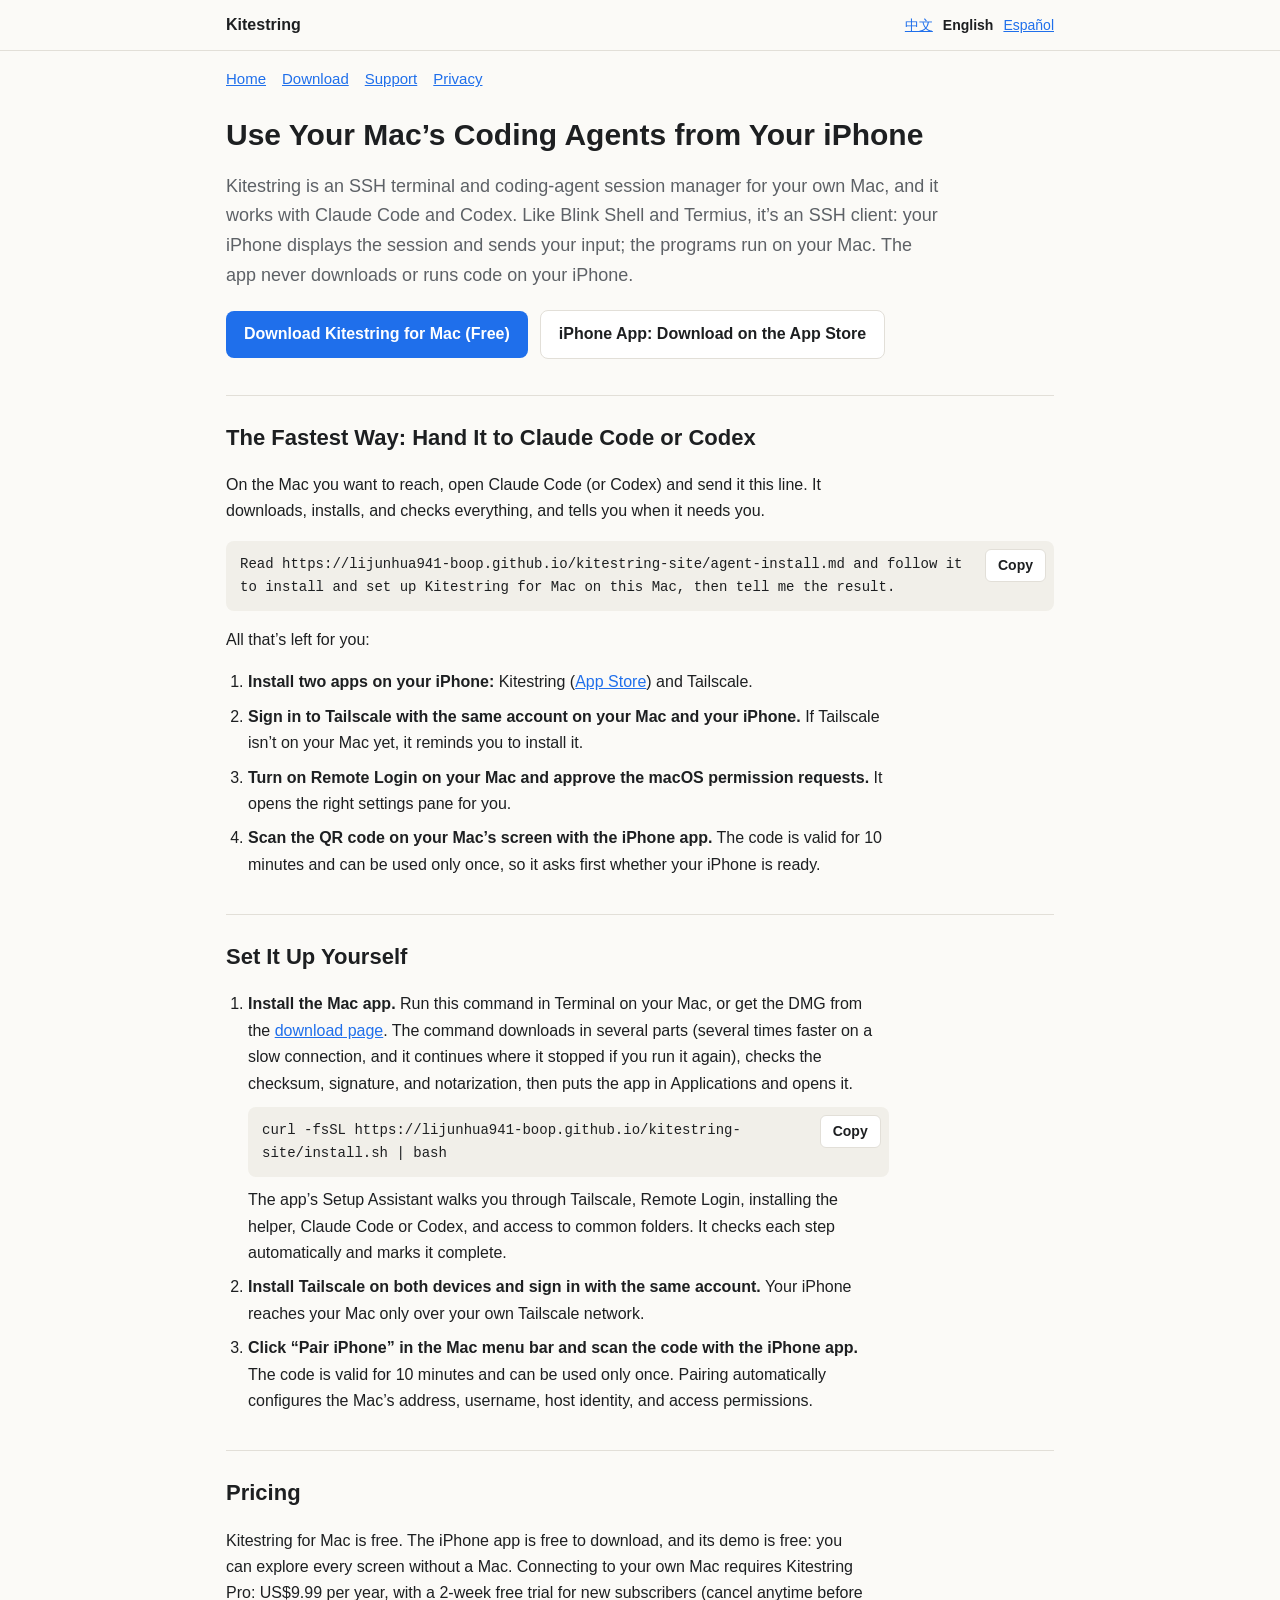
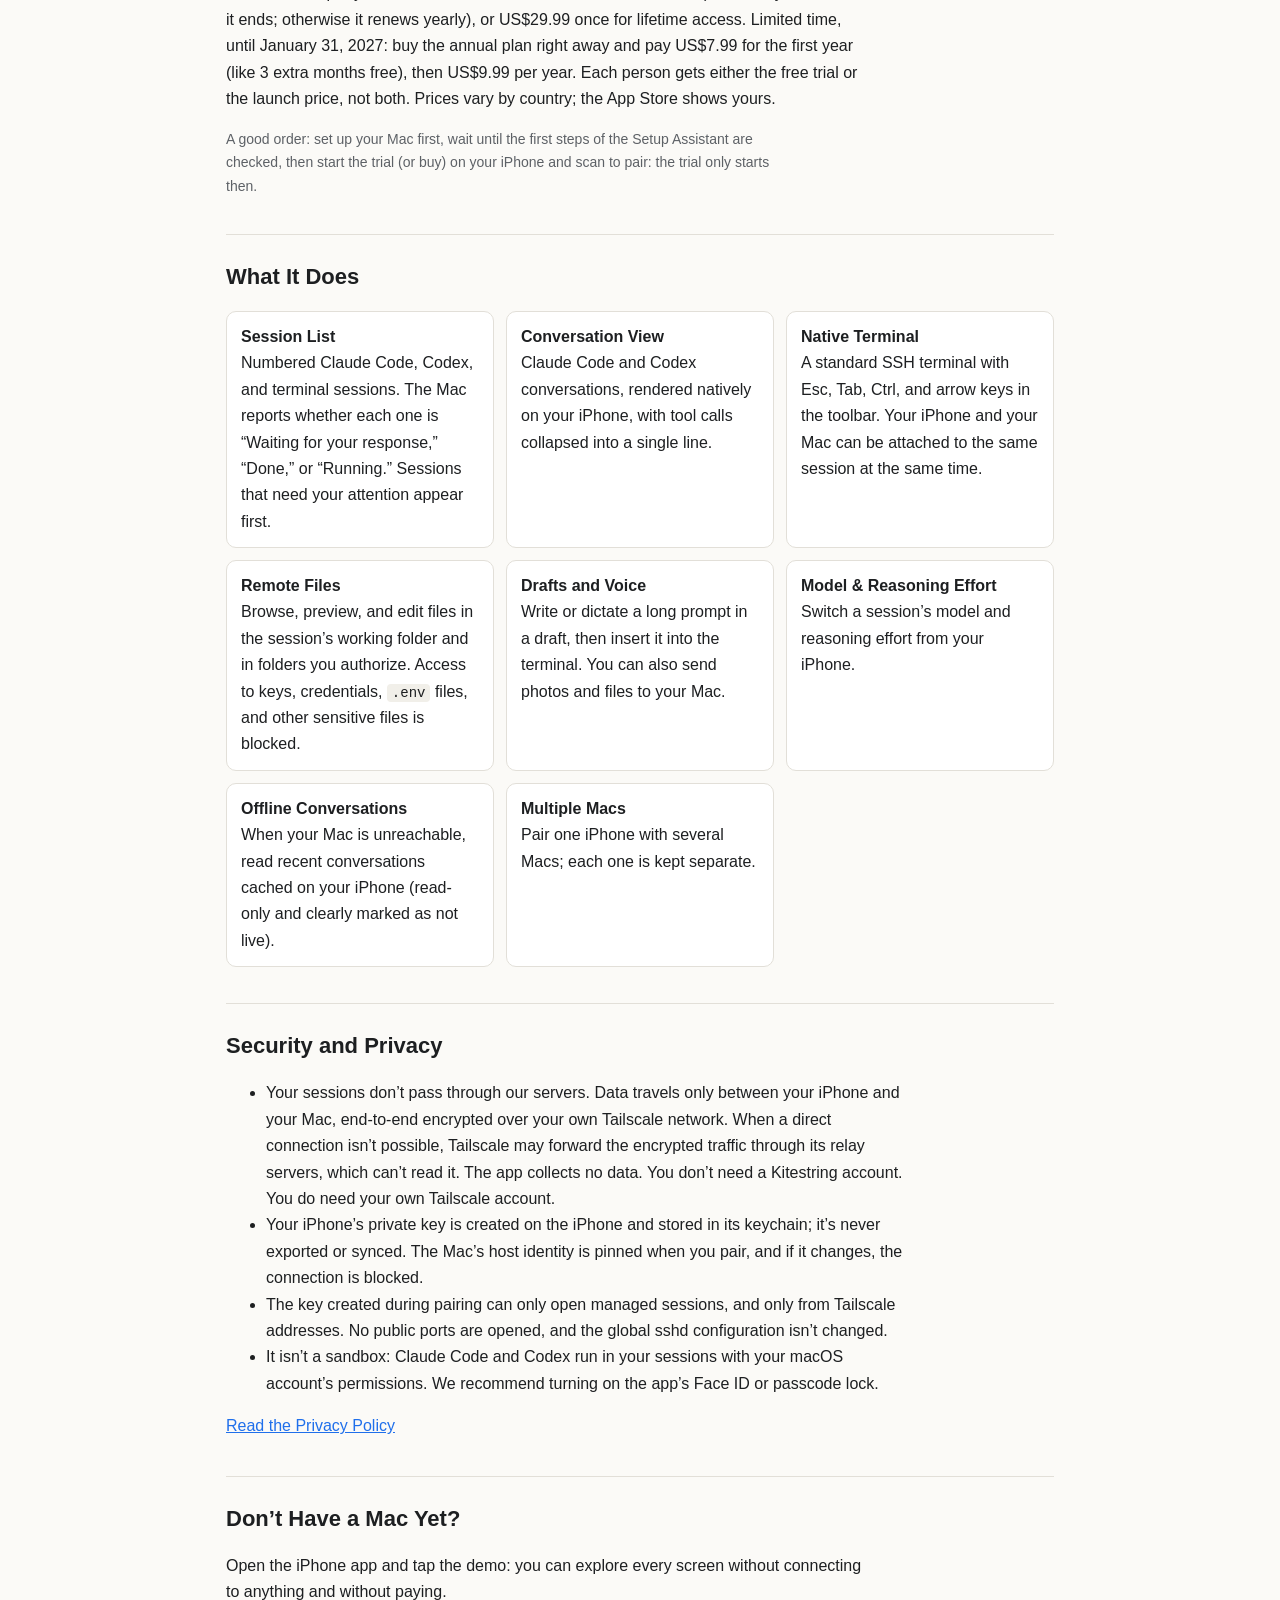
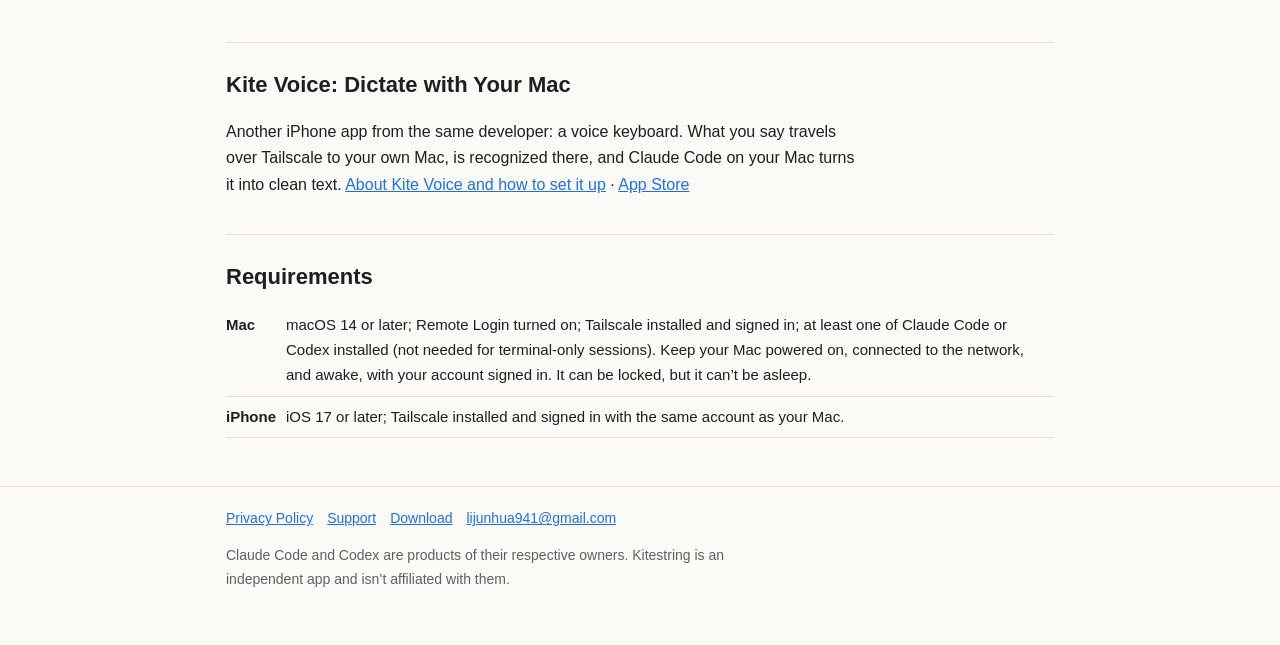
<file: index.html>
<!doctype html>
<html lang="en">
<head>
<meta charset="utf-8">
<meta name="viewport" content="width=device-width, initial-scale=1">
<title>Kitestring</title>
<meta name="description" data-zh="Kitestring：连接你自己 Mac 的 SSH 终端与编程助手会话管理，支持 Claude Code 和 Codex。" data-es="Kitestring: un terminal SSH y gestor de sesiones de agentes de programación para tu propio Mac. Funciona con Claude Code y Codex." content="Kitestring: an SSH terminal and coding-agent session manager for your own Mac. Works with Claude Code and Codex.">
<link rel="canonical" href="https://lijunhua941-boop.github.io/kitestring-site/">
<link rel="stylesheet" href="assets/site.css">
<script>
/* Language (the same script on every page; site/README.md「三语」). Order: the fragment #zh / #en / #es
   or an anchor inside a section (#es-pairing; #zh-Hans, #es-419 work too), then ?lang=, then the
   browser's preferred languages, then English. Sets <html lang> and data-lang (site.css then shows only
   that language), the page title and description, and makes every link to another page of the site carry the language.
   Nothing is stored. Without JavaScript site.css reads the fragment itself and shows English otherwise. */
(function () {
  var TAGS = { zh: "zh-Hans", en: "en", es: "es" }, root = document.documentElement, lang = "en";
  function norm(s) { s = String(s || "").toLowerCase().split(/[-_;]/)[0]; return TAGS.hasOwnProperty(s) ? s : ""; }
  function fromHash() { try { return norm(decodeURIComponent(location.hash.slice(1))); } catch (e) { return ""; } }
  function fromQuery() { var m = /[?&]lang=([^&#]*)/.exec(location.search); return m ? norm(m[1]) : ""; }
  function fromBrowser() {
    var list = (navigator.languages && navigator.languages.length) ? navigator.languages : [navigator.language];
    for (var i = 0; i < list.length; i++) { var l = norm(list[i]); if (l) return l; }
    return "";
  }
  function relink() {
    var links = document.querySelectorAll("a[href]");
    for (var i = 0; i < links.length; i++) {
      var a = links[i], href = a.getAttribute("data-href") || a.getAttribute("href");
      var cut = href.indexOf("#"), path = cut < 0 ? href : href.slice(0, cut), frag = cut < 0 ? "" : href.slice(cut + 1);
      if (cut === 0) {                                   // same-page link: mark the active language switch
        if (a.parentNode && a.parentNode.className === "langs") {
          if (frag === lang) a.setAttribute("aria-current", "true"); else a.removeAttribute("aria-current");
        }
        continue;
      }
      // Only the site's own pages: relative ("./", "../", "download/", "../privacy/"), with no fragment
      // or a bare language fragment. mailto:, https:, files (.md, .json, .dmg) and other anchors stay.
      if (/^([a-z][a-z0-9+.-]*:|\/\/)/i.test(href) || !/\/$/.test(path) || (frag && !TAGS.hasOwnProperty(frag))) continue;
      a.setAttribute("data-href", href);
      a.setAttribute("href", path + "#" + lang);
    }
  }
  function apply() {
    lang = fromHash() || fromQuery() || fromBrowser() || "en";
    root.setAttribute("data-lang", lang);
    root.setAttribute("lang", TAGS[lang]);
    var t = document.querySelector("title");
    if (t) {
      if (!t.hasAttribute("data-en")) t.setAttribute("data-en", t.textContent);
      document.title = t.getAttribute("data-" + lang) || t.getAttribute("data-en");
    }
    // The description (and any og:/twitter: title or description) the same way: data-zh / data-es
    // beside the English content, which stays in the page for readers without JavaScript.
    var metas = document.querySelectorAll('meta[name="description"], meta[property^="og:"], meta[name^="twitter:"]');
    for (var j = 0; j < metas.length; j++) {
      var m = metas[j];
      if (!m.hasAttribute("data-zh") && !m.hasAttribute("data-es")) continue;
      if (!m.hasAttribute("data-en")) m.setAttribute("data-en", m.getAttribute("content"));
      m.setAttribute("content", m.getAttribute("data-" + lang) || m.getAttribute("data-en"));
    }
    if (document.readyState !== "loading") relink();
  }
  apply();
  document.addEventListener("DOMContentLoaded", relink);
  window.addEventListener("hashchange", apply);
})();
</script>
</head>
<body>
<header class="top"><div class="wrap">
  <a class="brand" href="./">Kitestring</a>
  <span class="langs"><a href="#zh" hreflang="zh-Hans" lang="zh-Hans">中文</a><a href="#en" hreflang="en" lang="en">English</a><a href="#es" hreflang="es" lang="es">Español</a></span>
</div></header>
<main class="wrap">

<!-- ===== 简体中文（主稿） ===== -->
<section class="lang" id="zh" lang="zh-Hans" data-l="zh">
<nav class="pages"><a href="#zh">首页</a><a href="download/#zh">下载</a><a href="support/#zh">技术支持</a><a href="privacy/#zh">隐私政策</a></nav>
<h1>在 iPhone 上使用你 Mac 上的编程助手</h1>
<p class="lead">Kitestring 是连接你自己的 Mac 的 SSH 终端与编程助手会话管理器，配合 Claude Code 与 Codex 使用。和 Blink Shell、Termius 一样，它是 SSH 客户端：iPhone 显示会话、发送你的输入，程序都在你的 Mac 上运行。App 不会在 iPhone 上下载或执行代码。</p>
<div class="actions">
  <a class="button" href="download/#zh">下载 Kitestring for Mac（免费）</a>
  <a class="button secondary" href="https://apps.apple.com/app/kitestring-remote/id6832438353">iPhone App：在 App Store 下载</a>
</div>

<h2 id="zh-agent">最快的装法：交给 Claude Code 或 Codex</h2>
<p>在要连接的那台 Mac 上打开 Claude Code（或 Codex），把下面这句话发给它。下载、安装和检查都由它完成，需要你动手的地方它会告诉你。</p>
<div class="copy"><pre><code id="prompt-zh">请读取 https://lijunhua941-boop.github.io/kitestring-site/agent-install.md，按其中步骤在这台 Mac 上安装并配置 Kitestring for Mac，完成后告诉我结果。</code></pre><button type="button" data-copy="prompt-zh" data-done="已复制">复制</button></div>
<p>你自己要做的只有这几件：</p>
<ol class="steps">
  <li><strong>iPhone 上装两个 App：</strong>Kitestring（<a href="https://apps.apple.com/app/kitestring-remote/id6832438353">App Store</a>）和 Tailscale。</li>
  <li><strong>Mac 和 iPhone 的 Tailscale 登录同一个账号。</strong>Mac 上还没装 Tailscale，它会提醒你装。</li>
  <li><strong>在 Mac 上打开「远程登录」，批准 macOS 弹出的权限请求。</strong>它会替你打开对应的设置页。</li>
  <li><strong>用 iPhone App 扫 Mac 屏幕上的二维码。</strong>二维码 10 分钟内有效、只能用一次，所以它会先问你 iPhone 准备好了没有。</li>
</ol>

<h2 id="zh-manual">自己动手装</h2>
<ol class="steps">
  <li><strong>装 Mac App。</strong>在 Mac 的「终端」里运行下面这条命令，或到<a href="download/#zh">下载页</a>下载 DMG。命令会分段下载（网络慢时快几倍，中断后重新运行会接着下），核对校验值、签名与公证，再把 App 放进「应用程序」并打开。
  <div class="copy"><pre><code id="cmd-zh">curl -fsSL https://lijunhua941-boop.github.io/kitestring-site/install.sh | bash</code></pre><button type="button" data-copy="cmd-zh" data-done="已复制">复制</button></div>
  App 的「设置向导」带你逐步完成：Tailscale、远程登录、安装助手、Claude Code 或 Codex、常用文件夹授权。每一步自动检查，完成后打勾。</li>
  <li><strong>两台设备都装 Tailscale，登录同一个账号。</strong>iPhone 和 Mac 之间的连接只走你自己的 Tailscale 网络。</li>
  <li><strong>在 Mac 菜单栏点「配对 iPhone」，用 iPhone App 扫码。</strong>二维码 10 分钟内有效、只能用一次。配对会自动设置 Mac 的地址、用户名、主机身份和访问权限。</li>
</ol>

<h2 id="zh-price">价格</h2>
<p>Kitestring for Mac 免费。iPhone App 免费下载，演示模式免费：不需要 Mac，就能看到全部界面。连接你自己的 Mac 需要 Kitestring Pro：按年订阅 US$9.99，首次订阅可免费试用 2 周（结束前随时可取消，不取消就按年续订）；或一次买断 US$29.99。限时到 2027 年 1 月 31 日：直接购买年费，首年 US$7.99（相当于多送 3 个月），之后每年 US$9.99。免费试用和限时首年价每人只能享受其中一个。各地区的价格以 App Store 显示的为准。</p>
<p class="muted">建议的顺序：先在 Mac 上装好，等「设置向导」前几步都打勾，再在 iPhone 上开始试用（或购买）并扫码配对：试用从这时才开始算。</p>

<h2>能做什么</h2>
<ul class="grid">
  <li><strong>会话列表</strong><br>编号的 Claude Code、Codex 和终端会话；Mac 报告「等待你回应」「已完成」「运行中」，需要你处理的会话排在最前。</li>
  <li><strong>对话视图</strong><br>在 iPhone 上原生显示 Claude Code 与 Codex 的对话，工具调用折叠成一行。</li>
  <li><strong>原生终端</strong><br>标准 SSH 终端，工具条带 Esc、Tab、Ctrl、方向键；iPhone 和 Mac 可以同时连着同一个会话。</li>
  <li><strong>远程文件</strong><br>在会话的工作目录和你授权的文件夹里浏览、预览、编辑文件；密钥、凭证、<code>.env</code> 文件等敏感文件无法访问。</li>
  <li><strong>草稿与语音</strong><br>先在草稿里写好长提示词或用语音输入，再插入终端；也可以把照片和文件发到 Mac。</li>
  <li><strong>模型与思考深度</strong><br>在 iPhone 上切换会话使用的模型和思考深度。</li>
  <li><strong>离线对话</strong><br>连不上 Mac 时，可以阅读 iPhone 上缓存的最近对话（只读，明确标出不是实时内容）。</li>
  <li><strong>多台 Mac</strong><br>一部 iPhone 可以配对多台 Mac，各自独立。</li>
</ul>

<h2>安全与隐私</h2>
<ul>
  <li>你的会话不经过我们的服务器：数据只在你的 iPhone 与你的 Mac 之间、经你自己的 Tailscale 网络端到端加密传输；无法直连时，Tailscale 可能经它的中继服务器转发加密后的流量，中继看不到内容。App 不收集任何数据。你不需要 Kitestring 账号，但需要你自己的 Tailscale 账号。</li>
  <li>iPhone 的私钥在 iPhone 上生成，存在钥匙串里，不导出、不同步；Mac 的主机身份在配对时固定，变化即阻断连接。</li>
  <li>配对时生成的密钥只能进入受管会话，并且只接受来自 Tailscale 地址的登录；不开放公网端口、不改 sshd 全局配置。</li>
  <li>它不是沙箱：会话里的 Claude Code 与 Codex 以你的 macOS 账户权限运行。建议开启 App 的 Face ID 或设备密码锁。</li>
</ul>
<p><a href="privacy/#zh">阅读隐私政策</a></p>

<h2 id="zh-demo">还没有 Mac？</h2>
<p>打开 iPhone App，点「演示」：不需要连接任何设备，也不用付费，就能把每个界面都看一遍。</p>

<h2 id="zh-voice">Kite Voice：用你的 Mac 做语音输入</h2>
<p>同一个开发者的另一个 iPhone App：语音键盘。说话的录音经 Tailscale 送到你自己的 Mac 上识别，再由 Mac 上的 Claude Code 整理成干净的文字。<a href="voice/#zh">了解 Kite Voice 与配置方法</a> · <a href="https://apps.apple.com/app/kite-voice-ai-dictation/id6833265822">App Store</a></p>

<h2>系统要求</h2>
<table>
  <tr><th>Mac</th><td>macOS 14 或更高；打开「远程登录」；安装并登录 Tailscale；装好 Claude Code 或 Codex 至少一个（只用终端会话可以不装）。Mac 需要保持通电、联网和唤醒，并登录你的账户（可以锁屏，不能睡眠）。</td></tr>
  <tr><th>iPhone</th><td>iOS 17 或更高；安装 Tailscale 并登录与 Mac 相同的账号。</td></tr>
</table>
</section>

<!-- ===== English ===== -->
<section class="lang" id="en" lang="en" data-l="en">
<nav class="pages"><a href="#en">Home</a><a href="download/#en">Download</a><a href="support/#en">Support</a><a href="privacy/#en">Privacy</a></nav>
<h1>Use Your Mac’s Coding Agents from Your iPhone</h1>
<p class="lead">Kitestring is an SSH terminal and coding-agent session manager for your own Mac, and it works with Claude Code and Codex. Like Blink Shell and Termius, it’s an SSH client: your iPhone displays the session and sends your input; the programs run on your Mac. The app never downloads or runs code on your iPhone.</p>
<div class="actions">
  <a class="button" href="download/#en">Download Kitestring for Mac (Free)</a>
  <a class="button secondary" href="https://apps.apple.com/app/kitestring-remote/id6832438353">iPhone App: Download on the App Store</a>
</div>

<h2 id="en-agent">The Fastest Way: Hand It to Claude Code or Codex</h2>
<p>On the Mac you want to reach, open Claude Code (or Codex) and send it this line. It downloads, installs, and checks everything, and tells you when it needs you.</p>
<div class="copy"><pre><code id="prompt-en">Read https://lijunhua941-boop.github.io/kitestring-site/agent-install.md and follow it to install and set up Kitestring for Mac on this Mac, then tell me the result.</code></pre><button type="button" data-copy="prompt-en" data-done="Copied">Copy</button></div>
<p>All that’s left for you:</p>
<ol class="steps">
  <li><strong>Install two apps on your iPhone:</strong> Kitestring (<a href="https://apps.apple.com/app/kitestring-remote/id6832438353">App Store</a>) and Tailscale.</li>
  <li><strong>Sign in to Tailscale with the same account on your Mac and your iPhone.</strong> If Tailscale isn’t on your Mac yet, it reminds you to install it.</li>
  <li><strong>Turn on Remote Login on your Mac and approve the macOS permission requests.</strong> It opens the right settings pane for you.</li>
  <li><strong>Scan the QR code on your Mac’s screen with the iPhone app.</strong> The code is valid for 10 minutes and can be used only once, so it asks first whether your iPhone is ready.</li>
</ol>

<h2 id="en-manual">Set It Up Yourself</h2>
<ol class="steps">
  <li><strong>Install the Mac app.</strong> Run this command in Terminal on your Mac, or get the DMG from the <a href="download/#en">download page</a>. The command downloads in several parts (several times faster on a slow connection, and it continues where it stopped if you run it again), checks the checksum, signature, and notarization, then puts the app in Applications and opens it.
  <div class="copy"><pre><code id="cmd-en">curl -fsSL https://lijunhua941-boop.github.io/kitestring-site/install.sh | bash</code></pre><button type="button" data-copy="cmd-en" data-done="Copied">Copy</button></div>
  The app’s Setup Assistant walks you through Tailscale, Remote Login, installing the helper, Claude Code or Codex, and access to common folders. It checks each step automatically and marks it complete.</li>
  <li><strong>Install Tailscale on both devices and sign in with the same account.</strong> Your iPhone reaches your Mac only over your own Tailscale network.</li>
  <li><strong>Click “Pair iPhone” in the Mac menu bar and scan the code with the iPhone app.</strong> The code is valid for 10 minutes and can be used only once. Pairing automatically configures the Mac’s address, username, host identity, and access permissions.</li>
</ol>

<h2 id="en-price">Pricing</h2>
<p>Kitestring for Mac is free. The iPhone app is free to download, and its demo is free: you can explore every screen without a Mac. Connecting to your own Mac requires Kitestring Pro: US$9.99 per year, with a 2-week free trial for new subscribers (cancel anytime before it ends; otherwise it renews yearly), or US$29.99 once for lifetime access. Limited time, until January 31, 2027: buy the annual plan right away and pay US$7.99 for the first year (like 3 extra months free), then US$9.99 per year. Each person gets either the free trial or the launch price, not both. Prices vary by country; the App Store shows yours.</p>
<p class="muted">A good order: set up your Mac first, wait until the first steps of the Setup Assistant are checked, then start the trial (or buy) on your iPhone and scan to pair: the trial only starts then.</p>

<h2>What It Does</h2>
<ul class="grid">
  <li><strong>Session List</strong><br>Numbered Claude Code, Codex, and terminal sessions. The Mac reports whether each one is “Waiting for your response,” “Done,” or “Running.” Sessions that need your attention appear first.</li>
  <li><strong>Conversation View</strong><br>Claude Code and Codex conversations, rendered natively on your iPhone, with tool calls collapsed into a single line.</li>
  <li><strong>Native Terminal</strong><br>A standard SSH terminal with Esc, Tab, Ctrl, and arrow keys in the toolbar. Your iPhone and your Mac can be attached to the same session at the same time.</li>
  <li><strong>Remote Files</strong><br>Browse, preview, and edit files in the session’s working folder and in folders you authorize. Access to keys, credentials, <code>.env</code> files, and other sensitive files is blocked.</li>
  <li><strong>Drafts and Voice</strong><br>Write or dictate a long prompt in a draft, then insert it into the terminal. You can also send photos and files to your Mac.</li>
  <li><strong>Model &amp; Reasoning Effort</strong><br>Switch a session’s model and reasoning effort from your iPhone.</li>
  <li><strong>Offline Conversations</strong><br>When your Mac is unreachable, read recent conversations cached on your iPhone (read-only and clearly marked as not live).</li>
  <li><strong>Multiple Macs</strong><br>Pair one iPhone with several Macs; each one is kept separate.</li>
</ul>

<h2>Security and Privacy</h2>
<ul>
  <li>Your sessions don’t pass through our servers. Data travels only between your iPhone and your Mac, end-to-end encrypted over your own Tailscale network. When a direct connection isn’t possible, Tailscale may forward the encrypted traffic through its relay servers, which can’t read it. The app collects no data. You don’t need a Kitestring account. You do need your own Tailscale account.</li>
  <li>Your iPhone’s private key is created on the iPhone and stored in its keychain; it’s never exported or synced. The Mac’s host identity is pinned when you pair, and if it changes, the connection is blocked.</li>
  <li>The key created during pairing can only open managed sessions, and only from Tailscale addresses. No public ports are opened, and the global sshd configuration isn’t changed.</li>
  <li>It isn’t a sandbox: Claude Code and Codex run in your sessions with your macOS account’s permissions. We recommend turning on the app’s Face ID or passcode lock.</li>
</ul>
<p><a href="privacy/#en">Read the Privacy Policy</a></p>

<h2 id="en-demo">Don’t Have a Mac Yet?</h2>
<p>Open the iPhone app and tap the demo: you can explore every screen without connecting to anything and without paying.</p>

<h2 id="en-voice">Kite Voice: Dictate with Your Mac</h2>
<p>Another iPhone app from the same developer: a voice keyboard. What you say travels over Tailscale to your own Mac, is recognized there, and Claude Code on your Mac turns it into clean text. <a href="voice/#en">About Kite Voice and how to set it up</a> · <a href="https://apps.apple.com/app/kite-voice-ai-dictation/id6833265822">App Store</a></p>

<h2>Requirements</h2>
<table>
  <tr><th>Mac</th><td>macOS 14 or later; Remote Login turned on; Tailscale installed and signed in; at least one of Claude Code or Codex installed (not needed for terminal-only sessions). Keep your Mac powered on, connected to the network, and awake, with your account signed in. It can be locked, but it can’t be asleep.</td></tr>
  <tr><th>iPhone</th><td>iOS 17 or later; Tailscale installed and signed in with the same account as your Mac.</td></tr>
</table>
</section>

<!-- ===== Español ===== -->
<section class="lang" id="es" lang="es" data-l="es">
<nav class="pages"><a href="#es">Inicio</a><a href="download/#es">Descargar</a><a href="support/#es">Soporte</a><a href="privacy/#es">Privacidad</a></nav>
<h1>Usa los agentes de programación de tu Mac desde tu iPhone</h1>
<p class="lead">Kitestring es un terminal SSH y un gestor de sesiones de agentes de programación para tu propio Mac, compatible con Claude Code y Codex. Como Blink Shell y Termius, es un cliente SSH: tu iPhone muestra la sesión y envía lo que escribes; los programas se ejecutan en tu Mac. La app nunca descarga ni ejecuta código en tu iPhone.</p>
<div class="actions">
  <a class="button" href="download/#es">Descargar Kitestring para Mac (gratis)</a>
  <a class="button secondary" href="https://apps.apple.com/app/kitestring-remote/id6832438353">App para iPhone: descárgala en el App Store</a>
</div>

<h2 id="es-agent">La forma más rápida: déjaselo a Claude Code o Codex</h2>
<p>En el Mac al que quieres conectarte, abre Claude Code (o Codex) y envíale esta línea. Se encarga de descargar, instalar y comprobarlo todo, y te avisa cuando te necesita.</p>
<div class="copy"><pre><code id="prompt-es">Lee https://lijunhua941-boop.github.io/kitestring-site/agent-install.md y sigue sus pasos para instalar y configurar Kitestring para Mac en este Mac; después dime el resultado.</code></pre><button type="button" data-copy="prompt-es" data-done="Copiado">Copiar</button></div>
<p>Lo único que te queda a ti:</p>
<ol class="steps">
  <li><strong>Instala dos apps en tu iPhone:</strong> Kitestring (<a href="https://apps.apple.com/app/kitestring-remote/id6832438353">App Store</a>) y Tailscale.</li>
  <li><strong>Inicia sesión en Tailscale con la misma cuenta en tu Mac y en tu iPhone.</strong> Si Tailscale todavía no está en tu Mac, te recuerda instalarlo.</li>
  <li><strong>Activa Sesión remota en tu Mac y aprueba las solicitudes de permisos de macOS.</strong> Te abre el panel de ajustes correspondiente.</li>
  <li><strong>Escanea con la app del iPhone el código QR de la pantalla de tu Mac.</strong> El código es válido durante 10 minutos y solo se puede usar una vez, así que antes te pregunta si tu iPhone está listo.</li>
</ol>

<h2 id="es-manual">Configúralo tú mismo</h2>
<ol class="steps">
  <li><strong>Instala la app del Mac.</strong> Ejecuta este comando en Terminal en tu Mac, o descarga el DMG desde la <a href="download/#es">página de descarga</a>. El comando descarga en varias partes (varias veces más rápido con una conexión lenta, y continúa donde se quedó si lo ejecutas otra vez), comprueba la suma de verificación, la firma y la notarización, y después coloca la app en Aplicaciones y la abre.
  <div class="copy"><pre><code id="cmd-es">curl -fsSL https://lijunhua941-boop.github.io/kitestring-site/install.sh | bash</code></pre><button type="button" data-copy="cmd-es" data-done="Copiado">Copiar</button></div>
  El Asistente de configuración de la app te guía por Tailscale, Sesión remota, la instalación del asistente del Mac, Claude Code o Codex y el acceso a las carpetas habituales. Comprueba cada paso automáticamente y lo marca como completado.</li>
  <li><strong>Instala Tailscale en ambos dispositivos e inicia sesión con la misma cuenta.</strong> Tu iPhone se conecta a tu Mac solo a través de tu propia red de Tailscale.</li>
  <li><strong>Haz clic en «Vincular iPhone» en la barra de menús del Mac y escanea el código con la app del iPhone.</strong> El código es válido durante 10 minutos y solo se puede usar una vez. La vinculación configura automáticamente la dirección del Mac, el nombre de usuario, la identidad del host y los permisos de acceso.</li>
</ol>

<h2 id="es-price">Precio</h2>
<p>Kitestring para Mac es gratis. La app del iPhone se descarga gratis y su demostración es gratuita: puedes explorar todas las pantallas sin un Mac. Para conectarte a tu propio Mac necesitas Kitestring Pro: 9,99 USD al año, con 2 semanas de prueba gratis para nuevos suscriptores (cancela cuando quieras antes de que termine; si no, se renueva cada año), o 29,99 USD una sola vez para acceso de por vida. Por tiempo limitado, hasta el 31 de enero de 2027: compra ya el plan anual y paga 7,99 USD el primer año (como 3 meses más gratis); después, 9,99 USD al año. Cada persona puede usar la prueba gratuita o el precio de lanzamiento, no ambos. Los precios varían según el país; el App Store muestra el tuyo.</p>
<p class="muted">Un buen orden: configura primero tu Mac, espera a que los primeros pasos del Asistente de configuración estén marcados y después empieza la prueba (o compra) en tu iPhone y escanea para vincular: la prueba empieza solo entonces.</p>

<h2>Qué hace</h2>
<ul class="grid">
  <li><strong>Lista de sesiones</strong><br>Sesiones numeradas de Claude Code, Codex y terminal. El Mac indica si cada una está «Esperando tu respuesta», «Completado» o «En curso». Las sesiones que necesitan tu atención aparecen primero.</li>
  <li><strong>Vista de conversación</strong><br>Las conversaciones de Claude Code y Codex se muestran de forma nativa en tu iPhone, con las llamadas a herramientas plegadas en una sola línea.</li>
  <li><strong>Terminal nativo</strong><br>Un terminal SSH estándar con Esc, Tab, Ctrl y flechas en la barra de herramientas. Tu iPhone y tu Mac pueden estar conectados a la misma sesión al mismo tiempo.</li>
  <li><strong>Archivos remotos</strong><br>Explora, previsualiza y edita archivos en la carpeta de trabajo de la sesión y en las carpetas que autorices. El acceso a claves, credenciales, archivos <code>.env</code> y otros archivos sensibles está bloqueado.</li>
  <li><strong>Borradores y voz</strong><br>Escribe o dicta un prompt largo en un borrador y luego insértalo en el terminal. También puedes enviar fotos y archivos a tu Mac.</li>
  <li><strong>Modelo y nivel de razonamiento</strong><br>Cambia el modelo y el nivel de razonamiento de una sesión desde tu iPhone.</li>
  <li><strong>Conversaciones sin conexión</strong><br>Cuando no puedas conectarte a tu Mac, lee las conversaciones recientes guardadas en tu iPhone (solo lectura y con una marca clara de que no están en vivo).</li>
  <li><strong>Varios Mac</strong><br>Vincula un iPhone con varios Mac; cada uno se mantiene por separado.</li>
</ul>

<h2>Seguridad y privacidad</h2>
<ul>
  <li>Tus sesiones no pasan por nuestros servidores. Los datos solo viajan entre tu iPhone y tu Mac, cifrados de extremo a extremo por tu propia red de Tailscale. Si no es posible una conexión directa, Tailscale puede reenviar el tráfico cifrado por sus servidores de retransmisión, que no pueden leerlo. La app no recopila datos. No necesitas una cuenta de Kitestring, pero sí tu propia cuenta de Tailscale.</li>
  <li>La clave privada de tu iPhone se crea en el iPhone y se guarda en su llavero; nunca se exporta ni se sincroniza. La identidad del host del Mac se fija al vincularlo y, si cambia, la conexión se bloquea.</li>
  <li>La clave creada durante la vinculación solo puede abrir sesiones gestionadas, y solo desde direcciones de Tailscale. No se abren puertos públicos ni se cambia la configuración global de sshd.</li>
  <li>No es un entorno aislado (sandbox): Claude Code y Codex se ejecutan en tus sesiones con los permisos de tu cuenta de macOS. Te recomendamos activar el bloqueo con Face ID o código de la app.</li>
</ul>
<p><a href="privacy/#es">Lee la política de privacidad</a></p>

<h2 id="es-demo">¿Todavía no tienes un Mac?</h2>
<p>Abre la app del iPhone y toca la demostración: puedes explorar todas las pantallas sin conectarte a nada y sin pagar.</p>

<h2 id="es-voice">Kite Voice: dicta con tu Mac</h2>
<p>Otra app para iPhone del mismo desarrollador: un teclado de voz. Lo que dices viaja por Tailscale a tu propio Mac, se reconoce allí y Claude Code en tu Mac lo convierte en texto limpio. <a href="voice/#es">Qué es Kite Voice y cómo configurarlo</a> · <a href="https://apps.apple.com/app/kite-voice-ai-dictation/id6833265822">App Store</a></p>

<h2>Requisitos</h2>
<table>
  <tr><th>Mac</th><td>macOS 14 o posterior; Sesión remota activada; Tailscale instalado y con la sesión iniciada; al menos Claude Code o Codex instalado (no hace falta si solo usas sesiones de terminal). Mantén tu Mac encendido, conectado a la red y activo, con tu cuenta iniciada. Puede estar bloqueado, pero no en reposo.</td></tr>
  <tr><th>iPhone</th><td>iOS 17 o posterior; Tailscale instalado y con la sesión iniciada en la misma cuenta que tu Mac.</td></tr>
</table>
</section>

</main>
<footer><div class="wrap">
  <div data-l="zh" lang="zh-Hans">
    <a href="privacy/#zh">隐私政策</a><a href="support/#zh">技术支持</a><a href="download/#zh">下载</a><a href="mailto:lijunhua941@gmail.com">lijunhua941@gmail.com</a>
    <p>Claude Code 与 Codex 属于各自的所有者；Kitestring 是独立 App，与它们无隶属关系。</p>
  </div>
  <div data-l="en" lang="en">
    <a href="privacy/#en">Privacy Policy</a><a href="support/#en">Support</a><a href="download/#en">Download</a><a href="mailto:lijunhua941@gmail.com">lijunhua941@gmail.com</a>
    <p>Claude Code and Codex are products of their respective owners. Kitestring is an independent app and isn’t affiliated with them.</p>
  </div>
  <div data-l="es" lang="es">
    <a href="privacy/#es">Política de privacidad</a><a href="support/#es">Soporte</a><a href="download/#es">Descargar</a><a href="mailto:lijunhua941@gmail.com">lijunhua941@gmail.com</a>
    <p>Claude Code y Codex son productos de sus respectivos propietarios. Kitestring es una app independiente y no está afiliada a ellos.</p>
  </div>
</div></footer>
<script>
/* Copy buttons: <button data-copy="ID"> copies the text of the element with that id; where the
   clipboard is not available the text is selected instead. Nothing is stored or sent. */
document.addEventListener("click", function (e) {
  var b = e.target.closest ? e.target.closest("button[data-copy]") : null;
  if (!b) return;
  var el = document.getElementById(b.getAttribute("data-copy"));
  if (!el) return;
  var text = el.textContent, label = b.getAttribute("data-label") || b.textContent;
  b.setAttribute("data-label", label);
  function done() { b.textContent = b.getAttribute("data-done") || label; setTimeout(function () { b.textContent = label; }, 1600); }
  function select() { var r = document.createRange(); r.selectNodeContents(el); var s = getSelection(); s.removeAllRanges(); s.addRange(r); }
  if (navigator.clipboard && navigator.clipboard.writeText) navigator.clipboard.writeText(text).then(done, select); else select();
});
</script>
</body>
</html>
</file>
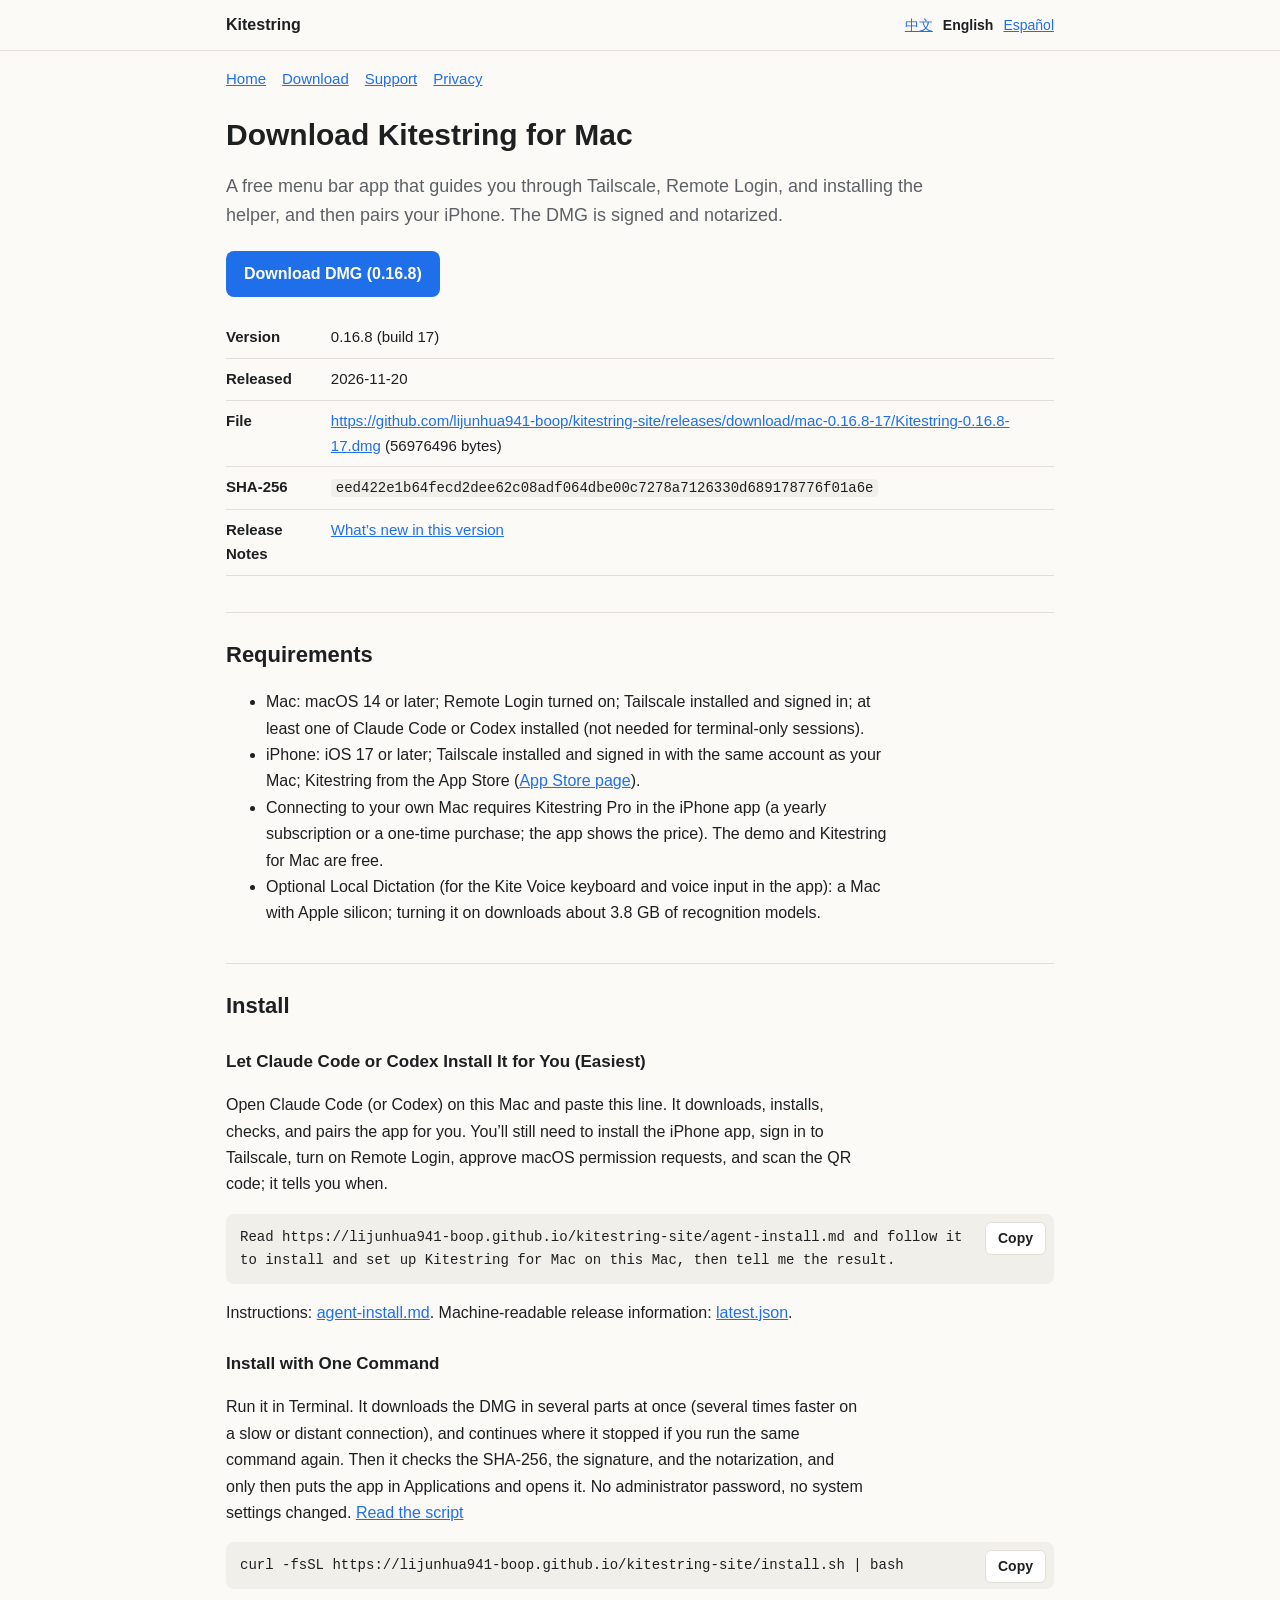
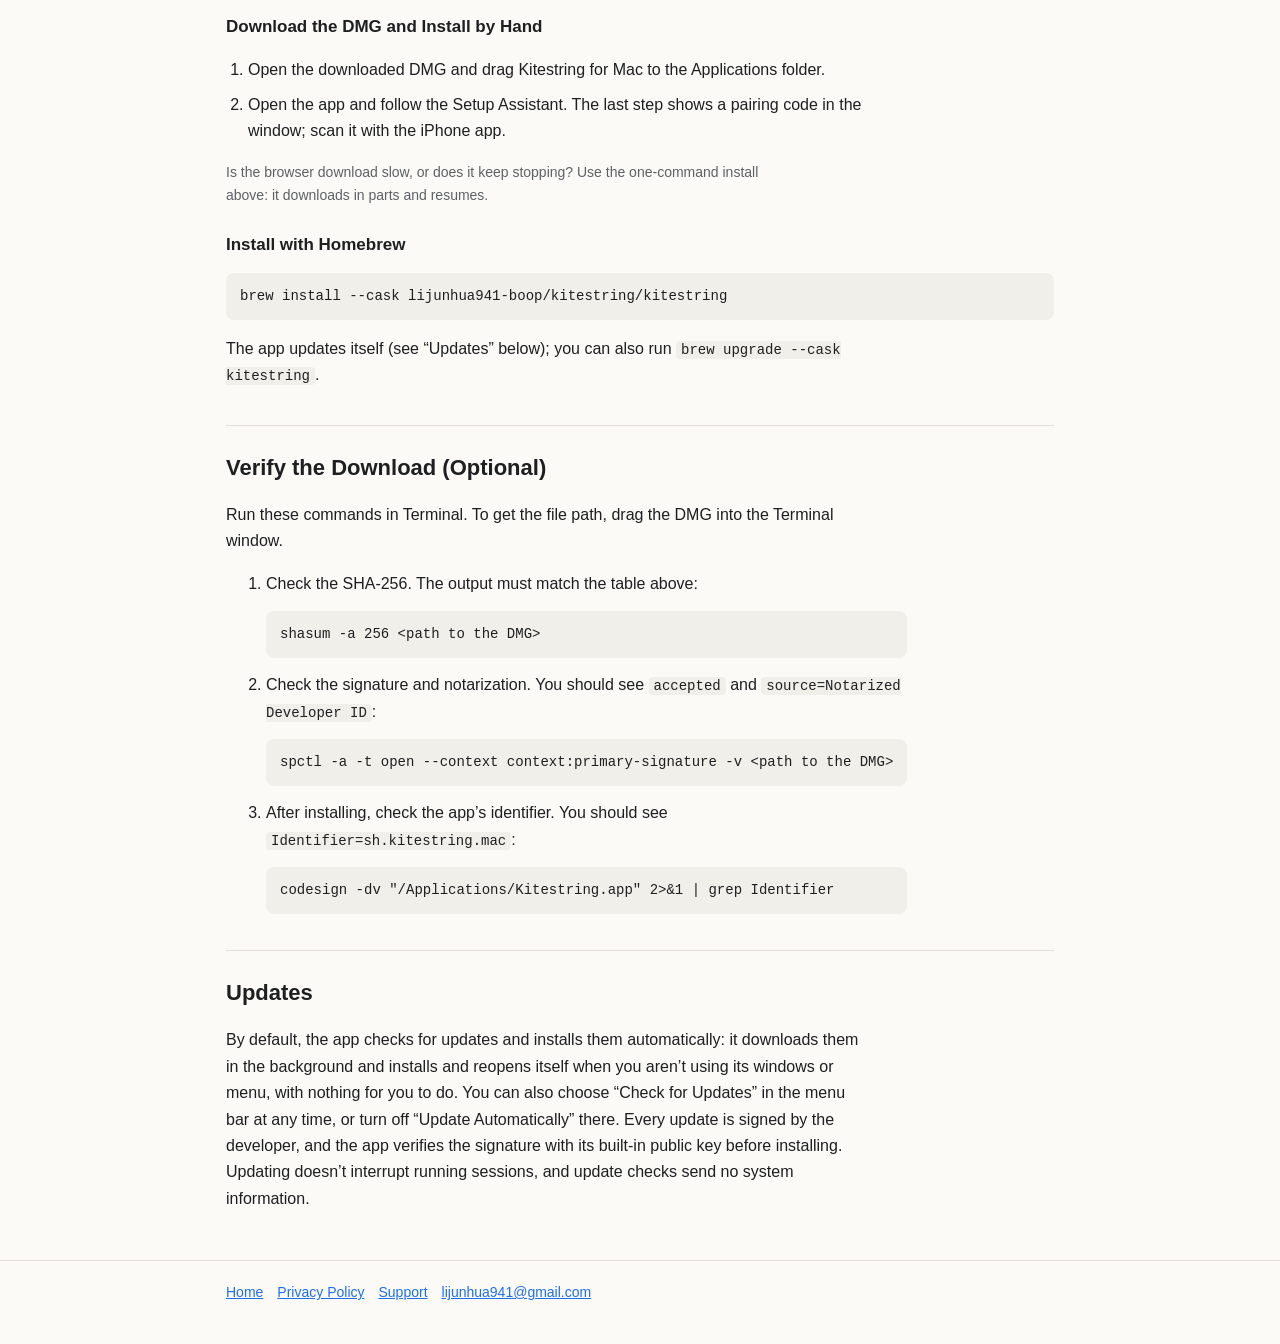
<file: download/index.html>
<!doctype html>
<html lang="en">
<head>
<meta charset="utf-8">
<meta name="viewport" content="width=device-width, initial-scale=1">
<title data-zh="下载 Kitestring for Mac" data-es="Descargar Kitestring para Mac">Download Kitestring for Mac</title>
<meta name="description" data-zh="下载 Kitestring for Mac 0.16.8：免费的 DMG，已签名并经过公证，附 SHA-256 校验值。" data-es="Descarga Kitestring para Mac 0.16.8: DMG gratuito, firmado y notarizado, con su suma de verificación SHA-256." content="Download Kitestring for Mac 0.16.8: free, signed and notarized DMG with its SHA-256 checksum.">
<link rel="canonical" href="https://lijunhua941-boop.github.io/kitestring-site/download/">
<link rel="stylesheet" href="../assets/site.css">
<script>
/* Language (the same script on every page; site/README.md「三语」). Order: the fragment #zh / #en / #es
   or an anchor inside a section (#es-pairing; #zh-Hans, #es-419 work too), then ?lang=, then the
   browser's preferred languages, then English. Sets <html lang> and data-lang (site.css then shows only
   that language), the page title and description, and makes every link to another page of the site carry the language.
   Nothing is stored. Without JavaScript site.css reads the fragment itself and shows English otherwise. */
(function () {
  var TAGS = { zh: "zh-Hans", en: "en", es: "es" }, root = document.documentElement, lang = "en";
  function norm(s) { s = String(s || "").toLowerCase().split(/[-_;]/)[0]; return TAGS.hasOwnProperty(s) ? s : ""; }
  function fromHash() { try { return norm(decodeURIComponent(location.hash.slice(1))); } catch (e) { return ""; } }
  function fromQuery() { var m = /[?&]lang=([^&#]*)/.exec(location.search); return m ? norm(m[1]) : ""; }
  function fromBrowser() {
    var list = (navigator.languages && navigator.languages.length) ? navigator.languages : [navigator.language];
    for (var i = 0; i < list.length; i++) { var l = norm(list[i]); if (l) return l; }
    return "";
  }
  function relink() {
    var links = document.querySelectorAll("a[href]");
    for (var i = 0; i < links.length; i++) {
      var a = links[i], href = a.getAttribute("data-href") || a.getAttribute("href");
      var cut = href.indexOf("#"), path = cut < 0 ? href : href.slice(0, cut), frag = cut < 0 ? "" : href.slice(cut + 1);
      if (cut === 0) {                                   // same-page link: mark the active language switch
        if (a.parentNode && a.parentNode.className === "langs") {
          if (frag === lang) a.setAttribute("aria-current", "true"); else a.removeAttribute("aria-current");
        }
        continue;
      }
      // Only the site's own pages: relative ("./", "../", "download/", "../privacy/"), with no fragment
      // or a bare language fragment. mailto:, https:, files (.md, .json, .dmg) and other anchors stay.
      if (/^([a-z][a-z0-9+.-]*:|\/\/)/i.test(href) || !/\/$/.test(path) || (frag && !TAGS.hasOwnProperty(frag))) continue;
      a.setAttribute("data-href", href);
      a.setAttribute("href", path + "#" + lang);
    }
  }
  function apply() {
    lang = fromHash() || fromQuery() || fromBrowser() || "en";
    root.setAttribute("data-lang", lang);
    root.setAttribute("lang", TAGS[lang]);
    var t = document.querySelector("title");
    if (t) {
      if (!t.hasAttribute("data-en")) t.setAttribute("data-en", t.textContent);
      document.title = t.getAttribute("data-" + lang) || t.getAttribute("data-en");
    }
    // The description (and any og:/twitter: title or description) the same way: data-zh / data-es
    // beside the English content, which stays in the page for readers without JavaScript.
    var metas = document.querySelectorAll('meta[name="description"], meta[property^="og:"], meta[name^="twitter:"]');
    for (var j = 0; j < metas.length; j++) {
      var m = metas[j];
      if (!m.hasAttribute("data-zh") && !m.hasAttribute("data-es")) continue;
      if (!m.hasAttribute("data-en")) m.setAttribute("data-en", m.getAttribute("content"));
      m.setAttribute("content", m.getAttribute("data-" + lang) || m.getAttribute("data-en"));
    }
    if (document.readyState !== "loading") relink();
  }
  apply();
  document.addEventListener("DOMContentLoaded", relink);
  window.addEventListener("hashchange", apply);
})();
</script>
</head>
<body>
<header class="top"><div class="wrap">
  <a class="brand" href="../">Kitestring</a>
  <span class="langs"><a href="#zh" hreflang="zh-Hans" lang="zh-Hans">中文</a><a href="#en" hreflang="en" lang="en">English</a><a href="#es" hreflang="es" lang="es">Español</a></span>
</div></header>
<main class="wrap">
<!-- Release values (0.16.8, https://github.com/lijunhua941-boop/kitestring-site/releases/download/mac-0.16.8-17/Kitestring-0.16.8-17.dmg, eed422e1b64fecd2dee62c08adf064dbe00c7278a7126330d689178776f01a6e …) come from the release
     step of scripts/release_mac_app.sh (stage C2); fill_placeholders.sh writes them into _out/. -->

<!-- ===== 简体中文（主稿） ===== -->
<section class="lang" id="zh" lang="zh-Hans" data-l="zh">
<nav class="pages"><a href="../#zh">首页</a><a href="#zh">下载</a><a href="../support/#zh">技术支持</a><a href="../privacy/#zh">隐私政策</a></nav>
<h1>下载 Kitestring for Mac</h1>
<p class="lead">免费的菜单栏 App：引导你完成 Tailscale、远程登录和助手安装，然后配对 iPhone。DMG 已签名并经过公证。</p>
<div class="actions"><a class="button" href="https://github.com/lijunhua941-boop/kitestring-site/releases/download/mac-0.16.8-17/Kitestring-0.16.8-17.dmg">下载 DMG（0.16.8）</a></div>
<table>
  <tr><th>版本</th><td>0.16.8（构建 17）</td></tr>
  <tr><th>发布日期</th><td>2026-11-20</td></tr>
  <tr><th>文件</th><td><a href="https://github.com/lijunhua941-boop/kitestring-site/releases/download/mac-0.16.8-17/Kitestring-0.16.8-17.dmg">https://github.com/lijunhua941-boop/kitestring-site/releases/download/mac-0.16.8-17/Kitestring-0.16.8-17.dmg</a>（56976496 字节）</td></tr>
  <tr><th>SHA-256</th><td><code>eed422e1b64fecd2dee62c08adf064dbe00c7278a7126330d689178776f01a6e</code></td></tr>
  <tr><th>发布说明</th><td><a href="https://lijunhua941-boop.github.io/kitestring-site/download/">本版更新内容</a></td></tr>
</table>

<h2>系统要求</h2>
<ul>
  <li>Mac：macOS 14 或更高；打开「远程登录」；安装并登录 Tailscale；装好 Claude Code 或 Codex 至少一个（只用终端会话可以不装）。</li>
  <li>iPhone：iOS 17 或更高；安装 Tailscale 并登录与 Mac 相同的账号；从 App Store 安装 Kitestring（<a href="https://apps.apple.com/app/kitestring-remote/id6832438353">App Store 页面</a>）。</li>
  <li>连接你自己的 Mac 需要 iPhone App 里的 Kitestring Pro（按年订阅或一次买断，App 里显示价格）；演示模式和 Kitestring for Mac 免费。</li>
  <li>可选的「本机听写」（给 Kite Voice 语音键盘和 App 里的语音输入用）：Apple 芯片的 Mac，打开时另外下载约 3.8 GB 的识别模型。</li>
</ul>

<h2 id="zh-install">安装</h2>
<h3>让 Claude Code 或 Codex 代你安装（最省事）</h3>
<p>在这台 Mac 上打开 Claude Code（或 Codex），粘贴这一句。下载、安装、检查和配对由它完成。iPhone 上装 App、登录 Tailscale、打开「远程登录」、批准 macOS 的权限请求和扫描二维码仍需要你本人操作，到时候它会告诉你：</p>
<div class="copy"><pre><code id="prompt-zh">请读取 https://lijunhua941-boop.github.io/kitestring-site/agent-install.md，按其中步骤在这台 Mac 上安装并配置 Kitestring for Mac，完成后告诉我结果。</code></pre><button type="button" data-copy="prompt-zh" data-done="已复制">复制</button></div>
<p>说明文件本身：<a href="https://lijunhua941-boop.github.io/kitestring-site/agent-install.md">agent-install.md</a>；机器可读的版本信息：<a href="https://lijunhua941-boop.github.io/kitestring-site/download/latest.json">latest.json</a>。</p>
<h3>一条命令安装</h3>
<p>在「终端」里运行。它把 DMG 分成几段同时下载（网络慢或离服务器远时能快几倍），中断后重新运行同一条命令会接着下；下载完核对 SHA-256、签名与公证，通过后才把 App 放进「应用程序」并打开。不需要管理员密码，不改系统设置。<a href="https://lijunhua941-boop.github.io/kitestring-site/install.sh">查看脚本内容</a></p>
<div class="copy"><pre><code id="cmd-zh">curl -fsSL https://lijunhua941-boop.github.io/kitestring-site/install.sh | bash</code></pre><button type="button" data-copy="cmd-zh" data-done="已复制">复制</button></div>
<h3>下载 DMG 手动安装</h3>
<ol class="steps">
  <li>打开下载的 DMG，把 Kitestring for Mac 拖进「应用程序」文件夹。</li>
  <li>打开它，按「设置向导」逐步完成；最后一步在窗口里显示配对二维码，用 iPhone App 扫码。</li>
</ol>
<p class="muted">浏览器下载很慢或总是中断？用上面的「一条命令安装」，它会分段下载并断点续传。</p>
<h3>用 Homebrew 安装</h3>
<pre><code>brew install --cask lijunhua941-boop/kitestring/kitestring</code></pre>
<p>App 会自己更新（见下面「更新」）；也可以用 <code>brew upgrade --cask kitestring</code>。</p>

<h2>校验下载的文件（可选）</h2>
<p>在「终端」里运行下面的命令。命令后的文件路径可以直接把 DMG 拖进终端窗口得到。</p>
<ol>
  <li>核对 SHA-256，输出必须与上表一致：
<pre><code>shasum -a 256 &lt;DMG 文件路径&gt;</code></pre></li>
  <li>核对签名与公证，应看到 <code>accepted</code> 和 <code>source=Notarized Developer ID</code>：
<pre><code>spctl -a -t open --context context:primary-signature -v &lt;DMG 文件路径&gt;</code></pre></li>
  <li>装好后核对 App 的标识，应看到 <code>Identifier=sh.kitestring.mac</code>：
<pre><code>codesign -dv "/Applications/Kitestring.app" 2&gt;&amp;1 | grep Identifier</code></pre></li>
</ol>

<h2>更新</h2>
<p>App 默认自动检查并自动安装更新：在后台下载，等你没在用它的窗口或菜单时安装并重新打开，不用你做什么；也可以随时在菜单栏选「检查更新」，或在菜单栏里关掉「自动更新」。每个更新都带开发者的签名，App 用内置的公钥核对签名后才安装；更新不会打断正在运行的会话，检查更新时不附带系统信息。</p>
</section>

<!-- ===== English ===== -->
<section class="lang" id="en" lang="en" data-l="en">
<nav class="pages"><a href="../#en">Home</a><a href="#en">Download</a><a href="../support/#en">Support</a><a href="../privacy/#en">Privacy</a></nav>
<h1>Download Kitestring for Mac</h1>
<p class="lead">A free menu bar app that guides you through Tailscale, Remote Login, and installing the helper, and then pairs your iPhone. The DMG is signed and notarized.</p>
<div class="actions"><a class="button" href="https://github.com/lijunhua941-boop/kitestring-site/releases/download/mac-0.16.8-17/Kitestring-0.16.8-17.dmg">Download DMG (0.16.8)</a></div>
<table>
  <tr><th>Version</th><td>0.16.8 (build 17)</td></tr>
  <tr><th>Released</th><td>2026-11-20</td></tr>
  <tr><th>File</th><td><a href="https://github.com/lijunhua941-boop/kitestring-site/releases/download/mac-0.16.8-17/Kitestring-0.16.8-17.dmg">https://github.com/lijunhua941-boop/kitestring-site/releases/download/mac-0.16.8-17/Kitestring-0.16.8-17.dmg</a> (56976496 bytes)</td></tr>
  <tr><th>SHA-256</th><td><code>eed422e1b64fecd2dee62c08adf064dbe00c7278a7126330d689178776f01a6e</code></td></tr>
  <tr><th>Release Notes</th><td><a href="https://lijunhua941-boop.github.io/kitestring-site/download/">What’s new in this version</a></td></tr>
</table>

<h2>Requirements</h2>
<ul>
  <li>Mac: macOS 14 or later; Remote Login turned on; Tailscale installed and signed in; at least one of Claude Code or Codex installed (not needed for terminal-only sessions).</li>
  <li>iPhone: iOS 17 or later; Tailscale installed and signed in with the same account as your Mac; Kitestring from the App Store (<a href="https://apps.apple.com/app/kitestring-remote/id6832438353">App Store page</a>).</li>
  <li>Connecting to your own Mac requires Kitestring Pro in the iPhone app (a yearly subscription or a one-time purchase; the app shows the price). The demo and Kitestring for Mac are free.</li>
  <li>Optional Local Dictation (for the Kite Voice keyboard and voice input in the app): a Mac with Apple silicon; turning it on downloads about 3.8 GB of recognition models.</li>
</ul>

<h2 id="en-install">Install</h2>
<h3>Let Claude Code or Codex Install It for You (Easiest)</h3>
<p>Open Claude Code (or Codex) on this Mac and paste this line. It downloads, installs, checks, and pairs the app for you. You’ll still need to install the iPhone app, sign in to Tailscale, turn on Remote Login, approve macOS permission requests, and scan the QR code; it tells you when.</p>
<div class="copy"><pre><code id="prompt-en">Read https://lijunhua941-boop.github.io/kitestring-site/agent-install.md and follow it to install and set up Kitestring for Mac on this Mac, then tell me the result.</code></pre><button type="button" data-copy="prompt-en" data-done="Copied">Copy</button></div>
<p>Instructions: <a href="https://lijunhua941-boop.github.io/kitestring-site/agent-install.md">agent-install.md</a>. Machine-readable release information: <a href="https://lijunhua941-boop.github.io/kitestring-site/download/latest.json">latest.json</a>.</p>
<h3>Install with One Command</h3>
<p>Run it in Terminal. It downloads the DMG in several parts at once (several times faster on a slow or distant connection), and continues where it stopped if you run the same command again. Then it checks the SHA-256, the signature, and the notarization, and only then puts the app in Applications and opens it. No administrator password, no system settings changed. <a href="https://lijunhua941-boop.github.io/kitestring-site/install.sh">Read the script</a></p>
<div class="copy"><pre><code id="cmd-en">curl -fsSL https://lijunhua941-boop.github.io/kitestring-site/install.sh | bash</code></pre><button type="button" data-copy="cmd-en" data-done="Copied">Copy</button></div>
<h3>Download the DMG and Install by Hand</h3>
<ol class="steps">
  <li>Open the downloaded DMG and drag Kitestring for Mac to the Applications folder.</li>
  <li>Open the app and follow the Setup Assistant. The last step shows a pairing code in the window; scan it with the iPhone app.</li>
</ol>
<p class="muted">Is the browser download slow, or does it keep stopping? Use the one-command install above: it downloads in parts and resumes.</p>
<h3>Install with Homebrew</h3>
<pre><code>brew install --cask lijunhua941-boop/kitestring/kitestring</code></pre>
<p>The app updates itself (see “Updates” below); you can also run <code>brew upgrade --cask kitestring</code>.</p>

<h2>Verify the Download (Optional)</h2>
<p>Run these commands in Terminal. To get the file path, drag the DMG into the Terminal window.</p>
<ol>
  <li>Check the SHA-256. The output must match the table above:
<pre><code>shasum -a 256 &lt;path to the DMG&gt;</code></pre></li>
  <li>Check the signature and notarization. You should see <code>accepted</code> and <code>source=Notarized Developer ID</code>:
<pre><code>spctl -a -t open --context context:primary-signature -v &lt;path to the DMG&gt;</code></pre></li>
  <li>After installing, check the app’s identifier. You should see <code>Identifier=sh.kitestring.mac</code>:
<pre><code>codesign -dv "/Applications/Kitestring.app" 2&gt;&amp;1 | grep Identifier</code></pre></li>
</ol>

<h2>Updates</h2>
<p>By default, the app checks for updates and installs them automatically: it downloads them in the background and installs and reopens itself when you aren’t using its windows or menu, with nothing for you to do. You can also choose “Check for Updates” in the menu bar at any time, or turn off “Update Automatically” there. Every update is signed by the developer, and the app verifies the signature with its built-in public key before installing. Updating doesn’t interrupt running sessions, and update checks send no system information.</p>
</section>

<!-- ===== Español ===== -->
<section class="lang" id="es" lang="es" data-l="es">
<nav class="pages"><a href="../#es">Inicio</a><a href="#es">Descargar</a><a href="../support/#es">Soporte</a><a href="../privacy/#es">Privacidad</a></nav>
<h1>Descargar Kitestring para Mac</h1>
<p class="lead">Una app gratuita para la barra de menús que te guía por Tailscale, Sesión remota y la instalación del asistente del Mac, y después vincula tu iPhone. El DMG está firmado y notarizado.</p>
<div class="actions"><a class="button" href="https://github.com/lijunhua941-boop/kitestring-site/releases/download/mac-0.16.8-17/Kitestring-0.16.8-17.dmg">Descargar DMG (0.16.8)</a></div>
<table>
  <tr><th>Versión</th><td>0.16.8 (compilación 17)</td></tr>
  <tr><th>Fecha de publicación</th><td>2026-11-20</td></tr>
  <tr><th>Archivo</th><td><a href="https://github.com/lijunhua941-boop/kitestring-site/releases/download/mac-0.16.8-17/Kitestring-0.16.8-17.dmg">https://github.com/lijunhua941-boop/kitestring-site/releases/download/mac-0.16.8-17/Kitestring-0.16.8-17.dmg</a> (56976496 bytes)</td></tr>
  <tr><th>SHA-256</th><td><code>eed422e1b64fecd2dee62c08adf064dbe00c7278a7126330d689178776f01a6e</code></td></tr>
  <tr><th>Notas de la versión</th><td><a href="https://lijunhua941-boop.github.io/kitestring-site/download/">Novedades de esta versión</a></td></tr>
</table>

<h2>Requisitos</h2>
<ul>
  <li>Mac: macOS 14 o posterior; Sesión remota activada; Tailscale instalado y con la sesión iniciada; al menos Claude Code o Codex instalado (no hace falta si solo usas sesiones de terminal).</li>
  <li>iPhone: iOS 17 o posterior; Tailscale instalado y con la sesión iniciada en la misma cuenta que tu Mac; Kitestring instalado desde el App Store (<a href="https://apps.apple.com/app/kitestring-remote/id6832438353">página del App Store</a>).</li>
  <li>Para conectarte a tu propio Mac necesitas Kitestring Pro en la app del iPhone (suscripción anual o compra única; la app muestra el precio). La demostración y Kitestring para Mac son gratis.</li>
  <li>Dictado local opcional (para el teclado Kite Voice y la entrada de voz de la app): un Mac con chip de Apple; al activarlo se descargan unos 3,8 GB de modelos de reconocimiento.</li>
</ul>

<h2 id="es-install">Instalación</h2>
<h3>Deja que Claude Code o Codex lo instale por ti (lo más fácil)</h3>
<p>Abre Claude Code (o Codex) en este Mac y pega esta línea. Se encarga de descargar, instalar, comprobar y vincular la app. Tú tendrás que instalar la app del iPhone, iniciar sesión en Tailscale, activar Sesión remota, aprobar las solicitudes de permisos de macOS y escanear el código QR; te avisa cuando toca.</p>
<div class="copy"><pre><code id="prompt-es">Lee https://lijunhua941-boop.github.io/kitestring-site/agent-install.md y sigue sus pasos para instalar y configurar Kitestring para Mac en este Mac; después dime el resultado.</code></pre><button type="button" data-copy="prompt-es" data-done="Copiado">Copiar</button></div>
<p>Instrucciones: <a href="https://lijunhua941-boop.github.io/kitestring-site/agent-install.md">agent-install.md</a>. Información de la versión en formato legible por máquina: <a href="https://lijunhua941-boop.github.io/kitestring-site/download/latest.json">latest.json</a>.</p>
<h3>Instalar con un solo comando</h3>
<p>Ejecútalo en Terminal. Descarga el DMG en varias partes a la vez (varias veces más rápido con una conexión lenta o lejana) y continúa donde se quedó si ejecutas el mismo comando otra vez. Después comprueba el SHA-256, la firma y la notarización, y solo entonces coloca la app en Aplicaciones y la abre. No pide contraseña de administrador ni cambia ajustes del sistema. <a href="https://lijunhua941-boop.github.io/kitestring-site/install.sh">Ver el script</a></p>
<div class="copy"><pre><code id="cmd-es">curl -fsSL https://lijunhua941-boop.github.io/kitestring-site/install.sh | bash</code></pre><button type="button" data-copy="cmd-es" data-done="Copiado">Copiar</button></div>
<h3>Descargar el DMG e instalar a mano</h3>
<ol class="steps">
  <li>Abre el DMG descargado y arrastra Kitestring para Mac a la carpeta Aplicaciones.</li>
  <li>Abre la app y sigue el Asistente de configuración. El último paso muestra un código de vinculación en la ventana; escanéalo con la app del iPhone.</li>
</ol>
<p class="muted">¿La descarga del navegador va lenta o se corta? Usa la instalación con un solo comando de arriba: descarga por partes y reanuda.</p>
<h3>Instalar con Homebrew</h3>
<pre><code>brew install --cask lijunhua941-boop/kitestring/kitestring</code></pre>
<p>La app se actualiza sola (consulta «Actualizaciones» más abajo); también puedes ejecutar <code>brew upgrade --cask kitestring</code>.</p>

<h2>Verificar la descarga (opcional)</h2>
<p>Ejecuta estos comandos en Terminal. Para obtener la ruta del archivo, arrastra el DMG a la ventana de Terminal.</p>
<ol>
  <li>Comprueba el SHA-256. El resultado debe coincidir con la tabla de arriba:
<pre><code>shasum -a 256 &lt;ruta del DMG&gt;</code></pre></li>
  <li>Comprueba la firma y la notarización. Deberías ver <code>accepted</code> y <code>source=Notarized Developer ID</code>:
<pre><code>spctl -a -t open --context context:primary-signature -v &lt;ruta del DMG&gt;</code></pre></li>
  <li>Después de instalarla, comprueba el identificador de la app. Deberías ver <code>Identifier=sh.kitestring.mac</code>:
<pre><code>codesign -dv "/Applications/Kitestring.app" 2&gt;&amp;1 | grep Identifier</code></pre></li>
</ol>

<h2>Actualizaciones</h2>
<p>De forma predeterminada, la app busca e instala las actualizaciones automáticamente: las descarga en segundo plano y se instala y vuelve a abrir cuando no estás usando sus ventanas ni su menú, sin que tengas que hacer nada. También puedes elegir «Buscar actualizaciones» en la barra de menús en cualquier momento, o desactivar ahí «Actualizar automáticamente». Cada actualización está firmada por el desarrollador, y la app verifica la firma con su clave pública integrada antes de instalarla. Actualizar no interrumpe las sesiones en curso, y la búsqueda de actualizaciones no envía información del sistema.</p>
</section>

</main>
<footer><div class="wrap">
  <div data-l="zh" lang="zh-Hans"><a href="../#zh">首页</a><a href="../privacy/#zh">隐私政策</a><a href="../support/#zh">技术支持</a><a href="mailto:lijunhua941@gmail.com">lijunhua941@gmail.com</a></div>
  <div data-l="en" lang="en"><a href="../#en">Home</a><a href="../privacy/#en">Privacy Policy</a><a href="../support/#en">Support</a><a href="mailto:lijunhua941@gmail.com">lijunhua941@gmail.com</a></div>
  <div data-l="es" lang="es"><a href="../#es">Inicio</a><a href="../privacy/#es">Política de privacidad</a><a href="../support/#es">Soporte</a><a href="mailto:lijunhua941@gmail.com">lijunhua941@gmail.com</a></div>
</div></footer>
<script>
/* Copy buttons: <button data-copy="ID"> copies the text of the element with that id; where the
   clipboard is not available the text is selected instead. Nothing is stored or sent. */
document.addEventListener("click", function (e) {
  var b = e.target.closest ? e.target.closest("button[data-copy]") : null;
  if (!b) return;
  var el = document.getElementById(b.getAttribute("data-copy"));
  if (!el) return;
  var text = el.textContent, label = b.getAttribute("data-label") || b.textContent;
  b.setAttribute("data-label", label);
  function done() { b.textContent = b.getAttribute("data-done") || label; setTimeout(function () { b.textContent = label; }, 1600); }
  function select() { var r = document.createRange(); r.selectNodeContents(el); var s = getSelection(); s.removeAllRanges(); s.addRange(r); }
  if (navigator.clipboard && navigator.clipboard.writeText) navigator.clipboard.writeText(text).then(done, select); else select();
});
</script>
</body>
</html>
</file>
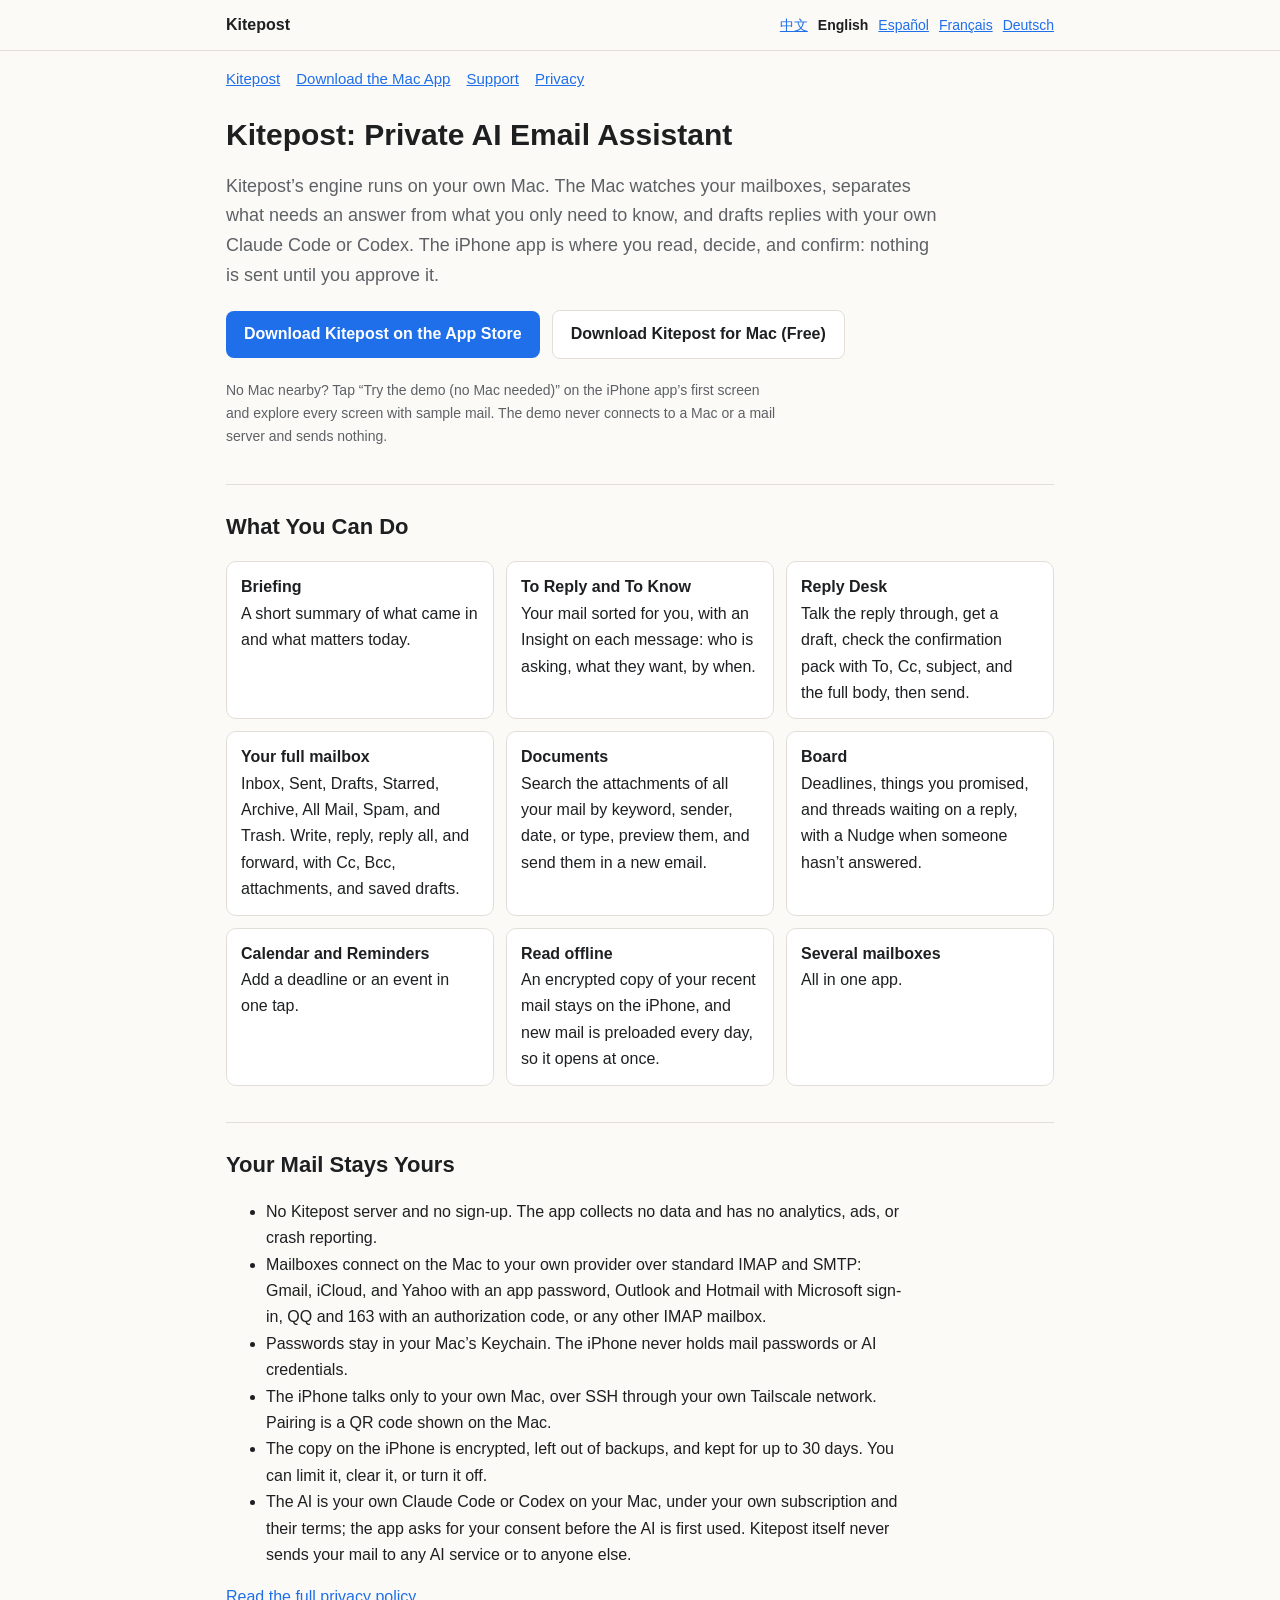
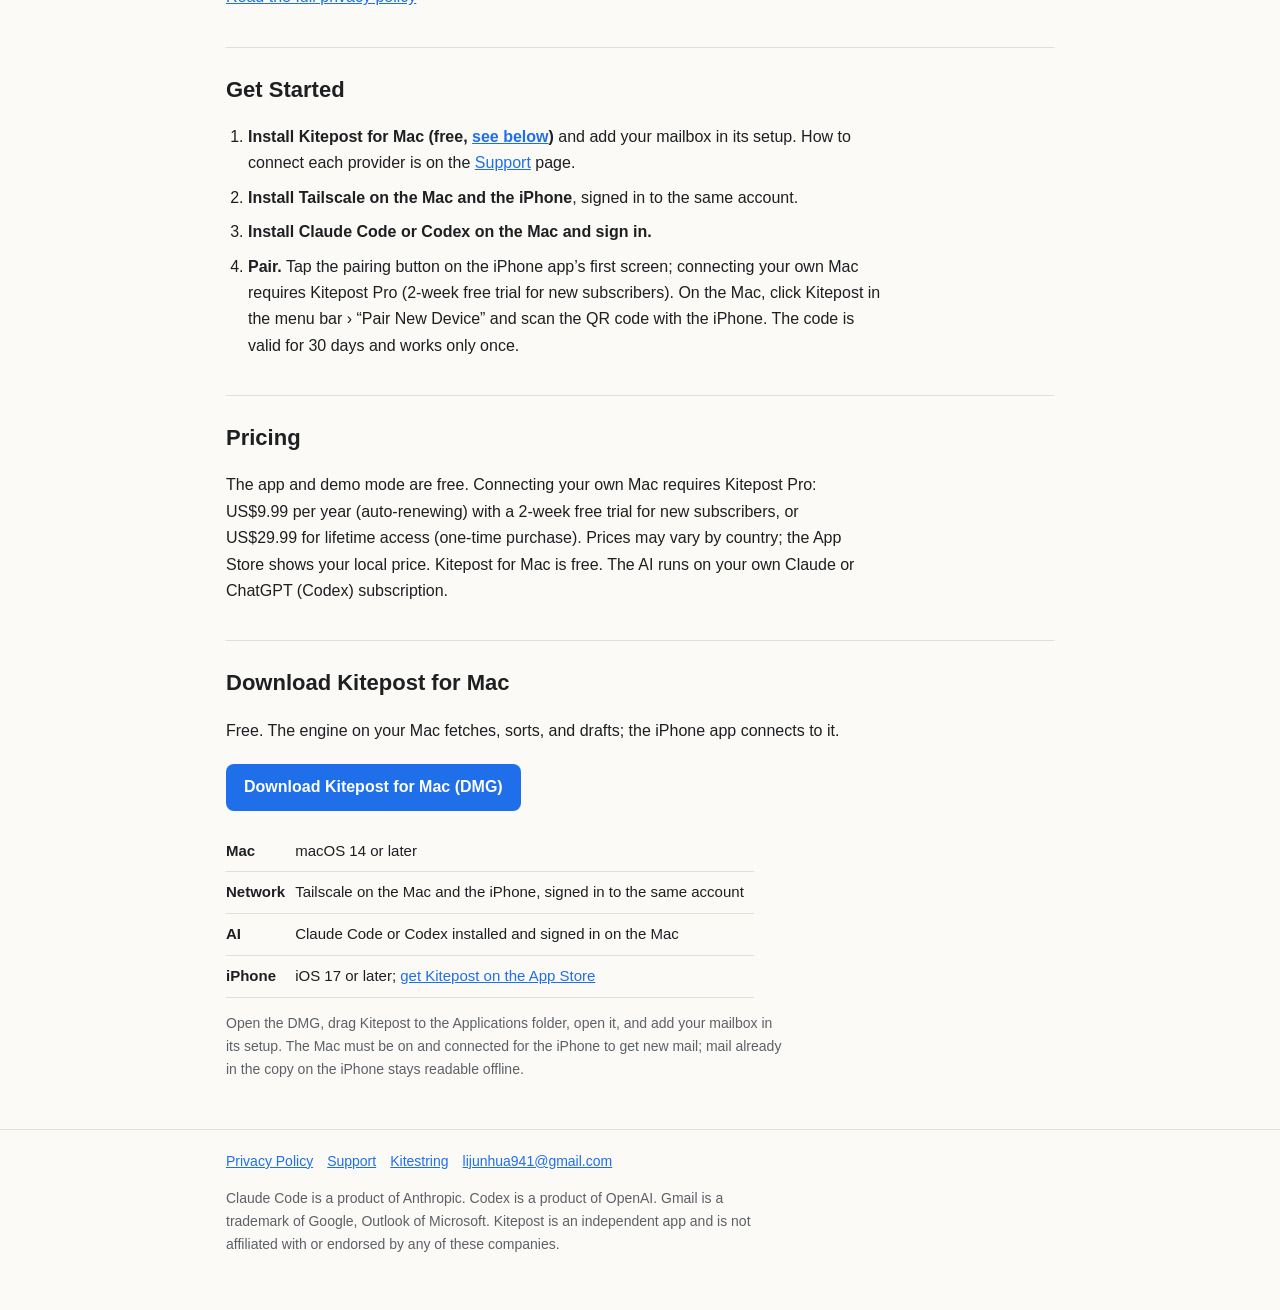
<file: kitepost/index.html>
<!doctype html>
<html lang="en">
<head>
<meta charset="utf-8">
<meta name="viewport" content="width=device-width, initial-scale=1">
<title data-zh="Kitepost：AI 邮件助理，你确认后才发出" data-es="Kitepost: asistente de correo con IA" data-fr="Kitepost : assistant e-mail IA privé" data-de="Kitepost: privater KI-E-Mail-Assistent">Kitepost: Private AI Email Assistant</title>
<meta name="description" data-zh="Kitepost 的引擎运行在你自己的 Mac 上：把邮件分成「要回复」和「要知道」，写简报，用你自己的 Claude Code 或 Codex 起草回信；你在 iPhone 上确认后才发出。" data-es="El motor de Kitepost funciona en tu propio Mac: ordena el correo en Por responder y Para saber, prepara resúmenes y redacta respuestas con tu propio Claude Code o Codex; nada se envía hasta que lo confirmas en el iPhone." data-fr="Le moteur de Kitepost tourne sur votre propre Mac : il trie vos e-mails en « À répondre » et « À savoir », prépare une synthèse et rédige les réponses avec votre propre Claude Code ou Codex ; rien ne part avant votre validation sur l'iPhone." data-de="Die Engine von Kitepost läuft auf deinem eigenen Mac: Sie sortiert E-Mails in „Zu beantworten“ und „Zur Info“, schreibt Briefings und entwirft Antworten mit deinem eigenen Claude Code oder Codex; gesendet wird erst, wenn du auf dem iPhone bestätigst." content="Kitepost's engine runs on your own Mac: it sorts mail into To Reply and To Know, writes briefings and drafts replies with your own Claude Code or Codex. Nothing is sent until you confirm on the iPhone.">
<link rel="canonical" href="https://lijunhua941-boop.github.io/kitestring-site/kitepost/">
<link rel="stylesheet" href="site.css">
<script>
/* Language (the Kitepost pages' copy of the site script; site/README.md「三语」, five languages here).
   Order: the fragment #zh / #en / #es / #fr / #de or an anchor inside a section (#fr-pairing; #zh-Hans,
   #es-419, #de-CH work too), then ?lang=, then the browser's preferred languages, then English. A
   language this page has no section for falls back to English. Sets <html lang> and data-lang (site.css
   then shows only that language), the page title and description, and makes every link to another page
   of the site carry the language (pages that only have zh/en/es show English for #fr/#de). Nothing is stored. Without JavaScript site.css reads the fragment itself. */
(function () {
  var TAGS = { zh: "zh-Hans", en: "en", es: "es", fr: "fr", de: "de" }, root = document.documentElement, lang = "en";
  function norm(s) { s = String(s || "").toLowerCase().split(/[-_;]/)[0]; return TAGS.hasOwnProperty(s) ? s : ""; }
  function fromHash() { try { return norm(decodeURIComponent(location.hash.slice(1))); } catch (e) { return ""; } }
  function fromQuery() { var m = /[?&]lang=([^&#]*)/.exec(location.search); return m ? norm(m[1]) : ""; }
  function fromBrowser() {
    var list = (navigator.languages && navigator.languages.length) ? navigator.languages : [navigator.language];
    for (var i = 0; i < list.length; i++) { var l = norm(list[i]); if (l) return l; }
    return "";
  }
  function relink() {
    var links = document.querySelectorAll("a[href]");
    for (var i = 0; i < links.length; i++) {
      var a = links[i], href = a.getAttribute("data-href") || a.getAttribute("href");
      var cut = href.indexOf("#"), path = cut < 0 ? href : href.slice(0, cut), frag = cut < 0 ? "" : href.slice(cut + 1);
      if (cut === 0) {                                   // same-page link: mark the active language switch
        if (a.parentNode && a.parentNode.className === "langs") {
          if (frag === lang) a.setAttribute("aria-current", "true"); else a.removeAttribute("aria-current");
        }
        continue;
      }
      // Only the site's own pages: relative ("./", "../", "support/", "../privacy/"), with no fragment
      // or a bare language fragment. mailto:, https:, files and other anchors stay.
      if (/^([a-z][a-z0-9+.-]*:|\/\/)/i.test(href) || !/\/$/.test(path) || (frag && !TAGS.hasOwnProperty(frag))) continue;
      a.setAttribute("data-href", href);
      a.setAttribute("href", path + "#" + lang);
    }
  }
  function apply() {
    lang = fromHash() || fromQuery() || fromBrowser() || "en";
    // Once the page is parsed: a language without its own section on this page shows English.
    if (document.readyState !== "loading" && !document.querySelector('[data-l="' + lang + '"]')) lang = "en";
    root.setAttribute("data-lang", lang);
    root.setAttribute("lang", TAGS[lang]);
    var t = document.querySelector("title");
    if (t) {
      if (!t.hasAttribute("data-en")) t.setAttribute("data-en", t.textContent);
      document.title = t.getAttribute("data-" + lang) || t.getAttribute("data-en");
    }
    // The description (and any og:/twitter: title or description) the same way: data-zh / data-es /
    // data-fr / data-de beside the English content, which stays in the page for readers without JavaScript.
    var metas = document.querySelectorAll('meta[name="description"], meta[property^="og:"], meta[name^="twitter:"]');
    for (var j = 0; j < metas.length; j++) {
      var m = metas[j];
      if (!m.hasAttribute("data-zh") && !m.hasAttribute("data-es") && !m.hasAttribute("data-fr") && !m.hasAttribute("data-de")) continue;
      if (!m.hasAttribute("data-en")) m.setAttribute("data-en", m.getAttribute("content"));
      m.setAttribute("content", m.getAttribute("data-" + lang) || m.getAttribute("data-en"));
    }
    if (document.readyState !== "loading") relink();
  }
  apply();
  document.addEventListener("DOMContentLoaded", apply);
  window.addEventListener("hashchange", apply);
})();
</script>
</head>
<body>
<header class="top"><div class="wrap">
  <a class="brand" href="./">Kitepost</a>
  <span class="langs"><a href="#zh" hreflang="zh-Hans" lang="zh-Hans">中文</a><a href="#en" hreflang="en" lang="en">English</a><a href="#es" hreflang="es" lang="es">Español</a><a href="#fr" hreflang="fr" lang="fr">Français</a><a href="#de" hreflang="de" lang="de">Deutsch</a></span>
</div></header>
<main class="wrap">

<!-- ===== 简体中文（主稿） ===== -->
<section class="lang" id="zh" lang="zh-Hans" data-l="zh">
<nav class="pages"><a href="#zh">Kitepost</a><a href="#zh-download">下载 Mac App</a><a href="support/">技术支持</a><a href="privacy/">隐私政策</a></nav>
<h1>Kitepost：AI 邮件助理，你确认后才发出</h1>
<p class="lead">Kitepost 的引擎运行在你自己的 Mac 上。Mac 替你盯着邮箱，把要回复的和只需知道的分开，再用你自己的 Claude Code 或 Codex 起草回信。iPhone App 用来看、拿主意和确认：你不点头，什么都不会发出去。</p>
<div class="actions">
  <a class="button" href="https://apps.apple.com/app/id6836148522">在 App Store 下载 Kitepost</a>
  <a class="button secondary" href="#zh-download">下载 Kitepost for Mac（免费）</a>
</div>
<p class="muted">身边没有 Mac？在 iPhone App 首屏点「试用演示（无需 Mac）」，用示例邮件体验全部界面。演示不连 Mac、不连邮箱，什么也不发。</p>

<h2 id="zh-features">你可以</h2>
<ul class="grid">
  <li><strong>简报</strong><br>今天进来了什么、什么最要紧，一页看完。</li>
  <li><strong>要回复 / 要知道</strong><br>邮件替你分好类，每封附解读：谁在问、要什么、什么时候要。</li>
  <li><strong>处理台</strong><br>先商量怎么回，拿到草稿，再核对确认包（收件人、抄送、主题、完整正文），确认后才发送。</li>
  <li><strong>完整邮箱</strong><br>收件箱、已发送、草稿、星标、归档、全部邮件、垃圾邮件、废纸篓；写信、回复、回复所有人、转发，支持抄送、密送、附件和草稿。</li>
  <li><strong>文档</strong><br>按关键词、发件人、日期或类型搜索全部邮件的附件，预览后放进新邮件发出。</li>
  <li><strong>关注板</strong><br>期限、你答应过的事、在等对方回的线程；对方迟迟没回，可以催一下。</li>
  <li><strong>日历与提醒事项</strong><br>一键把期限或日程加入日历或提醒事项。</li>
  <li><strong>离线也能看</strong><br>最近的邮件在 iPhone 上留一份加密副本，新邮件每天预先取好，打开就有。</li>
  <li><strong>多个邮箱</strong><br>一个 App 管多个邮箱。</li>
</ul>

<h2 id="zh-privacy">邮件始终是你的</h2>
<ul>
  <li>没有 Kitepost 服务器，不用注册。App 不收集任何数据，没有统计、广告和崩溃上报。</li>
  <li>邮箱在 Mac 上用标准 IMAP / SMTP 连接你自己的邮箱服务商：Gmail、iCloud、Yahoo 用应用专用密码，Outlook / Hotmail 用微软授权登录，QQ、163 用授权码，其他邮箱只要支持 IMAP 也行。</li>
  <li>密码只存在 Mac 的钥匙串里。iPhone 从不持有邮箱密码或 AI 凭据。</li>
  <li>iPhone 只和你自己的 Mac 通信：经你自己的 Tailscale 网络走 SSH，扫 Mac 上的二维码完成配对。</li>
  <li>iPhone 上的副本加密保存、不进备份、最多留 30 天，可以限制大小、一键清除或关闭。</li>
  <li>AI 是你 Mac 上自己的 Claude Code 或 Codex，用你自己的订阅，遵守它们各自的条款；第一次用 AI 前 App 会先征得你的同意。Kitepost 本身从不把你的邮件发给任何 AI 服务或任何人。</li>
</ul>
<p><a href="privacy/">阅读完整的隐私政策</a></p>

<h2 id="zh-start">上手</h2>
<ol class="steps">
  <li><strong>在 Mac 上装 Kitepost for Mac（免费，<a href="#zh-download">见下文</a>）</strong>，在它的设置里添加你的邮箱。各家邮箱怎么接入见<a href="support/">技术支持</a>。</li>
  <li><strong>Mac 和 iPhone 都装 Tailscale</strong>，登录同一个账号。</li>
  <li><strong>在 Mac 上装好并登录 Claude Code 或 Codex。</strong></li>
  <li><strong>配对。</strong>在 iPhone App 首屏点配对；连接自己的 Mac 需要 Kitepost Pro（新订阅者可免费试用 2 周）。在 Mac 菜单栏点 Kitepost ›「配对新设备」，用 iPhone 扫出现的二维码。二维码 30 天内有效，只能用一次。</li>
</ol>

<h2 id="zh-price">价格</h2>
<p>App 和演示模式免费。连接自己的 Mac 需要 Kitepost Pro：每年 US$9.99（自动续期），新订阅者可免费试用 2 周；或 US$29.99 一次性买断，永久使用。各地区价格可能不同，以 App Store 显示的当地价格为准。Kitepost for Mac 免费。AI 用的是你自己的 Claude 或 ChatGPT（Codex）订阅。</p>

<h2 id="zh-download">下载 Kitepost for Mac</h2>
<p>免费。Mac 上的引擎收信、整理、起草，iPhone App 连到它。</p>
<div class="actions">
  <a class="button" href="https://github.com/lijunhua941-boop/kitestring-site/releases/download/kitepost-1.23.0/Kitepost-1.23.0.dmg">下载 Kitepost for Mac（DMG）</a>
</div>
<table>
  <tr><th>Mac</th><td>macOS 14 或更高版本</td></tr>
  <tr><th>网络</th><td>Mac 和 iPhone 都装 Tailscale，登录同一个账号</td></tr>
  <tr><th>AI</th><td>Mac 上装好并登录 Claude Code 或 Codex</td></tr>
  <tr><th>iPhone</th><td>iOS 17 或更高版本，<a href="https://apps.apple.com/app/id6836148522">在 App Store 下载 Kitepost</a></td></tr>
</table>
<p class="muted">打开 DMG，把 Kitepost 拖进「应用程序」文件夹，然后打开它，按设置添加邮箱。Mac 要开着并联网，iPhone 才能收到新邮件；已经在手机副本里的邮件没网也能看。</p>
</section>

<!-- ===== English ===== -->
<section class="lang" id="en" lang="en" data-l="en">
<nav class="pages"><a href="#en">Kitepost</a><a href="#en-download">Download the Mac App</a><a href="support/">Support</a><a href="privacy/">Privacy</a></nav>
<h1>Kitepost: Private AI Email Assistant</h1>
<p class="lead">Kitepost’s engine runs on your own Mac. The Mac watches your mailboxes, separates what needs an answer from what you only need to know, and drafts replies with your own Claude Code or Codex. The iPhone app is where you read, decide, and confirm: nothing is sent until you approve it.</p>
<div class="actions">
  <a class="button" href="https://apps.apple.com/app/id6836148522">Download Kitepost on the App Store</a>
  <a class="button secondary" href="#en-download">Download Kitepost for Mac (Free)</a>
</div>
<p class="muted">No Mac nearby? Tap “Try the demo (no Mac needed)” on the iPhone app’s first screen and explore every screen with sample mail. The demo never connects to a Mac or a mail server and sends nothing.</p>

<h2 id="en-features">What You Can Do</h2>
<ul class="grid">
  <li><strong>Briefing</strong><br>A short summary of what came in and what matters today.</li>
  <li><strong>To Reply and To Know</strong><br>Your mail sorted for you, with an Insight on each message: who is asking, what they want, by when.</li>
  <li><strong>Reply Desk</strong><br>Talk the reply through, get a draft, check the confirmation pack with To, Cc, subject, and the full body, then send.</li>
  <li><strong>Your full mailbox</strong><br>Inbox, Sent, Drafts, Starred, Archive, All Mail, Spam, and Trash. Write, reply, reply all, and forward, with Cc, Bcc, attachments, and saved drafts.</li>
  <li><strong>Documents</strong><br>Search the attachments of all your mail by keyword, sender, date, or type, preview them, and send them in a new email.</li>
  <li><strong>Board</strong><br>Deadlines, things you promised, and threads waiting on a reply, with a Nudge when someone hasn’t answered.</li>
  <li><strong>Calendar and Reminders</strong><br>Add a deadline or an event in one tap.</li>
  <li><strong>Read offline</strong><br>An encrypted copy of your recent mail stays on the iPhone, and new mail is preloaded every day, so it opens at once.</li>
  <li><strong>Several mailboxes</strong><br>All in one app.</li>
</ul>

<h2 id="en-privacy">Your Mail Stays Yours</h2>
<ul>
  <li>No Kitepost server and no sign-up. The app collects no data and has no analytics, ads, or crash reporting.</li>
  <li>Mailboxes connect on the Mac to your own provider over standard IMAP and SMTP: Gmail, iCloud, and Yahoo with an app password, Outlook and Hotmail with Microsoft sign-in, QQ and 163 with an authorization code, or any other IMAP mailbox.</li>
  <li>Passwords stay in your Mac’s Keychain. The iPhone never holds mail passwords or AI credentials.</li>
  <li>The iPhone talks only to your own Mac, over SSH through your own Tailscale network. Pairing is a QR code shown on the Mac.</li>
  <li>The copy on the iPhone is encrypted, left out of backups, and kept for up to 30 days. You can limit it, clear it, or turn it off.</li>
  <li>The AI is your own Claude Code or Codex on your Mac, under your own subscription and their terms; the app asks for your consent before the AI is first used. Kitepost itself never sends your mail to any AI service or to anyone else.</li>
</ul>
<p><a href="privacy/">Read the full privacy policy</a></p>

<h2 id="en-start">Get Started</h2>
<ol class="steps">
  <li><strong>Install Kitepost for Mac (free, <a href="#en-download">see below</a>)</strong> and add your mailbox in its setup. How to connect each provider is on the <a href="support/">Support</a> page.</li>
  <li><strong>Install Tailscale on the Mac and the iPhone</strong>, signed in to the same account.</li>
  <li><strong>Install Claude Code or Codex on the Mac and sign in.</strong></li>
  <li><strong>Pair.</strong> Tap the pairing button on the iPhone app’s first screen; connecting your own Mac requires Kitepost Pro (2-week free trial for new subscribers). On the Mac, click Kitepost in the menu bar › “Pair New Device” and scan the QR code with the iPhone. The code is valid for 30 days and works only once.</li>
</ol>

<h2 id="en-price">Pricing</h2>
<p>The app and demo mode are free. Connecting your own Mac requires Kitepost Pro: US$9.99 per year (auto-renewing) with a 2-week free trial for new subscribers, or US$29.99 for lifetime access (one-time purchase). Prices may vary by country; the App Store shows your local price. Kitepost for Mac is free. The AI runs on your own Claude or ChatGPT (Codex) subscription.</p>

<h2 id="en-download">Download Kitepost for Mac</h2>
<p>Free. The engine on your Mac fetches, sorts, and drafts; the iPhone app connects to it.</p>
<div class="actions">
  <a class="button" href="https://github.com/lijunhua941-boop/kitestring-site/releases/download/kitepost-1.23.0/Kitepost-1.23.0.dmg">Download Kitepost for Mac (DMG)</a>
</div>
<table>
  <tr><th>Mac</th><td>macOS 14 or later</td></tr>
  <tr><th>Network</th><td>Tailscale on the Mac and the iPhone, signed in to the same account</td></tr>
  <tr><th>AI</th><td>Claude Code or Codex installed and signed in on the Mac</td></tr>
  <tr><th>iPhone</th><td>iOS 17 or later; <a href="https://apps.apple.com/app/id6836148522">get Kitepost on the App Store</a></td></tr>
</table>
<p class="muted">Open the DMG, drag Kitepost to the Applications folder, open it, and add your mailbox in its setup. The Mac must be on and connected for the iPhone to get new mail; mail already in the copy on the iPhone stays readable offline.</p>
</section>

<!-- ===== Español ===== -->
<section class="lang" id="es" lang="es" data-l="es">
<nav class="pages"><a href="#es">Kitepost</a><a href="#es-download">Descargar la app del Mac</a><a href="support/">Soporte</a><a href="privacy/">Privacidad</a></nav>
<h1>Kitepost: asistente de correo con IA</h1>
<p class="lead">El motor de Kitepost funciona en tu propio Mac. El Mac vigila tus buzones, separa lo que necesita respuesta de lo que solo debes saber y redacta borradores con tu propio Claude Code o Codex. En la app del iPhone lees, decides y confirmas: no se envía nada hasta que tú lo apruebas.</p>
<div class="actions">
  <a class="button" href="https://apps.apple.com/app/id6836148522">Descargar Kitepost en el App Store</a>
  <a class="button secondary" href="#es-download">Descargar Kitepost for Mac (gratis)</a>
</div>
<p class="muted">¿No tienes un Mac a mano? Toca «Prueba la demostración (sin Mac)» en la primera pantalla de la app del iPhone y recorre todas las pantallas con correo de ejemplo. La demostración no se conecta a ningún Mac ni servidor de correo y no envía nada.</p>

<h2 id="es-features">Qué puedes hacer</h2>
<ul class="grid">
  <li><strong>Resumen</strong><br>Lo que ha llegado y lo que importa hoy, en pocas líneas.</li>
  <li><strong>Por responder y Para saber</strong><br>Tu correo ya clasificado, con un análisis de cada mensaje: quién pregunta, qué quiere y para cuándo.</li>
  <li><strong>Mesa de respuestas</strong><br>Comenta cómo responder, recibe un borrador, revisa el paquete de confirmación con Para, Cc, asunto y cuerpo completo, y envía.</li>
  <li><strong>Tu buzón completo</strong><br>Recibidos, Enviados, Borradores, Destacados, Archivo, Todos, Spam y Papelera. Escribe, responde, responde a todos y reenvía, con Cc, Cco, adjuntos y borradores.</li>
  <li><strong>Documentos</strong><br>Busca los adjuntos de todo tu correo por palabra clave, remitente, fecha o tipo, previsualízalos y envíalos en un correo nuevo.</li>
  <li><strong>Tablero</strong><br>Plazos, lo que prometiste y conversaciones esperando respuesta, con la opción Recordar.</li>
  <li><strong>Calendario y Recordatorios</strong><br>Añade un plazo o un evento con un toque.</li>
  <li><strong>Lee sin conexión</strong><br>Una copia cifrada del correo reciente se queda en el iPhone y el correo nuevo se descarga cada día, así se abre al instante.</li>
  <li><strong>Varios buzones</strong><br>En una sola app.</li>
</ul>

<h2 id="es-privacy">Tu correo sigue siendo tuyo</h2>
<ul>
  <li>Sin servidor de Kitepost y sin registro. La app no recopila ningún dato y no tiene analítica, publicidad ni informes de fallos.</li>
  <li>Los buzones se conectan en el Mac con tu propio proveedor por IMAP y SMTP estándar: Gmail, iCloud y Yahoo con una contraseña de aplicación, Outlook y Hotmail con el inicio de sesión de Microsoft, QQ y 163 con un código de autorización, o cualquier otro buzón IMAP.</li>
  <li>Las contraseñas se quedan en el llavero de tu Mac. El iPhone nunca guarda contraseñas de correo ni credenciales de IA.</li>
  <li>El iPhone solo se comunica con tu propio Mac, por SSH a través de tu propia red Tailscale. Se vincula con un código QR que muestra el Mac.</li>
  <li>La copia en el iPhone está cifrada, no entra en las copias de seguridad y se guarda como máximo 30 días. Puedes limitarla, borrarla o desactivarla.</li>
  <li>La IA es tu propio Claude Code o Codex en tu Mac, con tu propia suscripción y sus propias condiciones; la app te pide permiso antes de usar la IA por primera vez. Kitepost nunca envía tu correo a ningún servicio de IA ni a nadie.</li>
</ul>
<p><a href="privacy/">Lee la política de privacidad completa</a></p>

<h2 id="es-start">Primeros pasos</h2>
<ol class="steps">
  <li><strong>Instala Kitepost for Mac (gratis, <a href="#es-download">ver abajo</a>)</strong> y añade tu buzón en su configuración. Cómo conectar cada proveedor está en <a href="support/">Soporte</a>.</li>
  <li><strong>Instala Tailscale en el Mac y en el iPhone</strong>, con la misma cuenta.</li>
  <li><strong>Instala Claude Code o Codex en el Mac e inicia sesión.</strong></li>
  <li><strong>Vincula.</strong> Toca el botón de vinculación en la primera pantalla de la app del iPhone; para conectar tu propio Mac necesitas Kitepost Pro (2 semanas de prueba gratis para nuevos suscriptores). En el Mac, haz clic en Kitepost en la barra de menús › «Vincular nuevo dispositivo» y escanea el código QR con el iPhone. El código es válido 30 días y solo se puede usar una vez.</li>
</ol>

<h2 id="es-price">Precio</h2>
<p>La app y el modo de demostración son gratis. Para conectar tu propio Mac necesitas Kitepost Pro: US$9.99 al año (renovación automática), con 2 semanas de prueba gratis para nuevos suscriptores, o US$29.99 por acceso permanente (pago único). Los precios pueden variar según el país; App Store muestra el precio local. Kitepost for Mac es gratis. La IA usa tu propia suscripción de Claude o de ChatGPT (Codex).</p>

<h2 id="es-download">Descargar Kitepost for Mac</h2>
<p>Gratis. El motor en tu Mac recibe, clasifica y redacta; la app del iPhone se conecta a él.</p>
<div class="actions">
  <a class="button" href="https://github.com/lijunhua941-boop/kitestring-site/releases/download/kitepost-1.23.0/Kitepost-1.23.0.dmg">Descargar Kitepost for Mac (DMG)</a>
</div>
<table>
  <tr><th>Mac</th><td>macOS 14 o posterior</td></tr>
  <tr><th>Red</th><td>Tailscale en el Mac y en el iPhone, con la misma cuenta</td></tr>
  <tr><th>IA</th><td>Claude Code o Codex instalado y con la sesión iniciada en el Mac</td></tr>
  <tr><th>iPhone</th><td>iOS 17 o posterior; <a href="https://apps.apple.com/app/id6836148522">descarga Kitepost en el App Store</a></td></tr>
</table>
<p class="muted">Abre el DMG, arrastra Kitepost a la carpeta Aplicaciones, ábrelo y añade tu buzón en su configuración. El Mac debe estar encendido y conectado para que el iPhone reciba correo nuevo; el correo que ya está en la copia del iPhone se puede leer sin conexión.</p>
</section>

<!-- ===== Français ===== -->
<section class="lang" id="fr" lang="fr" data-l="fr">
<nav class="pages"><a href="#fr">Kitepost</a><a href="#fr-download">Télécharger l’app Mac</a><a href="support/">Assistance</a><a href="privacy/">Confidentialité</a></nav>
<h1>Kitepost&nbsp;: assistant e-mail IA privé</h1>
<p class="lead">Le moteur de Kitepost tourne sur votre propre Mac. Le Mac surveille vos boîtes, distingue ce qui demande une réponse de ce qu’il suffit de savoir, et rédige les brouillons avec votre propre Claude Code ou Codex. Sur l’iPhone, vous lisez, décidez et validez&nbsp;; rien ne part sans votre accord.</p>
<div class="actions">
  <a class="button" href="https://apps.apple.com/app/id6836148522">Télécharger Kitepost sur l’App Store</a>
  <a class="button secondary" href="#fr-download">Télécharger Kitepost for Mac (gratuit)</a>
</div>
<p class="muted">Pas de Mac sous la main&nbsp;? Touchez «&nbsp;Essayer la démo (sans Mac)&nbsp;» sur le premier écran de l’app iPhone pour tout découvrir avec des e-mails d’exemple. La démo ne se connecte à aucun Mac ni serveur de messagerie et n’envoie rien.</p>

<h2 id="fr-features">Ce que vous pouvez faire</h2>
<ul class="grid">
  <li><strong>Synthèse</strong><br>Ce qui est arrivé et ce qui compte aujourd’hui, en quelques lignes.</li>
  <li><strong>À répondre et À savoir</strong><br>Vos e-mails déjà triés, avec une analyse de chaque message&nbsp;: qui demande, quoi, pour quand.</li>
  <li><strong>Bureau des réponses</strong><br>Discutez de la réponse, recevez un brouillon, vérifiez le récapitulatif à valider (À, Cc, objet, texte intégral), puis envoyez.</li>
  <li><strong>Votre messagerie complète</strong><br>Réception, Envoyés, Brouillons, Suivis, Archives, Tous les messages, Spam et Corbeille. Écrivez, répondez à un ou à tous, transférez, avec Cc, Cci, pièces jointes et brouillons.</li>
  <li><strong>Documents</strong><br>Cherchez les pièces jointes de tous vos e-mails par mot-clé, expéditeur, date ou type, prévisualisez-les et envoyez-les dans un nouvel e-mail.</li>
  <li><strong>Tableau</strong><br>Échéances, promesses et fils en attente de réponse, avec Relancer.</li>
  <li><strong>Calendrier et Rappels</strong><br>Ajoutez une échéance ou un événement d’un simple toucher.</li>
  <li><strong>Hors ligne</strong><br>Une copie chiffrée de vos e-mails récents reste sur l’iPhone, et les nouveaux sont préchargés chaque jour pour s’ouvrir aussitôt.</li>
  <li><strong>Plusieurs boîtes</strong><br>Dans une seule app.</li>
</ul>

<h2 id="fr-privacy">Vos e-mails restent à vous</h2>
<ul>
  <li>Pas de serveur Kitepost, pas d’inscription. L’app ne collecte aucune donnée et n’a ni statistiques, ni publicité, ni rapports de plantage.</li>
  <li>Les boîtes se connectent sur le Mac à votre propre fournisseur, en IMAP et SMTP standard&nbsp;: Gmail, iCloud et Yahoo avec un mot de passe d’application, Outlook et Hotmail avec la connexion Microsoft, QQ et 163 avec un code d’autorisation, ou toute autre boîte IMAP.</li>
  <li>Les mots de passe restent dans le trousseau de votre Mac. L’iPhone ne détient jamais de mot de passe de messagerie ni d’identifiants d’IA.</li>
  <li>L’iPhone ne communique qu’avec votre Mac, en SSH via votre propre réseau Tailscale&nbsp;; l’association se fait par un QR code affiché sur le Mac.</li>
  <li>La copie sur l’iPhone est chiffrée, exclue des sauvegardes et conservée 30&nbsp;jours au plus. Vous pouvez la limiter, l’effacer ou la désactiver.</li>
  <li>L’IA, c’est votre propre Claude Code ou Codex sur votre Mac, avec votre propre abonnement et selon leurs conditions&nbsp;; l’app vous demande votre accord avant la première utilisation de l’IA. Kitepost n’envoie jamais vos e-mails à un service d’IA ni à qui que ce soit.</li>
</ul>
<p><a href="privacy/">Lire la politique de confidentialité complète</a></p>

<h2 id="fr-start">Pour commencer</h2>
<ol class="steps">
  <li><strong>Installez Kitepost for Mac (gratuit, <a href="#fr-download">voir ci-dessous</a>)</strong> et ajoutez votre boîte dans sa configuration. La marche à suivre pour chaque fournisseur se trouve sur la page <a href="support/">Assistance</a>.</li>
  <li><strong>Installez Tailscale sur le Mac et l’iPhone</strong>, connectés au même compte.</li>
  <li><strong>Installez Claude Code ou Codex sur le Mac et connectez-vous.</strong></li>
  <li><strong>Associez.</strong> Touchez le bouton d’association sur le premier écran de l’app iPhone&nbsp;; connecter votre propre Mac nécessite Kitepost Pro (2&nbsp;semaines d’essai gratuit pour les nouveaux abonnés). Sur le Mac, cliquez sur Kitepost dans la barre des menus › «&nbsp;Associer un appareil&nbsp;» et scannez le QR code avec l’iPhone. Le code est valable 30&nbsp;jours et ne sert qu’une fois.</li>
</ol>

<h2 id="fr-price">Tarifs</h2>
<p>L’app et le mode démo sont gratuits. Pour connecter votre propre Mac, il faut Kitepost Pro&nbsp;: 9,99&nbsp;$&nbsp;US par an (renouvellement automatique) avec 2&nbsp;semaines d’essai gratuit pour les nouveaux abonnés, ou 29,99&nbsp;$&nbsp;US pour un accès à vie (achat unique). Les prix peuvent varier selon le pays&nbsp;; l’App Store affiche le prix local. Kitepost for Mac est gratuit. L’IA utilise votre propre abonnement Claude ou ChatGPT (Codex).</p>

<h2 id="fr-download">Télécharger Kitepost for Mac</h2>
<p>Gratuit. Le moteur sur votre Mac relève, trie et rédige&nbsp;; l’app iPhone s’y connecte.</p>
<div class="actions">
  <a class="button" href="https://github.com/lijunhua941-boop/kitestring-site/releases/download/kitepost-1.23.0/Kitepost-1.23.0.dmg">Télécharger Kitepost for Mac (DMG)</a>
</div>
<table>
  <tr><th>Mac</th><td>macOS 14 ou ultérieur</td></tr>
  <tr><th>Réseau</th><td>Tailscale sur le Mac et l’iPhone, connectés au même compte</td></tr>
  <tr><th>IA</th><td>Claude Code ou Codex installé et connecté sur le Mac</td></tr>
  <tr><th>iPhone</th><td>iOS 17 ou ultérieur&nbsp;; <a href="https://apps.apple.com/app/id6836148522">Kitepost sur l’App Store</a></td></tr>
</table>
<p class="muted">Ouvrez le DMG, faites glisser Kitepost dans le dossier Applications, ouvrez-le et ajoutez votre boîte dans sa configuration. Le Mac doit être allumé et connecté pour que l’iPhone reçoive les nouveaux e-mails&nbsp;; ceux qui sont déjà dans la copie sur l’iPhone restent lisibles hors ligne.</p>
</section>

<!-- ===== Deutsch ===== -->
<section class="lang" id="de" lang="de" data-l="de">
<nav class="pages"><a href="#de">Kitepost</a><a href="#de-download">Mac-App laden</a><a href="support/">Support</a><a href="privacy/">Datenschutz</a></nav>
<h1>Kitepost: privater KI-E-Mail-Assistent</h1>
<p class="lead">Die Engine von Kitepost läuft auf deinem eigenen Mac. Der Mac behält deine Postfächer im Blick, trennt, was eine Antwort braucht, von dem, was du nur wissen musst, und entwirft Antworten mit deinem eigenen Claude Code oder Codex. In der iPhone-App liest du, entscheidest und bestätigst: Nichts wird gesendet, bevor du zustimmst.</p>
<div class="actions">
  <a class="button" href="https://apps.apple.com/app/id6836148522">Kitepost im App Store laden</a>
  <a class="button secondary" href="#de-download">Kitepost for Mac laden (kostenlos)</a>
</div>
<p class="muted">Kein Mac in der Nähe? Tippe auf dem ersten Bildschirm der iPhone-App auf „Demo ausprobieren (ohne Mac)“ und sieh dir alles mit Beispiel-E-Mails an. Die Demo verbindet sich mit keinem Mac und keinem Mailserver und sendet nichts.</p>

<h2 id="de-features">Das kannst du tun</h2>
<ul class="grid">
  <li><strong>Briefing</strong><br>Was reingekommen ist und was heute zählt, in wenigen Zeilen.</li>
  <li><strong>Zu beantworten und Zur Info</strong><br>Deine E-Mails vorsortiert, mit einer Einordnung zu jeder Nachricht: Wer fragt, was wird gebraucht, bis wann?</li>
  <li><strong>Antwortzentrale</strong><br>Besprich die Antwort, erhalte einen Entwurf, prüfe das Bestätigungspaket mit An, Cc, Betreff und vollständigem Text und sende dann.</li>
  <li><strong>Dein komplettes Postfach</strong><br>Posteingang, Gesendet, Entwürfe, Markiert, Archiv, Alle Nachrichten, Spam und Papierkorb. Schreiben, antworten, allen antworten, weiterleiten, mit Cc, Bcc, Anhängen und Entwürfen.</li>
  <li><strong>Dokumente</strong><br>Durchsuche die Anhänge all deiner E-Mails nach Stichwort, Absender, Datum oder Typ, sieh sie an und verschicke sie in einer neuen E-Mail.</li>
  <li><strong>Übersicht</strong><br>Fristen, Zusagen und Verläufe, die auf Antwort warten, mit Nachhaken.</li>
  <li><strong>Kalender und Erinnerungen</strong><br>Frist oder Termin mit einem Tippen übernehmen.</li>
  <li><strong>Offline lesen</strong><br>Eine verschlüsselte Kopie deiner letzten E-Mails bleibt auf dem iPhone; neue werden täglich vorab geladen und öffnen sich sofort.</li>
  <li><strong>Mehrere Postfächer</strong><br>In einer App.</li>
</ul>

<h2 id="de-privacy">Deine E-Mails bleiben deine</h2>
<ul>
  <li>Kein Kitepost-Server, keine Registrierung. Die App erhebt keine Daten und hat keine Statistik, keine Werbung und keine Absturzberichte.</li>
  <li>Postfächer werden auf dem Mac über Standard-IMAP und -SMTP mit deinem eigenen Anbieter verbunden: Gmail, iCloud und Yahoo mit App-Passwort, Outlook und Hotmail mit Microsoft-Anmeldung, QQ und 163 mit Autorisierungscode oder jedes andere IMAP-Postfach.</li>
  <li>Passwörter bleiben im Schlüsselbund deines Mac. Das iPhone hat nie E-Mail-Passwörter oder KI-Zugangsdaten.</li>
  <li>Das iPhone spricht nur mit deinem Mac, per SSH über dein eigenes Tailscale-Netzwerk; gekoppelt wird per QR-Code, den der Mac anzeigt.</li>
  <li>Die Kopie auf dem iPhone ist verschlüsselt, von Backups ausgenommen und wird höchstens 30 Tage aufbewahrt. Du kannst sie begrenzen, löschen oder abschalten.</li>
  <li>Die KI ist dein eigenes Claude Code oder Codex auf deinem Mac, mit deinem eigenen Abo und nach deren Bedingungen; vor der ersten Nutzung der KI fragt die App nach deiner Zustimmung. Kitepost selbst schickt deine E-Mails nie an einen KI-Dienst oder sonst jemanden.</li>
</ul>
<p><a href="privacy/">Vollständige Datenschutzerklärung lesen</a></p>

<h2 id="de-start">Loslegen</h2>
<ol class="steps">
  <li><strong>Installiere Kitepost for Mac (kostenlos, <a href="#de-download">siehe unten</a>)</strong> und füge in der Einrichtung dein Postfach hinzu. Wie du jeden Anbieter verbindest, steht auf der <a href="support/">Support</a>-Seite.</li>
  <li><strong>Installiere Tailscale auf Mac und iPhone</strong>, mit demselben Konto angemeldet.</li>
  <li><strong>Installiere Claude Code oder Codex auf dem Mac und melde dich an.</strong></li>
  <li><strong>Koppeln.</strong> Tippe auf dem ersten Bildschirm der iPhone-App auf die Kopplungstaste; um deinen eigenen Mac zu verbinden, brauchst du Kitepost Pro (2 Wochen kostenloser Test für neue Abonnenten). Klicke auf dem Mac in der Menüleiste auf Kitepost › „Neues Gerät koppeln“ und scanne den QR-Code mit dem iPhone. Der Code gilt 30 Tage und nur einmal.</li>
</ol>

<h2 id="de-price">Preise</h2>
<p>Die App und der Demomodus sind kostenlos. Um deinen eigenen Mac zu verbinden, brauchst du Kitepost Pro: 9,99 US$ pro Jahr (automatische Verlängerung) mit 2 Wochen kostenlosem Test für neue Abonnenten oder 29,99 US$ für dauerhaften Zugang (Einmalkauf). Preise können je nach Land abweichen; der App Store zeigt deinen lokalen Preis. Kitepost for Mac ist kostenlos. Die KI nutzt dein eigenes Claude- oder ChatGPT-Abo (Codex).</p>

<h2 id="de-download">Kitepost for Mac laden</h2>
<p>Kostenlos. Die Engine auf deinem Mac holt, sortiert und entwirft; die iPhone-App verbindet sich mit ihr.</p>
<div class="actions">
  <a class="button" href="https://github.com/lijunhua941-boop/kitestring-site/releases/download/kitepost-1.23.0/Kitepost-1.23.0.dmg">Kitepost for Mac laden (DMG)</a>
</div>
<table>
  <tr><th>Mac</th><td>macOS 14 oder neuer</td></tr>
  <tr><th>Netzwerk</th><td>Tailscale auf Mac und iPhone, mit demselben Konto angemeldet</td></tr>
  <tr><th>KI</th><td>Claude Code oder Codex, auf dem Mac installiert und angemeldet</td></tr>
  <tr><th>iPhone</th><td>iOS 17 oder neuer; <a href="https://apps.apple.com/app/id6836148522">Kitepost im App Store</a></td></tr>
</table>
<p class="muted">Öffne das DMG, zieh Kitepost in den Ordner „Programme“, öffne es und füge in der Einrichtung dein Postfach hinzu. Der Mac muss eingeschaltet und verbunden sein, damit das iPhone neue E-Mails bekommt; was schon in der Kopie auf dem iPhone ist, bleibt offline lesbar.</p>
</section>

</main>
<footer><div class="wrap">
  <div data-l="zh" lang="zh-Hans">
    <a href="privacy/">隐私政策</a><a href="support/">技术支持</a><a href="../">Kitestring</a><a href="mailto:lijunhua941@gmail.com">lijunhua941@gmail.com</a>
    <p>Claude Code 是 Anthropic 的产品，Codex 是 OpenAI 的产品；Gmail 是 Google 的商标，Outlook 是 Microsoft 的商标。Kitepost 是独立开发的 App，与上述公司没有隶属或背书关系。</p>
  </div>
  <div data-l="en" lang="en">
    <a href="privacy/">Privacy Policy</a><a href="support/">Support</a><a href="../">Kitestring</a><a href="mailto:lijunhua941@gmail.com">lijunhua941@gmail.com</a>
    <p>Claude Code is a product of Anthropic. Codex is a product of OpenAI. Gmail is a trademark of Google, Outlook of Microsoft. Kitepost is an independent app and is not affiliated with or endorsed by any of these companies.</p>
  </div>
  <div data-l="es" lang="es">
    <a href="privacy/">Política de privacidad</a><a href="support/">Soporte</a><a href="../">Kitestring</a><a href="mailto:lijunhua941@gmail.com">lijunhua941@gmail.com</a>
    <p>Claude Code es un producto de Anthropic. Codex es un producto de OpenAI. Gmail es una marca de Google y Outlook, de Microsoft. Kitepost es una app independiente y no está afiliada ni respaldada por ninguna de estas empresas.</p>
  </div>
  <div data-l="fr" lang="fr">
    <a href="privacy/">Politique de confidentialité</a><a href="support/">Assistance</a><a href="../">Kitestring</a><a href="mailto:lijunhua941@gmail.com">lijunhua941@gmail.com</a>
    <p>Claude Code est un produit d’Anthropic. Codex est un produit d’OpenAI. Gmail est une marque de Google, Outlook une marque de Microsoft. Kitepost est une app indépendante, sans lien avec ces entreprises.</p>
  </div>
  <div data-l="de" lang="de">
    <a href="privacy/">Datenschutzerklärung</a><a href="support/">Support</a><a href="../">Kitestring</a><a href="mailto:lijunhua941@gmail.com">lijunhua941@gmail.com</a>
    <p>Claude Code ist ein Produkt von Anthropic. Codex ist ein Produkt von OpenAI. Gmail ist eine Marke von Google, Outlook eine Marke von Microsoft. Kitepost ist eine unabhängige App ohne Verbindung zu diesen Unternehmen.</p>
  </div>
</div></footer>
</body>
</html>
</file>
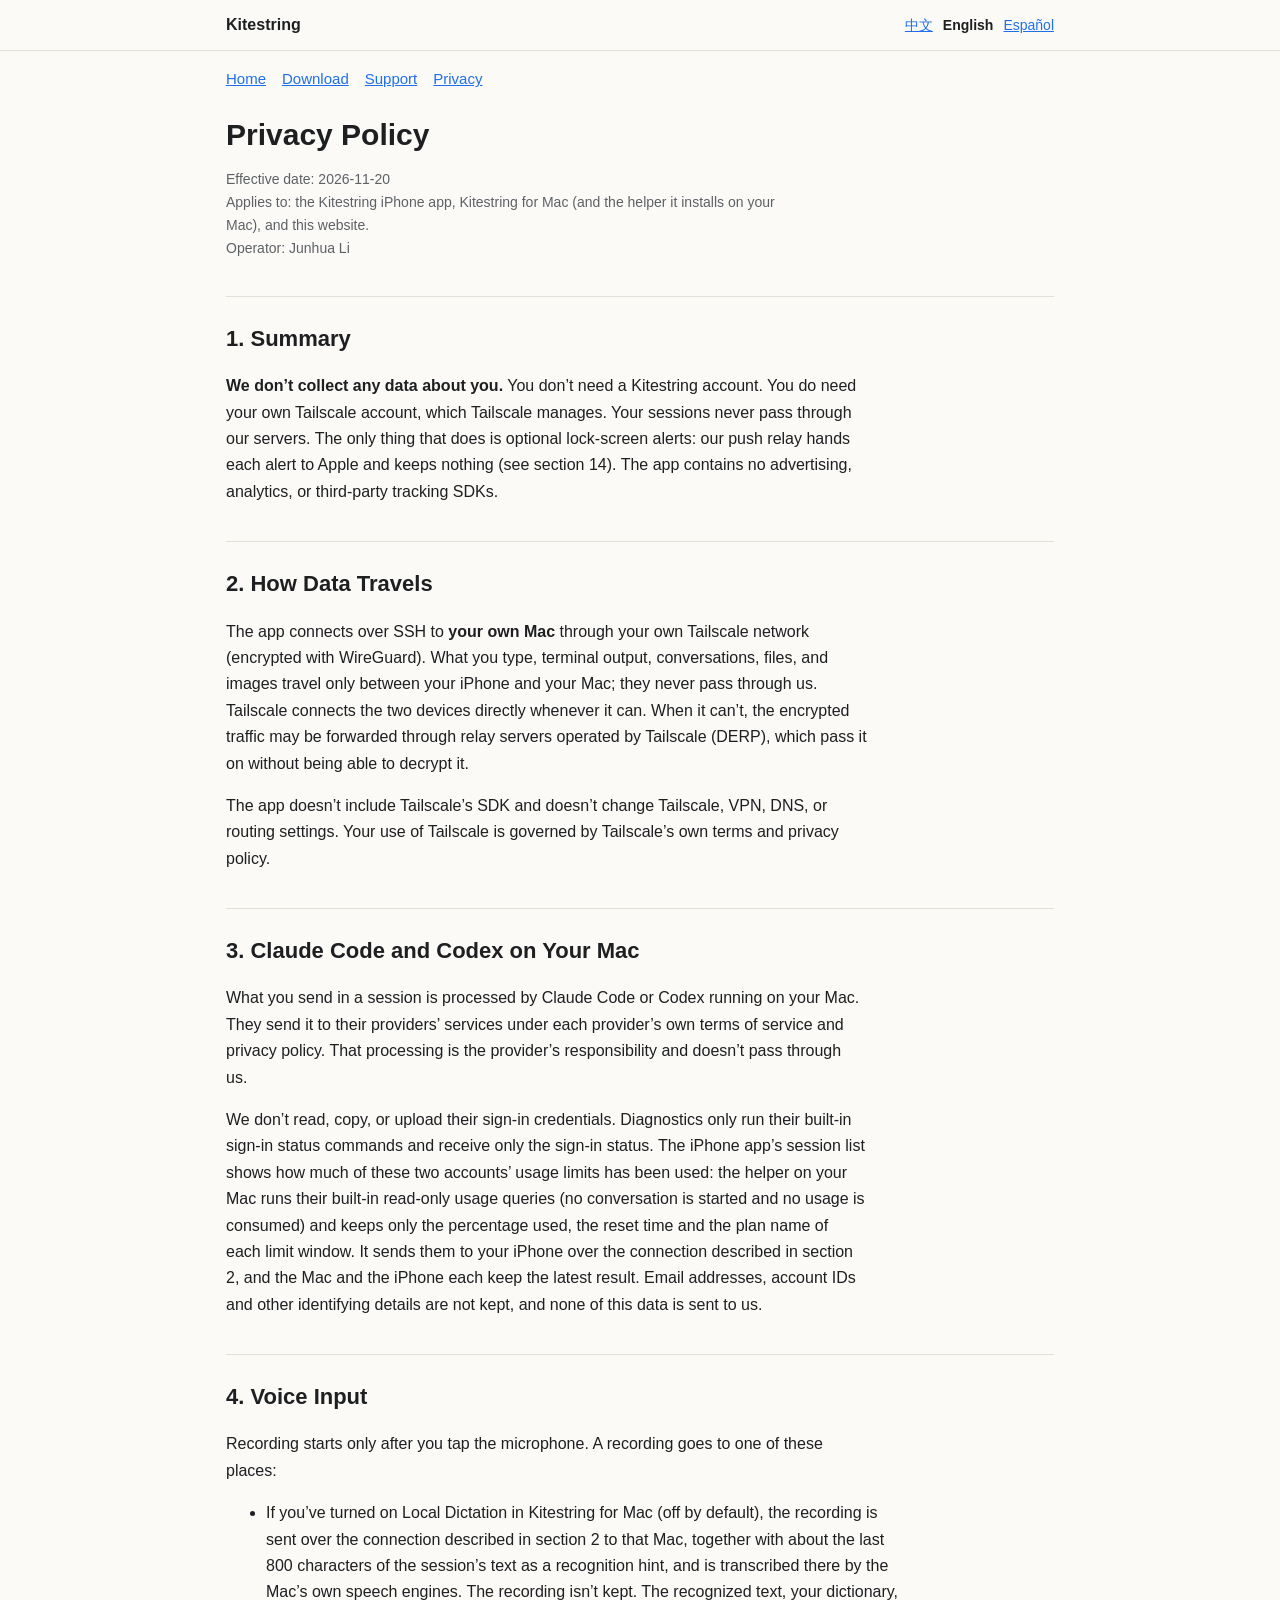
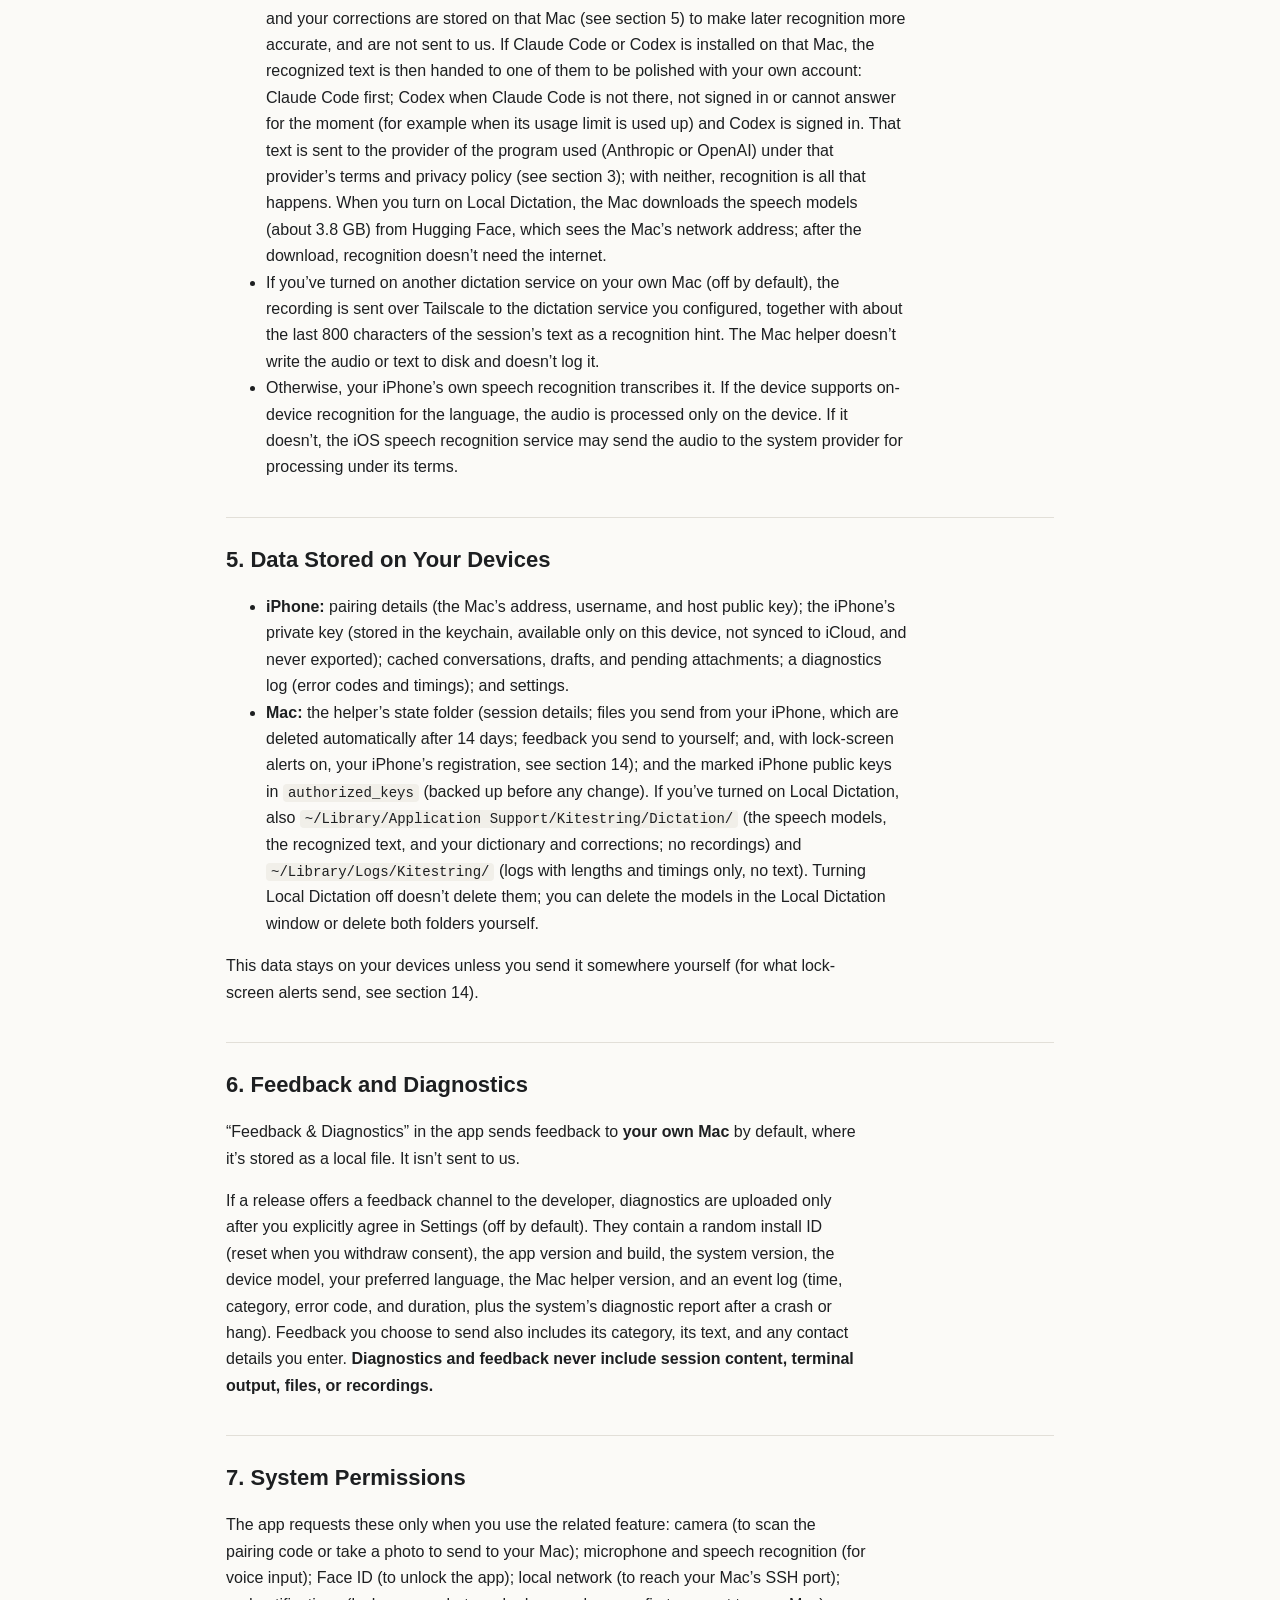
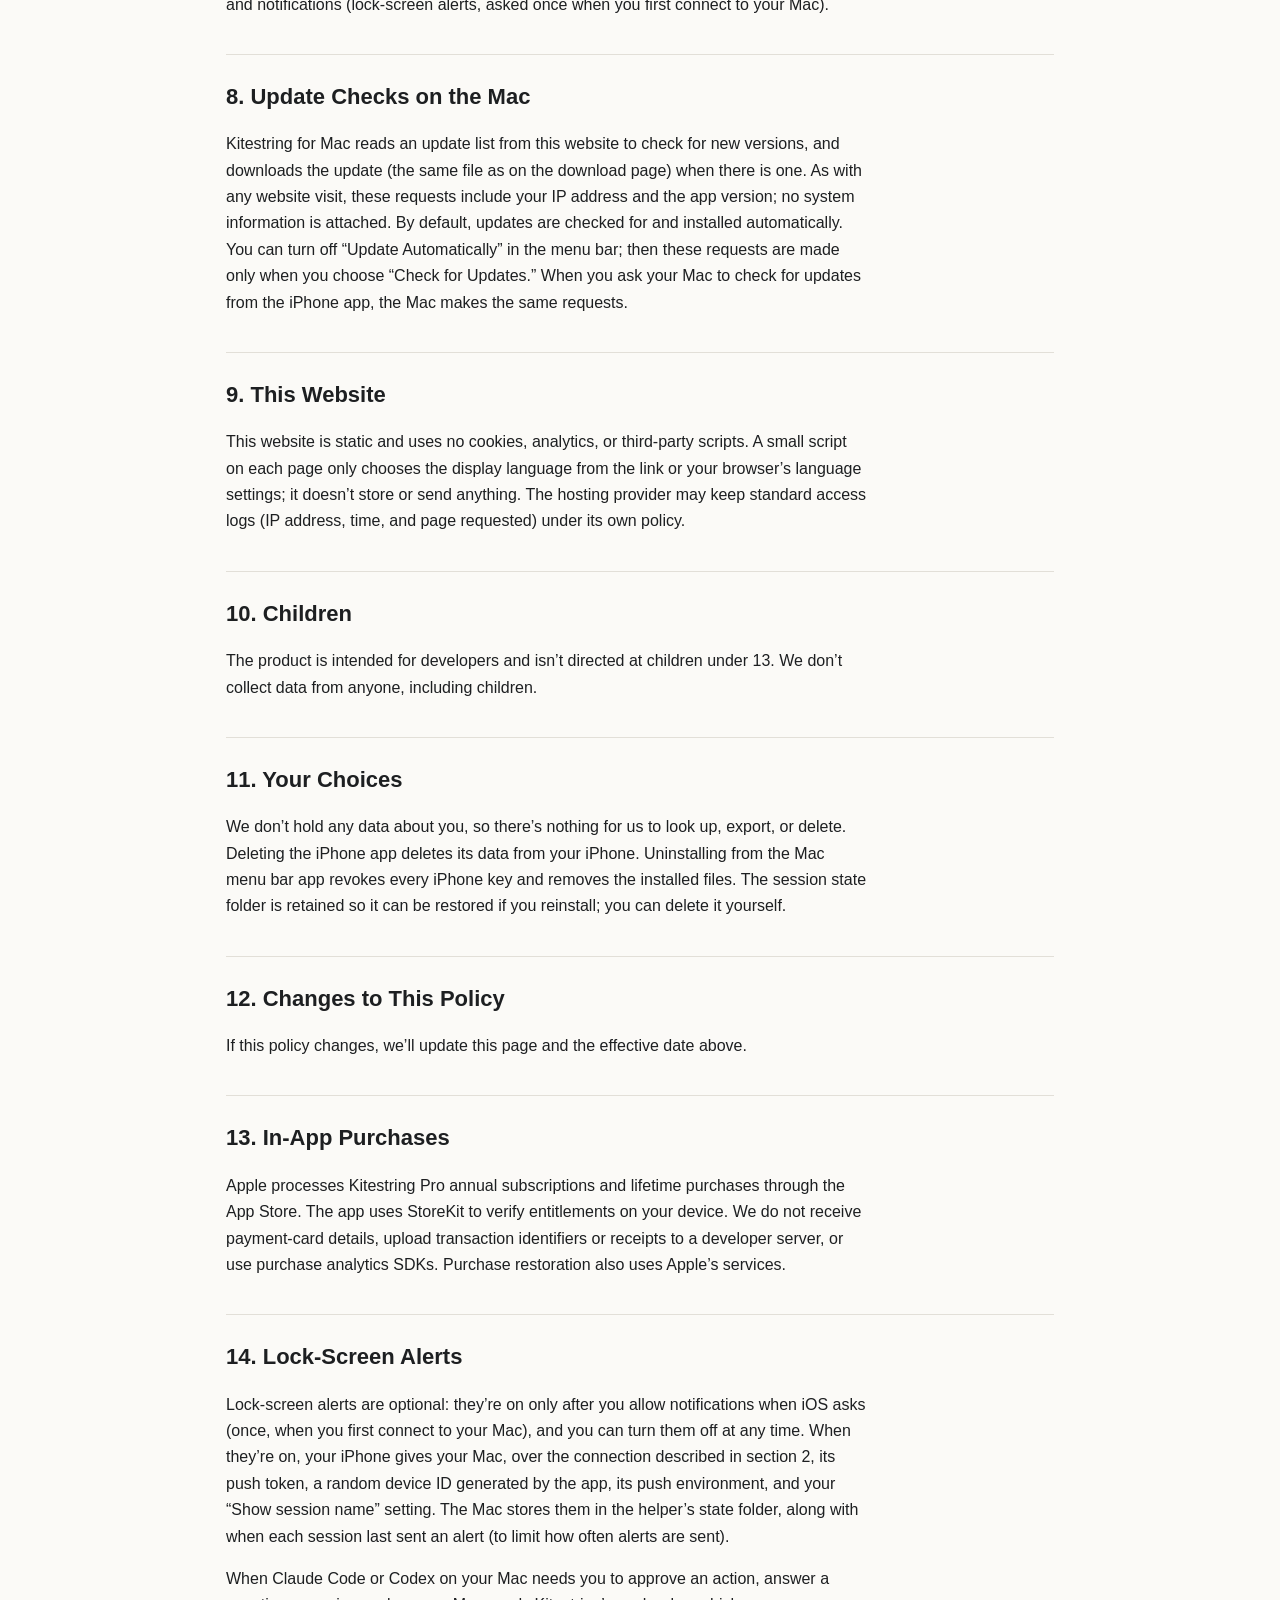
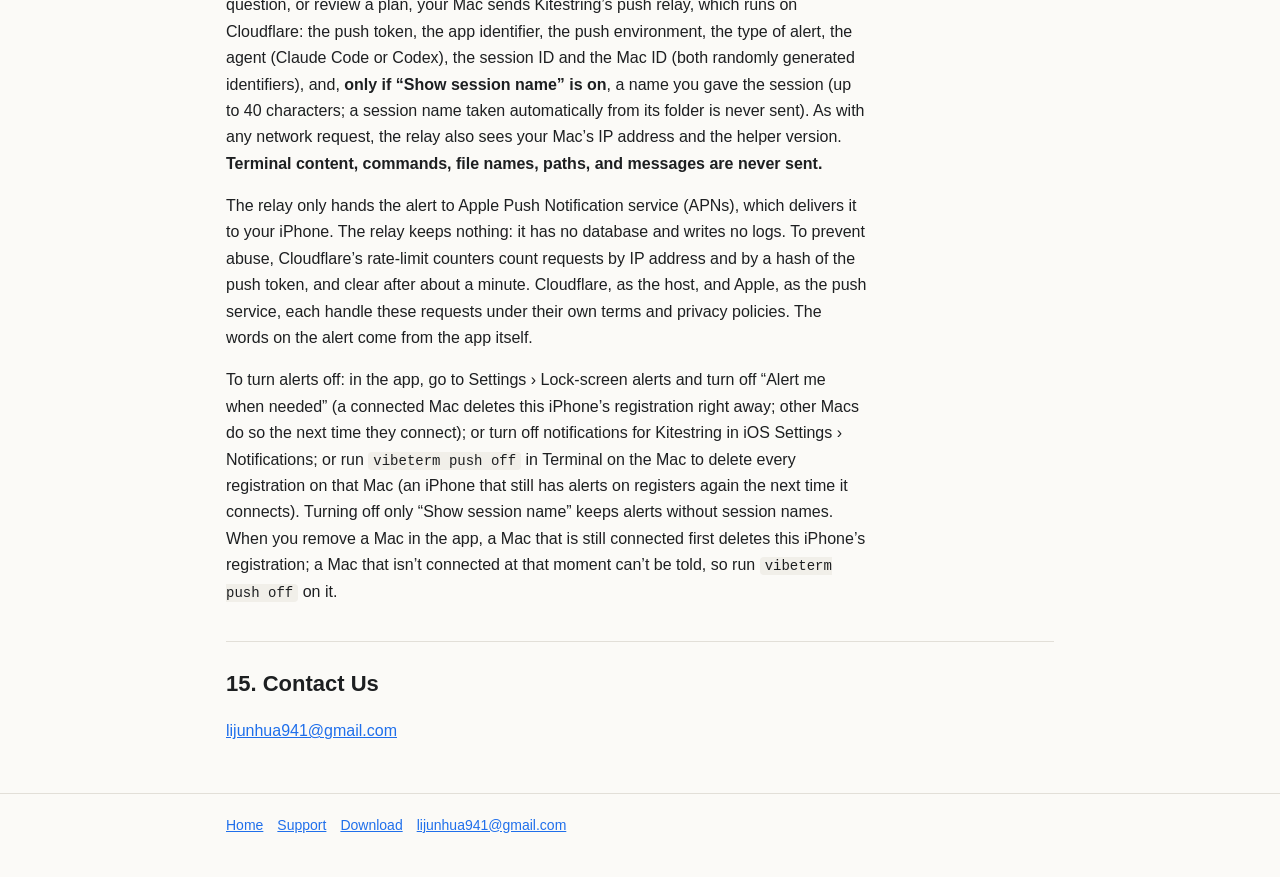
<file: privacy/index.html>
<!doctype html>
<html lang="en">
<head>
<meta charset="utf-8">
<meta name="viewport" content="width=device-width, initial-scale=1">
<title data-zh="Kitestring 隐私政策" data-es="Política de privacidad de Kitestring">Kitestring Privacy Policy</title>
<meta name="description" data-zh="Kitestring 不收集任何数据。隐私政策提供 English、简体中文和 Español 三种语言。" data-es="Kitestring no recopila ningún dato. Política de privacidad en English, 简体中文 y Español." content="Kitestring collects no data. Privacy policy in English, 简体中文 and Español.">
<link rel="canonical" href="https://lijunhua941-boop.github.io/kitestring-site/privacy/">
<link rel="stylesheet" href="../assets/site.css">
<script>
/* Language (the same script on every page; site/README.md「三语」). Order: the fragment #zh / #en / #es
   or an anchor inside a section (#es-pairing; #zh-Hans, #es-419 work too), then ?lang=, then the
   browser's preferred languages, then English. Sets <html lang> and data-lang (site.css then shows only
   that language), the page title and description, and makes every link to another page of the site carry the language.
   Nothing is stored. Without JavaScript site.css reads the fragment itself and shows English otherwise. */
(function () {
  var TAGS = { zh: "zh-Hans", en: "en", es: "es" }, root = document.documentElement, lang = "en";
  function norm(s) { s = String(s || "").toLowerCase().split(/[-_;]/)[0]; return TAGS.hasOwnProperty(s) ? s : ""; }
  function fromHash() { try { return norm(decodeURIComponent(location.hash.slice(1))); } catch (e) { return ""; } }
  function fromQuery() { var m = /[?&]lang=([^&#]*)/.exec(location.search); return m ? norm(m[1]) : ""; }
  function fromBrowser() {
    var list = (navigator.languages && navigator.languages.length) ? navigator.languages : [navigator.language];
    for (var i = 0; i < list.length; i++) { var l = norm(list[i]); if (l) return l; }
    return "";
  }
  function relink() {
    var links = document.querySelectorAll("a[href]");
    for (var i = 0; i < links.length; i++) {
      var a = links[i], href = a.getAttribute("data-href") || a.getAttribute("href");
      var cut = href.indexOf("#"), path = cut < 0 ? href : href.slice(0, cut), frag = cut < 0 ? "" : href.slice(cut + 1);
      if (cut === 0) {                                   // same-page link: mark the active language switch
        if (a.parentNode && a.parentNode.className === "langs") {
          if (frag === lang) a.setAttribute("aria-current", "true"); else a.removeAttribute("aria-current");
        }
        continue;
      }
      // Only the site's own pages: relative ("./", "../", "download/", "../privacy/"), with no fragment
      // or a bare language fragment. mailto:, https:, files (.md, .json, .dmg) and other anchors stay.
      if (/^([a-z][a-z0-9+.-]*:|\/\/)/i.test(href) || !/\/$/.test(path) || (frag && !TAGS.hasOwnProperty(frag))) continue;
      a.setAttribute("data-href", href);
      a.setAttribute("href", path + "#" + lang);
    }
  }
  function apply() {
    lang = fromHash() || fromQuery() || fromBrowser() || "en";
    root.setAttribute("data-lang", lang);
    root.setAttribute("lang", TAGS[lang]);
    var t = document.querySelector("title");
    if (t) {
      if (!t.hasAttribute("data-en")) t.setAttribute("data-en", t.textContent);
      document.title = t.getAttribute("data-" + lang) || t.getAttribute("data-en");
    }
    // The description (and any og:/twitter: title or description) the same way: data-zh / data-es
    // beside the English content, which stays in the page for readers without JavaScript.
    var metas = document.querySelectorAll('meta[name="description"], meta[property^="og:"], meta[name^="twitter:"]');
    for (var j = 0; j < metas.length; j++) {
      var m = metas[j];
      if (!m.hasAttribute("data-zh") && !m.hasAttribute("data-es")) continue;
      if (!m.hasAttribute("data-en")) m.setAttribute("data-en", m.getAttribute("content"));
      m.setAttribute("content", m.getAttribute("data-" + lang) || m.getAttribute("data-en"));
    }
    if (document.readyState !== "loading") relink();
  }
  apply();
  document.addEventListener("DOMContentLoaded", relink);
  window.addEventListener("hashchange", apply);
})();
</script>
</head>
<body>
<header class="top"><div class="wrap">
  <a class="brand" href="../">Kitestring</a>
  <span class="langs"><a href="#zh" hreflang="zh-Hans" lang="zh-Hans">中文</a><a href="#en" hreflang="en" lang="en">English</a><a href="#es" hreflang="es" lang="es">Español</a></span>
</div></header>
<main class="wrap">

<!-- ===== 简体中文（主稿）。三语内容逐条对等，改一处须同步另外两处。 ===== -->
<section class="lang" id="zh" lang="zh-Hans" data-l="zh">
<nav class="pages"><a href="../#zh">首页</a><a href="../download/#zh">下载</a><a href="../support/#zh">技术支持</a><a href="#zh">隐私政策</a></nav>
<h1>隐私政策</h1>
<p class="muted">生效日期：2026-11-20<br>适用于：Kitestring iPhone App、Kitestring for Mac（及其安装在 Mac 上的助手程序）和本网站。<br>运营者：Junhua Li</p>

<h2 id="zh-summary">1. 概要</h2>
<p><strong>我们不收集你的任何数据。</strong>你不需要 Kitestring 账号，但需要你自己的 Tailscale 账号（由 Tailscale 管理）。你的会话不会经过我们的服务器。唯一经过我们服务器的是可选的锁屏提醒：推送中转只把提醒转交给 Apple，不保存任何内容（见第 14 条）。App 里没有广告、统计或第三方追踪 SDK。</p>

<h2 id="zh-flow">2. 数据怎么流动</h2>
<p>App 通过 SSH 连接<strong>你自己的 Mac</strong>，链路是你自己的 Tailscale 网络（WireGuard 加密）。你输入的内容、终端输出、对话、文件和图片只在你的 iPhone 与你的 Mac 之间传输，不经过我们。Tailscale 会尽量让两台设备直接连接；无法直连时，加密后的流量可能经 Tailscale 运营的中继服务器（DERP）转发，中继只转发、无法解密内容。</p>
<p>App 不集成 Tailscale 的 SDK，也不修改 Tailscale、VPN、DNS 或路由设置；你对 Tailscale 的使用受 Tailscale 自己的条款与隐私政策约束。</p>

<h2 id="zh-agents">3. Mac 上的 Claude Code 与 Codex</h2>
<p>你在会话里发出的内容由你 Mac 上运行的 Claude Code 或 Codex 处理。它们按各自提供方的服务条款与隐私政策，把内容发送给提供方的服务。这部分处理由提供方负责，不经过我们。</p>
<p>我们不读取、复制或上传它们的登录凭证；诊断只运行它们自带的登录状态命令，并且只得到登录状态。iPhone App 的会话列表会显示这两个账户的额度用量：Mac 上的助手运行它们自带的只读额度查询（不发起对话、不消耗额度），只取各个额度窗口已用的百分比、重置时间和套餐名称，经第 2 条所说的连接发给你的 iPhone，并在 Mac 和 iPhone 上各保存最近一次的结果。邮箱、账户编号等身份信息不会被读取保存，这些数据也不发给我们。</p>

<h2 id="zh-voice">4. 语音输入</h2>
<p>只在你点麦克风之后录音。录音的去向只有这几种：</p>
<ul>
  <li>你在 Kitestring for Mac 里打开了「本机听写」（默认关闭）时：录音，连同所在会话最近约 800 字的文字（作为识别提示），经第 2 条所说的连接发到这台 Mac，由它自己的识别引擎在本机转写，录音不保存。识别出的文字、你的词典和改正记录存在这台 Mac 上（见第 5 条），用来让以后的识别更准，不发给我们。这台 Mac 装了 Claude Code 或 Codex 时，识别出的文字再交给其中一个，用你自己的账户整理（润色）：优先用 Claude Code；没有 Claude Code、它没登录或暂时用不了（比如额度用完），而 Codex 已登录时用 Codex。这一步的文字按所用程序提供方（Anthropic 或 OpenAI）的条款与隐私政策发给该提供方（见第 3 条）；两个都没有就只识别。打开本机听写时，Mac 从 Hugging Face 下载识别模型（约 3.8 GB），Hugging Face 会看到这台 Mac 的网络地址；下载之后识别不需要联网。</li>
  <li>你在自己的 Mac 上开启了别的听写服务（默认关闭）时：录音，连同所在会话最近约 800 字的文字（作为识别提示），经 Tailscale 发到你自己配置的听写服务。Mac 助手不把音频或文字写入磁盘，也不记日志。</li>
  <li>否则由这台 iPhone 自己的语音识别转写：设备支持该语言的本机识别时，只在本机处理；不支持时，iOS 系统的语音识别服务可能把音频交给系统提供方处理，受其条款约束。</li>
</ul>

<h2 id="zh-local">5. 存在你设备上的数据</h2>
<ul>
  <li><strong>iPhone：</strong>配对信息（Mac 的地址、用户名、主机公钥）；iPhone 私钥（存在钥匙串，仅限本设备，不同步 iCloud，不导出）；对话缓存、草稿与待发附件；诊断日志（错误码与耗时）；设置。</li>
  <li><strong>Mac：</strong>助手的状态目录（会话信息、你从 iPhone 发来的文件——14 天后自动清理、你发给自己的反馈；开启锁屏提醒时还有手机的登记，见第 14 条）；<code>authorized_keys</code> 中带标记的 iPhone 公钥（修改前先备份）。打开过本机听写时，还有 <code>~/Library/Application Support/Kitestring/Dictation/</code>（识别模型、识别出的文字、你的词典与改正记录，不含录音）和 <code>~/Library/Logs/Kitestring/</code>（运行日志，只有长度和耗时，不含文字）；关闭本机听写不会删除它们，可以在「本机听写」窗口删除模型，或自己删掉这两个文件夹。</li>
</ul>
<p>这些数据留在你的设备上，除非你自己发送出去（锁屏提醒发出的内容见第 14 条）。</p>

<h2 id="zh-feedback">6. 反馈与诊断</h2>
<p>App 的「反馈与诊断」默认把反馈发到<strong>你自己的 Mac</strong>，存为 Mac 上的本机文件，不发给我们。</p>
<p>如果某个发布版本提供了发给开发者的反馈通道：只有你在设置里明确同意（默认关闭）后才上传诊断，内容是随机安装 ID（撤回同意即重置）、App 版本与构建号、系统版本、机型、首选语言、Mac 助手版本，以及事件记录（时间、类别、错误码、耗时，崩溃或卡顿时附系统诊断）；你主动发送的反馈另含类别、正文和你选填的联系方式。<strong>诊断和反馈永远不含会话内容、终端输出、文件或录音。</strong></p>

<h2 id="zh-permissions">7. 系统权限</h2>
<p>只在你使用对应功能时请求：相机（扫描配对二维码，或拍照发给 Mac）；麦克风与语音识别（语音输入）；Face ID（解锁 App）；本地网络（连接你的 Mac 的 SSH 端口）；通知（锁屏提醒，第一次连上你的 Mac 时询问一次）。</p>

<h2 id="zh-updates">8. Mac 端检查更新</h2>
<p>Kitestring for Mac 会从本网站读取更新列表，检查有没有新版本；有新版本时下载安装包（与下载页上的是同一个文件）。和访问任何网站一样，这些请求带有你的 IP 地址和 App 版本号；不附带系统信息。默认自动检查并自动安装更新；你可以在菜单栏里关掉「自动更新」，关掉后只在你点「检查更新」时才发出这些请求。在 iPhone App 里让 Mac 检查更新时，Mac 发出的也是同样的请求。</p>

<h2 id="zh-site">9. 本网站</h2>
<p>本网站是纯静态页面，不使用 Cookie、统计或第三方脚本。每个页面里的一小段脚本只根据链接或浏览器的语言设置选择显示语言，不存储也不发送任何信息。网站托管服务商可能按其政策保留标准访问日志（IP 地址、时间、访问的页面）。</p>

<h2 id="zh-children">10. 儿童</h2>
<p>本产品面向开发者，不针对 13 岁以下儿童；我们不收集任何人的数据，包括儿童。</p>

<h2 id="zh-rights">11. 你的选择</h2>
<p>我们不持有你的数据，因此没有可供我们查阅、导出或删除的内容。删除 iPhone App 即删除 iPhone 上的数据；在 Mac 上用菜单栏 App 卸载会撤销全部 iPhone 密钥并删除安装的文件；会话状态目录会保留，以便重装后恢复，你也可以自行删除。</p>

<h2 id="zh-changes">12. 政策变更</h2>
<p>政策有变化时会更新本页并修改上方的生效日期。</p>

<h2 id="zh-purchases">13. App 内购买</h2>
<p>Kitestring Pro 的年费和买断由 Apple 通过 App Store 处理。App 在设备上使用 StoreKit 核验购买权益；我们不接收付款卡资料，不把交易标识或收据上传到开发者服务器，也不使用购买分析 SDK。恢复购买同样通过 Apple 完成。</p>

<h2 id="zh-alerts">14. 锁屏提醒</h2>
<p>锁屏提醒是可选的：只有你在 iOS 的询问里允许通知后才会开启（第一次连上你的 Mac 时询问一次），可以随时关闭。开启后，iPhone 经第 2 条所说的连接，把它的推送令牌、App 生成的随机设备编号、推送环境和「显示会话名」的设置交给你的 Mac，存在 Mac 的助手状态目录里，同时记下每个会话上次提醒的时间（用来限制提醒频率）。</p>
<p>当 Mac 上的 Claude Code 或 Codex 需要你审批操作、回答问题或确认计划时，你的 Mac 把以下内容发给 Kitestring 运行在 Cloudflare 上的推送中转：推送令牌、App 标识、推送环境、提醒类型、agent（Claude Code 或 Codex）、会话编号和 Mac 编号（都是随机生成的标识符），以及<strong>仅在开启「显示会话名」时</strong>你给会话起的名字（最多 40 个字符；按文件夹自动取的会话名从不发送）。和任何网络请求一样，中转也会看到你的 Mac 的 IP 地址和助手版本号。<strong>终端内容、命令、文件名、路径和消息从不发送。</strong></p>
<p>中转只把提醒转交给 Apple 推送通知服务（APNs），由它送到你的 iPhone；中转不保存任何内容：没有数据库，也不写日志。为防滥用，Cloudflare 的限流计数器按 IP 地址和推送令牌的哈希值计数，约 1 分钟后清除。Cloudflare 作为托管方、Apple 作为推送服务，各自按其条款与隐私政策处理这些请求。提醒上的文字由 App 自己生成。</p>
<p>关闭方法：在 App 的「设置 › 锁屏提醒」关掉「需要你时提醒」（已连接的 Mac 立即删除这台手机的登记，其他 Mac 在下次连接时删除）；或在 iOS「设置 › 通知」里关闭 Kitestring 的通知；或在 Mac 终端运行 <code>vibeterm push off</code>，删除这台 Mac 上的全部登记（手机仍开着提醒时，下次连接会重新登记）。只关掉「显示会话名」，提醒就不再带会话名。在 App 里删除一台 Mac 时，它若仍连着，会先删除这台手机的登记；删除时没连上的 Mac 收不到，请在那台 Mac 上运行 <code>vibeterm push off</code>。</p>

<h2 id="zh-contact">15. 联系我们</h2>
<p><a href="mailto:lijunhua941@gmail.com">lijunhua941@gmail.com</a></p>
</section>

<!-- ===== English ===== -->
<section class="lang" id="en" lang="en" data-l="en">
<nav class="pages"><a href="../#en">Home</a><a href="../download/#en">Download</a><a href="../support/#en">Support</a><a href="#en">Privacy</a></nav>
<h1>Privacy Policy</h1>
<p class="muted">Effective date: 2026-11-20<br>Applies to: the Kitestring iPhone app, Kitestring for Mac (and the helper it installs on your Mac), and this website.<br>Operator: Junhua Li</p>

<h2 id="en-summary">1. Summary</h2>
<p><strong>We don’t collect any data about you.</strong> You don’t need a Kitestring account. You do need your own Tailscale account, which Tailscale manages. Your sessions never pass through our servers. The only thing that does is optional lock-screen alerts: our push relay hands each alert to Apple and keeps nothing (see section 14). The app contains no advertising, analytics, or third-party tracking SDKs.</p>

<h2 id="en-flow">2. How Data Travels</h2>
<p>The app connects over SSH to <strong>your own Mac</strong> through your own Tailscale network (encrypted with WireGuard). What you type, terminal output, conversations, files, and images travel only between your iPhone and your Mac; they never pass through us. Tailscale connects the two devices directly whenever it can. When it can’t, the encrypted traffic may be forwarded through relay servers operated by Tailscale (DERP), which pass it on without being able to decrypt it.</p>
<p>The app doesn’t include Tailscale’s SDK and doesn’t change Tailscale, VPN, DNS, or routing settings. Your use of Tailscale is governed by Tailscale’s own terms and privacy policy.</p>

<h2 id="en-agents">3. Claude Code and Codex on Your Mac</h2>
<p>What you send in a session is processed by Claude Code or Codex running on your Mac. They send it to their providers’ services under each provider’s own terms of service and privacy policy. That processing is the provider’s responsibility and doesn’t pass through us.</p>
<p>We don’t read, copy, or upload their sign-in credentials. Diagnostics only run their built-in sign-in status commands and receive only the sign-in status. The iPhone app’s session list shows how much of these two accounts’ usage limits has been used: the helper on your Mac runs their built-in read-only usage queries (no conversation is started and no usage is consumed) and keeps only the percentage used, the reset time and the plan name of each limit window. It sends them to your iPhone over the connection described in section 2, and the Mac and the iPhone each keep the latest result. Email addresses, account IDs and other identifying details are not kept, and none of this data is sent to us.</p>

<h2 id="en-voice">4. Voice Input</h2>
<p>Recording starts only after you tap the microphone. A recording goes to one of these places:</p>
<ul>
  <li>If you’ve turned on Local Dictation in Kitestring for Mac (off by default), the recording is sent over the connection described in section 2 to that Mac, together with about the last 800 characters of the session’s text as a recognition hint, and is transcribed there by the Mac’s own speech engines. The recording isn’t kept. The recognized text, your dictionary, and your corrections are stored on that Mac (see section 5) to make later recognition more accurate, and are not sent to us. If Claude Code or Codex is installed on that Mac, the recognized text is then handed to one of them to be polished with your own account: Claude Code first; Codex when Claude Code is not there, not signed in or cannot answer for the moment (for example when its usage limit is used up) and Codex is signed in. That text is sent to the provider of the program used (Anthropic or OpenAI) under that provider’s terms and privacy policy (see section 3); with neither, recognition is all that happens. When you turn on Local Dictation, the Mac downloads the speech models (about 3.8 GB) from Hugging Face, which sees the Mac’s network address; after the download, recognition doesn’t need the internet.</li>
  <li>If you’ve turned on another dictation service on your own Mac (off by default), the recording is sent over Tailscale to the dictation service you configured, together with about the last 800 characters of the session’s text as a recognition hint. The Mac helper doesn’t write the audio or text to disk and doesn’t log it.</li>
  <li>Otherwise, your iPhone’s own speech recognition transcribes it. If the device supports on-device recognition for the language, the audio is processed only on the device. If it doesn’t, the iOS speech recognition service may send the audio to the system provider for processing under its terms.</li>
</ul>

<h2 id="en-local">5. Data Stored on Your Devices</h2>
<ul>
  <li><strong>iPhone:</strong> pairing details (the Mac’s address, username, and host public key); the iPhone’s private key (stored in the keychain, available only on this device, not synced to iCloud, and never exported); cached conversations, drafts, and pending attachments; a diagnostics log (error codes and timings); and settings.</li>
  <li><strong>Mac:</strong> the helper’s state folder (session details; files you send from your iPhone, which are deleted automatically after 14 days; feedback you send to yourself; and, with lock-screen alerts on, your iPhone’s registration, see section 14); and the marked iPhone public keys in <code>authorized_keys</code> (backed up before any change). If you’ve turned on Local Dictation, also <code>~/Library/Application Support/Kitestring/Dictation/</code> (the speech models, the recognized text, and your dictionary and corrections; no recordings) and <code>~/Library/Logs/Kitestring/</code> (logs with lengths and timings only, no text). Turning Local Dictation off doesn’t delete them; you can delete the models in the Local Dictation window or delete both folders yourself.</li>
</ul>
<p>This data stays on your devices unless you send it somewhere yourself (for what lock-screen alerts send, see section 14).</p>

<h2 id="en-feedback">6. Feedback and Diagnostics</h2>
<p>“Feedback &amp; Diagnostics” in the app sends feedback to <strong>your own Mac</strong> by default, where it’s stored as a local file. It isn’t sent to us.</p>
<p>If a release offers a feedback channel to the developer, diagnostics are uploaded only after you explicitly agree in Settings (off by default). They contain a random install ID (reset when you withdraw consent), the app version and build, the system version, the device model, your preferred language, the Mac helper version, and an event log (time, category, error code, and duration, plus the system’s diagnostic report after a crash or hang). Feedback you choose to send also includes its category, its text, and any contact details you enter. <strong>Diagnostics and feedback never include session content, terminal output, files, or recordings.</strong></p>

<h2 id="en-permissions">7. System Permissions</h2>
<p>The app requests these only when you use the related feature: camera (to scan the pairing code or take a photo to send to your Mac); microphone and speech recognition (for voice input); Face ID (to unlock the app); local network (to reach your Mac’s SSH port); and notifications (lock-screen alerts, asked once when you first connect to your Mac).</p>

<h2 id="en-updates">8. Update Checks on the Mac</h2>
<p>Kitestring for Mac reads an update list from this website to check for new versions, and downloads the update (the same file as on the download page) when there is one. As with any website visit, these requests include your IP address and the app version; no system information is attached. By default, updates are checked for and installed automatically. You can turn off “Update Automatically” in the menu bar; then these requests are made only when you choose “Check for Updates.” When you ask your Mac to check for updates from the iPhone app, the Mac makes the same requests.</p>

<h2 id="en-site">9. This Website</h2>
<p>This website is static and uses no cookies, analytics, or third-party scripts. A small script on each page only chooses the display language from the link or your browser’s language settings; it doesn’t store or send anything. The hosting provider may keep standard access logs (IP address, time, and page requested) under its own policy.</p>

<h2 id="en-children">10. Children</h2>
<p>The product is intended for developers and isn’t directed at children under 13. We don’t collect data from anyone, including children.</p>

<h2 id="en-rights">11. Your Choices</h2>
<p>We don’t hold any data about you, so there’s nothing for us to look up, export, or delete. Deleting the iPhone app deletes its data from your iPhone. Uninstalling from the Mac menu bar app revokes every iPhone key and removes the installed files. The session state folder is retained so it can be restored if you reinstall; you can delete it yourself.</p>

<h2 id="en-changes">12. Changes to This Policy</h2>
<p>If this policy changes, we’ll update this page and the effective date above.</p>

<h2 id="en-purchases">13. In-App Purchases</h2>
<p>Apple processes Kitestring Pro annual subscriptions and lifetime purchases through the App Store. The app uses StoreKit to verify entitlements on your device. We do not receive payment-card details, upload transaction identifiers or receipts to a developer server, or use purchase analytics SDKs. Purchase restoration also uses Apple’s services.</p>

<h2 id="en-alerts">14. Lock-Screen Alerts</h2>
<p>Lock-screen alerts are optional: they’re on only after you allow notifications when iOS asks (once, when you first connect to your Mac), and you can turn them off at any time. When they’re on, your iPhone gives your Mac, over the connection described in section 2, its push token, a random device ID generated by the app, its push environment, and your “Show session name” setting. The Mac stores them in the helper’s state folder, along with when each session last sent an alert (to limit how often alerts are sent).</p>
<p>When Claude Code or Codex on your Mac needs you to approve an action, answer a question, or review a plan, your Mac sends Kitestring’s push relay, which runs on Cloudflare: the push token, the app identifier, the push environment, the type of alert, the agent (Claude Code or Codex), the session ID and the Mac ID (both randomly generated identifiers), and, <strong>only if “Show session name” is on</strong>, a name you gave the session (up to 40 characters; a session name taken automatically from its folder is never sent). As with any network request, the relay also sees your Mac’s IP address and the helper version. <strong>Terminal content, commands, file names, paths, and messages are never sent.</strong></p>
<p>The relay only hands the alert to Apple Push Notification service (APNs), which delivers it to your iPhone. The relay keeps nothing: it has no database and writes no logs. To prevent abuse, Cloudflare’s rate-limit counters count requests by IP address and by a hash of the push token, and clear after about a minute. Cloudflare, as the host, and Apple, as the push service, each handle these requests under their own terms and privacy policies. The words on the alert come from the app itself.</p>
<p>To turn alerts off: in the app, go to Settings › Lock-screen alerts and turn off “Alert me when needed” (a connected Mac deletes this iPhone’s registration right away; other Macs do so the next time they connect); or turn off notifications for Kitestring in iOS Settings › Notifications; or run <code>vibeterm push off</code> in Terminal on the Mac to delete every registration on that Mac (an iPhone that still has alerts on registers again the next time it connects). Turning off only “Show session name” keeps alerts without session names. When you remove a Mac in the app, a Mac that is still connected first deletes this iPhone’s registration; a Mac that isn’t connected at that moment can’t be told, so run <code>vibeterm push off</code> on it.</p>

<h2 id="en-contact">15. Contact Us</h2>
<p><a href="mailto:lijunhua941@gmail.com">lijunhua941@gmail.com</a></p>
</section>

<!-- ===== Español ===== -->
<section class="lang" id="es" lang="es" data-l="es">
<nav class="pages"><a href="../#es">Inicio</a><a href="../download/#es">Descargar</a><a href="../support/#es">Soporte</a><a href="#es">Privacidad</a></nav>
<h1>Política de privacidad</h1>
<p class="muted">Fecha de entrada en vigor: 2026-11-20<br>Se aplica a: la app Kitestring para iPhone, Kitestring para Mac (y el asistente que instala en tu Mac) y este sitio web.<br>Responsable: Junhua Li</p>

<h2 id="es-summary">1. Resumen</h2>
<p><strong>No recopilamos ningún dato sobre ti.</strong> No necesitas una cuenta de Kitestring, pero sí tu propia cuenta de Tailscale, que gestiona Tailscale. Tus sesiones nunca pasan por servidores nuestros. Lo único que pasa por ellos son los avisos opcionales en la pantalla bloqueada: nuestro retransmisor de notificaciones entrega cada aviso a Apple y no guarda nada (ver la sección 14). La app no contiene publicidad, analítica ni SDK de seguimiento de terceros.</p>

<h2 id="es-flow">2. Cómo viajan los datos</h2>
<p>La app se conecta por SSH a <strong>tu propio Mac</strong> a través de tu propia red de Tailscale (cifrada con WireGuard). Lo que escribes, la salida del terminal, las conversaciones, los archivos y las imágenes solo viajan entre tu iPhone y tu Mac; nunca pasan por nosotros. Tailscale conecta los dos dispositivos directamente siempre que puede. Cuando no puede, el tráfico cifrado puede reenviarse por servidores de retransmisión operados por Tailscale (DERP), que lo transmiten sin poder descifrarlo.</p>
<p>La app no incluye el SDK de Tailscale ni cambia los ajustes de Tailscale, VPN, DNS o enrutamiento. Tu uso de Tailscale se rige por los términos y la política de privacidad de Tailscale.</p>

<h2 id="es-agents">3. Claude Code y Codex en tu Mac</h2>
<p>Lo que envías en una sesión lo procesa Claude Code o Codex en tu Mac. Estos programas lo envían a los servicios de sus proveedores según los términos de servicio y la política de privacidad de cada proveedor. Ese procesamiento es responsabilidad del proveedor y no pasa por nosotros.</p>
<p>No leemos, copiamos ni subimos sus credenciales de inicio de sesión. El diagnóstico solo ejecuta sus propios comandos de estado de inicio de sesión y recibe únicamente ese estado. La lista de sesiones de la app para iPhone muestra cuánto se ha usado de los límites de uso de estas dos cuentas: el asistente de tu Mac ejecuta sus propias consultas de uso de solo lectura (no inicia ninguna conversación ni consume uso) y conserva solo el porcentaje usado, la hora de reinicio y el nombre del plan de cada ventana de límite. Los envía a tu iPhone por la conexión descrita en la sección 2, y el Mac y el iPhone guardan cada uno el último resultado. Las direcciones de correo, los identificadores de cuenta y otros datos identificativos no se guardan, y nada de esto se nos envía.</p>

<h2 id="es-voice">4. Entrada de voz</h2>
<p>Solo se graba después de que tocas el micrófono. La grabación va a uno de estos lugares:</p>
<ul>
  <li>Si activaste el dictado local en Kitestring for Mac (desactivado de forma predeterminada), la grabación se envía a ese Mac por la conexión descrita en la sección 2, junto con unos 800 caracteres del texto reciente de la sesión como pista para el reconocimiento, y allí la transcriben los motores de reconocimiento del propio Mac. La grabación no se guarda. El texto reconocido, tu diccionario y tus correcciones se guardan en ese Mac (ver la sección 5) para que el reconocimiento posterior sea más preciso, y no se nos envían. Si ese Mac tiene Claude Code o Codex instalado, el texto reconocido se le pasa a uno de los dos para pulirlo con tu propia cuenta: primero Claude Code; Codex cuando Claude Code no está, no tiene la sesión iniciada o no puede responder por el momento (por ejemplo, al agotarse su límite de uso) y Codex sí. Ese texto se envía al proveedor del programa usado (Anthropic u OpenAI) según sus términos y su política de privacidad (ver la sección 3); sin ninguno de los dos solo hay reconocimiento. Al activar el dictado local, el Mac descarga los modelos de reconocimiento (unos 3,8 GB) de Hugging Face, que ve la dirección de red del Mac; después de la descarga, el reconocimiento no necesita internet.</li>
  <li>Si activaste otro servicio de dictado en tu propio Mac (desactivado de forma predeterminada), la grabación se envía por Tailscale al servicio de dictado que configuraste, junto con unos 800 caracteres del texto reciente de la sesión como pista para el reconocimiento. El asistente del Mac no guarda el audio ni el texto en el disco ni los registra.</li>
  <li>Si no, el reconocimiento de voz de tu iPhone la transcribe. Si el dispositivo admite el reconocimiento local para ese idioma, el audio se procesa solo en el dispositivo. Si no lo admite, el servicio de reconocimiento de voz de iOS puede enviar el audio al proveedor del sistema para procesarlo según sus términos.</li>
</ul>

<h2 id="es-local">5. Datos guardados en tus dispositivos</h2>
<ul>
  <li><strong>iPhone:</strong> datos de vinculación (dirección del Mac, nombre de usuario y clave pública del host); la clave privada del iPhone (guardada en el llavero, disponible solo en este dispositivo, sin sincronizar con iCloud y nunca exportada); conversaciones en caché, borradores y adjuntos pendientes; un registro de diagnóstico (códigos de error y tiempos), y los ajustes.</li>
  <li><strong>Mac:</strong> la carpeta de estado del asistente del Mac (datos de las sesiones; archivos que envías desde tu iPhone, que se eliminan automáticamente a los 14 días; comentarios que te envías a ti mismo, y, con los avisos en la pantalla bloqueada activados, el registro de tu iPhone; ver la sección 14), y las claves públicas del iPhone marcadas en <code>authorized_keys</code> (con copia de seguridad antes de cada cambio). Si activaste el dictado local, también <code>~/Library/Application Support/Kitestring/Dictation/</code> (los modelos de reconocimiento, el texto reconocido, y tu diccionario y tus correcciones; sin grabaciones) y <code>~/Library/Logs/Kitestring/</code> (registros con solo longitudes y tiempos, sin texto). Desactivar el dictado local no los elimina; puedes eliminar los modelos en la ventana «Dictado local» o eliminar tú mismo las dos carpetas.</li>
</ul>
<p>Estos datos permanecen en tus dispositivos, a menos que tú los envíes a otro lugar (lo que envían los avisos en la pantalla bloqueada se describe en la sección 14).</p>

<h2 id="es-feedback">6. Comentarios y diagnóstico</h2>
<p>«Comentarios y diagnóstico» en la app envía los comentarios a <strong>tu propio Mac</strong> de forma predeterminada, donde se guardan como un archivo local. No se nos envían.</p>
<p>Si una versión ofrece un canal de comentarios para el desarrollador, el diagnóstico solo se sube después de que lo aceptes de forma explícita en Ajustes (desactivado de forma predeterminada). Incluye un ID de instalación aleatorio (que se restablece al retirar tu consentimiento), la versión y la compilación de la app, la versión del sistema, el modelo del dispositivo, tu idioma preferido, la versión del asistente del Mac y un registro de eventos (hora, categoría, código de error y duración, además del informe de diagnóstico del sistema después de un cierre inesperado o un bloqueo). Los comentarios que decidas enviar incluyen además su categoría, su texto y los datos de contacto que agregues. <strong>El diagnóstico y los comentarios nunca incluyen contenido de sesiones, salida del terminal, archivos ni grabaciones.</strong></p>

<h2 id="es-permissions">7. Permisos del sistema</h2>
<p>La app los solicita solo cuando usas la función correspondiente: cámara (para escanear el código de vinculación o tomar una foto para enviarla a tu Mac); micrófono y reconocimiento de voz (para la entrada de voz); Face ID (para desbloquear la app); red local (para conectarse al puerto SSH de tu Mac), y notificaciones (avisos en la pantalla bloqueada; se pregunta una vez, la primera vez que te conectas a tu Mac).</p>

<h2 id="es-updates">8. Búsqueda de actualizaciones en el Mac</h2>
<p>Kitestring para Mac lee una lista de actualizaciones de este sitio web para comprobar si hay versiones nuevas y, si hay una, descarga la actualización (el mismo archivo que en la página de descarga). Como en cualquier visita a un sitio web, estas solicitudes incluyen tu dirección IP y la versión de la app; no se adjunta información del sistema. De forma predeterminada, las actualizaciones se buscan e instalan automáticamente. Puedes desactivar «Actualizar automáticamente» en la barra de menús; entonces estas solicitudes solo se hacen cuando eliges «Buscar actualizaciones». Cuando pides desde la app del iPhone que el Mac busque actualizaciones, el Mac hace las mismas solicitudes.</p>

<h2 id="es-site">9. Este sitio web</h2>
<p>Este sitio web es estático y no usa cookies, analítica ni scripts de terceros. Un pequeño script en cada página solo elige el idioma en que se muestra a partir del enlace o de la configuración de idioma de tu navegador; no guarda ni envía nada. El proveedor de alojamiento puede conservar registros de acceso estándar (dirección IP, hora y página solicitada) según su propia política.</p>

<h2 id="es-children">10. Menores</h2>
<p>El producto está pensado para desarrolladores y no está dirigido a menores de 13 años. No recopilamos datos de nadie, incluidos los menores.</p>

<h2 id="es-rights">11. Tus opciones</h2>
<p>No tenemos datos sobre ti, así que no hay nada que podamos consultar, exportar ni eliminar. Al eliminar la app del iPhone, se eliminan sus datos del iPhone. Al desinstalar desde la app de la barra de menús del Mac, se revocan todas las claves de iPhone y se eliminan los archivos instalados. La carpeta de estado de las sesiones se conserva para poder restaurarla si vuelves a instalar la app; puedes eliminarla tú mismo.</p>

<h2 id="es-changes">12. Cambios en esta política</h2>
<p>Si esta política cambia, actualizaremos esta página y la fecha de entrada en vigor indicada arriba.</p>

<h2 id="es-purchases">13. Compras dentro de la app</h2>
<p>Apple procesa las suscripciones anuales y las compras de acceso permanente de Kitestring Pro a través de App Store. La app usa StoreKit para verificar el acceso en tu dispositivo. No recibimos datos de tarjetas, no subimos identificadores de transacciones ni recibos a un servidor del desarrollador y no usamos SDK de análisis de compras. Las compras también se restauran mediante los servicios de Apple.</p>

<h2 id="es-alerts">14. Avisos en la pantalla bloqueada</h2>
<p>Los avisos en la pantalla bloqueada son opcionales: solo se activan si permites las notificaciones cuando iOS lo pregunta (una vez, la primera vez que te conectas a tu Mac), y puedes desactivarlos cuando quieras. Cuando están activados, tu iPhone le da a tu Mac, por la conexión descrita en la sección 2, su token de notificaciones, un ID de dispositivo aleatorio generado por la app, su entorno de notificaciones y tu ajuste «Mostrar el nombre de la sesión». El Mac los guarda en la carpeta de estado del asistente, junto con la hora del último aviso de cada sesión (para limitar la frecuencia de los avisos).</p>
<p>Cuando Claude Code o Codex en tu Mac necesita que apruebes una acción, respondas una pregunta o revises un plan, tu Mac envía al retransmisor de notificaciones de Kitestring, que funciona en Cloudflare: el token de notificaciones, el identificador de la app, el entorno de notificaciones, el tipo de aviso, el agente (Claude Code o Codex), el ID de la sesión y el ID del Mac (ambos identificadores generados al azar) y, <strong>solo si «Mostrar el nombre de la sesión» está activado</strong>, el nombre que le pusiste a la sesión (hasta 40 caracteres; nunca se envía un nombre tomado automáticamente de su carpeta). Como en cualquier solicitud de red, el retransmisor también ve la dirección IP de tu Mac y la versión del asistente. <strong>Nunca se envían contenido del terminal, comandos, nombres de archivo, rutas ni mensajes.</strong></p>
<p>El retransmisor solo entrega el aviso al servicio de notificaciones push de Apple (APNs), que lo hace llegar a tu iPhone. El retransmisor no guarda nada: no tiene base de datos ni escribe registros. Para evitar abusos, los contadores de límite de solicitudes de Cloudflare cuentan por dirección IP y por un hash del token de notificaciones, y se borran al cabo de un minuto aproximadamente. Cloudflare, como proveedor de alojamiento, y Apple, como servicio de notificaciones, tratan estas solicitudes según sus propios términos y políticas de privacidad. El texto del aviso lo genera la propia app.</p>
<p>Para desactivarlos: en la app, ve a Ajustes › Avisos en la pantalla bloqueada y desactiva «Avisarme cuando me necesiten» (un Mac conectado elimina el registro de este iPhone en ese momento; los demás Mac, la próxima vez que se conecten); o desactiva las notificaciones de Kitestring en Ajustes › Notificaciones de iOS; o ejecuta <code>vibeterm push off</code> en Terminal en el Mac para eliminar todos los registros de ese Mac (un iPhone que aún tenga los avisos activados se vuelve a registrar la próxima vez que se conecte). Si solo desactivas «Mostrar el nombre de la sesión», los avisos siguen llegando, sin el nombre de la sesión. Al eliminar un Mac en la app, si sigue conectado, primero elimina el registro de este iPhone; un Mac que no esté conectado en ese momento no puede enterarse, así que ejecuta <code>vibeterm push off</code> en él.</p>

<h2 id="es-contact">15. Contacto</h2>
<p><a href="mailto:lijunhua941@gmail.com">lijunhua941@gmail.com</a></p>
</section>

</main>
<footer><div class="wrap">
  <div data-l="zh" lang="zh-Hans"><a href="../#zh">首页</a><a href="../support/#zh">技术支持</a><a href="../download/#zh">下载</a><a href="mailto:lijunhua941@gmail.com">lijunhua941@gmail.com</a></div>
  <div data-l="en" lang="en"><a href="../#en">Home</a><a href="../support/#en">Support</a><a href="../download/#en">Download</a><a href="mailto:lijunhua941@gmail.com">lijunhua941@gmail.com</a></div>
  <div data-l="es" lang="es"><a href="../#es">Inicio</a><a href="../support/#es">Soporte</a><a href="../download/#es">Descargar</a><a href="mailto:lijunhua941@gmail.com">lijunhua941@gmail.com</a></div>
</div></footer>
</body>
</html>
</file>
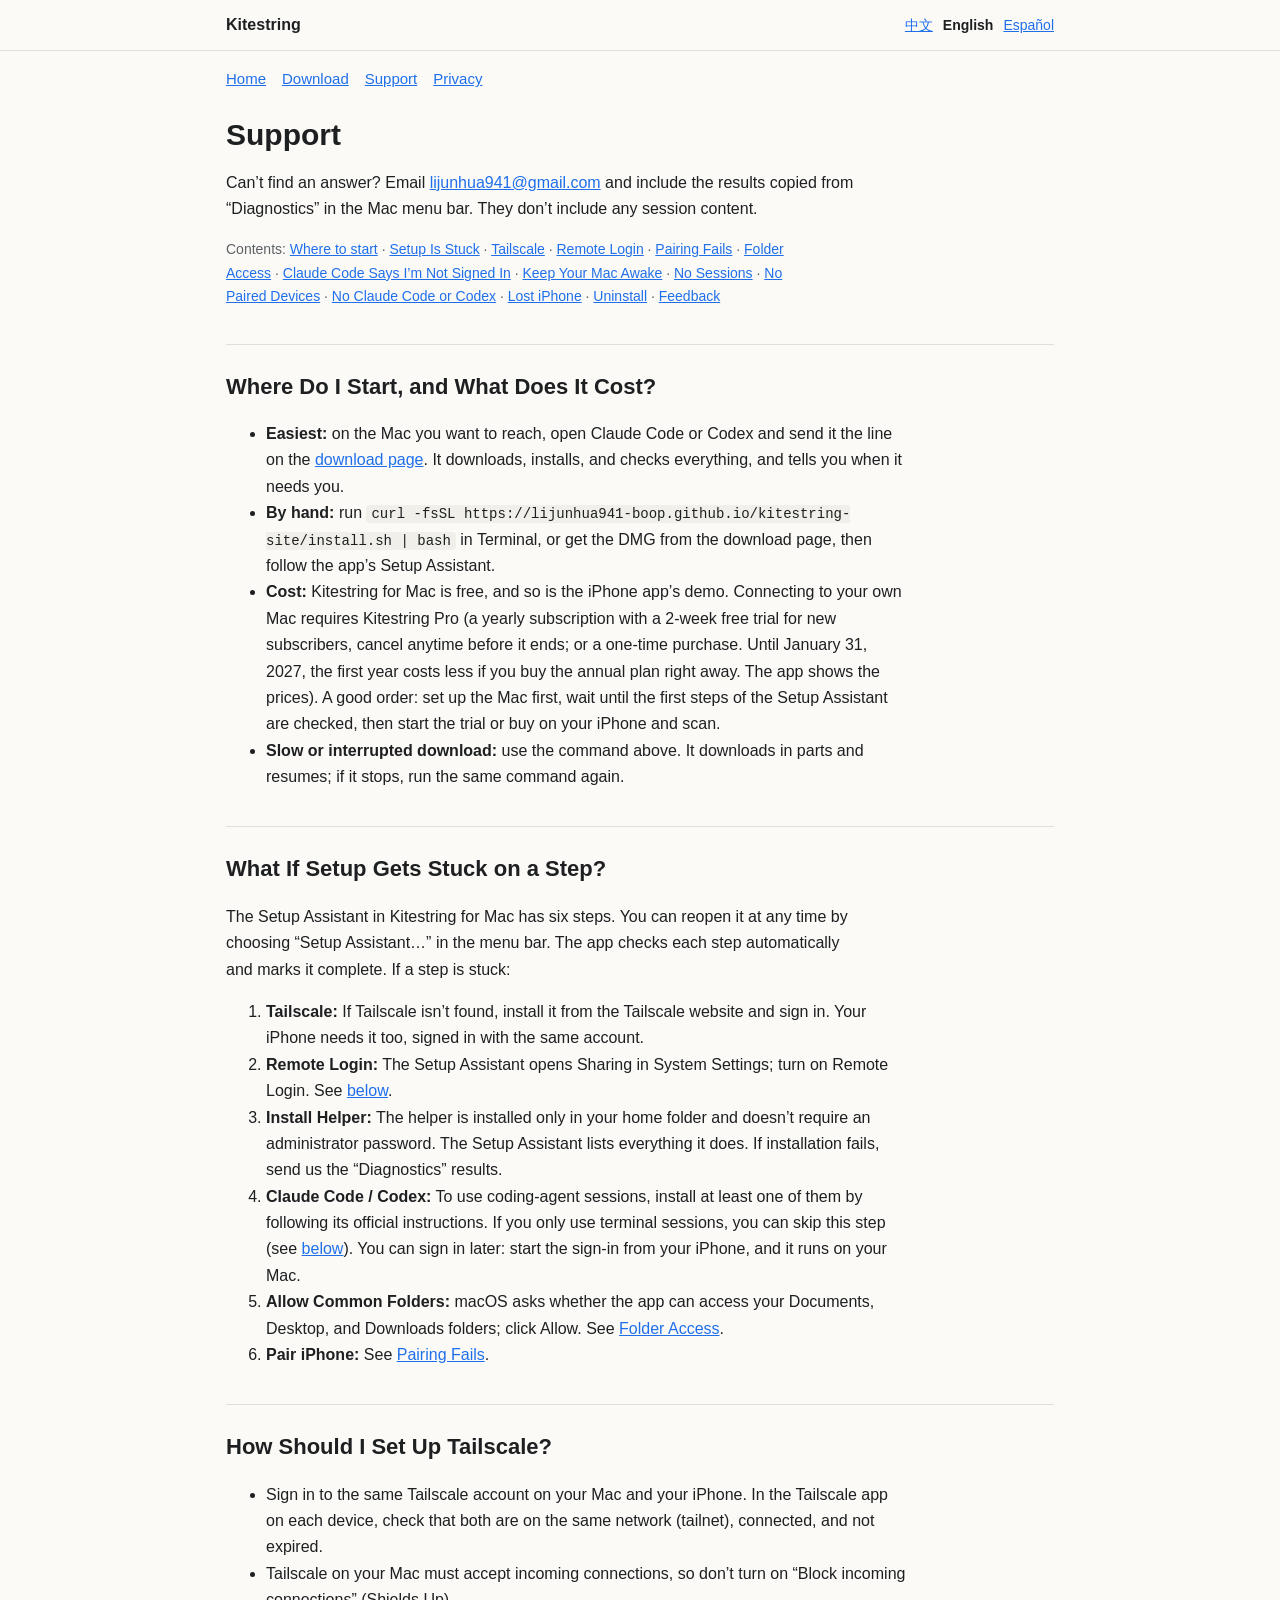
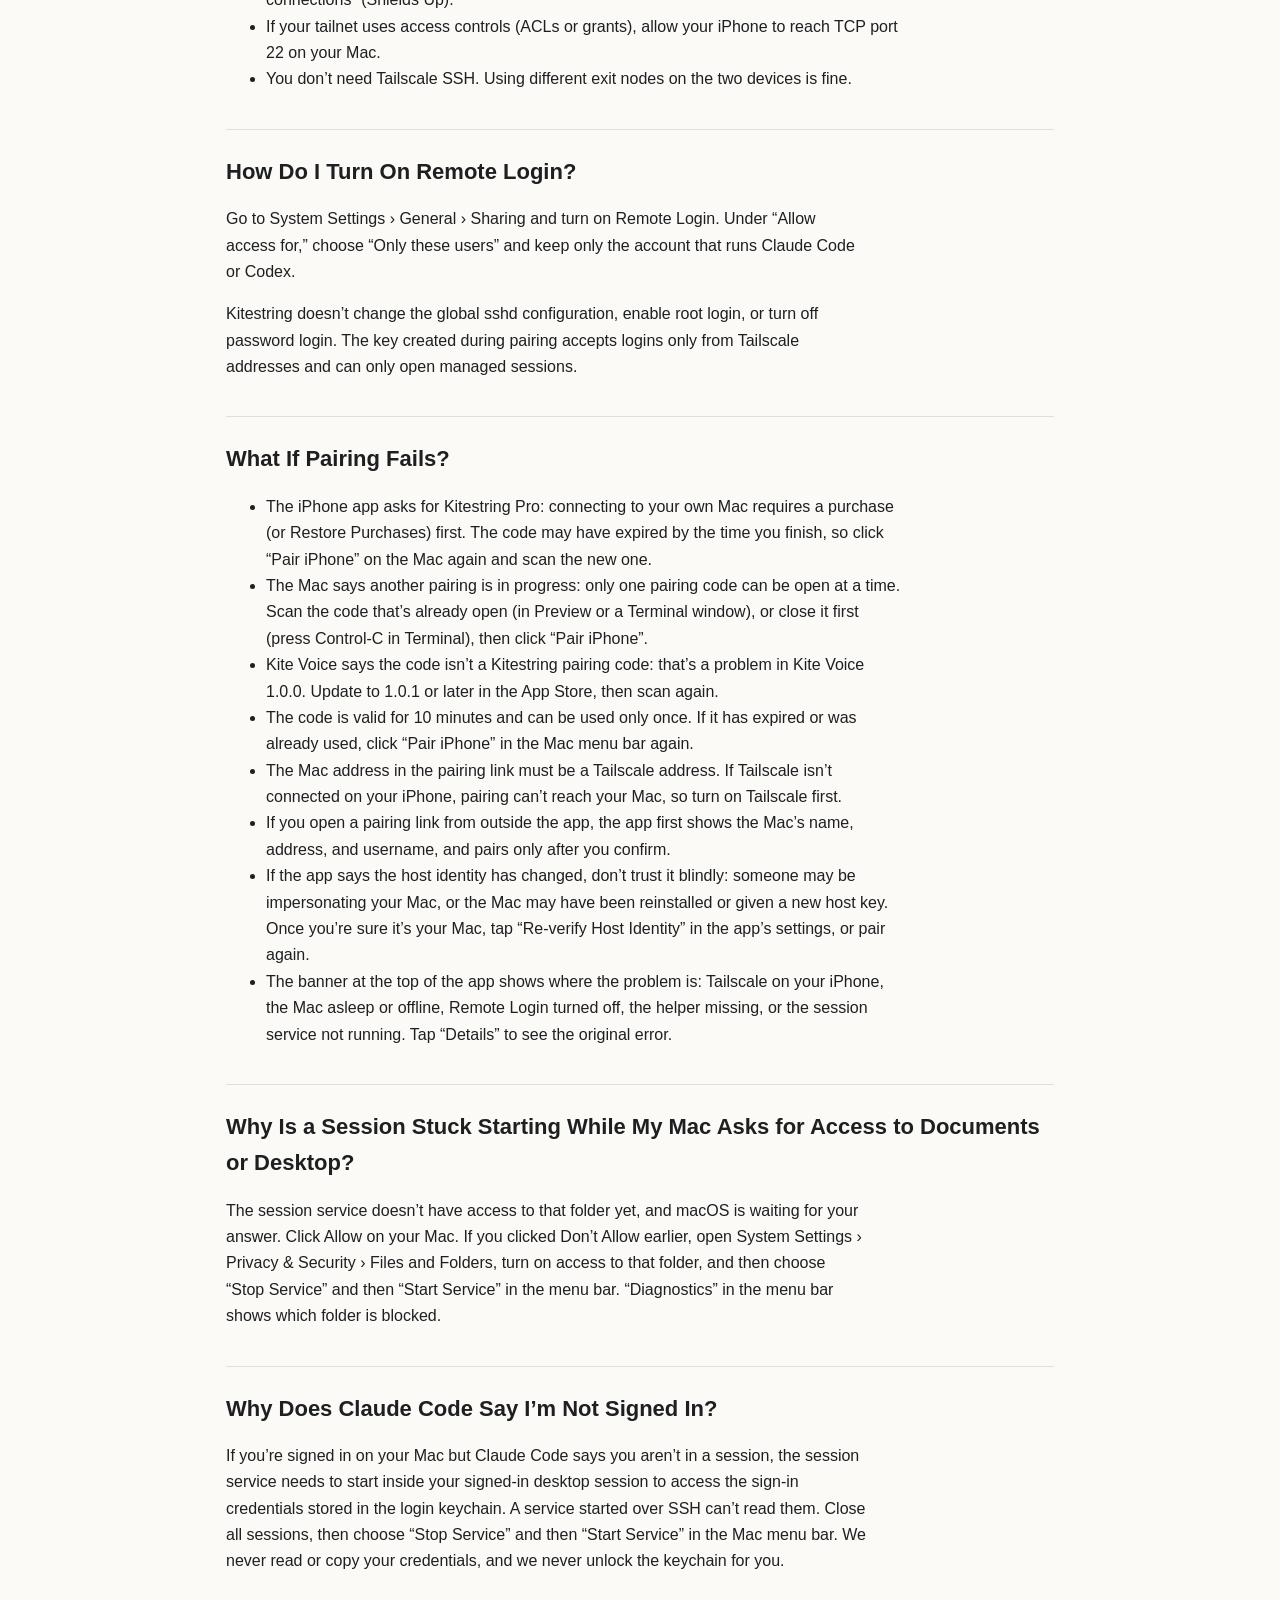
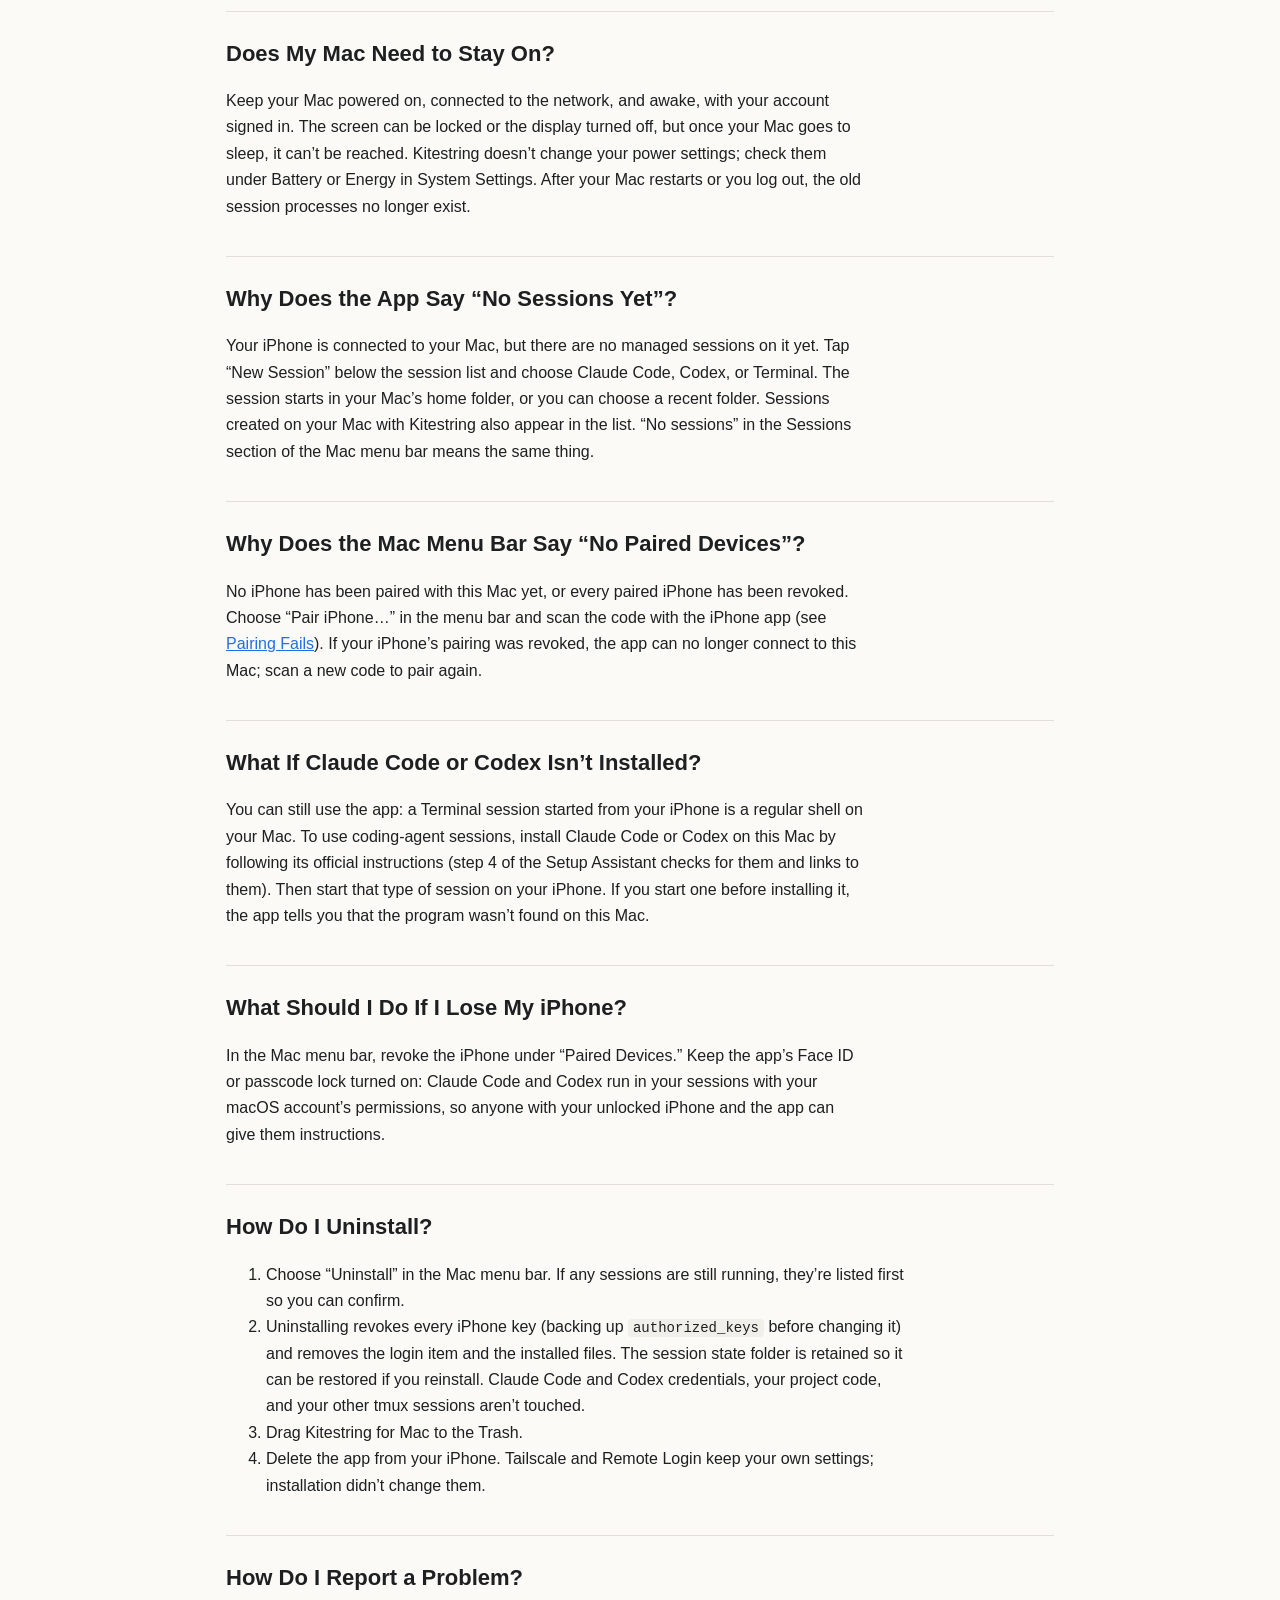
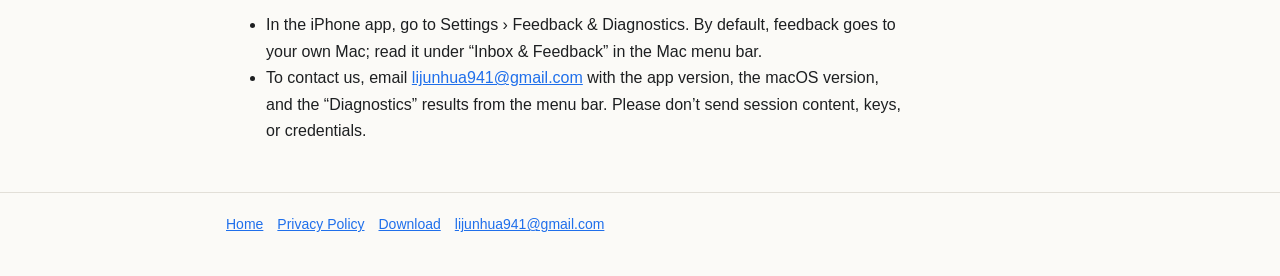
<file: support/index.html>
<!doctype html>
<html lang="en">
<head>
<meta charset="utf-8">
<meta name="viewport" content="width=device-width, initial-scale=1">
<title data-zh="Kitestring 技术支持" data-es="Soporte de Kitestring">Kitestring Support</title>
<meta name="description" data-zh="Kitestring 技术支持：设置、Tailscale、远程登录、配对、文件夹访问、卸载与反馈。" data-es="Soporte de Kitestring: configuración, Tailscale, Sesión remota, vinculación, acceso a carpetas, desinstalación y comentarios." content="Kitestring support: setup, Tailscale, Remote Login, pairing, folder access, uninstalling and feedback.">
<link rel="canonical" href="https://lijunhua941-boop.github.io/kitestring-site/support/">
<link rel="stylesheet" href="../assets/site.css">
<script>
/* Language (the same script on every page; site/README.md「三语」). Order: the fragment #zh / #en / #es
   or an anchor inside a section (#es-pairing; #zh-Hans, #es-419 work too), then ?lang=, then the
   browser's preferred languages, then English. Sets <html lang> and data-lang (site.css then shows only
   that language), the page title and description, and makes every link to another page of the site carry the language.
   Nothing is stored. Without JavaScript site.css reads the fragment itself and shows English otherwise. */
(function () {
  var TAGS = { zh: "zh-Hans", en: "en", es: "es" }, root = document.documentElement, lang = "en";
  function norm(s) { s = String(s || "").toLowerCase().split(/[-_;]/)[0]; return TAGS.hasOwnProperty(s) ? s : ""; }
  function fromHash() { try { return norm(decodeURIComponent(location.hash.slice(1))); } catch (e) { return ""; } }
  function fromQuery() { var m = /[?&]lang=([^&#]*)/.exec(location.search); return m ? norm(m[1]) : ""; }
  function fromBrowser() {
    var list = (navigator.languages && navigator.languages.length) ? navigator.languages : [navigator.language];
    for (var i = 0; i < list.length; i++) { var l = norm(list[i]); if (l) return l; }
    return "";
  }
  function relink() {
    var links = document.querySelectorAll("a[href]");
    for (var i = 0; i < links.length; i++) {
      var a = links[i], href = a.getAttribute("data-href") || a.getAttribute("href");
      var cut = href.indexOf("#"), path = cut < 0 ? href : href.slice(0, cut), frag = cut < 0 ? "" : href.slice(cut + 1);
      if (cut === 0) {                                   // same-page link: mark the active language switch
        if (a.parentNode && a.parentNode.className === "langs") {
          if (frag === lang) a.setAttribute("aria-current", "true"); else a.removeAttribute("aria-current");
        }
        continue;
      }
      // Only the site's own pages: relative ("./", "../", "download/", "../privacy/"), with no fragment
      // or a bare language fragment. mailto:, https:, files (.md, .json, .dmg) and other anchors stay.
      if (/^([a-z][a-z0-9+.-]*:|\/\/)/i.test(href) || !/\/$/.test(path) || (frag && !TAGS.hasOwnProperty(frag))) continue;
      a.setAttribute("data-href", href);
      a.setAttribute("href", path + "#" + lang);
    }
  }
  function apply() {
    lang = fromHash() || fromQuery() || fromBrowser() || "en";
    root.setAttribute("data-lang", lang);
    root.setAttribute("lang", TAGS[lang]);
    var t = document.querySelector("title");
    if (t) {
      if (!t.hasAttribute("data-en")) t.setAttribute("data-en", t.textContent);
      document.title = t.getAttribute("data-" + lang) || t.getAttribute("data-en");
    }
    // The description (and any og:/twitter: title or description) the same way: data-zh / data-es
    // beside the English content, which stays in the page for readers without JavaScript.
    var metas = document.querySelectorAll('meta[name="description"], meta[property^="og:"], meta[name^="twitter:"]');
    for (var j = 0; j < metas.length; j++) {
      var m = metas[j];
      if (!m.hasAttribute("data-zh") && !m.hasAttribute("data-es")) continue;
      if (!m.hasAttribute("data-en")) m.setAttribute("data-en", m.getAttribute("content"));
      m.setAttribute("content", m.getAttribute("data-" + lang) || m.getAttribute("data-en"));
    }
    if (document.readyState !== "loading") relink();
  }
  apply();
  document.addEventListener("DOMContentLoaded", relink);
  window.addEventListener("hashchange", apply);
})();
</script>
</head>
<body>
<header class="top"><div class="wrap">
  <a class="brand" href="../">Kitestring</a>
  <span class="langs"><a href="#zh" hreflang="zh-Hans" lang="zh-Hans">中文</a><a href="#en" hreflang="en" lang="en">English</a><a href="#es" hreflang="es" lang="es">Español</a></span>
</div></header>
<main class="wrap">

<!-- ===== 简体中文（主稿） ===== -->
<section class="lang" id="zh" lang="zh-Hans" data-l="zh">
<nav class="pages"><a href="../#zh">首页</a><a href="../download/#zh">下载</a><a href="#zh">技术支持</a><a href="../privacy/#zh">隐私政策</a></nav>
<h1>技术支持</h1>
<p>找不到答案？写信到 <a href="mailto:lijunhua941@gmail.com">lijunhua941@gmail.com</a>，附上 Mac 菜单栏「诊断」里复制的结果（不含会话内容）。</p>
<p class="muted">目录：<a href="#zh-start">从哪里开始</a> · <a href="#zh-setup">装机卡住</a> · <a href="#zh-tailscale">Tailscale</a> · <a href="#zh-remote-login">远程登录</a> · <a href="#zh-pairing">配对失败</a> · <a href="#zh-folders">文件夹授权</a> · <a href="#zh-login">Claude Code 显示未登录</a> · <a href="#zh-awake">Mac 要保持唤醒</a> · <a href="#zh-no-sessions">没有会话</a> · <a href="#zh-no-devices">没有已配对的设备</a> · <a href="#zh-no-agents">没装 Claude Code / Codex</a> · <a href="#zh-lost">手机丢了</a> · <a href="#zh-uninstall">卸载</a> · <a href="#zh-feedback">反馈</a></p>

<h2 id="zh-start">从哪里开始？要付费吗？</h2>
<ul>
  <li><strong>最省事：</strong>在要连接的 Mac 上打开 Claude Code 或 Codex，把<a href="../download/#zh-install">下载页</a>上的那句话发给它。它负责下载、安装和检查，需要你动手时会告诉你。</li>
  <li><strong>自己装：</strong>在「终端」里运行 <code>curl -fsSL https://lijunhua941-boop.github.io/kitestring-site/install.sh | bash</code>，或从下载页下载 DMG，然后按 App 的「设置向导」逐步完成。</li>
  <li><strong>费用：</strong>Kitestring for Mac 免费；iPhone App 的演示模式免费。连接你自己的 Mac 需要 Kitestring Pro（按年订阅，首次订阅可免费试用 2 周，结束前随时可取消；或一次买断。限时到 2027 年 1 月 31 日直接购买年费，首年更便宜。价格在 App 里显示）。建议先把 Mac 这边装好、「设置向导」前几步都打勾，再在 iPhone 上开始试用或购买、扫码。</li>
  <li><strong>下载很慢或总是中断：</strong>用上面的命令，它会分段下载并断点续传；中断了重新运行同一条命令即可。</li>
</ul>

<h2 id="zh-setup">装机卡在某一步怎么办？</h2>
<p>Kitestring for Mac 的「设置向导」共六步（菜单栏「设置向导…」随时可再打开）。App 自动检查每一步，完成后标记为已完成。卡住时按对应的一步处理：</p>
<ol>
  <li><strong>Tailscale：</strong>没检测到就从 Tailscale 官网安装并登录；iPhone 也要装，并登录同一个账号。</li>
  <li><strong>远程登录：</strong>设置向导会打开系统设置的共享页面，打开「远程登录」即可，见<a href="#zh-remote-login">下文</a>。</li>
  <li><strong>安装助手：</strong>只写入你的用户目录，不需要管理员密码，设置向导会列出每一步做了什么。失败时把「诊断」结果发给我们。</li>
  <li><strong>Claude Code / Codex：</strong>要用编程助手会话就至少装一个（只用终端会话可以跳过，见<a href="#zh-no-agents">下文</a>），按它们官方的安装说明操作；登录可以以后在 iPhone 上发起，登录过程在 Mac 上执行。</li>
  <li><strong>授权常用文件夹：</strong>macOS 会询问 App 能否访问「文稿」「桌面」「下载」，点「允许」。见<a href="#zh-folders">文件夹授权</a>。</li>
  <li><strong>配对 iPhone：</strong>见<a href="#zh-pairing">配对失败</a>。</li>
</ol>

<h2 id="zh-tailscale">Tailscale 要怎么设置？</h2>
<ul>
  <li>Mac 与 iPhone 登录同一个 Tailscale 账号，在两边的 Tailscale App 里确认是同一个网络（tailnet），设备都显示已连接、未过期。</li>
  <li>Mac 上的 Tailscale 要允许入站连接：不要开启「阻止传入连接」（Block incoming connections / Shields Up）。</li>
  <li>如果你的 tailnet 用了访问控制（ACL / Grants），要允许 iPhone 访问 Mac 的 TCP 22 端口。</li>
  <li>不需要开启 Tailscale SSH。两端用不同的出口节点（Exit Node）也没问题。</li>
</ul>

<h2 id="zh-remote-login">远程登录要怎么打开？</h2>
<p>系统设置 › 通用 › 共享 › 远程登录：打开；「允许访问」选「仅这些用户」，只保留运行 Claude Code / Codex 的账户。</p>
<p>Kitestring 不修改 sshd 的全局配置，不开 root 登录，也不关闭密码登录。配对时生成的密钥只接受来自 Tailscale 地址的登录，并且只能进入受管会话。</p>

<h2 id="zh-pairing">配对失败怎么办？</h2>
<ul>
  <li>iPhone App 要求 Kitestring Pro：连接自己的 Mac 需要先购买或恢复购买。买完后二维码可能已经过期，回到 Mac 重新点「配对 iPhone」拿一个新的再扫。</li>
  <li>Mac 提示「另一个配对正在进行」：同一时间只能有一个配对码。扫已经打开的那个二维码（可能在「预览」或终端窗口里），或者先把它关掉（终端里按 Control-C），再点「配对 iPhone」。</li>
  <li>Kite Voice 提示「这不是 Kitestring 的配对二维码」：这是 Kite Voice 1.0.0 的问题，在 App Store 更新到 1.0.1 或更高版本后再扫。</li>
  <li>二维码 10 分钟内有效、只能用一次。过期或已用过，就在 Mac 菜单栏重新点「配对 iPhone」。</li>
  <li>配对链接里的 Mac 地址必须是 Tailscale 地址；iPhone 上的 Tailscale 没连接时会连不上，先在 iPhone 上打开 Tailscale。</li>
  <li>从 App 以外打开的配对链接，App 会先显示 Mac 名称、地址与用户名，你确认后才配对。</li>
  <li>App 提示「主机身份已改变」时不要随意信任：可能是有人冒充，也可能是 Mac 重装或换了主机密钥。确认是自己的 Mac 后，在 App 设置里点「重新验证主机身份」，或重新配对。</li>
  <li>App 顶部的提示会分层说明问题出在哪：iPhone 的 Tailscale、Mac 睡眠或离线、远程登录没开、助手不存在、会话服务没运行。点「详情」可以看原始错误。</li>
</ul>

<h2 id="zh-folders">手机上的会话卡在启动画面，Mac 上弹出「想要访问文稿/桌面」？</h2>
<p>会话服务所在的环境还没有这个文件夹的访问授权，macOS 正在等你回答。在 Mac 上点「允许」即可。如果之前点了「不允许」：打开系统设置 › 隐私与安全性 › 文件与文件夹，打开对应文件夹的开关，然后在菜单栏先点「停止服务」再点「启动服务」。菜单栏的「诊断」会显示哪个文件夹被阻塞。</p>

<h2 id="zh-login">为什么 Claude Code 显示我没有登录？</h2>
<p>如果你在 Mac 上已经登录，会话里的 Claude Code 却显示未登录：会话服务必须在你登录 Mac 的图形界面环境里启动，才能读取登录钥匙串里保存的登录凭证；从 SSH 启动的服务读不到。关闭全部会话后，在 Mac 菜单栏先点「停止服务」再点「启动服务」。我们不读取、不复制你的登录凭证，也不会替你解锁钥匙串。</p>

<h2 id="zh-awake">Mac 需要一直开着吗？</h2>
<p>Mac 需要保持通电、联网和唤醒，并登录你的账户。屏幕可以锁定或关闭显示器，但系统睡眠后就连不上了；Kitestring 不修改你的电源设置，请在系统设置的电池/节能里自行确认。Mac 重启或注销后，原来的会话进程不会继续存在。</p>

<h2 id="zh-no-sessions">App 里显示「还没有会话」？</h2>
<p>说明 iPhone 已经连上 Mac，只是 Mac 上还没有受管会话。点会话列表下方的「新建会话」，选 Claude Code、Codex 或终端：默认在 Mac 的主目录启动，也可以选最近用过的目录。在 Mac 上用 Kitestring 建的会话也会出现在列表里。Mac 菜单栏「会话」一栏里的「没有会话」也是同样的意思。</p>

<h2 id="zh-no-devices">Mac 菜单栏显示「没有已配对的设备」？</h2>
<p>这台 Mac 还没有配对任何 iPhone，或者配对过的 iPhone 都已撤销。在菜单栏点「配对 iPhone…」，用 iPhone App 扫码即可（见<a href="#zh-pairing">配对失败</a>）。iPhone 上原来的配对若已被撤销，App 就连不上这台 Mac，重新扫码配对即可。</p>

<h2 id="zh-no-agents">Mac 上没装 Claude Code 或 Codex？</h2>
<p>不装也能用：在 iPhone 上新建「终端」会话就是 Mac 上的普通 shell。要用编程助手会话，按 Claude Code 或 Codex 官方说明在这台 Mac 上安装其中一个（设置向导第 4 步会检测并给出链接），装好后再在 iPhone 上新建对应的会话；没装就新建，App 会提示这台 Mac 上找不到该程序。</p>

<h2 id="zh-lost">手机丢了怎么办？</h2>
<p>在 Mac 菜单栏「已配对设备」里撤销这部 iPhone。建议平时开启 App 的 Face ID 或设备密码锁：会话里的 Claude Code 与 Codex 以你的 macOS 账户权限运行，拿到解锁的 iPhone 和 App 的人就能向它们下指令。</p>

<h2 id="zh-uninstall">如何卸载？</h2>
<ol>
  <li>在 Mac 菜单栏选「卸载」。仍有运行中的会话时会先列出来，请你确认。</li>
  <li>卸载会撤销全部 iPhone 密钥（修改 <code>authorized_keys</code> 前先备份）、删除登录项与安装的文件；会话状态目录会保留，以便重装后恢复。不会删除 Claude Code / Codex 的凭证、你的项目代码或你自己的其他 tmux 会话。</li>
  <li>把 Kitestring for Mac 拖进废纸篓。</li>
  <li>在 iPhone 上删除 App。Tailscale 和远程登录保持你自己的设置，安装时没有改动它们。</li>
</ol>

<h2 id="zh-feedback">如何反馈问题？</h2>
<ul>
  <li>iPhone App：设置 › 反馈与诊断。反馈默认发到你自己的 Mac，在 Mac 菜单栏「收件箱与反馈」里查看。</li>
  <li>想告诉我们：写信到 <a href="mailto:lijunhua941@gmail.com">lijunhua941@gmail.com</a>，附上 App 版本、Mac 版本和菜单栏「诊断」的结果。请不要发送会话内容、密钥或凭证。</li>
</ul>
</section>

<!-- ===== English ===== -->
<section class="lang" id="en" lang="en" data-l="en">
<nav class="pages"><a href="../#en">Home</a><a href="../download/#en">Download</a><a href="#en">Support</a><a href="../privacy/#en">Privacy</a></nav>
<h1>Support</h1>
<p>Can’t find an answer? Email <a href="mailto:lijunhua941@gmail.com">lijunhua941@gmail.com</a> and include the results copied from “Diagnostics” in the Mac menu bar. They don’t include any session content.</p>
<p class="muted">Contents: <a href="#en-start">Where to start</a> · <a href="#en-setup">Setup Is Stuck</a> · <a href="#en-tailscale">Tailscale</a> · <a href="#en-remote-login">Remote Login</a> · <a href="#en-pairing">Pairing Fails</a> · <a href="#en-folders">Folder Access</a> · <a href="#en-login">Claude Code Says I’m Not Signed In</a> · <a href="#en-awake">Keep Your Mac Awake</a> · <a href="#en-no-sessions">No Sessions</a> · <a href="#en-no-devices">No Paired Devices</a> · <a href="#en-no-agents">No Claude Code or Codex</a> · <a href="#en-lost">Lost iPhone</a> · <a href="#en-uninstall">Uninstall</a> · <a href="#en-feedback">Feedback</a></p>

<h2 id="en-start">Where Do I Start, and What Does It Cost?</h2>
<ul>
  <li><strong>Easiest:</strong> on the Mac you want to reach, open Claude Code or Codex and send it the line on the <a href="../download/#en-install">download page</a>. It downloads, installs, and checks everything, and tells you when it needs you.</li>
  <li><strong>By hand:</strong> run <code>curl -fsSL https://lijunhua941-boop.github.io/kitestring-site/install.sh | bash</code> in Terminal, or get the DMG from the download page, then follow the app’s Setup Assistant.</li>
  <li><strong>Cost:</strong> Kitestring for Mac is free, and so is the iPhone app’s demo. Connecting to your own Mac requires Kitestring Pro (a yearly subscription with a 2-week free trial for new subscribers, cancel anytime before it ends; or a one-time purchase. Until January 31, 2027, the first year costs less if you buy the annual plan right away. The app shows the prices). A good order: set up the Mac first, wait until the first steps of the Setup Assistant are checked, then start the trial or buy on your iPhone and scan.</li>
  <li><strong>Slow or interrupted download:</strong> use the command above. It downloads in parts and resumes; if it stops, run the same command again.</li>
</ul>

<h2 id="en-setup">What If Setup Gets Stuck on a Step?</h2>
<p>The Setup Assistant in Kitestring for Mac has six steps. You can reopen it at any time by choosing “Setup Assistant…” in the menu bar. The app checks each step automatically and marks it complete. If a step is stuck:</p>
<ol>
  <li><strong>Tailscale:</strong> If Tailscale isn’t found, install it from the Tailscale website and sign in. Your iPhone needs it too, signed in with the same account.</li>
  <li><strong>Remote Login:</strong> The Setup Assistant opens Sharing in System Settings; turn on Remote Login. See <a href="#en-remote-login">below</a>.</li>
  <li><strong>Install Helper:</strong> The helper is installed only in your home folder and doesn’t require an administrator password. The Setup Assistant lists everything it does. If installation fails, send us the “Diagnostics” results.</li>
  <li><strong>Claude Code / Codex:</strong> To use coding-agent sessions, install at least one of them by following its official instructions. If you only use terminal sessions, you can skip this step (see <a href="#en-no-agents">below</a>). You can sign in later: start the sign-in from your iPhone, and it runs on your Mac.</li>
  <li><strong>Allow Common Folders:</strong> macOS asks whether the app can access your Documents, Desktop, and Downloads folders; click Allow. See <a href="#en-folders">Folder Access</a>.</li>
  <li><strong>Pair iPhone:</strong> See <a href="#en-pairing">Pairing Fails</a>.</li>
</ol>

<h2 id="en-tailscale">How Should I Set Up Tailscale?</h2>
<ul>
  <li>Sign in to the same Tailscale account on your Mac and your iPhone. In the Tailscale app on each device, check that both are on the same network (tailnet), connected, and not expired.</li>
  <li>Tailscale on your Mac must accept incoming connections, so don’t turn on “Block incoming connections” (Shields Up).</li>
  <li>If your tailnet uses access controls (ACLs or grants), allow your iPhone to reach TCP port 22 on your Mac.</li>
  <li>You don’t need Tailscale SSH. Using different exit nodes on the two devices is fine.</li>
</ul>

<h2 id="en-remote-login">How Do I Turn On Remote Login?</h2>
<p>Go to System Settings › General › Sharing and turn on Remote Login. Under “Allow access for,” choose “Only these users” and keep only the account that runs Claude Code or Codex.</p>
<p>Kitestring doesn’t change the global sshd configuration, enable root login, or turn off password login. The key created during pairing accepts logins only from Tailscale addresses and can only open managed sessions.</p>

<h2 id="en-pairing">What If Pairing Fails?</h2>
<ul>
  <li>The iPhone app asks for Kitestring Pro: connecting to your own Mac requires a purchase (or Restore Purchases) first. The code may have expired by the time you finish, so click “Pair iPhone” on the Mac again and scan the new one.</li>
  <li>The Mac says another pairing is in progress: only one pairing code can be open at a time. Scan the code that’s already open (in Preview or a Terminal window), or close it first (press Control-C in Terminal), then click “Pair iPhone”.</li>
  <li>Kite Voice says the code isn’t a Kitestring pairing code: that’s a problem in Kite Voice 1.0.0. Update to 1.0.1 or later in the App Store, then scan again.</li>
  <li>The code is valid for 10 minutes and can be used only once. If it has expired or was already used, click “Pair iPhone” in the Mac menu bar again.</li>
  <li>The Mac address in the pairing link must be a Tailscale address. If Tailscale isn’t connected on your iPhone, pairing can’t reach your Mac, so turn on Tailscale first.</li>
  <li>If you open a pairing link from outside the app, the app first shows the Mac’s name, address, and username, and pairs only after you confirm.</li>
  <li>If the app says the host identity has changed, don’t trust it blindly: someone may be impersonating your Mac, or the Mac may have been reinstalled or given a new host key. Once you’re sure it’s your Mac, tap “Re-verify Host Identity” in the app’s settings, or pair again.</li>
  <li>The banner at the top of the app shows where the problem is: Tailscale on your iPhone, the Mac asleep or offline, Remote Login turned off, the helper missing, or the session service not running. Tap “Details” to see the original error.</li>
</ul>

<h2 id="en-folders">Why Is a Session Stuck Starting While My Mac Asks for Access to Documents or Desktop?</h2>
<p>The session service doesn’t have access to that folder yet, and macOS is waiting for your answer. Click Allow on your Mac. If you clicked Don’t Allow earlier, open System Settings › Privacy &amp; Security › Files and Folders, turn on access to that folder, and then choose “Stop Service” and then “Start Service” in the menu bar. “Diagnostics” in the menu bar shows which folder is blocked.</p>

<h2 id="en-login">Why Does Claude Code Say I’m Not Signed In?</h2>
<p>If you’re signed in on your Mac but Claude Code says you aren’t in a session, the session service needs to start inside your signed-in desktop session to access the sign-in credentials stored in the login keychain. A service started over SSH can’t read them. Close all sessions, then choose “Stop Service” and then “Start Service” in the Mac menu bar. We never read or copy your credentials, and we never unlock the keychain for you.</p>

<h2 id="en-awake">Does My Mac Need to Stay On?</h2>
<p>Keep your Mac powered on, connected to the network, and awake, with your account signed in. The screen can be locked or the display turned off, but once your Mac goes to sleep, it can’t be reached. Kitestring doesn’t change your power settings; check them under Battery or Energy in System Settings. After your Mac restarts or you log out, the old session processes no longer exist.</p>

<h2 id="en-no-sessions">Why Does the App Say “No Sessions Yet”?</h2>
<p>Your iPhone is connected to your Mac, but there are no managed sessions on it yet. Tap “New Session” below the session list and choose Claude Code, Codex, or Terminal. The session starts in your Mac’s home folder, or you can choose a recent folder. Sessions created on your Mac with Kitestring also appear in the list. “No sessions” in the Sessions section of the Mac menu bar means the same thing.</p>

<h2 id="en-no-devices">Why Does the Mac Menu Bar Say “No Paired Devices”?</h2>
<p>No iPhone has been paired with this Mac yet, or every paired iPhone has been revoked. Choose “Pair iPhone…” in the menu bar and scan the code with the iPhone app (see <a href="#en-pairing">Pairing Fails</a>). If your iPhone’s pairing was revoked, the app can no longer connect to this Mac; scan a new code to pair again.</p>

<h2 id="en-no-agents">What If Claude Code or Codex Isn’t Installed?</h2>
<p>You can still use the app: a Terminal session started from your iPhone is a regular shell on your Mac. To use coding-agent sessions, install Claude Code or Codex on this Mac by following its official instructions (step 4 of the Setup Assistant checks for them and links to them). Then start that type of session on your iPhone. If you start one before installing it, the app tells you that the program wasn’t found on this Mac.</p>

<h2 id="en-lost">What Should I Do If I Lose My iPhone?</h2>
<p>In the Mac menu bar, revoke the iPhone under “Paired Devices.” Keep the app’s Face ID or passcode lock turned on: Claude Code and Codex run in your sessions with your macOS account’s permissions, so anyone with your unlocked iPhone and the app can give them instructions.</p>

<h2 id="en-uninstall">How Do I Uninstall?</h2>
<ol>
  <li>Choose “Uninstall” in the Mac menu bar. If any sessions are still running, they’re listed first so you can confirm.</li>
  <li>Uninstalling revokes every iPhone key (backing up <code>authorized_keys</code> before changing it) and removes the login item and the installed files. The session state folder is retained so it can be restored if you reinstall. Claude Code and Codex credentials, your project code, and your other tmux sessions aren’t touched.</li>
  <li>Drag Kitestring for Mac to the Trash.</li>
  <li>Delete the app from your iPhone. Tailscale and Remote Login keep your own settings; installation didn’t change them.</li>
</ol>

<h2 id="en-feedback">How Do I Report a Problem?</h2>
<ul>
  <li>In the iPhone app, go to Settings › Feedback &amp; Diagnostics. By default, feedback goes to your own Mac; read it under “Inbox &amp; Feedback” in the Mac menu bar.</li>
  <li>To contact us, email <a href="mailto:lijunhua941@gmail.com">lijunhua941@gmail.com</a> with the app version, the macOS version, and the “Diagnostics” results from the menu bar. Please don’t send session content, keys, or credentials.</li>
</ul>
</section>

<!-- ===== Español ===== -->
<section class="lang" id="es" lang="es" data-l="es">
<nav class="pages"><a href="../#es">Inicio</a><a href="../download/#es">Descargar</a><a href="#es">Soporte</a><a href="../privacy/#es">Privacidad</a></nav>
<h1>Soporte</h1>
<p>¿No encuentras una respuesta? Escribe a <a href="mailto:lijunhua941@gmail.com">lijunhua941@gmail.com</a> e incluye el resultado copiado de «Diagnóstico» en la barra de menús del Mac. No incluye contenido de las sesiones.</p>
<p class="muted">Índice: <a href="#es-start">Por dónde empezar</a> · <a href="#es-setup">La configuración no avanza</a> · <a href="#es-tailscale">Tailscale</a> · <a href="#es-remote-login">Sesión remota</a> · <a href="#es-pairing">Falla la vinculación</a> · <a href="#es-folders">Acceso a carpetas</a> · <a href="#es-login">Claude Code dice que no iniciaste sesión</a> · <a href="#es-awake">Mac activo</a> · <a href="#es-no-sessions">Sin sesiones</a> · <a href="#es-no-devices">Sin dispositivos vinculados</a> · <a href="#es-no-agents">Sin Claude Code ni Codex</a> · <a href="#es-lost">iPhone perdido</a> · <a href="#es-uninstall">Desinstalar</a> · <a href="#es-feedback">Comentarios</a></p>

<h2 id="es-start">¿Por dónde empiezo y cuánto cuesta?</h2>
<ul>
  <li><strong>Lo más fácil:</strong> en el Mac al que quieres conectarte, abre Claude Code o Codex y envíale la línea de la <a href="../download/#es-install">página de descarga</a>. Se encarga de descargar, instalar y comprobarlo todo, y te avisa cuando te necesita.</li>
  <li><strong>A mano:</strong> ejecuta <code>curl -fsSL https://lijunhua941-boop.github.io/kitestring-site/install.sh | bash</code> en Terminal, o descarga el DMG desde la página de descarga, y sigue el Asistente de configuración de la app.</li>
  <li><strong>Precio:</strong> Kitestring para Mac es gratis, y también la demostración de la app del iPhone. Para conectarte a tu propio Mac necesitas Kitestring Pro (suscripción anual con 2 semanas de prueba gratis para nuevos suscriptores, cancela cuando quieras antes de que termine; o compra única. Hasta el 31 de enero de 2027, el primer año cuesta menos si compras el plan anual de inmediato. La app muestra los precios). Un buen orden: configura primero el Mac, espera a que los primeros pasos del Asistente de configuración estén marcados y después empieza la prueba o compra en tu iPhone y escanea.</li>
  <li><strong>Descarga lenta o interrumpida:</strong> usa el comando de arriba. Descarga por partes y reanuda; si se corta, ejecuta el mismo comando otra vez.</li>
</ul>

<h2 id="es-setup">¿Qué hago si la configuración no avanza en un paso?</h2>
<p>El Asistente de configuración de Kitestring para Mac tiene seis pasos. Puedes volver a abrirlo cuando quieras con «Asistente de configuración…» en la barra de menús. La app comprueba cada paso automáticamente y lo marca como completado. Si un paso no avanza:</p>
<ol>
  <li><strong>Tailscale:</strong> si no se encuentra, instálalo desde el sitio web de Tailscale e inicia sesión. Tu iPhone también lo necesita, con la misma cuenta.</li>
  <li><strong>Sesión remota:</strong> el Asistente de configuración abre Compartir en Ajustes del Sistema; activa Sesión remota. Consulta <a href="#es-remote-login">más abajo</a>.</li>
  <li><strong>Instalar el asistente:</strong> el asistente del Mac se instala solo en tu carpeta de inicio y no pide contraseña de administrador. El Asistente de configuración muestra todo lo que hace. Si la instalación falla, envíanos el resultado de «Diagnóstico».</li>
  <li><strong>Claude Code / Codex:</strong> para usar sesiones de agentes de programación, instala al menos uno siguiendo sus instrucciones oficiales. Si solo usas sesiones de terminal, puedes omitir este paso (consulta <a href="#es-no-agents">más abajo</a>). Puedes iniciar sesión más tarde: lo inicias desde tu iPhone y se ejecuta en tu Mac.</li>
  <li><strong>Permitir las carpetas habituales:</strong> macOS pregunta si la app puede acceder a tus carpetas Documentos, Escritorio y Descargas; haz clic en Permitir. Consulta <a href="#es-folders">Acceso a carpetas</a>.</li>
  <li><strong>Vincular iPhone:</strong> consulta <a href="#es-pairing">Falla la vinculación</a>.</li>
</ol>

<h2 id="es-tailscale">¿Cómo configuro Tailscale?</h2>
<ul>
  <li>Inicia sesión en la misma cuenta de Tailscale en tu Mac y en tu iPhone. En la app de Tailscale de cada dispositivo, comprueba que ambos estén en la misma red (tailnet), conectados y sin caducar.</li>
  <li>Tailscale en tu Mac debe aceptar conexiones entrantes, así que no actives «Bloquear conexiones entrantes» (Block incoming connections / Shields Up).</li>
  <li>Si tu tailnet usa controles de acceso (ACL o grants), permite que tu iPhone se conecte al puerto TCP 22 de tu Mac.</li>
  <li>No necesitas Tailscale SSH. Usar nodos de salida (exit nodes) distintos en los dos dispositivos no es un problema.</li>
</ul>

<h2 id="es-remote-login">¿Cómo activo Sesión remota?</h2>
<p>Ve a Ajustes del Sistema › General › Compartir y activa Sesión remota. En «Permitir acceso a», elige «Solo estos usuarios» y deja solo la cuenta que ejecuta Claude Code o Codex.</p>
<p>Kitestring no cambia la configuración global de sshd, no habilita el inicio de sesión como root ni desactiva el inicio de sesión con contraseña. La clave creada durante la vinculación solo acepta conexiones desde direcciones de Tailscale y solo puede abrir sesiones gestionadas.</p>

<h2 id="es-pairing">¿Qué hago si falla la vinculación?</h2>
<ul>
  <li>La app del iPhone pide Kitestring Pro: para conectarte a tu propio Mac primero hay que comprar (o restaurar las compras). Puede que el código haya caducado cuando termines, así que vuelve a hacer clic en «Vincular iPhone» en el Mac y escanea el nuevo.</li>
  <li>El Mac dice que hay otra vinculación en curso: solo puede haber un código de vinculación abierto a la vez. Escanea el código que ya está abierto (en Vista Previa o en una ventana de Terminal), o ciérralo primero (pulsa Control-C en Terminal) y después haz clic en «Vincular iPhone».</li>
  <li>Kite Voice dice que el código no es un código de vinculación de Kitestring: es un problema de Kite Voice 1.0.0. Actualiza a la versión 1.0.1 o posterior en el App Store y vuelve a escanear.</li>
  <li>El código es válido durante 10 minutos y solo se puede usar una vez. Si caducó o ya se usó, vuelve a hacer clic en «Vincular iPhone» en la barra de menús del Mac.</li>
  <li>La dirección del Mac en el enlace de vinculación debe ser una dirección de Tailscale. Si Tailscale no está conectado en tu iPhone, la vinculación no puede llegar a tu Mac, así que primero activa Tailscale.</li>
  <li>Si abres un enlace de vinculación desde fuera de la app, la app primero muestra el nombre, la dirección y el nombre de usuario del Mac, y solo lo vincula cuando lo confirmas.</li>
  <li>Si la app avisa que la identidad del host cambió, no confíes sin verificar: alguien podría estar suplantando a tu Mac, o quizá el Mac se reinstaló o recibió una clave de host nueva. Cuando estés seguro de que es tu Mac, toca «Volver a verificar la identidad del host» en los ajustes de la app o vuelve a vincularlo.</li>
  <li>El aviso en la parte superior de la app indica dónde está el problema: Tailscale en tu iPhone, el Mac en reposo o sin conexión, Sesión remota desactivada, falta el asistente del Mac o el servicio de sesiones no está en ejecución. Toca «Detalles» para ver el error original.</li>
</ul>

<h2 id="es-folders">¿Por qué una sesión no termina de iniciar mientras el Mac pide acceso a Documentos o Escritorio?</h2>
<p>El servicio de sesiones aún no tiene acceso a esa carpeta y macOS está esperando tu respuesta. Haz clic en Permitir en tu Mac. Si antes hiciste clic en No permitir, abre Ajustes del Sistema › Privacidad y seguridad › Archivos y carpetas, activa el acceso a esa carpeta y luego elige «Detener servicio» y después «Iniciar servicio» en la barra de menús. «Diagnóstico» en la barra de menús muestra qué carpeta está bloqueada.</p>

<h2 id="es-login">¿Por qué Claude Code dice que no iniciaste sesión?</h2>
<p>Si iniciaste sesión en tu Mac pero Claude Code dice lo contrario en una sesión, es porque el servicio de sesiones tiene que iniciarse dentro de tu sesión de escritorio para acceder a las credenciales de inicio de sesión guardadas en el llavero de inicio de sesión. Un servicio iniciado por SSH no puede leerlas. Cierra todas las sesiones y luego elige «Detener servicio» y después «Iniciar servicio» en la barra de menús del Mac. Nunca leemos ni copiamos tus credenciales, ni desbloqueamos el llavero por ti.</p>

<h2 id="es-awake">¿Mi Mac tiene que estar siempre encendido?</h2>
<p>Mantén tu Mac encendido, conectado a la red y activo, con tu cuenta iniciada. La pantalla puede estar bloqueada o apagada, pero cuando el Mac entra en reposo ya no se puede acceder a él. Kitestring no cambia tus ajustes de energía; revísalos en Batería o Energía, en Ajustes del Sistema. Cuando el Mac se reinicia o cierras sesión, los procesos de las sesiones anteriores dejan de existir.</p>

<h2 id="es-no-sessions">¿Por qué la app dice «Aún no hay sesiones»?</h2>
<p>Tu iPhone está conectado a tu Mac, pero todavía no hay sesiones gestionadas en él. Toca «Nueva sesión» debajo de la lista de sesiones y elige Claude Code, Codex o Terminal. La sesión se abre en la carpeta de inicio del Mac, o puedes elegir una carpeta reciente. Las sesiones creadas en el Mac con Kitestring también aparecen en la lista. «No hay sesiones» en la sección Sesiones de la barra de menús del Mac significa lo mismo.</p>

<h2 id="es-no-devices">¿Por qué la barra de menús del Mac dice «No hay dispositivos vinculados»?</h2>
<p>Todavía no se vinculó ningún iPhone con este Mac, o se revocaron todos los iPhone vinculados. Elige «Vincular iPhone…» en la barra de menús y escanea el código con la app del iPhone (consulta <a href="#es-pairing">Falla la vinculación</a>). Si se revocó la vinculación de tu iPhone, la app ya no puede conectarse a este Mac; escanea un código nuevo para volver a vincularlo.</p>

<h2 id="es-no-agents">¿Qué hago si no tengo Claude Code ni Codex instalados?</h2>
<p>Puedes usar la app igualmente: una sesión de Terminal iniciada desde tu iPhone es una shell normal en tu Mac. Para usar sesiones de agentes de programación, instala Claude Code o Codex en este Mac siguiendo sus instrucciones oficiales (el paso 4 del Asistente de configuración los detecta y te da los enlaces). Luego inicia ese tipo de sesión en tu iPhone. Si la inicias antes de instalarlo, la app te avisa que no encontró el programa en este Mac.</p>

<h2 id="es-lost">¿Qué hago si pierdo mi iPhone?</h2>
<p>En la barra de menús del Mac, revoca el iPhone en «Dispositivos vinculados». Mantén activado el bloqueo con Face ID o código de la app: Claude Code y Codex se ejecutan en tus sesiones con los permisos de tu cuenta de macOS, así que cualquier persona que tenga tu iPhone desbloqueado y la app puede darles instrucciones.</p>

<h2 id="es-uninstall">¿Cómo desinstalo la app?</h2>
<ol>
  <li>Elige «Desinstalar» en la barra de menús del Mac. Si todavía hay sesiones en ejecución, primero se muestran para que lo confirmes.</li>
  <li>Al desinstalar, se revocan todas las claves de iPhone (se hace una copia de <code>authorized_keys</code> antes de modificarlo) y se eliminan el elemento de inicio y los archivos instalados. La carpeta de estado de las sesiones se conserva para poder restaurarla si vuelves a instalar la app. No se tocan las credenciales de Claude Code ni de Codex, el código de tus proyectos ni tus otras sesiones de tmux.</li>
  <li>Arrastra Kitestring para Mac a la Papelera.</li>
  <li>Elimina la app de tu iPhone. Tailscale y Sesión remota conservan tu configuración; la instalación no los modificó.</li>
</ol>

<h2 id="es-feedback">¿Cómo reporto un problema?</h2>
<ul>
  <li>En la app del iPhone, ve a Ajustes › Comentarios y diagnóstico. De forma predeterminada, los comentarios se envían a tu propio Mac; léelos en «Bandeja y comentarios» en la barra de menús del Mac.</li>
  <li>Para contactarnos, escribe a <a href="mailto:lijunhua941@gmail.com">lijunhua941@gmail.com</a> con la versión de la app, la versión de macOS y el resultado de «Diagnóstico» de la barra de menús. No envíes contenido de sesiones, claves ni credenciales.</li>
</ul>
</section>

</main>
<footer><div class="wrap">
  <div data-l="zh" lang="zh-Hans"><a href="../#zh">首页</a><a href="../privacy/#zh">隐私政策</a><a href="../download/#zh">下载</a><a href="mailto:lijunhua941@gmail.com">lijunhua941@gmail.com</a></div>
  <div data-l="en" lang="en"><a href="../#en">Home</a><a href="../privacy/#en">Privacy Policy</a><a href="../download/#en">Download</a><a href="mailto:lijunhua941@gmail.com">lijunhua941@gmail.com</a></div>
  <div data-l="es" lang="es"><a href="../#es">Inicio</a><a href="../privacy/#es">Política de privacidad</a><a href="../download/#es">Descargar</a><a href="mailto:lijunhua941@gmail.com">lijunhua941@gmail.com</a></div>
</div></footer>
</body>
</html>
</file>
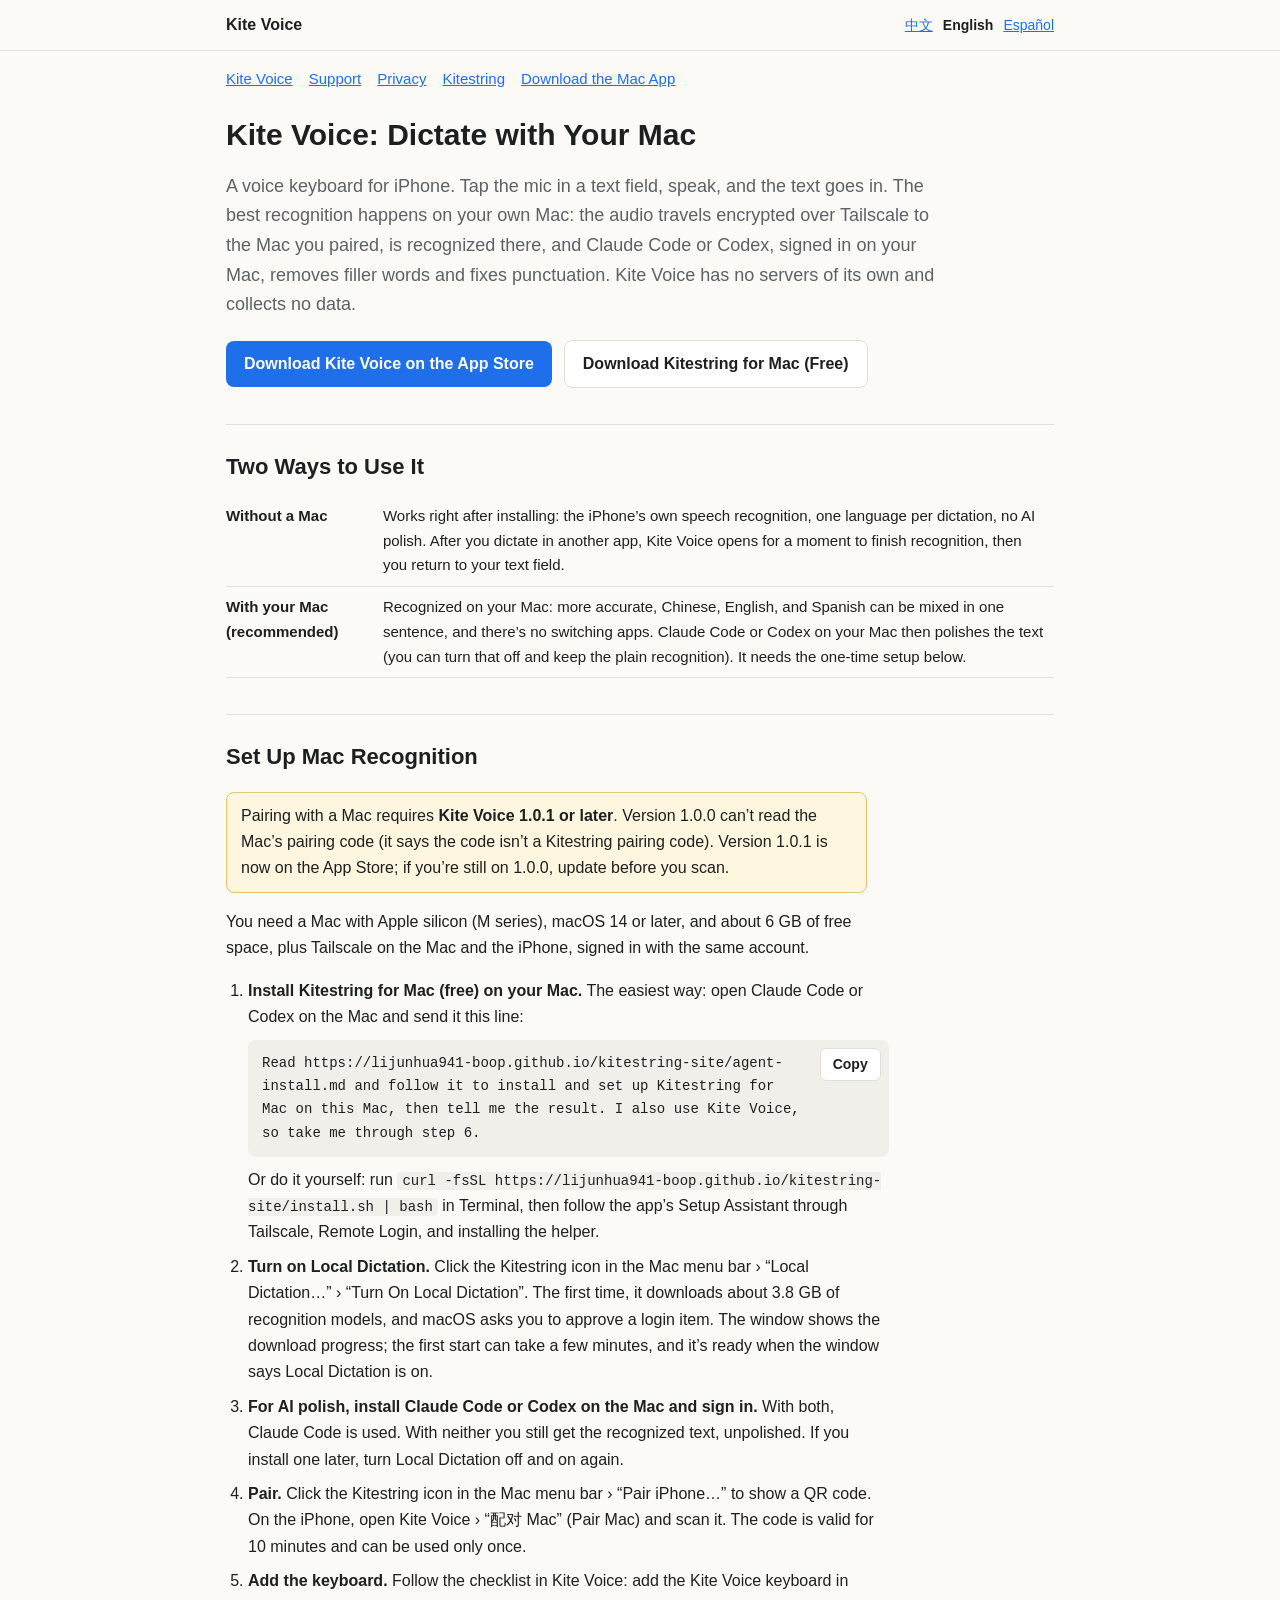
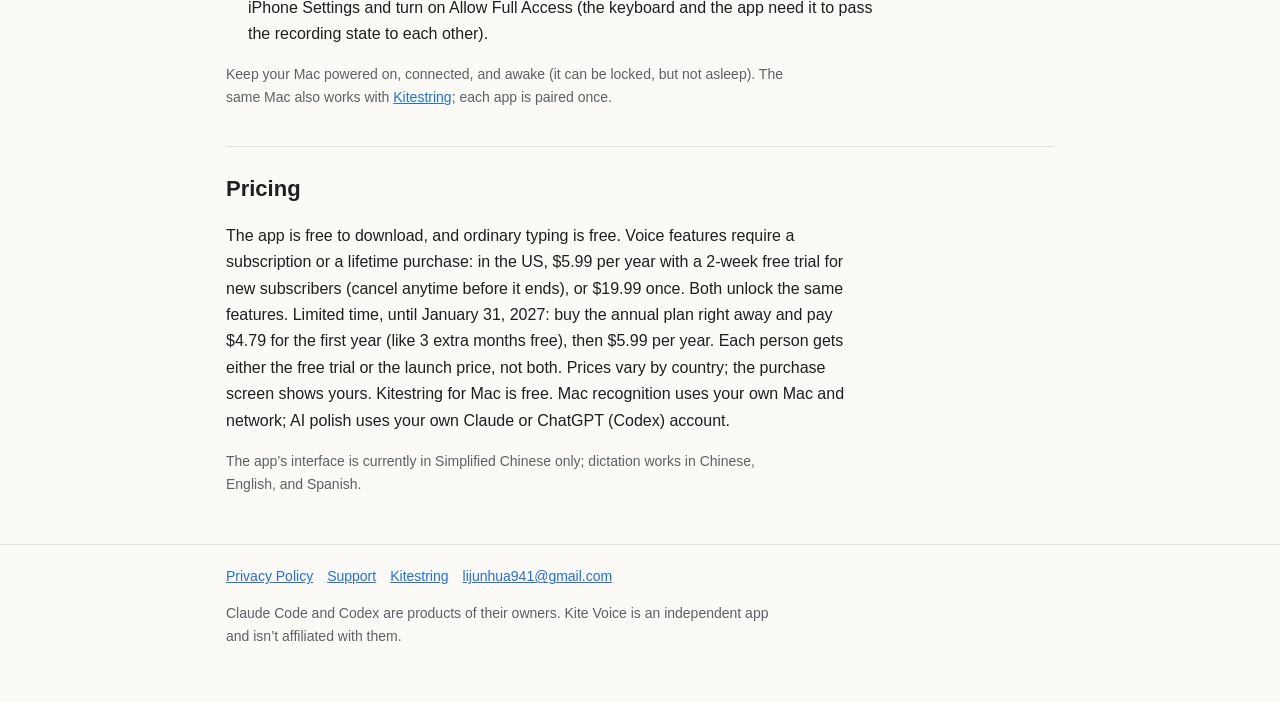
<file: voice/index.html>
<!doctype html>
<html lang="en">
<head>
<meta charset="utf-8">
<meta name="viewport" content="width=device-width, initial-scale=1">
<title data-zh="Kite Voice：用你的 Mac 做语音输入" data-es="Kite Voice: dicta con tu Mac">Kite Voice: Dictate with Your Mac</title>
<meta name="description" data-zh="Kite Voice 是 iPhone 语音键盘：录音经 Tailscale 送到你自己的 Mac 识别，再由 Mac 上的 Claude Code 或 Codex 整理成干净的文字。" data-es="Kite Voice es un teclado de voz para iPhone: el audio viaja por Tailscale a tu propio Mac, se reconoce allí y Claude Code o Codex lo convierte en texto limpio." content="Kite Voice is a voice keyboard for iPhone: audio travels over Tailscale to your own Mac, is recognized there, and Claude Code or Codex turns it into clean text.">
<link rel="canonical" href="https://lijunhua941-boop.github.io/kitestring-site/voice/">
<link rel="stylesheet" href="../assets/site.css">
<script>
/* Language (the same script on every page; site/README.md「三语」). Order: the fragment #zh / #en / #es
   or an anchor inside a section (#es-pairing; #zh-Hans, #es-419 work too), then ?lang=, then the
   browser's preferred languages, then English. Sets <html lang> and data-lang (site.css then shows only
   that language), the page title and description, and makes every link to another page of the site carry the language.
   Nothing is stored. Without JavaScript site.css reads the fragment itself and shows English otherwise. */
(function () {
  var TAGS = { zh: "zh-Hans", en: "en", es: "es" }, root = document.documentElement, lang = "en";
  function norm(s) { s = String(s || "").toLowerCase().split(/[-_;]/)[0]; return TAGS.hasOwnProperty(s) ? s : ""; }
  function fromHash() { try { return norm(decodeURIComponent(location.hash.slice(1))); } catch (e) { return ""; } }
  function fromQuery() { var m = /[?&]lang=([^&#]*)/.exec(location.search); return m ? norm(m[1]) : ""; }
  function fromBrowser() {
    var list = (navigator.languages && navigator.languages.length) ? navigator.languages : [navigator.language];
    for (var i = 0; i < list.length; i++) { var l = norm(list[i]); if (l) return l; }
    return "";
  }
  function relink() {
    var links = document.querySelectorAll("a[href]");
    for (var i = 0; i < links.length; i++) {
      var a = links[i], href = a.getAttribute("data-href") || a.getAttribute("href");
      var cut = href.indexOf("#"), path = cut < 0 ? href : href.slice(0, cut), frag = cut < 0 ? "" : href.slice(cut + 1);
      if (cut === 0) {                                   // same-page link: mark the active language switch
        if (a.parentNode && a.parentNode.className === "langs") {
          if (frag === lang) a.setAttribute("aria-current", "true"); else a.removeAttribute("aria-current");
        }
        continue;
      }
      // Only the site's own pages: relative ("./", "../", "download/", "../privacy/"), with no fragment
      // or a bare language fragment. mailto:, https:, files (.md, .json, .dmg) and other anchors stay.
      if (/^([a-z][a-z0-9+.-]*:|\/\/)/i.test(href) || !/\/$/.test(path) || (frag && !TAGS.hasOwnProperty(frag))) continue;
      a.setAttribute("data-href", href);
      a.setAttribute("href", path + "#" + lang);
    }
  }
  function apply() {
    lang = fromHash() || fromQuery() || fromBrowser() || "en";
    root.setAttribute("data-lang", lang);
    root.setAttribute("lang", TAGS[lang]);
    var t = document.querySelector("title");
    if (t) {
      if (!t.hasAttribute("data-en")) t.setAttribute("data-en", t.textContent);
      document.title = t.getAttribute("data-" + lang) || t.getAttribute("data-en");
    }
    // The description (and any og:/twitter: title or description) the same way: data-zh / data-es
    // beside the English content, which stays in the page for readers without JavaScript.
    var metas = document.querySelectorAll('meta[name="description"], meta[property^="og:"], meta[name^="twitter:"]');
    for (var j = 0; j < metas.length; j++) {
      var m = metas[j];
      if (!m.hasAttribute("data-zh") && !m.hasAttribute("data-es")) continue;
      if (!m.hasAttribute("data-en")) m.setAttribute("data-en", m.getAttribute("content"));
      m.setAttribute("content", m.getAttribute("data-" + lang) || m.getAttribute("data-en"));
    }
    if (document.readyState !== "loading") relink();
  }
  apply();
  document.addEventListener("DOMContentLoaded", relink);
  window.addEventListener("hashchange", apply);
})();
</script>
</head>
<body>
<header class="top"><div class="wrap">
  <a class="brand" href="./">Kite Voice</a>
  <span class="langs"><a href="#zh" hreflang="zh-Hans" lang="zh-Hans">中文</a><a href="#en" hreflang="en" lang="en">English</a><a href="#es" hreflang="es" lang="es">Español</a></span>
</div></header>
<main class="wrap">

<!-- ===== 简体中文（主稿） ===== -->
<section class="lang" id="zh" lang="zh-Hans" data-l="zh">
<nav class="pages"><a href="#zh">Kite Voice</a><a href="support/">技术支持</a><a href="privacy/">隐私政策</a><a href="../#zh">Kitestring</a><a href="../download/#zh">下载 Mac App</a></nav>
<h1>Kite Voice：用你的 Mac 做语音输入</h1>
<p class="lead">iPhone 语音键盘。在输入框里点麦克风说话，文字就进去了。识别最好的方式是用你自己的 Mac：录音经 Tailscale 加密送到你配对的 Mac，在 Mac 上识别，再由 Mac 上已登录的 Claude Code 或 Codex 去掉口头语、补好标点。Kite Voice 没有自己的服务器，不收集数据。</p>
<div class="actions">
  <a class="button" href="https://apps.apple.com/app/kite-voice-ai-dictation/id6833265822">在 App Store 下载 Kite Voice</a>
  <a class="button secondary" href="../download/#zh">下载 Kitestring for Mac（免费）</a>
</div>

<h2 id="zh-modes">两种用法</h2>
<table>
  <tr><th>不用 Mac</th><td>装好就能用：iPhone 自带的语音识别，一次听写一种语言，没有 AI 润色。在别的 App 里说完后，会打开 Kite Voice 完成识别，再回到原来的输入框。</td></tr>
  <tr><th>用你的 Mac（推荐）</th><td>在 Mac 上识别：更准，中文、英文、西班牙文可以混着说，不用切换 App；再由 Mac 上的 Claude Code 或 Codex 润色（可以关掉，只要识别结果）。需要按下面的步骤配置一次。</td></tr>
</table>

<h2 id="zh-mac">配置 Mac 识别</h2>
<p class="note">Mac 配对需要 <strong>Kite Voice 1.0.1 或更高版本</strong>。1.0.0 读不了 Mac 的配对二维码（会提示「这不是 Kitestring 的配对二维码」）。1.0.1 已在 App Store 上线，还在 1.0.0 的请先更新再扫码。</p>
<p>需要：Apple 芯片的 Mac（M 系列）、macOS 14 或更高、约 6 GB 可用空间；Mac 和 iPhone 都装 Tailscale 并登录同一个账号。</p>
<ol class="steps">
  <li><strong>在 Mac 上装 Kitestring for Mac（免费）。</strong>最省事的办法是在 Mac 上打开 Claude Code 或 Codex，把这句话发给它：
  <div class="copy"><pre><code id="vprompt-zh">请读取 https://lijunhua941-boop.github.io/kitestring-site/agent-install.md，按其中步骤在这台 Mac 上安装并配置 Kitestring for Mac，完成后告诉我结果。我还要用 Kite Voice，请带我做完第 6 步。</code></pre><button type="button" data-copy="vprompt-zh" data-done="已复制">复制</button></div>
  也可以自己装：在「终端」里运行 <code>curl -fsSL https://lijunhua941-boop.github.io/kitestring-site/install.sh | bash</code>，然后按 App 的「设置向导」完成 Tailscale、远程登录和安装助手。</li>
  <li><strong>打开「本机听写」。</strong>点 Mac 菜单栏的 Kitestring 图标 ›「本机听写…」›「打开本机听写」。第一次会下载约 3.8 GB 的识别模型，macOS 会请你批准一个登录项；窗口里显示下载进度，第一次启动可能要几分钟，显示「本机听写已开启」就好了。</li>
  <li><strong>要 AI 润色，就在 Mac 上装好并登录 Claude Code 或 Codex。</strong>两个都有时优先用 Claude Code。都没有也能用，只是得到的是没润色的识别结果。后来才装的话，把「本机听写」关闭再打开一次。</li>
  <li><strong>配对。</strong>在 Mac 菜单栏点 Kitestring 图标 ›「配对 iPhone…」，屏幕上出现二维码；在 iPhone 上打开 Kite Voice ›「配对 Mac」› 扫码。二维码 10 分钟内有效、只能用一次。</li>
  <li><strong>添加键盘。</strong>按 Kite Voice 里的清单，在 iPhone「设置」里添加 Kite Voice 键盘并打开「允许完全访问」（键盘和 App 之间传递录音状态需要它）。</li>
</ol>
<p class="muted">Mac 需要保持通电、联网和唤醒（可以锁屏，不能睡眠）。同一台 Mac 也可以给 <a href="../#zh">Kitestring</a> 用，两个 App 各配对一次。</p>

<h2 id="zh-price">价格</h2>
<p>App 免费下载，普通打字免费。语音功能需要订阅或买断：美国区按年 US$5.99（首次订阅可免费试用 2 周，结束前随时可取消），或一次买断 US$19.99，两种方案功能相同。限时到 2027 年 1 月 31 日：直接购买年费，首年 US$4.79（相当于多送 3 个月），之后每年 US$5.99；免费试用和限时首年价每人只能享受其中一个。各地区价格以购买页显示的为准。Kitestring for Mac 免费。Mac 识别用你自己的 Mac 和网络，AI 润色用你自己的 Claude 或 ChatGPT（Codex）账号。</p>
<p class="muted">界面目前只有简体中文；听写支持中文、英文和西班牙文。</p>
</section>

<!-- ===== English ===== -->
<section class="lang" id="en" lang="en" data-l="en">
<nav class="pages"><a href="#en">Kite Voice</a><a href="support/">Support</a><a href="privacy/">Privacy</a><a href="../#en">Kitestring</a><a href="../download/#en">Download the Mac App</a></nav>
<h1>Kite Voice: Dictate with Your Mac</h1>
<p class="lead">A voice keyboard for iPhone. Tap the mic in a text field, speak, and the text goes in. The best recognition happens on your own Mac: the audio travels encrypted over Tailscale to the Mac you paired, is recognized there, and Claude Code or Codex, signed in on your Mac, removes filler words and fixes punctuation. Kite Voice has no servers of its own and collects no data.</p>
<div class="actions">
  <a class="button" href="https://apps.apple.com/app/kite-voice-ai-dictation/id6833265822">Download Kite Voice on the App Store</a>
  <a class="button secondary" href="../download/#en">Download Kitestring for Mac (Free)</a>
</div>

<h2 id="en-modes">Two Ways to Use It</h2>
<table>
  <tr><th>Without a Mac</th><td>Works right after installing: the iPhone’s own speech recognition, one language per dictation, no AI polish. After you dictate in another app, Kite Voice opens for a moment to finish recognition, then you return to your text field.</td></tr>
  <tr><th>With your Mac (recommended)</th><td>Recognized on your Mac: more accurate, Chinese, English, and Spanish can be mixed in one sentence, and there’s no switching apps. Claude Code or Codex on your Mac then polishes the text (you can turn that off and keep the plain recognition). It needs the one-time setup below.</td></tr>
</table>

<h2 id="en-mac">Set Up Mac Recognition</h2>
<p class="note">Pairing with a Mac requires <strong>Kite Voice 1.0.1 or later</strong>. Version 1.0.0 can’t read the Mac’s pairing code (it says the code isn’t a Kitestring pairing code). Version 1.0.1 is now on the App Store; if you’re still on 1.0.0, update before you scan.</p>
<p>You need a Mac with Apple silicon (M series), macOS 14 or later, and about 6 GB of free space, plus Tailscale on the Mac and the iPhone, signed in with the same account.</p>
<ol class="steps">
  <li><strong>Install Kitestring for Mac (free) on your Mac.</strong> The easiest way: open Claude Code or Codex on the Mac and send it this line:
  <div class="copy"><pre><code id="vprompt-en">Read https://lijunhua941-boop.github.io/kitestring-site/agent-install.md and follow it to install and set up Kitestring for Mac on this Mac, then tell me the result. I also use Kite Voice, so take me through step 6.</code></pre><button type="button" data-copy="vprompt-en" data-done="Copied">Copy</button></div>
  Or do it yourself: run <code>curl -fsSL https://lijunhua941-boop.github.io/kitestring-site/install.sh | bash</code> in Terminal, then follow the app’s Setup Assistant through Tailscale, Remote Login, and installing the helper.</li>
  <li><strong>Turn on Local Dictation.</strong> Click the Kitestring icon in the Mac menu bar › “Local Dictation…” › “Turn On Local Dictation”. The first time, it downloads about 3.8 GB of recognition models, and macOS asks you to approve a login item. The window shows the download progress; the first start can take a few minutes, and it’s ready when the window says Local Dictation is on.</li>
  <li><strong>For AI polish, install Claude Code or Codex on the Mac and sign in.</strong> With both, Claude Code is used. With neither you still get the recognized text, unpolished. If you install one later, turn Local Dictation off and on again.</li>
  <li><strong>Pair.</strong> Click the Kitestring icon in the Mac menu bar › “Pair iPhone…” to show a QR code. On the iPhone, open Kite Voice › “配对 Mac” (Pair Mac) and scan it. The code is valid for 10 minutes and can be used only once.</li>
  <li><strong>Add the keyboard.</strong> Follow the checklist in Kite Voice: add the Kite Voice keyboard in iPhone Settings and turn on Allow Full Access (the keyboard and the app need it to pass the recording state to each other).</li>
</ol>
<p class="muted">Keep your Mac powered on, connected, and awake (it can be locked, but not asleep). The same Mac also works with <a href="../#en">Kitestring</a>; each app is paired once.</p>

<h2 id="en-price">Pricing</h2>
<p>The app is free to download, and ordinary typing is free. Voice features require a subscription or a lifetime purchase: in the US, $5.99 per year with a 2-week free trial for new subscribers (cancel anytime before it ends), or $19.99 once. Both unlock the same features. Limited time, until January 31, 2027: buy the annual plan right away and pay $4.79 for the first year (like 3 extra months free), then $5.99 per year. Each person gets either the free trial or the launch price, not both. Prices vary by country; the purchase screen shows yours. Kitestring for Mac is free. Mac recognition uses your own Mac and network; AI polish uses your own Claude or ChatGPT (Codex) account.</p>
<p class="muted">The app’s interface is currently in Simplified Chinese only; dictation works in Chinese, English, and Spanish.</p>
</section>

<!-- ===== Español ===== -->
<section class="lang" id="es" lang="es" data-l="es">
<nav class="pages"><a href="#es">Kite Voice</a><a href="support/">Soporte</a><a href="privacy/">Privacidad</a><a href="../#es">Kitestring</a><a href="../download/#es">Descargar la app del Mac</a></nav>
<h1>Kite Voice: dicta con tu Mac</h1>
<p class="lead">Un teclado de voz para iPhone. Toca el micrófono en un campo de texto, habla y el texto se escribe. El mejor reconocimiento ocurre en tu propio Mac: el audio viaja cifrado por Tailscale al Mac que vinculaste, se reconoce allí, y Claude Code o Codex, con la sesión iniciada en tu Mac, quita las muletillas y corrige la puntuación. Kite Voice no tiene servidores propios y no recopila datos.</p>
<div class="actions">
  <a class="button" href="https://apps.apple.com/app/kite-voice-ai-dictation/id6833265822">Descargar Kite Voice en el App Store</a>
  <a class="button secondary" href="../download/#es">Descargar Kitestring para Mac (gratis)</a>
</div>

<h2 id="es-modes">Dos formas de usarlo</h2>
<table>
  <tr><th>Sin Mac</th><td>Funciona nada más instalarlo: el reconocimiento de voz del propio iPhone, un idioma por dictado, sin pulido con IA. Después de dictar en otra app, Kite Voice se abre un momento para terminar el reconocimiento y luego vuelves a tu campo de texto.</td></tr>
  <tr><th>Con tu Mac (recomendado)</th><td>Reconocido en tu Mac: más preciso, puedes mezclar chino, inglés y español en una misma frase, y sin cambiar de app. Después Claude Code o Codex en tu Mac pule el texto (puedes desactivarlo y quedarte con el reconocimiento tal cual). Requiere la configuración única de abajo.</td></tr>
</table>

<h2 id="es-mac">Configurar el reconocimiento en el Mac</h2>
<p class="note">Para vincular un Mac hace falta <strong>Kite Voice 1.0.1 o posterior</strong>. La versión 1.0.0 no puede leer el código de vinculación del Mac (dice que no es un código de vinculación de Kitestring). La versión 1.0.1 ya está en el App Store; si sigues en la 1.0.0, actualiza antes de escanear.</p>
<p>Necesitas un Mac con chip de Apple (serie M), macOS 14 o posterior y unos 6 GB de espacio libre, además de Tailscale en el Mac y en el iPhone con la misma cuenta.</p>
<ol class="steps">
  <li><strong>Instala Kitestring para Mac (gratis) en tu Mac.</strong> Lo más fácil: abre Claude Code o Codex en el Mac y envíale esta línea:
  <div class="copy"><pre><code id="vprompt-es">Lee https://lijunhua941-boop.github.io/kitestring-site/agent-install.md y sigue sus pasos para instalar y configurar Kitestring para Mac en este Mac; después dime el resultado. También uso Kite Voice, así que guíame por el paso 6.</code></pre><button type="button" data-copy="vprompt-es" data-done="Copiado">Copiar</button></div>
  O hazlo tú: ejecuta <code>curl -fsSL https://lijunhua941-boop.github.io/kitestring-site/install.sh | bash</code> en Terminal y sigue el Asistente de configuración de la app para Tailscale, Sesión remota y la instalación del asistente del Mac.</li>
  <li><strong>Activa el dictado local.</strong> Haz clic en el icono de Kitestring en la barra de menús del Mac › «Dictado local…» › «Activar dictado local». La primera vez descarga unos 3,8 GB de modelos de reconocimiento, y macOS te pide aprobar un ítem de inicio. La ventana muestra el progreso de la descarga; el primer arranque puede tardar unos minutos, y está listo cuando la ventana indica que el dictado local está activado.</li>
  <li><strong>Para el pulido con IA, instala Claude Code o Codex en el Mac e inicia sesión.</strong> Con los dos se usa Claude Code. Sin ninguno recibes igualmente el texto reconocido, sin pulir. Si instalas uno más adelante, desactiva y vuelve a activar el dictado local.</li>
  <li><strong>Vincula.</strong> Haz clic en el icono de Kitestring en la barra de menús del Mac › «Vincular iPhone…» para mostrar un código QR. En el iPhone, abre Kite Voice › «配对 Mac» (Vincular Mac) y escanéalo. El código es válido durante 10 minutos y solo se puede usar una vez.</li>
  <li><strong>Añade el teclado.</strong> Sigue la lista de Kite Voice: añade el teclado Kite Voice en los Ajustes del iPhone y activa «Permitir acceso total» (el teclado y la app lo necesitan para pasarse el estado de la grabación).</li>
</ol>
<p class="muted">Mantén tu Mac encendido, conectado y activo (puede estar bloqueado, pero no en reposo). El mismo Mac sirve también para <a href="../#es">Kitestring</a>; cada app se vincula una vez.</p>

<h2 id="es-price">Precio</h2>
<p>La app se descarga gratis y escribir con el teclado es gratis. Las funciones de voz requieren una suscripción o una compra de por vida: en EE. UU., 5,99 USD al año con 2 semanas de prueba gratis para nuevos suscriptores (cancela cuando quieras antes de que termine), o 19,99 USD una sola vez. Ambas desbloquean las mismas funciones. Por tiempo limitado, hasta el 31 de enero de 2027: compra ya el plan anual y paga 4,79 USD el primer año (como 3 meses más gratis); después, 5,99 USD al año. Cada persona puede usar la prueba gratuita o el precio de lanzamiento, no ambos. Los precios varían según el país; la pantalla de compra muestra el tuyo. Kitestring para Mac es gratis. El reconocimiento en el Mac usa tu propio Mac y tu red; el pulido con IA usa tu propia cuenta de Claude o de ChatGPT (Codex).</p>
<p class="muted">La interfaz de la app está por ahora solo en chino simplificado; el dictado funciona en chino, inglés y español.</p>
</section>

</main>
<footer><div class="wrap">
  <div data-l="zh" lang="zh-Hans">
    <a href="privacy/">隐私政策</a><a href="support/">技术支持</a><a href="../#zh">Kitestring</a><a href="mailto:lijunhua941@gmail.com">lijunhua941@gmail.com</a>
    <p>Claude Code、Codex 属于各自的所有者；Kite Voice 是独立 App，与它们无隶属关系。</p>
  </div>
  <div data-l="en" lang="en">
    <a href="privacy/">Privacy Policy</a><a href="support/">Support</a><a href="../#en">Kitestring</a><a href="mailto:lijunhua941@gmail.com">lijunhua941@gmail.com</a>
    <p>Claude Code and Codex are products of their owners. Kite Voice is an independent app and isn’t affiliated with them.</p>
  </div>
  <div data-l="es" lang="es">
    <a href="privacy/">Política de privacidad</a><a href="support/">Soporte</a><a href="../#es">Kitestring</a><a href="mailto:lijunhua941@gmail.com">lijunhua941@gmail.com</a>
    <p>Claude Code y Codex son productos de sus propietarios. Kite Voice es una app independiente y no está afiliada a ellos.</p>
  </div>
</div></footer>
<script>
/* Copy buttons: <button data-copy="ID"> copies the text of the element with that id; where the
   clipboard is not available the text is selected instead. Nothing is stored or sent. */
document.addEventListener("click", function (e) {
  var b = e.target.closest ? e.target.closest("button[data-copy]") : null;
  if (!b) return;
  var el = document.getElementById(b.getAttribute("data-copy"));
  if (!el) return;
  var text = el.textContent, label = b.getAttribute("data-label") || b.textContent;
  b.setAttribute("data-label", label);
  function done() { b.textContent = b.getAttribute("data-done") || label; setTimeout(function () { b.textContent = label; }, 1600); }
  function select() { var r = document.createRange(); r.selectNodeContents(el); var s = getSelection(); s.removeAllRanges(); s.addRange(r); }
  if (navigator.clipboard && navigator.clipboard.writeText) navigator.clipboard.writeText(text).then(done, select); else select();
});
</script>
</body>
</html>
</file>
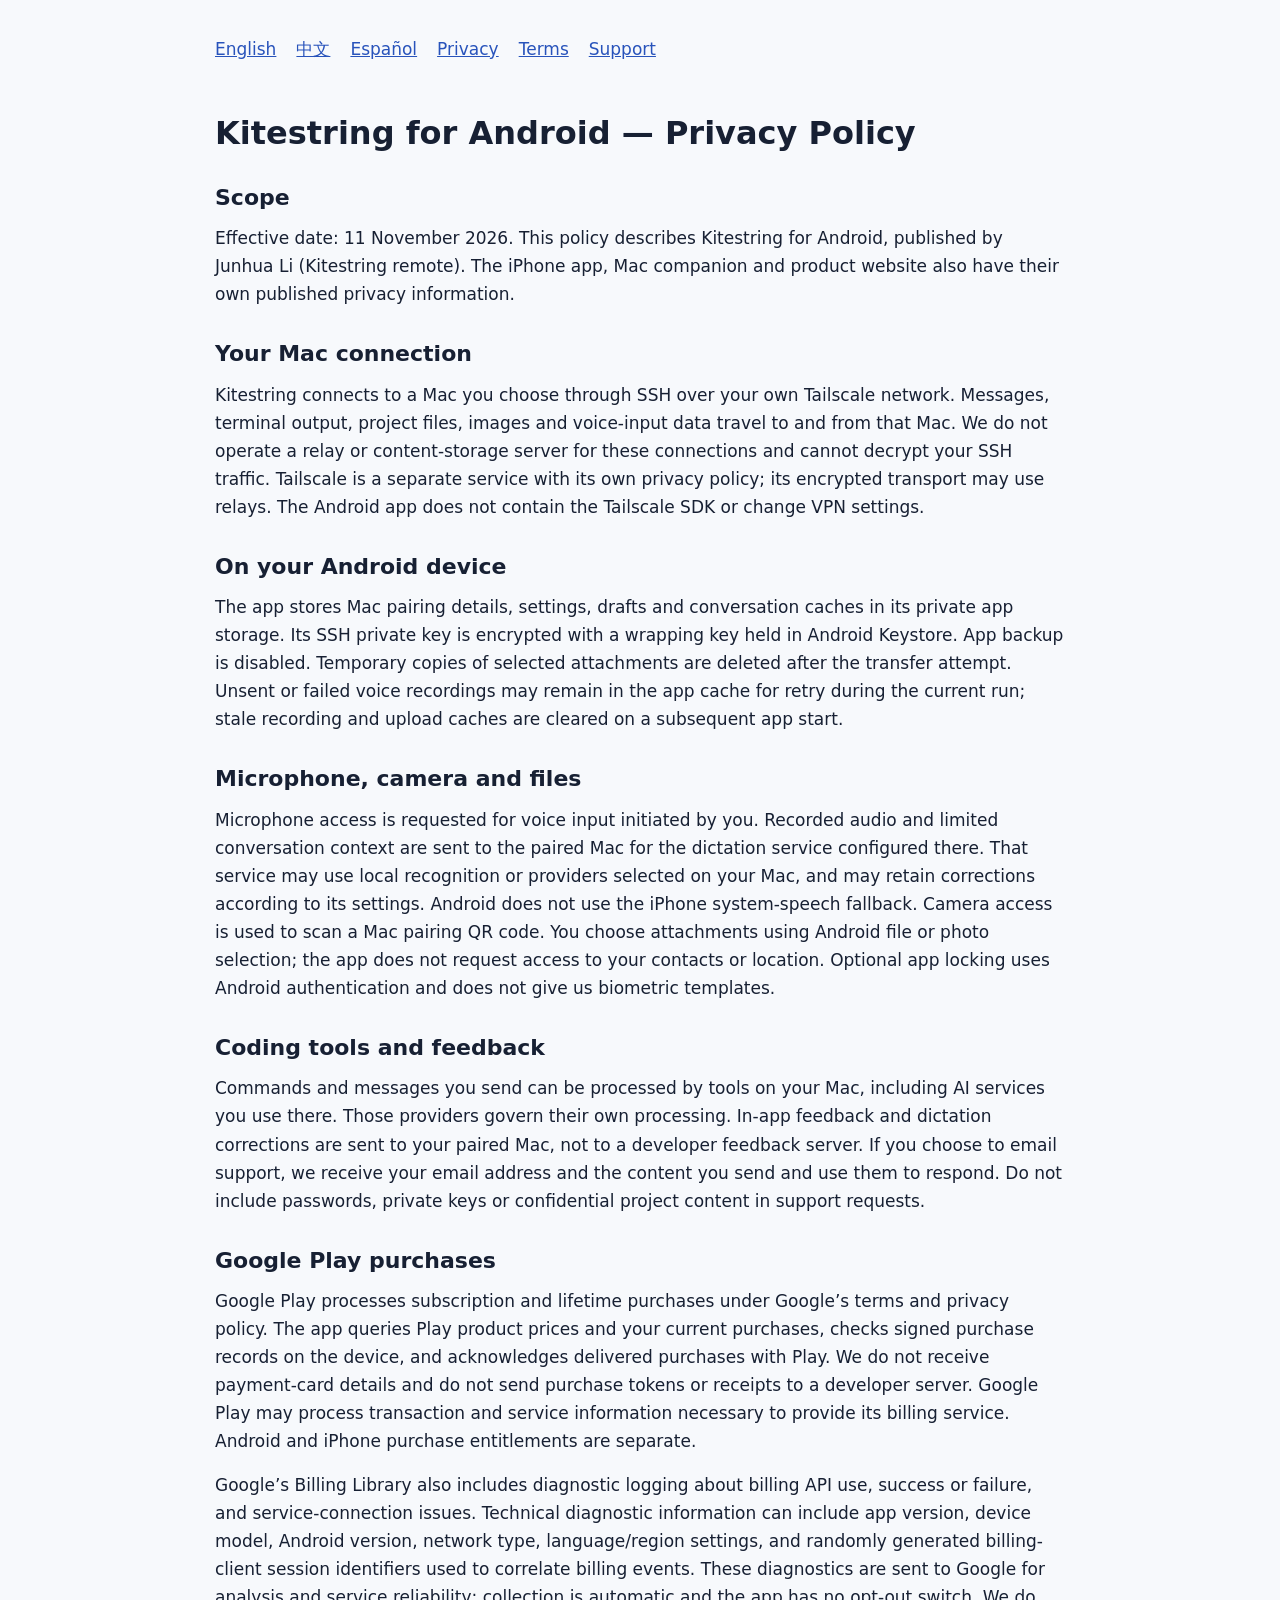
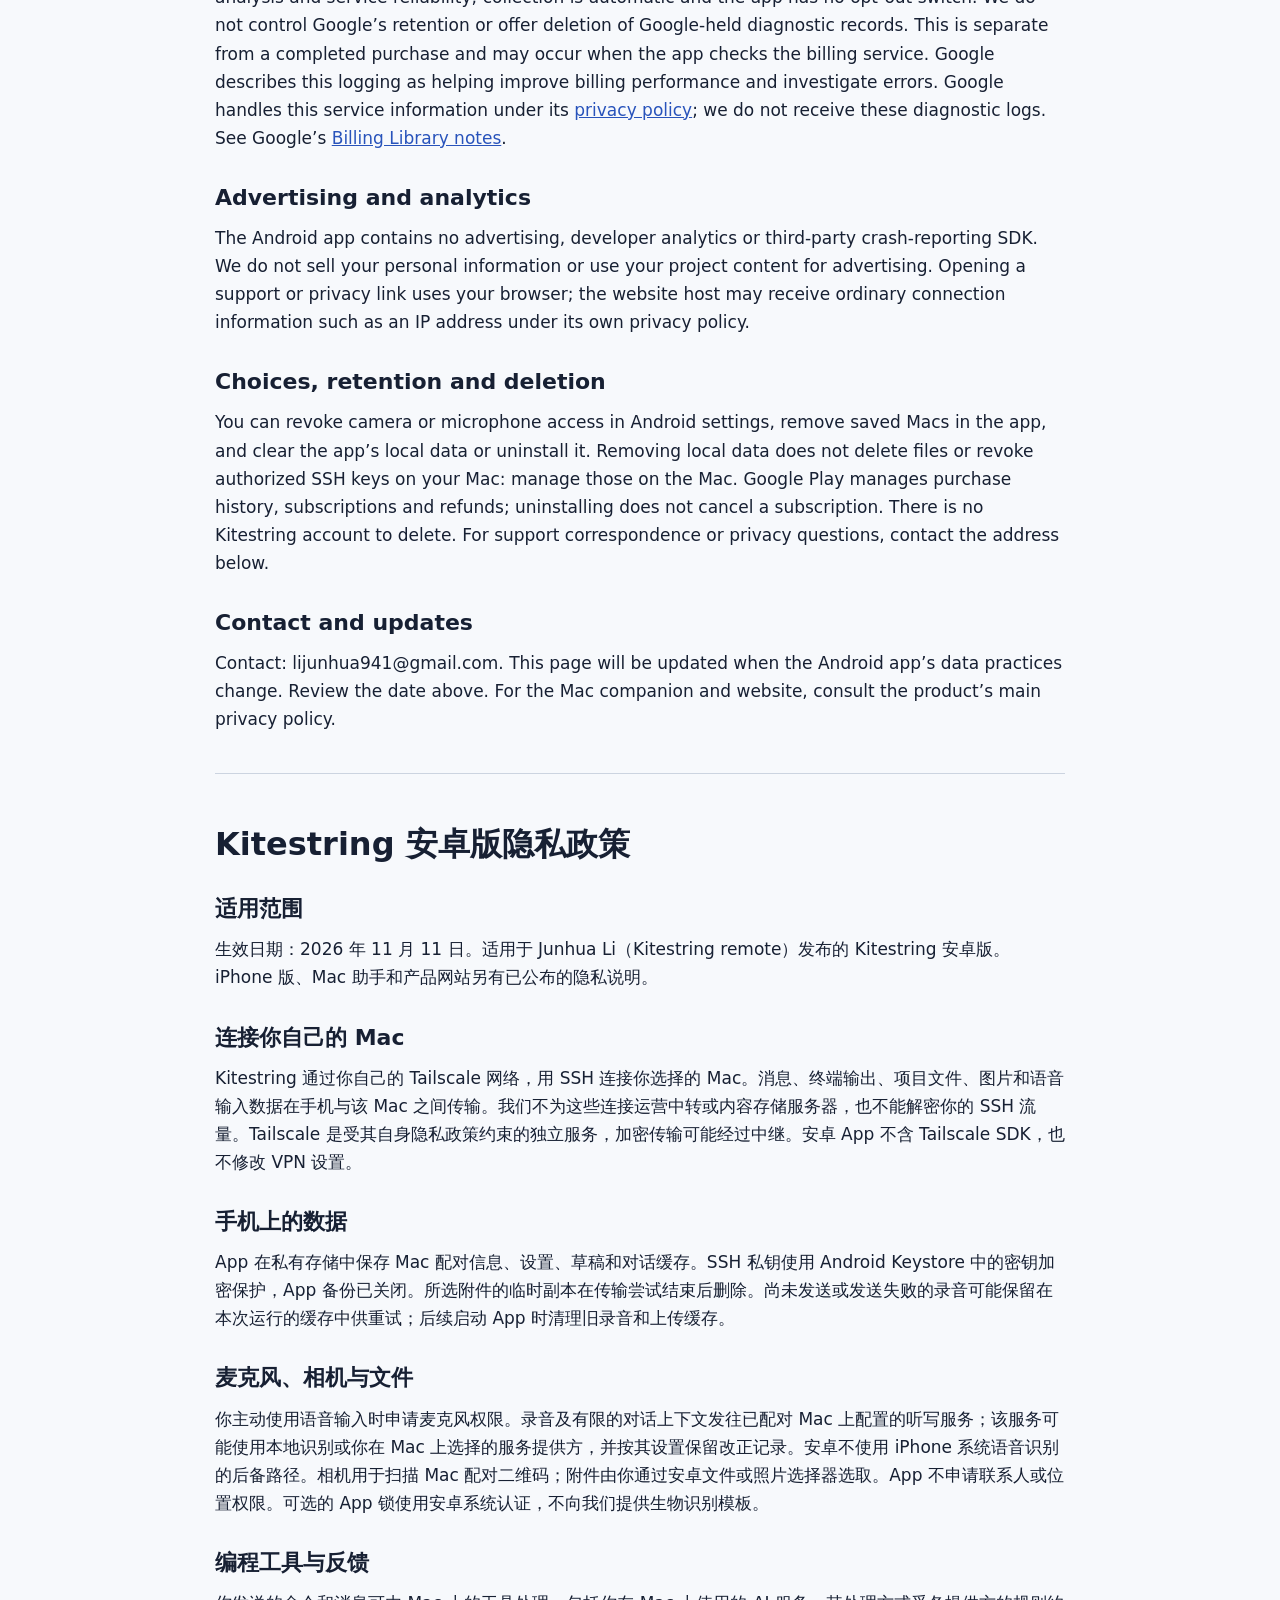
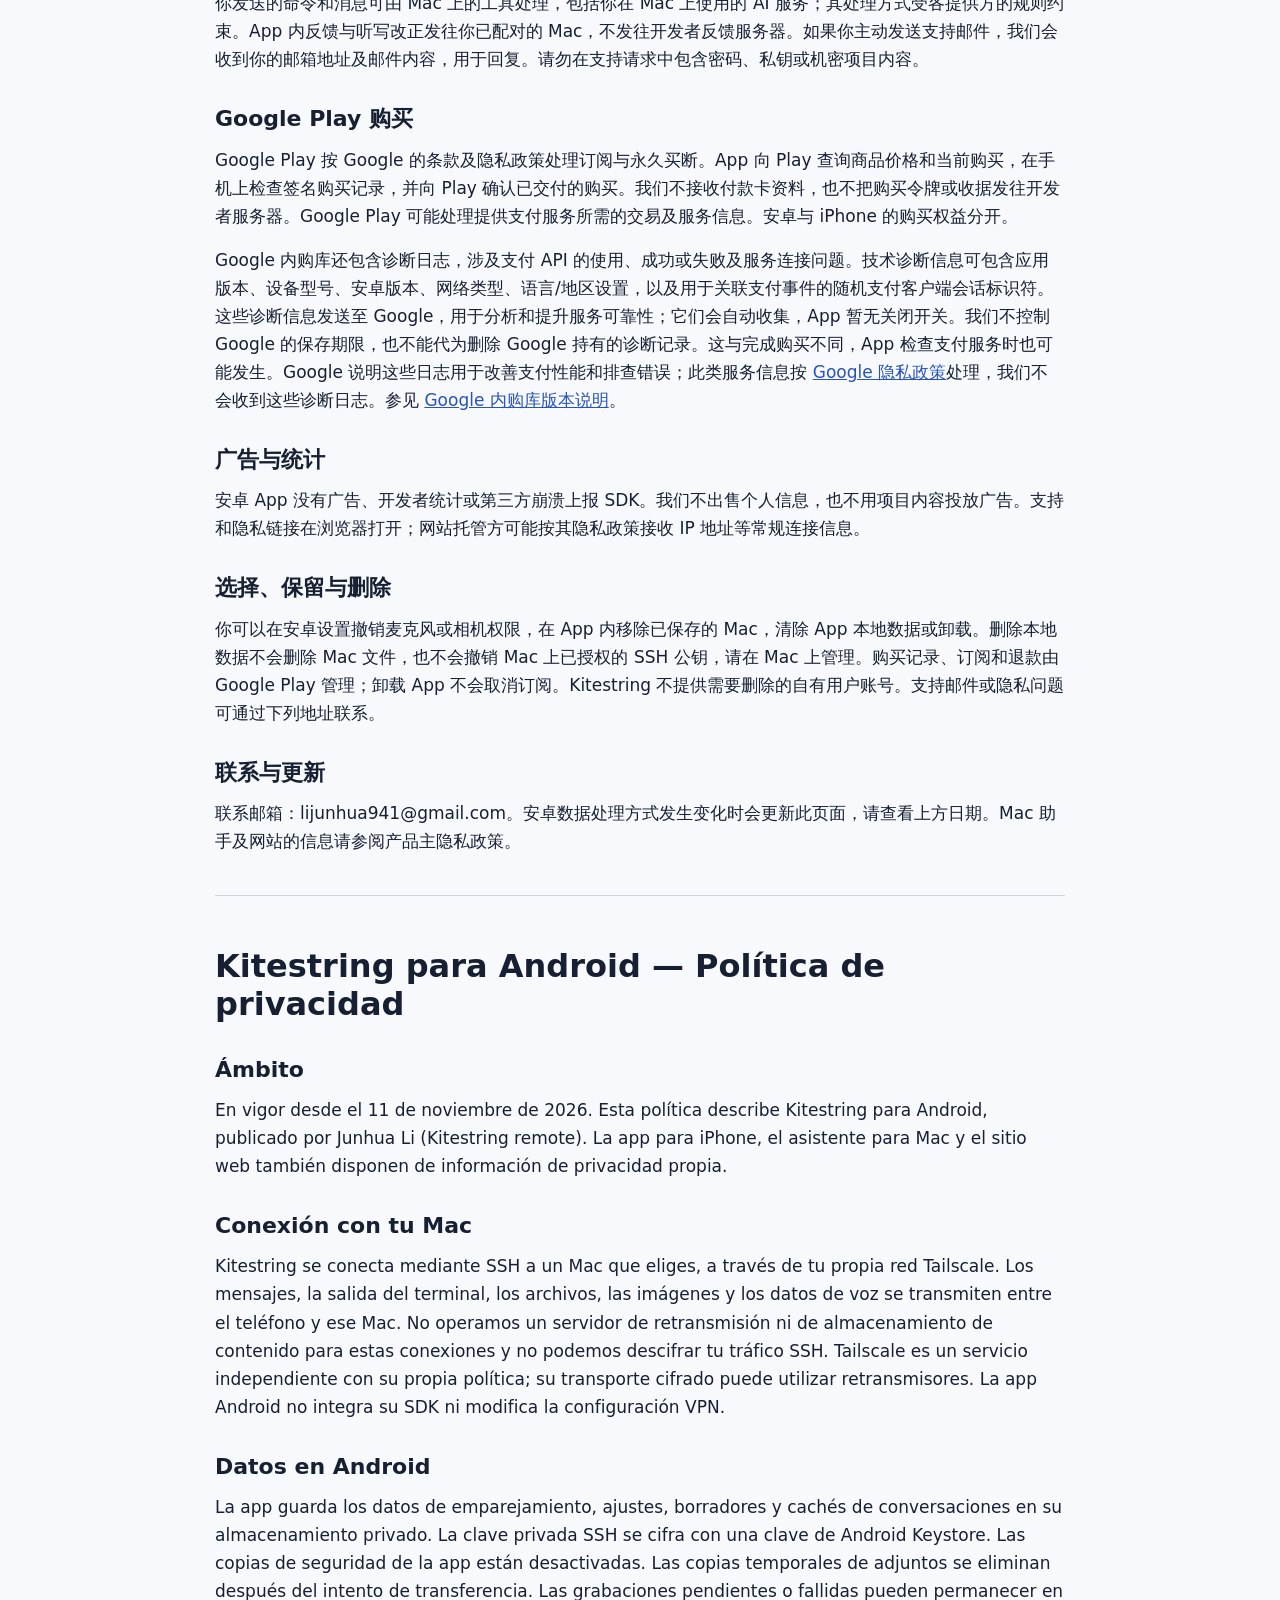
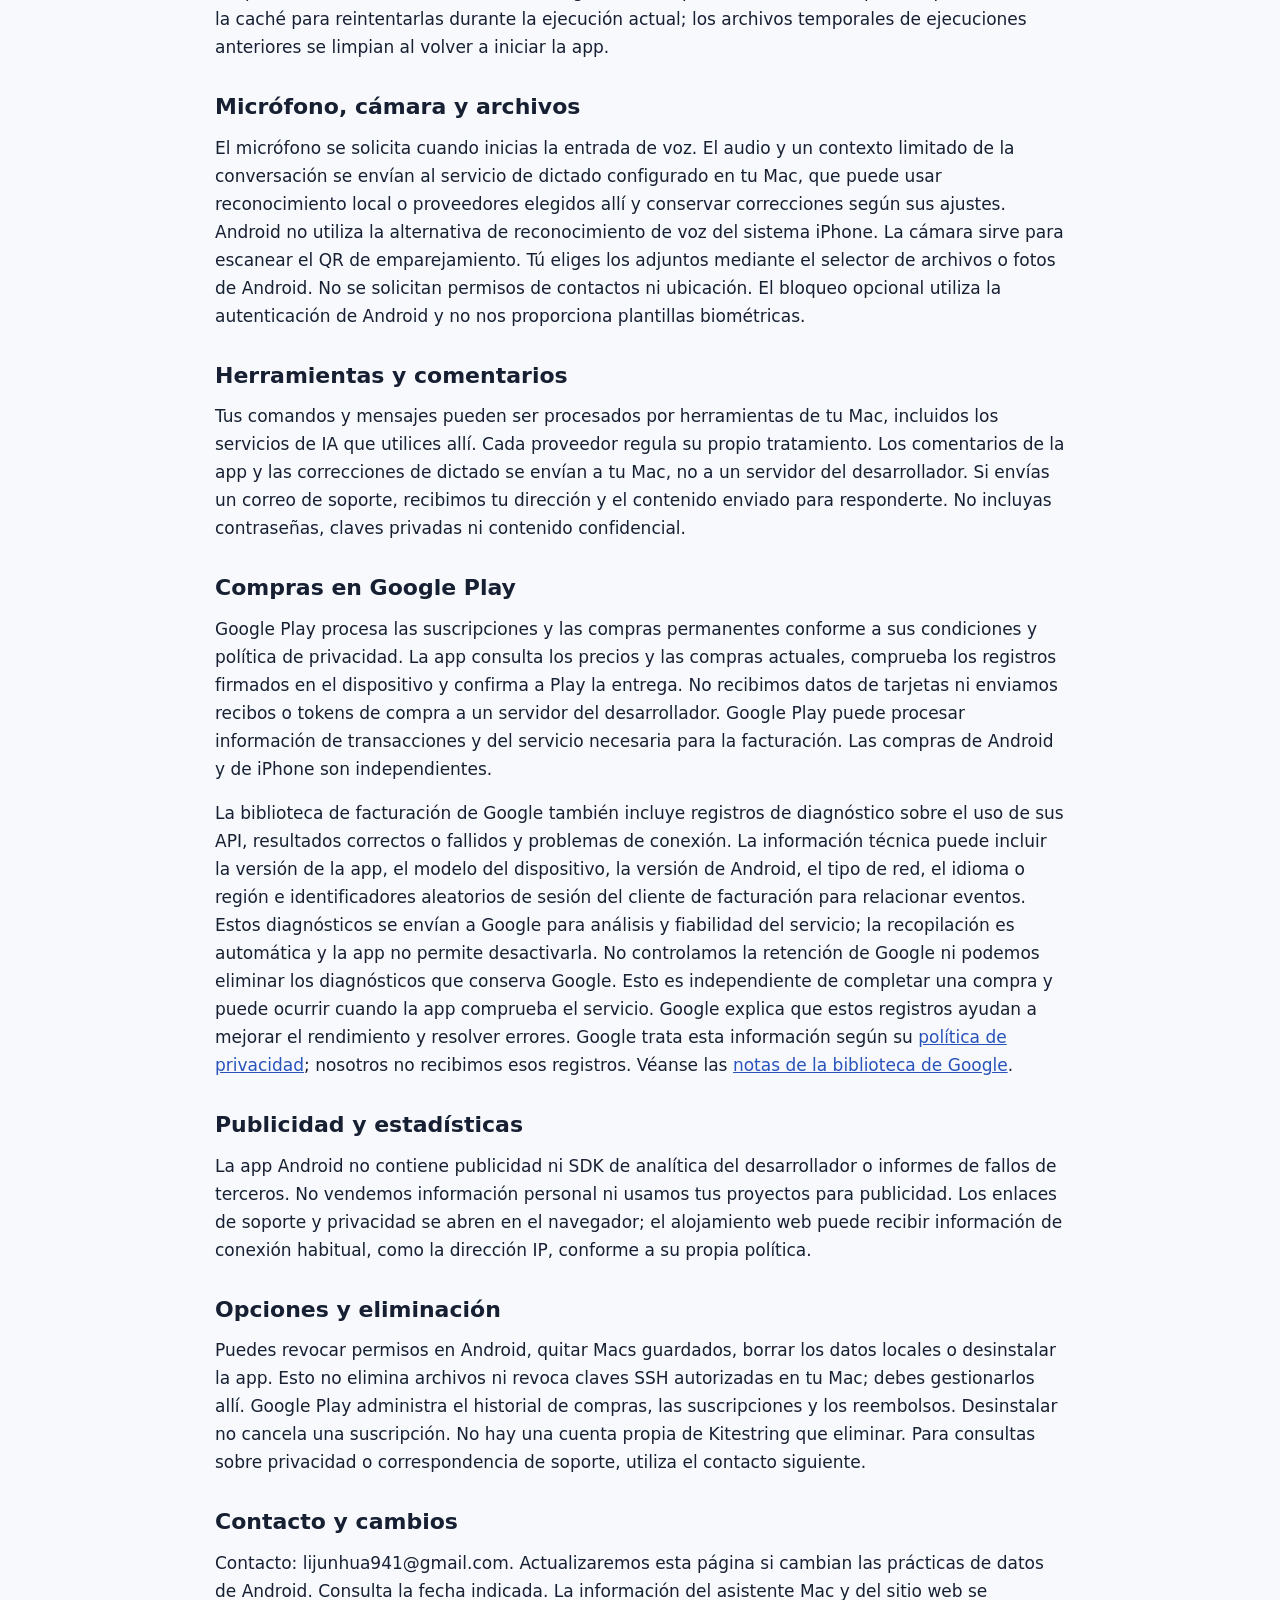
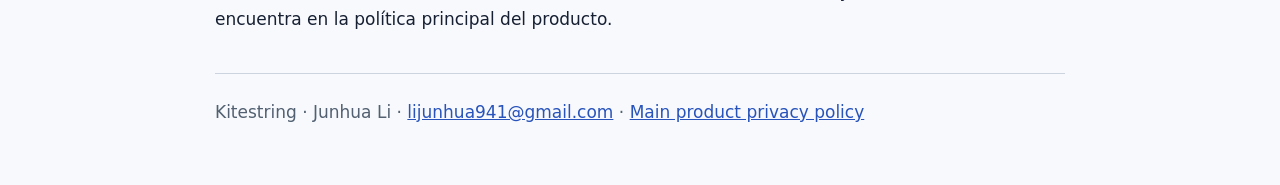
<file: android/privacy/index.html>
<!doctype html>
<html lang="en">
<head>
<meta charset="utf-8">
<meta name="viewport" content="width=device-width, initial-scale=1">
<title>Kitestring for Android — Privacy Policy</title>
<style>body{font:17px/1.65 system-ui,sans-serif;color:#172033;background:#f7f9fc;margin:0}main{max-width:850px;margin:auto;padding:35px 24px}nav{display:flex;gap:20px;flex-wrap:wrap}a{color:#2853bb}section{padding:24px 0;border-bottom:1px solid #ccd4e0}h1{font-size:32px;line-height:1.2}h2{font-size:22px;margin:28px 0 8px}p{margin:0 0 16px}footer{padding:24px 0;color:#526071}</style>
</head>
<body>
<main>
<nav>
<a href="#en">English</a>
<a href="#zh">中文</a>
<a href="#es">Español</a>
<a href="../privacy/">Privacy</a>
<a href="../terms/">Terms</a>
<a href="../../support/">Support</a>
</nav>
<section id="en" lang="en">
<h1>Kitestring for Android — Privacy Policy</h1>
<h2>Scope</h2>
<p>Effective date: 11 November 2026. This policy describes Kitestring for Android, published by Junhua Li (Kitestring remote). The iPhone app, Mac companion and product website also have their own published privacy information.</p>
<h2>Your Mac connection</h2>
<p>Kitestring connects to a Mac you choose through SSH over your own Tailscale network. Messages, terminal output, project files, images and voice-input data travel to and from that Mac. We do not operate a relay or content-storage server for these connections and cannot decrypt your SSH traffic. Tailscale is a separate service with its own privacy policy; its encrypted transport may use relays. The Android app does not contain the Tailscale SDK or change VPN settings.</p>
<h2>On your Android device</h2>
<p>The app stores Mac pairing details, settings, drafts and conversation caches in its private app storage. Its SSH private key is encrypted with a wrapping key held in Android Keystore. App backup is disabled. Temporary copies of selected attachments are deleted after the transfer attempt. Unsent or failed voice recordings may remain in the app cache for retry during the current run; stale recording and upload caches are cleared on a subsequent app start.</p>
<h2>Microphone, camera and files</h2>
<p>Microphone access is requested for voice input initiated by you. Recorded audio and limited conversation context are sent to the paired Mac for the dictation service configured there. That service may use local recognition or providers selected on your Mac, and may retain corrections according to its settings. Android does not use the iPhone system-speech fallback. Camera access is used to scan a Mac pairing QR code. You choose attachments using Android file or photo selection; the app does not request access to your contacts or location. Optional app locking uses Android authentication and does not give us biometric templates.</p>
<h2>Coding tools and feedback</h2>
<p>Commands and messages you send can be processed by tools on your Mac, including AI services you use there. Those providers govern their own processing. In-app feedback and dictation corrections are sent to your paired Mac, not to a developer feedback server. If you choose to email support, we receive your email address and the content you send and use them to respond. Do not include passwords, private keys or confidential project content in support requests.</p>
<h2>Google Play purchases</h2>
<p>Google Play processes subscription and lifetime purchases under Google’s terms and privacy policy. The app queries Play product prices and your current purchases, checks signed purchase records on the device, and acknowledges delivered purchases with Play. We do not receive payment-card details and do not send purchase tokens or receipts to a developer server. Google Play may process transaction and service information necessary to provide its billing service. Android and iPhone purchase entitlements are separate.</p>
<p>Google’s Billing Library also includes diagnostic logging about billing API use, success or failure, and service-connection issues. Technical diagnostic information can include app version, device model, Android version, network type, language/region settings, and randomly generated billing-client session identifiers used to correlate billing events. These diagnostics are sent to Google for analysis and service reliability; collection is automatic and the app has no opt-out switch. We do not control Google’s retention or offer deletion of Google-held diagnostic records. This is separate from a completed purchase and may occur when the app checks the billing service. Google describes this logging as helping improve billing performance and investigate errors. Google handles this service information under its <a href="https://policies.google.com/privacy">privacy policy</a>; we do not receive these diagnostic logs. See Google’s <a href="https://developer.android.com/google/play/billing/release-notes#6-0">Billing Library notes</a>.</p>
<h2>Advertising and analytics</h2>
<p>The Android app contains no advertising, developer analytics or third-party crash-reporting SDK. We do not sell your personal information or use your project content for advertising. Opening a support or privacy link uses your browser; the website host may receive ordinary connection information such as an IP address under its own privacy policy.</p>
<h2>Choices, retention and deletion</h2>
<p>You can revoke camera or microphone access in Android settings, remove saved Macs in the app, and clear the app’s local data or uninstall it. Removing local data does not delete files or revoke authorized SSH keys on your Mac: manage those on the Mac. Google Play manages purchase history, subscriptions and refunds; uninstalling does not cancel a subscription. There is no Kitestring account to delete. For support correspondence or privacy questions, contact the address below.</p>
<h2>Contact and updates</h2>
<p>Contact: lijunhua941@gmail.com. This page will be updated when the Android app’s data practices change. Review the date above. For the Mac companion and website, consult the product’s main privacy policy.</p>
</section>
<section id="zh" lang="zh">
<h1>Kitestring 安卓版隐私政策</h1>
<h2>适用范围</h2>
<p>生效日期：2026 年 11 月 11 日。适用于 Junhua Li（Kitestring remote）发布的 Kitestring 安卓版。iPhone 版、Mac 助手和产品网站另有已公布的隐私说明。</p>
<h2>连接你自己的 Mac</h2>
<p>Kitestring 通过你自己的 Tailscale 网络，用 SSH 连接你选择的 Mac。消息、终端输出、项目文件、图片和语音输入数据在手机与该 Mac 之间传输。我们不为这些连接运营中转或内容存储服务器，也不能解密你的 SSH 流量。Tailscale 是受其自身隐私政策约束的独立服务，加密传输可能经过中继。安卓 App 不含 Tailscale SDK，也不修改 VPN 设置。</p>
<h2>手机上的数据</h2>
<p>App 在私有存储中保存 Mac 配对信息、设置、草稿和对话缓存。SSH 私钥使用 Android Keystore 中的密钥加密保护，App 备份已关闭。所选附件的临时副本在传输尝试结束后删除。尚未发送或发送失败的录音可能保留在本次运行的缓存中供重试；后续启动 App 时清理旧录音和上传缓存。</p>
<h2>麦克风、相机与文件</h2>
<p>你主动使用语音输入时申请麦克风权限。录音及有限的对话上下文发往已配对 Mac 上配置的听写服务；该服务可能使用本地识别或你在 Mac 上选择的服务提供方，并按其设置保留改正记录。安卓不使用 iPhone 系统语音识别的后备路径。相机用于扫描 Mac 配对二维码；附件由你通过安卓文件或照片选择器选取。App 不申请联系人或位置权限。可选的 App 锁使用安卓系统认证，不向我们提供生物识别模板。</p>
<h2>编程工具与反馈</h2>
<p>你发送的命令和消息可由 Mac 上的工具处理，包括你在 Mac 上使用的 AI 服务；其处理方式受各提供方的规则约束。App 内反馈与听写改正发往你已配对的 Mac，不发往开发者反馈服务器。如果你主动发送支持邮件，我们会收到你的邮箱地址及邮件内容，用于回复。请勿在支持请求中包含密码、私钥或机密项目内容。</p>
<h2>Google Play 购买</h2>
<p>Google Play 按 Google 的条款及隐私政策处理订阅与永久买断。App 向 Play 查询商品价格和当前购买，在手机上检查签名购买记录，并向 Play 确认已交付的购买。我们不接收付款卡资料，也不把购买令牌或收据发往开发者服务器。Google Play 可能处理提供支付服务所需的交易及服务信息。安卓与 iPhone 的购买权益分开。</p>
<p>Google 内购库还包含诊断日志，涉及支付 API 的使用、成功或失败及服务连接问题。技术诊断信息可包含应用版本、设备型号、安卓版本、网络类型、语言/地区设置，以及用于关联支付事件的随机支付客户端会话标识符。这些诊断信息发送至 Google，用于分析和提升服务可靠性；它们会自动收集，App 暂无关闭开关。我们不控制 Google 的保存期限，也不能代为删除 Google 持有的诊断记录。这与完成购买不同，App 检查支付服务时也可能发生。Google 说明这些日志用于改善支付性能和排查错误；此类服务信息按 <a href="https://policies.google.com/privacy">Google 隐私政策</a>处理，我们不会收到这些诊断日志。参见 <a href="https://developer.android.com/google/play/billing/release-notes#6-0">Google 内购库版本说明</a>。</p>
<h2>广告与统计</h2>
<p>安卓 App 没有广告、开发者统计或第三方崩溃上报 SDK。我们不出售个人信息，也不用项目内容投放广告。支持和隐私链接在浏览器打开；网站托管方可能按其隐私政策接收 IP 地址等常规连接信息。</p>
<h2>选择、保留与删除</h2>
<p>你可以在安卓设置撤销麦克风或相机权限，在 App 内移除已保存的 Mac，清除 App 本地数据或卸载。删除本地数据不会删除 Mac 文件，也不会撤销 Mac 上已授权的 SSH 公钥，请在 Mac 上管理。购买记录、订阅和退款由 Google Play 管理；卸载 App 不会取消订阅。Kitestring 不提供需要删除的自有用户账号。支持邮件或隐私问题可通过下列地址联系。</p>
<h2>联系与更新</h2>
<p>联系邮箱：lijunhua941@gmail.com。安卓数据处理方式发生变化时会更新此页面，请查看上方日期。Mac 助手及网站的信息请参阅产品主隐私政策。</p>
</section>
<section id="es" lang="es">
<h1>Kitestring para Android — Política de privacidad</h1>
<h2>Ámbito</h2>
<p>En vigor desde el 11 de noviembre de 2026. Esta política describe Kitestring para Android, publicado por Junhua Li (Kitestring remote). La app para iPhone, el asistente para Mac y el sitio web también disponen de información de privacidad propia.</p>
<h2>Conexión con tu Mac</h2>
<p>Kitestring se conecta mediante SSH a un Mac que eliges, a través de tu propia red Tailscale. Los mensajes, la salida del terminal, los archivos, las imágenes y los datos de voz se transmiten entre el teléfono y ese Mac. No operamos un servidor de retransmisión ni de almacenamiento de contenido para estas conexiones y no podemos descifrar tu tráfico SSH. Tailscale es un servicio independiente con su propia política; su transporte cifrado puede utilizar retransmisores. La app Android no integra su SDK ni modifica la configuración VPN.</p>
<h2>Datos en Android</h2>
<p>La app guarda los datos de emparejamiento, ajustes, borradores y cachés de conversaciones en su almacenamiento privado. La clave privada SSH se cifra con una clave de Android Keystore. Las copias de seguridad de la app están desactivadas. Las copias temporales de adjuntos se eliminan después del intento de transferencia. Las grabaciones pendientes o fallidas pueden permanecer en la caché para reintentarlas durante la ejecución actual; los archivos temporales de ejecuciones anteriores se limpian al volver a iniciar la app.</p>
<h2>Micrófono, cámara y archivos</h2>
<p>El micrófono se solicita cuando inicias la entrada de voz. El audio y un contexto limitado de la conversación se envían al servicio de dictado configurado en tu Mac, que puede usar reconocimiento local o proveedores elegidos allí y conservar correcciones según sus ajustes. Android no utiliza la alternativa de reconocimiento de voz del sistema iPhone. La cámara sirve para escanear el QR de emparejamiento. Tú eliges los adjuntos mediante el selector de archivos o fotos de Android. No se solicitan permisos de contactos ni ubicación. El bloqueo opcional utiliza la autenticación de Android y no nos proporciona plantillas biométricas.</p>
<h2>Herramientas y comentarios</h2>
<p>Tus comandos y mensajes pueden ser procesados por herramientas de tu Mac, incluidos los servicios de IA que utilices allí. Cada proveedor regula su propio tratamiento. Los comentarios de la app y las correcciones de dictado se envían a tu Mac, no a un servidor del desarrollador. Si envías un correo de soporte, recibimos tu dirección y el contenido enviado para responderte. No incluyas contraseñas, claves privadas ni contenido confidencial.</p>
<h2>Compras en Google Play</h2>
<p>Google Play procesa las suscripciones y las compras permanentes conforme a sus condiciones y política de privacidad. La app consulta los precios y las compras actuales, comprueba los registros firmados en el dispositivo y confirma a Play la entrega. No recibimos datos de tarjetas ni enviamos recibos o tokens de compra a un servidor del desarrollador. Google Play puede procesar información de transacciones y del servicio necesaria para la facturación. Las compras de Android y de iPhone son independientes.</p>
<p>La biblioteca de facturación de Google también incluye registros de diagnóstico sobre el uso de sus API, resultados correctos o fallidos y problemas de conexión. La información técnica puede incluir la versión de la app, el modelo del dispositivo, la versión de Android, el tipo de red, el idioma o región e identificadores aleatorios de sesión del cliente de facturación para relacionar eventos. Estos diagnósticos se envían a Google para análisis y fiabilidad del servicio; la recopilación es automática y la app no permite desactivarla. No controlamos la retención de Google ni podemos eliminar los diagnósticos que conserva Google. Esto es independiente de completar una compra y puede ocurrir cuando la app comprueba el servicio. Google explica que estos registros ayudan a mejorar el rendimiento y resolver errores. Google trata esta información según su <a href="https://policies.google.com/privacy">política de privacidad</a>; nosotros no recibimos esos registros. Véanse las <a href="https://developer.android.com/google/play/billing/release-notes#6-0">notas de la biblioteca de Google</a>.</p>
<h2>Publicidad y estadísticas</h2>
<p>La app Android no contiene publicidad ni SDK de analítica del desarrollador o informes de fallos de terceros. No vendemos información personal ni usamos tus proyectos para publicidad. Los enlaces de soporte y privacidad se abren en el navegador; el alojamiento web puede recibir información de conexión habitual, como la dirección IP, conforme a su propia política.</p>
<h2>Opciones y eliminación</h2>
<p>Puedes revocar permisos en Android, quitar Macs guardados, borrar los datos locales o desinstalar la app. Esto no elimina archivos ni revoca claves SSH autorizadas en tu Mac; debes gestionarlos allí. Google Play administra el historial de compras, las suscripciones y los reembolsos. Desinstalar no cancela una suscripción. No hay una cuenta propia de Kitestring que eliminar. Para consultas sobre privacidad o correspondencia de soporte, utiliza el contacto siguiente.</p>
<h2>Contacto y cambios</h2>
<p>Contacto: lijunhua941@gmail.com. Actualizaremos esta página si cambian las prácticas de datos de Android. Consulta la fecha indicada. La información del asistente Mac y del sitio web se encuentra en la política principal del producto.</p>
</section>
<footer>Kitestring · Junhua Li · <a href="mailto:lijunhua941@gmail.com">lijunhua941@gmail.com</a> · <a href="../../privacy/">Main product privacy policy</a>
</footer>
</main>
</body>
</html>
</file>
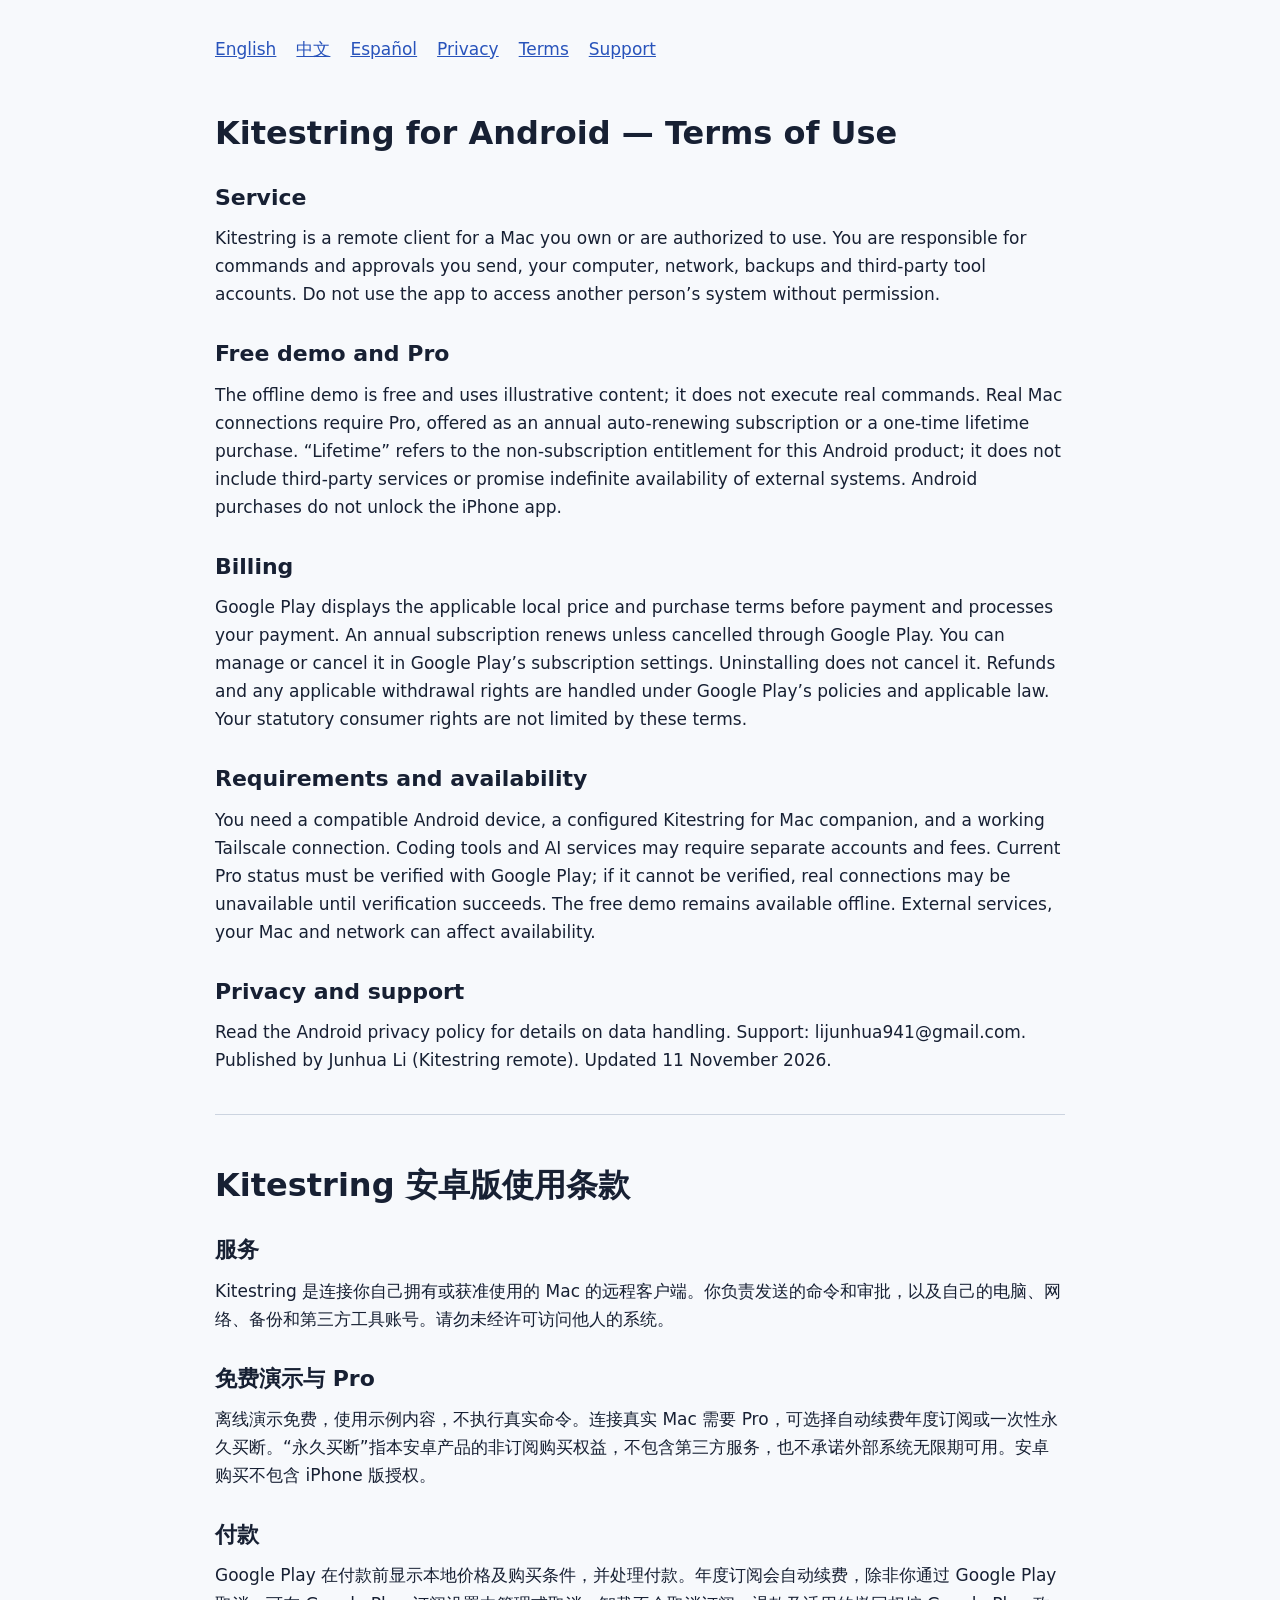
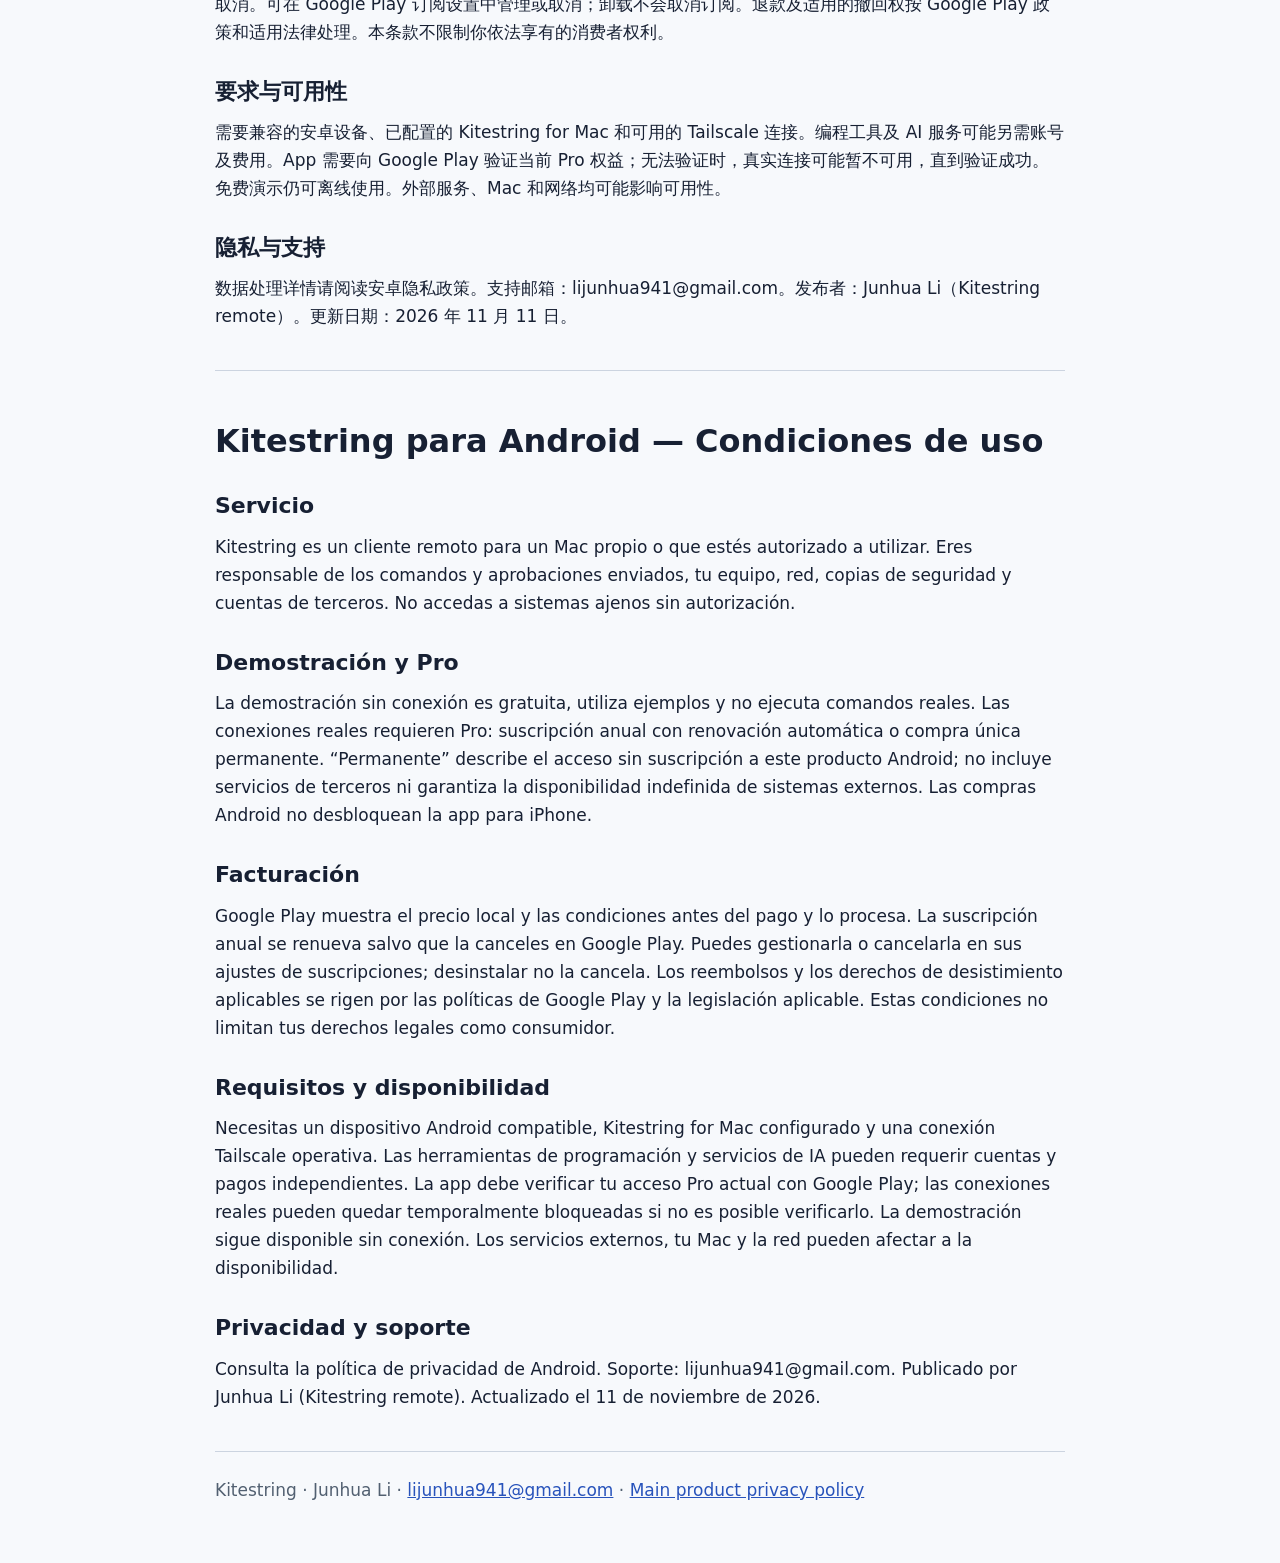
<file: android/terms/index.html>
<!doctype html>
<html lang="en">
<head>
<meta charset="utf-8">
<meta name="viewport" content="width=device-width, initial-scale=1">
<title>Kitestring for Android — Terms of Use</title>
<style>body{font:17px/1.65 system-ui,sans-serif;color:#172033;background:#f7f9fc;margin:0}main{max-width:850px;margin:auto;padding:35px 24px}nav{display:flex;gap:20px;flex-wrap:wrap}a{color:#2853bb}section{padding:24px 0;border-bottom:1px solid #ccd4e0}h1{font-size:32px;line-height:1.2}h2{font-size:22px;margin:28px 0 8px}p{margin:0 0 16px}footer{padding:24px 0;color:#526071}</style>
</head>
<body>
<main>
<nav>
<a href="#en">English</a>
<a href="#zh">中文</a>
<a href="#es">Español</a>
<a href="../privacy/">Privacy</a>
<a href="../terms/">Terms</a>
<a href="../../support/">Support</a>
</nav>
<section id="en" lang="en">
<h1>Kitestring for Android — Terms of Use</h1>
<h2>Service</h2>
<p>Kitestring is a remote client for a Mac you own or are authorized to use. You are responsible for commands and approvals you send, your computer, network, backups and third-party tool accounts. Do not use the app to access another person’s system without permission.</p>
<h2>Free demo and Pro</h2>
<p>The offline demo is free and uses illustrative content; it does not execute real commands. Real Mac connections require Pro, offered as an annual auto-renewing subscription or a one-time lifetime purchase. “Lifetime” refers to the non-subscription entitlement for this Android product; it does not include third-party services or promise indefinite availability of external systems. Android purchases do not unlock the iPhone app.</p>
<h2>Billing</h2>
<p>Google Play displays the applicable local price and purchase terms before payment and processes your payment. An annual subscription renews unless cancelled through Google Play. You can manage or cancel it in Google Play’s subscription settings. Uninstalling does not cancel it. Refunds and any applicable withdrawal rights are handled under Google Play’s policies and applicable law. Your statutory consumer rights are not limited by these terms.</p>
<h2>Requirements and availability</h2>
<p>You need a compatible Android device, a configured Kitestring for Mac companion, and a working Tailscale connection. Coding tools and AI services may require separate accounts and fees. Current Pro status must be verified with Google Play; if it cannot be verified, real connections may be unavailable until verification succeeds. The free demo remains available offline. External services, your Mac and network can affect availability.</p>
<h2>Privacy and support</h2>
<p>Read the Android privacy policy for details on data handling. Support: lijunhua941@gmail.com. Published by Junhua Li (Kitestring remote). Updated 11 November 2026.</p>
</section>
<section id="zh" lang="zh">
<h1>Kitestring 安卓版使用条款</h1>
<h2>服务</h2>
<p>Kitestring 是连接你自己拥有或获准使用的 Mac 的远程客户端。你负责发送的命令和审批，以及自己的电脑、网络、备份和第三方工具账号。请勿未经许可访问他人的系统。</p>
<h2>免费演示与 Pro</h2>
<p>离线演示免费，使用示例内容，不执行真实命令。连接真实 Mac 需要 Pro，可选择自动续费年度订阅或一次性永久买断。“永久买断”指本安卓产品的非订阅购买权益，不包含第三方服务，也不承诺外部系统无限期可用。安卓购买不包含 iPhone 版授权。</p>
<h2>付款</h2>
<p>Google Play 在付款前显示本地价格及购买条件，并处理付款。年度订阅会自动续费，除非你通过 Google Play 取消。可在 Google Play 订阅设置中管理或取消；卸载不会取消订阅。退款及适用的撤回权按 Google Play 政策和适用法律处理。本条款不限制你依法享有的消费者权利。</p>
<h2>要求与可用性</h2>
<p>需要兼容的安卓设备、已配置的 Kitestring for Mac 和可用的 Tailscale 连接。编程工具及 AI 服务可能另需账号及费用。App 需要向 Google Play 验证当前 Pro 权益；无法验证时，真实连接可能暂不可用，直到验证成功。免费演示仍可离线使用。外部服务、Mac 和网络均可能影响可用性。</p>
<h2>隐私与支持</h2>
<p>数据处理详情请阅读安卓隐私政策。支持邮箱：lijunhua941@gmail.com。发布者：Junhua Li（Kitestring remote）。更新日期：2026 年 11 月 11 日。</p>
</section>
<section id="es" lang="es">
<h1>Kitestring para Android — Condiciones de uso</h1>
<h2>Servicio</h2>
<p>Kitestring es un cliente remoto para un Mac propio o que estés autorizado a utilizar. Eres responsable de los comandos y aprobaciones enviados, tu equipo, red, copias de seguridad y cuentas de terceros. No accedas a sistemas ajenos sin autorización.</p>
<h2>Demostración y Pro</h2>
<p>La demostración sin conexión es gratuita, utiliza ejemplos y no ejecuta comandos reales. Las conexiones reales requieren Pro: suscripción anual con renovación automática o compra única permanente. “Permanente” describe el acceso sin suscripción a este producto Android; no incluye servicios de terceros ni garantiza la disponibilidad indefinida de sistemas externos. Las compras Android no desbloquean la app para iPhone.</p>
<h2>Facturación</h2>
<p>Google Play muestra el precio local y las condiciones antes del pago y lo procesa. La suscripción anual se renueva salvo que la canceles en Google Play. Puedes gestionarla o cancelarla en sus ajustes de suscripciones; desinstalar no la cancela. Los reembolsos y los derechos de desistimiento aplicables se rigen por las políticas de Google Play y la legislación aplicable. Estas condiciones no limitan tus derechos legales como consumidor.</p>
<h2>Requisitos y disponibilidad</h2>
<p>Necesitas un dispositivo Android compatible, Kitestring for Mac configurado y una conexión Tailscale operativa. Las herramientas de programación y servicios de IA pueden requerir cuentas y pagos independientes. La app debe verificar tu acceso Pro actual con Google Play; las conexiones reales pueden quedar temporalmente bloqueadas si no es posible verificarlo. La demostración sigue disponible sin conexión. Los servicios externos, tu Mac y la red pueden afectar a la disponibilidad.</p>
<h2>Privacidad y soporte</h2>
<p>Consulta la política de privacidad de Android. Soporte: lijunhua941@gmail.com. Publicado por Junhua Li (Kitestring remote). Actualizado el 11 de noviembre de 2026.</p>
</section>
<footer>Kitestring · Junhua Li · <a href="mailto:lijunhua941@gmail.com">lijunhua941@gmail.com</a> · <a href="../../privacy/">Main product privacy policy</a>
</footer>
</main>
</body>
</html>
</file>
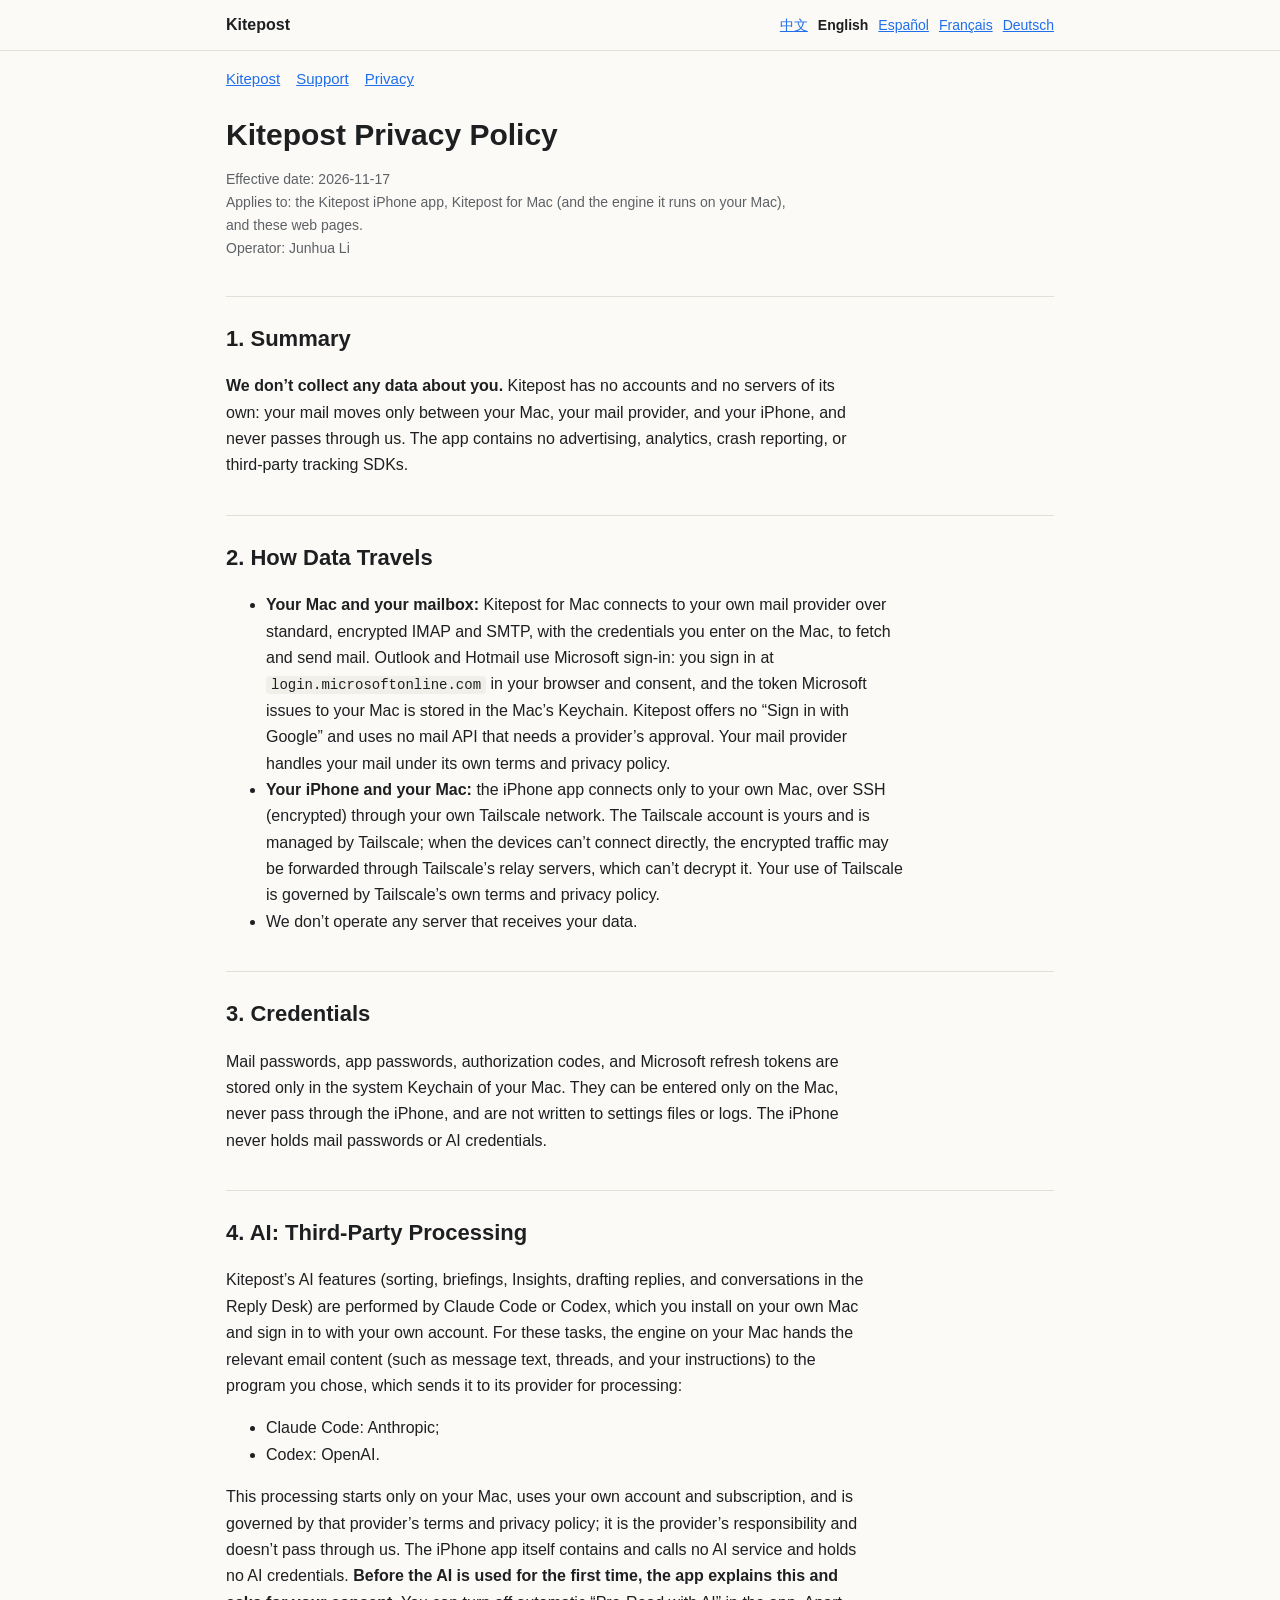
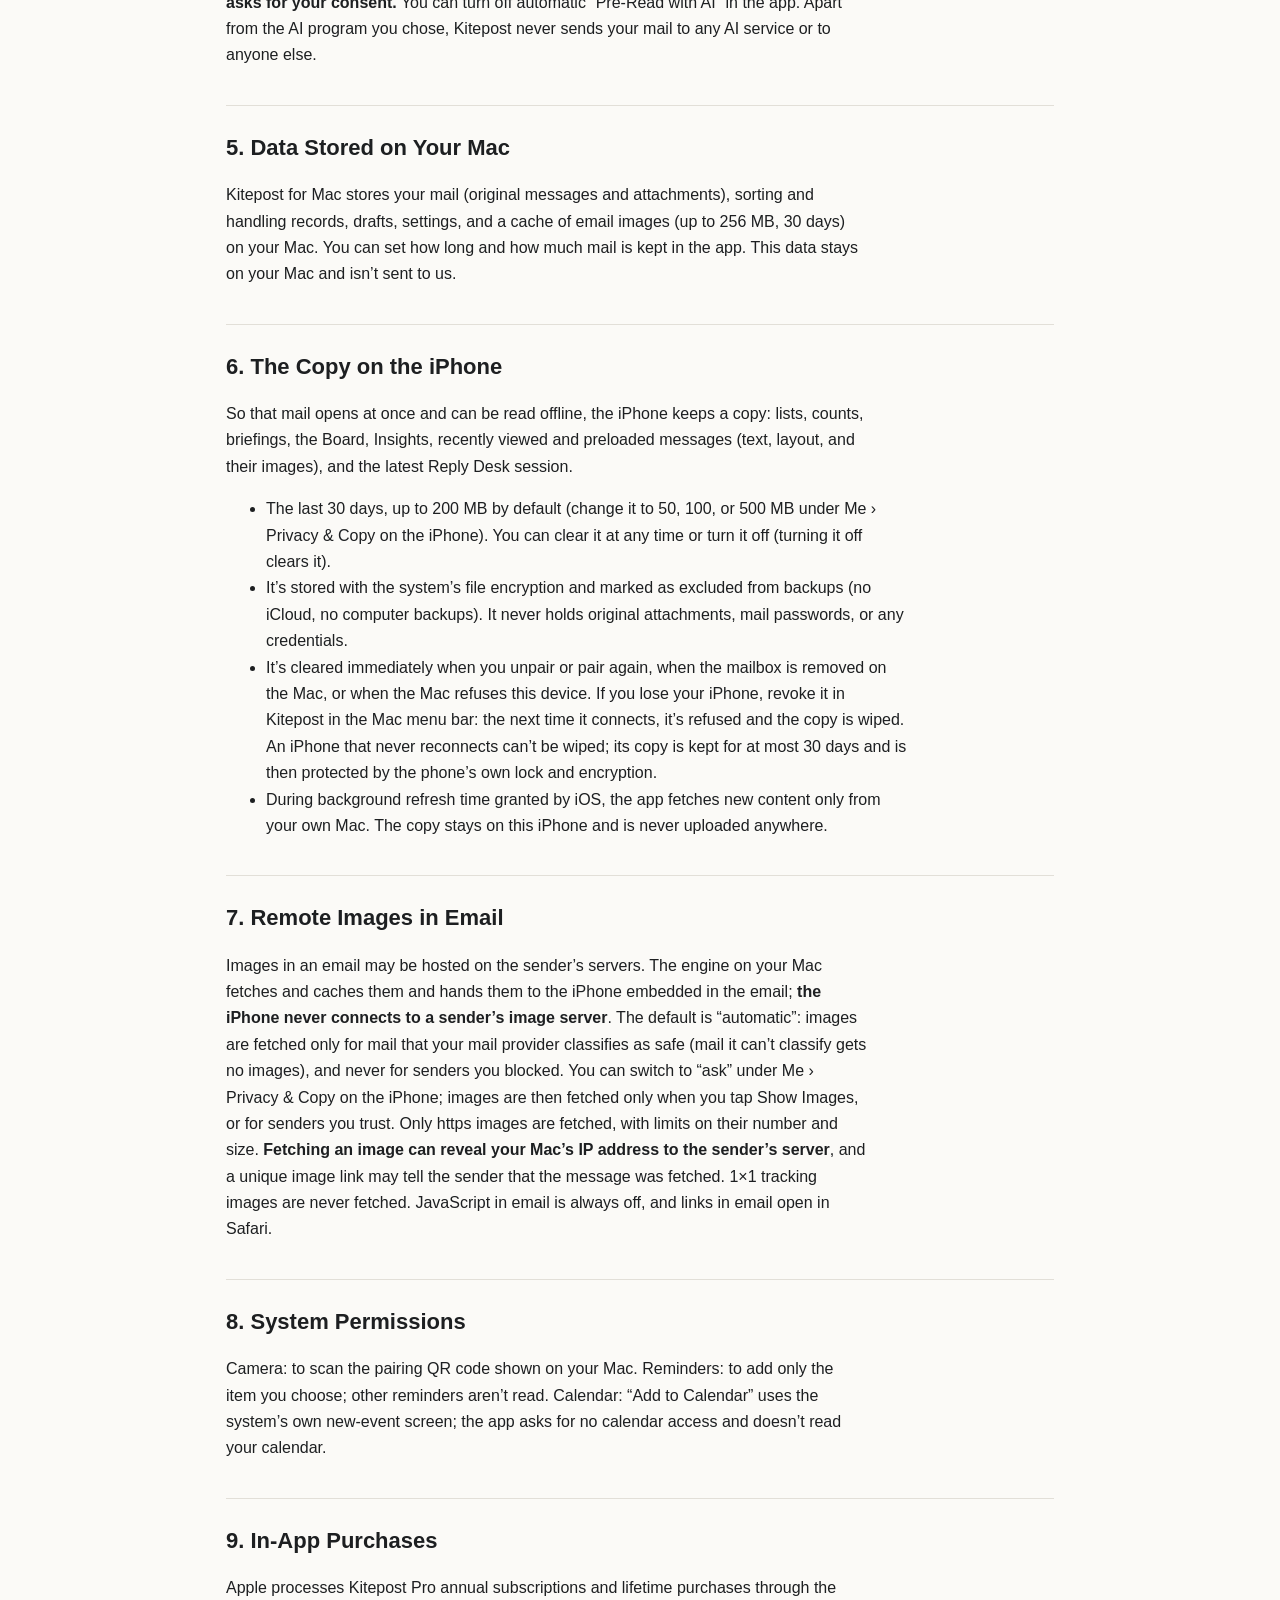
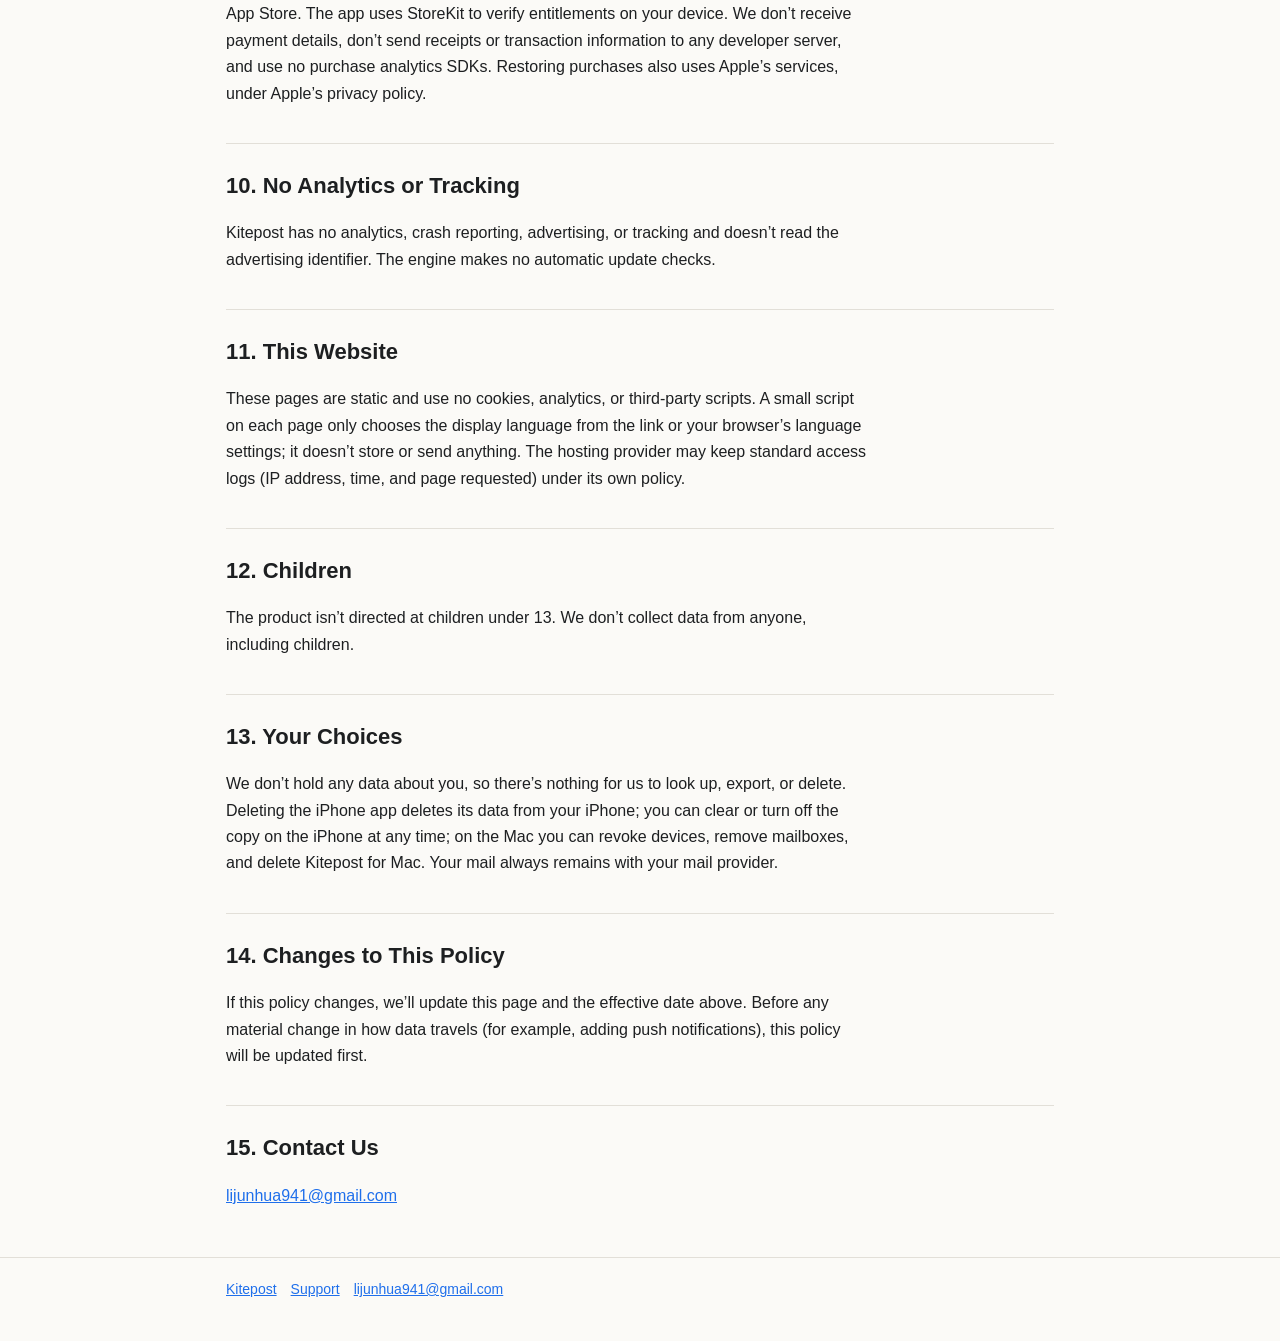
<file: kitepost/privacy/index.html>
<!doctype html>
<html lang="en">
<head>
<meta charset="utf-8">
<meta name="viewport" content="width=device-width, initial-scale=1">
<title data-zh="Kitepost 隐私政策" data-es="Política de privacidad de Kitepost" data-fr="Politique de confidentialité de Kitepost" data-de="Kitepost Datenschutzerklärung">Kitepost Privacy Policy</title>
<meta name="description" data-zh="Kitepost 不收集任何数据：邮件只在你的 Mac、你的邮箱服务商和你的 iPhone 之间流动。" data-es="Kitepost no recopila ningún dato: el correo solo circula entre tu Mac, tu proveedor de correo y tu iPhone." data-fr="Kitepost ne collecte aucune donnée : vos e-mails ne circulent qu'entre votre Mac, votre fournisseur de messagerie et votre iPhone." data-de="Kitepost erhebt keine Daten: E-Mails fließen nur zwischen deinem Mac, deinem E-Mail-Anbieter und deinem iPhone." content="Kitepost collects no data: your mail moves only between your Mac, your mail provider, and your iPhone.">
<link rel="canonical" href="https://lijunhua941-boop.github.io/kitestring-site/kitepost/privacy/">
<link rel="stylesheet" href="../site.css">
<script>
/* Language (the Kitepost pages' copy of the site script; site/README.md「三语」, five languages here).
   Order: the fragment #zh / #en / #es / #fr / #de or an anchor inside a section (#fr-pairing; #zh-Hans,
   #es-419, #de-CH work too), then ?lang=, then the browser's preferred languages, then English. A
   language this page has no section for falls back to English. Sets <html lang> and data-lang (site.css
   then shows only that language), the page title and description, and makes every link to another page
   of the site carry the language (pages that only have zh/en/es show English for #fr/#de). Nothing is stored. Without JavaScript site.css reads the fragment itself. */
(function () {
  var TAGS = { zh: "zh-Hans", en: "en", es: "es", fr: "fr", de: "de" }, root = document.documentElement, lang = "en";
  function norm(s) { s = String(s || "").toLowerCase().split(/[-_;]/)[0]; return TAGS.hasOwnProperty(s) ? s : ""; }
  function fromHash() { try { return norm(decodeURIComponent(location.hash.slice(1))); } catch (e) { return ""; } }
  function fromQuery() { var m = /[?&]lang=([^&#]*)/.exec(location.search); return m ? norm(m[1]) : ""; }
  function fromBrowser() {
    var list = (navigator.languages && navigator.languages.length) ? navigator.languages : [navigator.language];
    for (var i = 0; i < list.length; i++) { var l = norm(list[i]); if (l) return l; }
    return "";
  }
  function relink() {
    var links = document.querySelectorAll("a[href]");
    for (var i = 0; i < links.length; i++) {
      var a = links[i], href = a.getAttribute("data-href") || a.getAttribute("href");
      var cut = href.indexOf("#"), path = cut < 0 ? href : href.slice(0, cut), frag = cut < 0 ? "" : href.slice(cut + 1);
      if (cut === 0) {                                   // same-page link: mark the active language switch
        if (a.parentNode && a.parentNode.className === "langs") {
          if (frag === lang) a.setAttribute("aria-current", "true"); else a.removeAttribute("aria-current");
        }
        continue;
      }
      // Only the site's own pages: relative ("./", "../", "support/", "../privacy/"), with no fragment
      // or a bare language fragment. mailto:, https:, files and other anchors stay.
      if (/^([a-z][a-z0-9+.-]*:|\/\/)/i.test(href) || !/\/$/.test(path) || (frag && !TAGS.hasOwnProperty(frag))) continue;
      a.setAttribute("data-href", href);
      a.setAttribute("href", path + "#" + lang);
    }
  }
  function apply() {
    lang = fromHash() || fromQuery() || fromBrowser() || "en";
    // Once the page is parsed: a language without its own section on this page shows English.
    if (document.readyState !== "loading" && !document.querySelector('[data-l="' + lang + '"]')) lang = "en";
    root.setAttribute("data-lang", lang);
    root.setAttribute("lang", TAGS[lang]);
    var t = document.querySelector("title");
    if (t) {
      if (!t.hasAttribute("data-en")) t.setAttribute("data-en", t.textContent);
      document.title = t.getAttribute("data-" + lang) || t.getAttribute("data-en");
    }
    // The description (and any og:/twitter: title or description) the same way: data-zh / data-es /
    // data-fr / data-de beside the English content, which stays in the page for readers without JavaScript.
    var metas = document.querySelectorAll('meta[name="description"], meta[property^="og:"], meta[name^="twitter:"]');
    for (var j = 0; j < metas.length; j++) {
      var m = metas[j];
      if (!m.hasAttribute("data-zh") && !m.hasAttribute("data-es") && !m.hasAttribute("data-fr") && !m.hasAttribute("data-de")) continue;
      if (!m.hasAttribute("data-en")) m.setAttribute("data-en", m.getAttribute("content"));
      m.setAttribute("content", m.getAttribute("data-" + lang) || m.getAttribute("data-en"));
    }
    if (document.readyState !== "loading") relink();
  }
  apply();
  document.addEventListener("DOMContentLoaded", apply);
  window.addEventListener("hashchange", apply);
})();
</script>
</head>
<body>
<header class="top"><div class="wrap">
  <a class="brand" href="../">Kitepost</a>
  <span class="langs"><a href="#zh" hreflang="zh-Hans" lang="zh-Hans">中文</a><a href="#en" hreflang="en" lang="en">English</a><a href="#es" hreflang="es" lang="es">Español</a><a href="#fr" hreflang="fr" lang="fr">Français</a><a href="#de" hreflang="de" lang="de">Deutsch</a></span>
</div></header>
<main class="wrap">

<!-- ===== 简体中文（主稿） ===== -->
<section class="lang" id="zh" lang="zh-Hans" data-l="zh">
<nav class="pages"><a href="../#zh">Kitepost</a><a href="../support/#zh">技术支持</a><a href="#zh">隐私政策</a></nav>
<h1>Kitepost 隐私政策</h1>
<p class="muted">生效日期：2026-11-17<br>适用于：Kitepost iPhone App、Kitepost for Mac（及其在 Mac 上运行的引擎）和这几页网站。<br>运营者：Junhua Li</p>

<h2 id="zh-summary">1. 概要</h2>
<p><strong>我们不收集任何关于你的数据。</strong>Kitepost 没有账户，也没有自己的服务器：你的邮件只在你的 Mac、你的邮箱服务商和你的 iPhone 之间流动，从不经过我们。App 里没有广告、统计、崩溃上报或第三方追踪 SDK。</p>

<h2 id="zh-flow">2. 数据怎么流动</h2>
<ul>
  <li><strong>Mac 与你的邮箱：</strong>Kitepost for Mac 用你在 Mac 上填的凭据，通过标准 IMAP / SMTP 加密连接你自己的邮箱服务商收信、发信。Outlook / Hotmail 用微软授权登录：你在浏览器里登录 <code>login.microsoftonline.com</code> 并同意，微软发给 Mac 的令牌存进 Mac 的钥匙串。Kitepost 不提供「用 Google 登录」，也不使用需要服务商审批的邮件接口。你的邮箱服务商按它自己的条款和隐私政策处理你的邮件。</li>
  <li><strong>iPhone 与 Mac：</strong>iPhone App 只连你自己的 Mac，经你自己的 Tailscale 网络走 SSH（加密）。Tailscale 账户是你自己的，由 Tailscale 管理；无法直连时，加密流量可能经 Tailscale 的中继服务器转发，中继无法解密。你使用 Tailscale 受 Tailscale 自己的条款和隐私政策约束。</li>
  <li>我们不运营任何接收你的数据的服务器。</li>
</ul>

<h2 id="zh-credentials">3. 凭据</h2>
<p>邮箱密码、应用专用密码、授权码和微软的刷新令牌只存在这台 Mac 的系统钥匙串里。它们只能在 Mac 上录入，不经过 iPhone，不写进设置文件，不进日志。iPhone 从不持有邮箱密码或 AI 凭据。</p>

<h2 id="zh-ai">4. AI：第三方处理</h2>
<p>Kitepost 的 AI 功能（分类、简报、解读、起草回信和处理台里的对话）由你在 Mac 上自己安装、用自己的账户登录的 Claude Code 或 Codex 完成。为完成这些任务，Mac 上的引擎会把相关的邮件内容（例如邮件正文、线程和你的指示）交给你选用的这个程序，再由它发给它的提供方处理：</p>
<ul>
  <li>Claude Code：Anthropic；</li>
  <li>Codex：OpenAI。</li>
</ul>
<p>这一处理只在你的 Mac 上发起，用的是你自己的账户和订阅，受该提供方的条款和隐私政策约束，由该提供方负责，不经过我们。iPhone App 本身不包含也不调用任何 AI 服务，不持有 AI 凭据。<strong>第一次使用 AI 之前，App 会说明这一点并征得你的同意。</strong>你可以在 App 里关掉自动的「AI 预先读好」。除你选用的 AI 程序外，Kitepost 从不把你的邮件发给任何 AI 服务或任何人。</p>

<h2 id="zh-mac">5. 存在你 Mac 上的数据</h2>
<p>Kitepost for Mac 在你的 Mac 上保存你的邮件（原始邮件和附件）、分类和处理记录、草稿、设置，以及邮件图片的缓存（最多 256 MB、30 天）。邮件保存的时间和空间上限可以在 App 里设置。这些数据留在你的 Mac 上，不发给我们。</p>

<h2 id="zh-phone">6. 手机上的副本</h2>
<p>为了打开就有内容、没网也能看，iPhone 上留一份副本：列表、数量、简报、关注板、解读、最近看过和预先取好的邮件（正文、排版和其中的图片），以及处理台最近的一次会话。</p>
<ul>
  <li>最近 30 天、默认最多 200 MB（可在「我的 › 隐私和手机上的副本」改成 50 / 100 / 500 MB），可一键清除或关闭（关闭即清除）。</li>
  <li>用系统文件加密保存，标记为不备份（不进 iCloud，不进电脑备份）。不放附件原件、邮箱密码或任何凭据。</li>
  <li>解除配对、重新配对、Mac 上移除了这个邮箱或 Mac 拒绝这台设备时立即清空。手机丢了：在 Mac 菜单栏的 Kitepost 里吊销这台设备，它下次连上 Mac 时会被拒绝并清空副本；一直连不上的手机清不了，副本最多留 30 天，这时靠手机自己的锁屏和加密保护。</li>
  <li>系统给的后台刷新时间里，App 只向你自己的 Mac 取新内容。副本只在这台手机上，不上传到任何地方。</li>
</ul>

<h2 id="zh-images">7. 邮件里的远程图片</h2>
<p>邮件里的图片可能放在发件人的服务器上。图片由你 Mac 上的引擎代取并缓存，以内嵌数据随邮件交给 iPhone；<strong>iPhone 从不直接连接发件人的图片服务器</strong>。默认是「自动」：只有邮箱服务商判为安全的邮件才取图（判断不了的一律不取），你屏蔽的发件人不取。你可以在「我的 › 隐私和手机上的副本」里改成「先问」：这时只有你点了「显示图片」或已信任的发件人才取图。只取 https 图片，数量和大小都有上限。<strong>取图会让发件人的图片服务器看到你 Mac 的 IP 地址</strong>，对方也可能借独有的图片链接知道邮件被取过。1×1 的跟踪图永远不取。邮件里的 JavaScript 始终关闭；邮件里的链接在 Safari 里打开。</p>

<h2 id="zh-permissions">8. 系统权限</h2>
<p>相机：扫 Mac 上的配对二维码。提醒事项：只写入你选的那一条，不读取其他提醒。日历：「加入日历」用系统自带的新建日程页，App 不要日历权限，不读你的日历。</p>

<h2 id="zh-purchases">9. App 内购买</h2>
<p>Kitepost Pro 的年订阅和买断由 Apple 通过 App Store 处理。App 用 StoreKit 在你的设备上核对权益；我们收不到你的付款信息，不把收据或交易信息发到任何开发者服务器，也不使用购买分析 SDK。恢复购买同样走 Apple 的服务，受 Apple 的隐私政策约束。</p>

<h2 id="zh-none">10. 没有统计和追踪</h2>
<p>Kitepost 没有统计上报、崩溃上报、广告或追踪，不读取广告标识符；引擎不做自动更新检查。</p>

<h2 id="zh-site">11. 本网站</h2>
<p>这几页是静态网页，不用 Cookie、统计或第三方脚本。每页一小段脚本只根据链接或浏览器的语言设置选择显示语言，不存储也不发送任何东西。托管服务商可能按它自己的政策保留标准访问日志（IP 地址、时间和请求的页面）。</p>

<h2 id="zh-children">12. 儿童</h2>
<p>本产品不面向 13 岁以下儿童。我们不收集任何人的数据，包括儿童。</p>

<h2 id="zh-rights">13. 你的选择</h2>
<p>我们不持有关于你的任何数据，所以没有可供我们查询、导出或删除的内容。删除 iPhone App 会删除它在手机上的数据；手机上的副本可以随时清除或关闭；在 Mac 上可以吊销设备、移除邮箱、删除 Kitepost for Mac。你的邮件始终在你的邮箱服务商那里。</p>

<h2 id="zh-changes">14. 政策变更</h2>
<p>本政策如有变更，我们会更新本页和上面的生效日期。数据流向有实质变化时（例如加入推送通知），会先更新本政策。</p>

<h2 id="zh-contact">15. 联系我们</h2>
<p><a href="mailto:lijunhua941@gmail.com">lijunhua941@gmail.com</a></p>
</section>

<!-- ===== English ===== -->
<section class="lang" id="en" lang="en" data-l="en">
<nav class="pages"><a href="../#en">Kitepost</a><a href="../support/#en">Support</a><a href="#en">Privacy</a></nav>
<h1>Kitepost Privacy Policy</h1>
<p class="muted">Effective date: 2026-11-17<br>Applies to: the Kitepost iPhone app, Kitepost for Mac (and the engine it runs on your Mac), and these web pages.<br>Operator: Junhua Li</p>

<h2 id="en-summary">1. Summary</h2>
<p><strong>We don’t collect any data about you.</strong> Kitepost has no accounts and no servers of its own: your mail moves only between your Mac, your mail provider, and your iPhone, and never passes through us. The app contains no advertising, analytics, crash reporting, or third-party tracking SDKs.</p>

<h2 id="en-flow">2. How Data Travels</h2>
<ul>
  <li><strong>Your Mac and your mailbox:</strong> Kitepost for Mac connects to your own mail provider over standard, encrypted IMAP and SMTP, with the credentials you enter on the Mac, to fetch and send mail. Outlook and Hotmail use Microsoft sign-in: you sign in at <code>login.microsoftonline.com</code> in your browser and consent, and the token Microsoft issues to your Mac is stored in the Mac’s Keychain. Kitepost offers no “Sign in with Google” and uses no mail API that needs a provider’s approval. Your mail provider handles your mail under its own terms and privacy policy.</li>
  <li><strong>Your iPhone and your Mac:</strong> the iPhone app connects only to your own Mac, over SSH (encrypted) through your own Tailscale network. The Tailscale account is yours and is managed by Tailscale; when the devices can’t connect directly, the encrypted traffic may be forwarded through Tailscale’s relay servers, which can’t decrypt it. Your use of Tailscale is governed by Tailscale’s own terms and privacy policy.</li>
  <li>We don’t operate any server that receives your data.</li>
</ul>

<h2 id="en-credentials">3. Credentials</h2>
<p>Mail passwords, app passwords, authorization codes, and Microsoft refresh tokens are stored only in the system Keychain of your Mac. They can be entered only on the Mac, never pass through the iPhone, and are not written to settings files or logs. The iPhone never holds mail passwords or AI credentials.</p>

<h2 id="en-ai">4. AI: Third-Party Processing</h2>
<p>Kitepost’s AI features (sorting, briefings, Insights, drafting replies, and conversations in the Reply Desk) are performed by Claude Code or Codex, which you install on your own Mac and sign in to with your own account. For these tasks, the engine on your Mac hands the relevant email content (such as message text, threads, and your instructions) to the program you chose, which sends it to its provider for processing:</p>
<ul>
  <li>Claude Code: Anthropic;</li>
  <li>Codex: OpenAI.</li>
</ul>
<p>This processing starts only on your Mac, uses your own account and subscription, and is governed by that provider’s terms and privacy policy; it is the provider’s responsibility and doesn’t pass through us. The iPhone app itself contains and calls no AI service and holds no AI credentials. <strong>Before the AI is used for the first time, the app explains this and asks for your consent.</strong> You can turn off automatic “Pre-Read with AI” in the app. Apart from the AI program you chose, Kitepost never sends your mail to any AI service or to anyone else.</p>

<h2 id="en-mac">5. Data Stored on Your Mac</h2>
<p>Kitepost for Mac stores your mail (original messages and attachments), sorting and handling records, drafts, settings, and a cache of email images (up to 256 MB, 30 days) on your Mac. You can set how long and how much mail is kept in the app. This data stays on your Mac and isn’t sent to us.</p>

<h2 id="en-phone">6. The Copy on the iPhone</h2>
<p>So that mail opens at once and can be read offline, the iPhone keeps a copy: lists, counts, briefings, the Board, Insights, recently viewed and preloaded messages (text, layout, and their images), and the latest Reply Desk session.</p>
<ul>
  <li>The last 30 days, up to 200 MB by default (change it to 50, 100, or 500 MB under Me › Privacy &amp; Copy on the iPhone). You can clear it at any time or turn it off (turning it off clears it).</li>
  <li>It’s stored with the system’s file encryption and marked as excluded from backups (no iCloud, no computer backups). It never holds original attachments, mail passwords, or any credentials.</li>
  <li>It’s cleared immediately when you unpair or pair again, when the mailbox is removed on the Mac, or when the Mac refuses this device. If you lose your iPhone, revoke it in Kitepost in the Mac menu bar: the next time it connects, it’s refused and the copy is wiped. An iPhone that never reconnects can’t be wiped; its copy is kept for at most 30 days and is then protected by the phone’s own lock and encryption.</li>
  <li>During background refresh time granted by iOS, the app fetches new content only from your own Mac. The copy stays on this iPhone and is never uploaded anywhere.</li>
</ul>

<h2 id="en-images">7. Remote Images in Email</h2>
<p>Images in an email may be hosted on the sender’s servers. The engine on your Mac fetches and caches them and hands them to the iPhone embedded in the email; <strong>the iPhone never connects to a sender’s image server</strong>. The default is “automatic”: images are fetched only for mail that your mail provider classifies as safe (mail it can’t classify gets no images), and never for senders you blocked. You can switch to “ask” under Me › Privacy &amp; Copy on the iPhone; images are then fetched only when you tap Show Images, or for senders you trust. Only https images are fetched, with limits on their number and size. <strong>Fetching an image can reveal your Mac’s IP address to the sender’s server</strong>, and a unique image link may tell the sender that the message was fetched. 1×1 tracking images are never fetched. JavaScript in email is always off, and links in email open in Safari.</p>

<h2 id="en-permissions">8. System Permissions</h2>
<p>Camera: to scan the pairing QR code shown on your Mac. Reminders: to add only the item you choose; other reminders aren’t read. Calendar: “Add to Calendar” uses the system’s own new-event screen; the app asks for no calendar access and doesn’t read your calendar.</p>

<h2 id="en-purchases">9. In-App Purchases</h2>
<p>Apple processes Kitepost Pro annual subscriptions and lifetime purchases through the App Store. The app uses StoreKit to verify entitlements on your device. We don’t receive payment details, don’t send receipts or transaction information to any developer server, and use no purchase analytics SDKs. Restoring purchases also uses Apple’s services, under Apple’s privacy policy.</p>

<h2 id="en-none">10. No Analytics or Tracking</h2>
<p>Kitepost has no analytics, crash reporting, advertising, or tracking and doesn’t read the advertising identifier. The engine makes no automatic update checks.</p>

<h2 id="en-site">11. This Website</h2>
<p>These pages are static and use no cookies, analytics, or third-party scripts. A small script on each page only chooses the display language from the link or your browser’s language settings; it doesn’t store or send anything. The hosting provider may keep standard access logs (IP address, time, and page requested) under its own policy.</p>

<h2 id="en-children">12. Children</h2>
<p>The product isn’t directed at children under 13. We don’t collect data from anyone, including children.</p>

<h2 id="en-rights">13. Your Choices</h2>
<p>We don’t hold any data about you, so there’s nothing for us to look up, export, or delete. Deleting the iPhone app deletes its data from your iPhone; you can clear or turn off the copy on the iPhone at any time; on the Mac you can revoke devices, remove mailboxes, and delete Kitepost for Mac. Your mail always remains with your mail provider.</p>

<h2 id="en-changes">14. Changes to This Policy</h2>
<p>If this policy changes, we’ll update this page and the effective date above. Before any material change in how data travels (for example, adding push notifications), this policy will be updated first.</p>

<h2 id="en-contact">15. Contact Us</h2>
<p><a href="mailto:lijunhua941@gmail.com">lijunhua941@gmail.com</a></p>
</section>

<!-- ===== Español ===== -->
<section class="lang" id="es" lang="es" data-l="es">
<nav class="pages"><a href="../#es">Kitepost</a><a href="../support/#es">Soporte</a><a href="#es">Privacidad</a></nav>
<h1>Política de privacidad de Kitepost</h1>
<p class="muted">Fecha de entrada en vigor: 2026-11-17<br>Se aplica a: la app Kitepost para iPhone, Kitepost for Mac (y el motor que ejecuta en tu Mac) y estas páginas web.<br>Responsable: Junhua Li</p>

<h2 id="es-summary">1. Resumen</h2>
<p><strong>No recopilamos ningún dato sobre ti.</strong> Kitepost no tiene cuentas ni servidores propios: tu correo solo circula entre tu Mac, tu proveedor de correo y tu iPhone, y nunca pasa por nosotros. La app no contiene publicidad, analítica, informes de fallos ni SDK de seguimiento de terceros.</p>

<h2 id="es-flow">2. Cómo viajan los datos</h2>
<ul>
  <li><strong>Tu Mac y tu buzón:</strong> Kitepost for Mac se conecta a tu propio proveedor de correo por IMAP y SMTP estándar y cifrados, con las credenciales que introduces en el Mac, para recibir y enviar correo. Outlook y Hotmail usan el inicio de sesión de Microsoft: inicias sesión en <code>login.microsoftonline.com</code> en tu navegador y das tu consentimiento, y el token que Microsoft emite para tu Mac se guarda en el llavero del Mac. Kitepost no ofrece «Iniciar sesión con Google» ni usa interfaces de correo que requieran la aprobación del proveedor. Tu proveedor de correo trata tu correo según sus propias condiciones y política de privacidad.</li>
  <li><strong>Tu iPhone y tu Mac:</strong> la app del iPhone solo se conecta a tu propio Mac, por SSH (cifrado) a través de tu propia red Tailscale. La cuenta de Tailscale es tuya y la gestiona Tailscale; cuando los dispositivos no pueden conectarse directamente, el tráfico cifrado puede reenviarse por servidores de retransmisión de Tailscale, que no pueden descifrarlo. Tu uso de Tailscale se rige por sus propias condiciones y política de privacidad.</li>
  <li>No operamos ningún servidor que reciba tus datos.</li>
</ul>

<h2 id="es-credentials">3. Credenciales</h2>
<p>Las contraseñas de correo, contraseñas de aplicación, códigos de autorización y tokens de actualización de Microsoft se guardan solo en el llavero del sistema de tu Mac. Solo se pueden introducir en el Mac, nunca pasan por el iPhone y no se escriben en archivos de configuración ni en registros. El iPhone nunca guarda contraseñas de correo ni credenciales de IA.</p>

<h2 id="es-ai">4. IA: tratamiento por terceros</h2>
<p>Las funciones de IA de Kitepost (clasificación, resúmenes, análisis, borradores de respuesta y conversaciones en la Mesa de respuestas) las realiza Claude Code o Codex, que tú instalas en tu propio Mac e inicias con tu propia cuenta. Para estas tareas, el motor de tu Mac entrega el contenido de correo correspondiente (como el texto de los mensajes, las conversaciones y tus indicaciones) al programa que elegiste, que lo envía a su proveedor para su tratamiento:</p>
<ul>
  <li>Claude Code: Anthropic;</li>
  <li>Codex: OpenAI.</li>
</ul>
<p>Este tratamiento se inicia solo en tu Mac, usa tu propia cuenta y suscripción, y se rige por las condiciones y la política de privacidad de ese proveedor; es responsabilidad del proveedor y no pasa por nosotros. La app del iPhone no contiene ni llama a ningún servicio de IA y no guarda credenciales de IA. <strong>Antes de usar la IA por primera vez, la app te lo explica y te pide tu consentimiento.</strong> Puedes desactivar la «Prelectura con IA» automática en la app. Aparte del programa de IA que elegiste, Kitepost nunca envía tu correo a ningún servicio de IA ni a nadie.</p>

<h2 id="es-mac">5. Datos guardados en tu Mac</h2>
<p>Kitepost for Mac guarda en tu Mac tu correo (mensajes originales y adjuntos), los registros de clasificación y gestión, borradores, ajustes y una caché de imágenes de los correos (hasta 256 MB, 30 días). En la app puedes fijar cuánto tiempo y cuánto espacio se guarda el correo. Estos datos se quedan en tu Mac y no se nos envían.</p>

<h2 id="es-phone">6. La copia en el iPhone</h2>
<p>Para que el correo se abra al instante y se pueda leer sin conexión, el iPhone guarda una copia: listas, recuentos, resúmenes, el Tablero, análisis, mensajes vistos recientemente y descargados por adelantado (texto, formato y sus imágenes) y la última sesión de la Mesa de respuestas.</p>
<ul>
  <li>Los últimos 30 días, hasta 200 MB por defecto (puedes cambiarlo a 50, 100 o 500 MB en Perfil › Privacidad y copia en el iPhone). Puedes borrarla en cualquier momento o desactivarla (al desactivarla se borra).</li>
  <li>Se guarda con el cifrado de archivos del sistema y marcada para no incluirse en copias de seguridad (ni iCloud ni copias en el ordenador). Nunca contiene adjuntos originales, contraseñas de correo ni credenciales.</li>
  <li>Se borra de inmediato al desvincular o volver a vincular, cuando se elimina el buzón en el Mac o cuando el Mac rechaza este dispositivo. Si pierdes el iPhone, revócalo en Kitepost, en la barra de menús del Mac: la próxima vez que se conecte será rechazado y se borrará la copia. Un iPhone que nunca vuelva a conectarse no se puede borrar; su copia se guarda como máximo 30 días y queda protegida por el bloqueo y el cifrado del propio teléfono.</li>
  <li>Durante el tiempo de actualización en segundo plano que concede iOS, la app solo obtiene contenido nuevo de tu propio Mac. La copia se queda en este iPhone y nunca se sube a ningún sitio.</li>
</ul>

<h2 id="es-images">7. Imágenes remotas en los correos</h2>
<p>Las imágenes de un correo pueden estar alojadas en los servidores del remitente. El motor de tu Mac las descarga y guarda en caché, y se las pasa al iPhone incrustadas en el correo; <strong>el iPhone nunca se conecta al servidor de imágenes de un remitente</strong>. Por defecto es «automático»: solo se descargan imágenes del correo que tu proveedor clasifica como seguro (el que no puede clasificar se queda sin imágenes), y nunca de remitentes que bloqueaste. Puedes cambiarlo a «preguntar» en Perfil › Privacidad y copia en el iPhone; entonces las imágenes solo se descargan cuando tocas Mostrar imágenes, o para remitentes de confianza. Solo se descargan imágenes https, con límites de cantidad y tamaño. <strong>Descargar una imagen puede revelar la dirección IP de tu Mac al servidor del remitente</strong>, y un enlace de imagen único puede indicarle que el mensaje se descargó. Las imágenes de seguimiento de 1×1 nunca se descargan. JavaScript en los correos está siempre desactivado y los enlaces se abren en Safari.</p>

<h2 id="es-permissions">8. Permisos del sistema</h2>
<p>Cámara: para escanear el código QR de vinculación que muestra tu Mac. Recordatorios: para añadir solo el elemento que elijas; los demás recordatorios no se leen. Calendario: «Añadir al calendario» usa la pantalla de nuevo evento del propio sistema; la app no pide acceso al calendario ni lo lee.</p>

<h2 id="es-purchases">9. Compras dentro de la app</h2>
<p>Apple procesa las suscripciones anuales y las compras de por vida de Kitepost Pro a través del App Store. La app usa StoreKit para verificar los derechos en tu dispositivo. No recibimos datos de pago, no enviamos recibos ni información de transacciones a ningún servidor del desarrollador y no usamos SDK de analítica de compras. La restauración de compras también usa los servicios de Apple, según la política de privacidad de Apple.</p>

<h2 id="es-none">10. Sin analítica ni seguimiento</h2>
<p>Kitepost no tiene analítica, informes de fallos, publicidad ni seguimiento, y no lee el identificador de publicidad. El motor no busca actualizaciones automáticamente.</p>

<h2 id="es-site">11. Este sitio web</h2>
<p>Estas páginas son estáticas y no usan cookies, analítica ni scripts de terceros. Un pequeño script en cada página solo elige el idioma según el enlace o la configuración de idioma de tu navegador; no guarda ni envía nada. El proveedor de alojamiento puede conservar registros de acceso estándar (dirección IP, hora y página solicitada) según su propia política.</p>

<h2 id="es-children">12. Menores</h2>
<p>El producto no está dirigido a menores de 13 años. No recopilamos datos de nadie, incluidos los menores.</p>

<h2 id="es-rights">13. Tus opciones</h2>
<p>No guardamos ningún dato sobre ti, así que no hay nada que podamos consultar, exportar o borrar. Al eliminar la app del iPhone se borran sus datos del iPhone; puedes borrar o desactivar la copia en el iPhone en cualquier momento; en el Mac puedes revocar dispositivos, eliminar buzones y borrar Kitepost for Mac. Tu correo siempre sigue en tu proveedor de correo.</p>

<h2 id="es-changes">14. Cambios en esta política</h2>
<p>Si esta política cambia, actualizaremos esta página y la fecha de entrada en vigor de arriba. Antes de cualquier cambio sustancial en cómo viajan los datos (por ejemplo, al añadir notificaciones push), esta política se actualizará primero.</p>

<h2 id="es-contact">15. Contacto</h2>
<p><a href="mailto:lijunhua941@gmail.com">lijunhua941@gmail.com</a></p>
</section>

<!-- ===== Français ===== -->
<section class="lang" id="fr" lang="fr" data-l="fr">
<nav class="pages"><a href="../#fr">Kitepost</a><a href="../support/#fr">Assistance</a><a href="#fr">Confidentialité</a></nav>
<h1>Politique de confidentialité de Kitepost</h1>
<p class="muted">Date d’entrée en vigueur&nbsp;: 2026-11-17<br>S’applique à&nbsp;: l’app Kitepost pour iPhone, Kitepost for Mac (et le moteur qu’il exécute sur votre Mac) et ces pages web.<br>Responsable&nbsp;: Junhua Li</p>

<h2 id="fr-summary">1. Résumé</h2>
<p><strong>Nous ne collectons aucune donnée vous concernant.</strong> Kitepost n’a ni comptes ni serveurs propres&nbsp;: vos e-mails ne circulent qu’entre votre Mac, votre fournisseur de messagerie et votre iPhone, et ne passent jamais par nous. L’app ne contient ni publicité, ni statistiques, ni rapports de plantage, ni SDK de suivi tiers.</p>

<h2 id="fr-flow">2. Comment circulent les données</h2>
<ul>
  <li><strong>Votre Mac et votre boîte&nbsp;:</strong> Kitepost for Mac se connecte à votre propre fournisseur de messagerie en IMAP et SMTP standard et chiffrés, avec les identifiants que vous saisissez sur le Mac, pour relever et envoyer vos e-mails. Outlook et Hotmail utilisent la connexion Microsoft&nbsp;: vous vous connectez sur <code>login.microsoftonline.com</code> dans votre navigateur et donnez votre accord, et le jeton que Microsoft délivre à votre Mac est stocké dans le trousseau du Mac. Kitepost ne propose pas «&nbsp;Se connecter avec Google&nbsp;» et n’utilise aucune interface de messagerie soumise à l’approbation d’un fournisseur. Votre fournisseur traite vos e-mails selon ses propres conditions et sa propre politique de confidentialité.</li>
  <li><strong>Votre iPhone et votre Mac&nbsp;:</strong> l’app iPhone ne se connecte qu’à votre propre Mac, en SSH (chiffré) via votre propre réseau Tailscale. Le compte Tailscale est le vôtre et est géré par Tailscale&nbsp;; lorsque les appareils ne peuvent pas se joindre directement, le trafic chiffré peut transiter par des serveurs relais de Tailscale, qui ne peuvent pas le déchiffrer. Votre utilisation de Tailscale est régie par ses propres conditions et sa politique de confidentialité.</li>
  <li>Nous n’exploitons aucun serveur qui reçoive vos données.</li>
</ul>

<h2 id="fr-credentials">3. Identifiants</h2>
<p>Les mots de passe de messagerie, mots de passe d’application, codes d’autorisation et jetons d’actualisation Microsoft sont stockés uniquement dans le trousseau système de votre Mac. Ils ne peuvent être saisis que sur le Mac, ne passent jamais par l’iPhone et ne sont écrits ni dans des fichiers de réglages ni dans des journaux. L’iPhone ne détient jamais de mot de passe de messagerie ni d’identifiants d’IA.</p>

<h2 id="fr-ai">4. IA&nbsp;: traitement par des tiers</h2>
<p>Les fonctions d’IA de Kitepost (tri, synthèses, analyses, rédaction des réponses et conversations dans le Bureau des réponses) sont assurées par Claude Code ou Codex, que vous installez sur votre propre Mac et auxquels vous vous connectez avec votre propre compte. Pour ces tâches, le moteur de votre Mac transmet le contenu d’e-mail concerné (par exemple le texte des messages, les fils et vos instructions) au programme que vous avez choisi, qui l’envoie à son fournisseur pour traitement&nbsp;:</p>
<ul>
  <li>Claude Code&nbsp;: Anthropic&nbsp;;</li>
  <li>Codex&nbsp;: OpenAI.</li>
</ul>
<p>Ce traitement n’est déclenché que sur votre Mac, utilise votre propre compte et votre propre abonnement, et est régi par les conditions et la politique de confidentialité de ce fournisseur&nbsp;; il relève de la responsabilité du fournisseur et ne passe pas par nous. L’app iPhone elle-même ne contient ni n’appelle aucun service d’IA et ne détient aucun identifiant d’IA. <strong>Avant la première utilisation de l’IA, l’app vous l’explique et vous demande votre accord.</strong> Vous pouvez désactiver la «&nbsp;Prélecture par l’IA&nbsp;» automatique dans l’app. En dehors du programme d’IA que vous avez choisi, Kitepost n’envoie jamais vos e-mails à un service d’IA ni à qui que ce soit.</p>

<h2 id="fr-mac">5. Données stockées sur votre Mac</h2>
<p>Kitepost for Mac stocke sur votre Mac vos e-mails (messages d’origine et pièces jointes), les traces de tri et de traitement, les brouillons, les réglages et un cache des images des e-mails (256&nbsp;Mo et 30&nbsp;jours au plus). Vous pouvez fixer dans l’app la durée et l’espace de conservation des e-mails. Ces données restent sur votre Mac et ne nous sont pas envoyées.</p>

<h2 id="fr-phone">6. La copie sur l’iPhone</h2>
<p>Pour que vos e-mails s’ouvrent aussitôt et restent lisibles hors ligne, l’iPhone en garde une copie&nbsp;: listes, compteurs, synthèses, Tableau, analyses, messages récemment consultés et préchargés (texte, mise en page et leurs images) et la dernière session du Bureau des réponses.</p>
<ul>
  <li>Les 30&nbsp;derniers jours, 200&nbsp;Mo au plus par défaut (modifiable en 50, 100 ou 500&nbsp;Mo dans Profil › Confidentialité et copie sur l’iPhone). Vous pouvez l’effacer à tout moment ou la désactiver (la désactiver l’efface).</li>
  <li>Elle est stockée avec le chiffrement de fichiers du système et exclue des sauvegardes (ni iCloud, ni sauvegardes sur ordinateur). Elle ne contient jamais de pièces jointes d’origine, de mots de passe de messagerie ni d’identifiants.</li>
  <li>Elle est effacée immédiatement quand vous dissociez ou associez à nouveau l’appareil, quand la boîte est retirée sur le Mac ou quand le Mac refuse cet appareil. Si vous perdez votre iPhone, révoquez-le dans Kitepost, dans la barre des menus du Mac&nbsp;: à sa prochaine connexion, il sera refusé et la copie effacée. Un iPhone qui ne se reconnecte jamais ne peut pas être effacé&nbsp;; sa copie est conservée 30&nbsp;jours au plus et reste protégée par le verrouillage et le chiffrement du téléphone.</li>
  <li>Pendant le temps d’actualisation en arrière-plan accordé par iOS, l’app ne récupère du contenu que depuis votre propre Mac. La copie reste sur cet iPhone et n’est jamais envoyée nulle part.</li>
</ul>

<h2 id="fr-images">7. Images distantes dans les e-mails</h2>
<p>Les images d’un e-mail peuvent être hébergées sur les serveurs de l’expéditeur. Le moteur de votre Mac les récupère, les met en cache et les transmet à l’iPhone intégrées à l’e-mail&nbsp;; <strong>l’iPhone ne se connecte jamais au serveur d’images d’un expéditeur</strong>. Par défaut, le mode est «&nbsp;automatique&nbsp;»&nbsp;: les images ne sont récupérées que pour les e-mails que votre fournisseur de messagerie classe comme sûrs (ceux qu’il ne peut pas classer n’en reçoivent pas), et jamais pour les expéditeurs que vous avez bloqués. Vous pouvez passer en mode «&nbsp;demander&nbsp;» dans Profil › Confidentialité et copie sur l’iPhone&nbsp;; les images ne sont alors récupérées que lorsque vous touchez Afficher les images, ou pour les expéditeurs de confiance. Seules les images https sont récupérées, avec des limites de nombre et de taille. <strong>Récupérer une image peut révéler l’adresse IP de votre Mac au serveur de l’expéditeur</strong>, et un lien d’image unique peut lui indiquer que le message a été récupéré. Les images de suivi 1×1 ne sont jamais récupérées. JavaScript est toujours désactivé dans les e-mails, et les liens s’ouvrent dans Safari.</p>

<h2 id="fr-permissions">8. Autorisations système</h2>
<p>Appareil photo&nbsp;: pour scanner le QR code d’association affiché par votre Mac. Rappels&nbsp;: pour ajouter uniquement l’élément que vous choisissez&nbsp;; les autres rappels ne sont pas lus. Calendrier&nbsp;: «&nbsp;Ajouter au calendrier&nbsp;» utilise l’écran de nouvel événement du système&nbsp;; l’app ne demande pas l’accès au calendrier et ne le lit pas.</p>

<h2 id="fr-purchases">9. Achats intégrés</h2>
<p>Apple traite les abonnements annuels et les achats à vie de Kitepost Pro via l’App Store. L’app utilise StoreKit pour vérifier vos droits sur l’appareil. Nous ne recevons aucune donnée de paiement, n’envoyons ni reçus ni informations de transaction à un serveur du développeur et n’utilisons aucun SDK d’analyse des achats. La restauration des achats passe aussi par les services d’Apple, selon la politique de confidentialité d’Apple.</p>

<h2 id="fr-none">10. Ni statistiques ni suivi</h2>
<p>Kitepost n’a ni statistiques, ni rapports de plantage, ni publicité, ni suivi, et ne lit pas l’identifiant publicitaire. Le moteur ne vérifie pas automatiquement les mises à jour.</p>

<h2 id="fr-site">11. Ce site web</h2>
<p>Ces pages sont statiques et n’utilisent ni cookies, ni statistiques, ni scripts tiers. Un petit script sur chaque page choisit uniquement la langue d’affichage d’après le lien ou les réglages de langue de votre navigateur&nbsp;; il ne stocke ni n’envoie rien. L’hébergeur peut conserver des journaux d’accès standard (adresse IP, heure et page demandée) selon sa propre politique.</p>

<h2 id="fr-children">12. Enfants</h2>
<p>Le produit ne s’adresse pas aux enfants de moins de 13&nbsp;ans. Nous ne collectons de données auprès de personne, enfants compris.</p>

<h2 id="fr-rights">13. Vos choix</h2>
<p>Nous ne détenons aucune donnée vous concernant&nbsp;: il n’y a donc rien que nous puissions consulter, exporter ou supprimer. Supprimer l’app iPhone efface ses données de l’iPhone&nbsp;; vous pouvez effacer ou désactiver la copie sur l’iPhone à tout moment&nbsp;; sur le Mac, vous pouvez révoquer des appareils, retirer des boîtes et supprimer Kitepost for Mac. Vos e-mails restent toujours chez votre fournisseur de messagerie.</p>

<h2 id="fr-changes">14. Modifications de cette politique</h2>
<p>Si cette politique change, nous mettrons à jour cette page et la date d’entrée en vigueur ci-dessus. Avant tout changement important dans la circulation des données (par exemple l’ajout de notifications push), cette politique sera mise à jour en premier.</p>

<h2 id="fr-contact">15. Nous contacter</h2>
<p><a href="mailto:lijunhua941@gmail.com">lijunhua941@gmail.com</a></p>
</section>

<!-- ===== Deutsch ===== -->
<section class="lang" id="de" lang="de" data-l="de">
<nav class="pages"><a href="../#de">Kitepost</a><a href="../support/#de">Support</a><a href="#de">Datenschutz</a></nav>
<h1>Kitepost Datenschutzerklärung</h1>
<p class="muted">Gültig ab: 2026-11-17<br>Gilt für: die Kitepost-iPhone-App, Kitepost for Mac (und die Engine, die es auf deinem Mac ausführt) und diese Webseiten.<br>Verantwortlich: Junhua Li</p>

<h2 id="de-summary">1. Zusammenfassung</h2>
<p><strong>Wir erheben keine Daten über dich.</strong> Kitepost hat keine Konten und keine eigenen Server: Deine E-Mails fließen nur zwischen deinem Mac, deinem E-Mail-Anbieter und deinem iPhone und laufen nie über uns. Die App enthält keine Werbung, keine Statistik, keine Absturzberichte und keine Tracking-SDKs von Drittanbietern.</p>

<h2 id="de-flow">2. Wie Daten fließen</h2>
<ul>
  <li><strong>Dein Mac und dein Postfach:</strong> Kitepost for Mac verbindet sich über verschlüsseltes Standard-IMAP und -SMTP mit deinem eigenen E-Mail-Anbieter, mit den Zugangsdaten, die du auf dem Mac eingibst, um E-Mails abzurufen und zu senden. Outlook und Hotmail nutzen die Microsoft-Anmeldung: Du meldest dich im Browser bei <code>login.microsoftonline.com</code> an und stimmst zu; das Token, das Microsoft deinem Mac ausstellt, wird im Schlüsselbund des Mac gespeichert. Kitepost bietet kein „Mit Google anmelden“ und nutzt keine E-Mail-Schnittstelle, die eine Freigabe des Anbieters braucht. Dein E-Mail-Anbieter verarbeitet deine E-Mails nach seinen eigenen Bedingungen und seiner Datenschutzerklärung.</li>
  <li><strong>Dein iPhone und dein Mac:</strong> Die iPhone-App verbindet sich nur mit deinem eigenen Mac, per SSH (verschlüsselt) über dein eigenes Tailscale-Netzwerk. Das Tailscale-Konto gehört dir und wird von Tailscale verwaltet; können sich die Geräte nicht direkt erreichen, kann der verschlüsselte Datenverkehr über Relay-Server von Tailscale laufen, die ihn nicht entschlüsseln können. Für deine Nutzung von Tailscale gelten dessen eigene Bedingungen und Datenschutzerklärung.</li>
  <li>Wir betreiben keinen Server, der deine Daten empfängt.</li>
</ul>

<h2 id="de-credentials">3. Zugangsdaten</h2>
<p>E-Mail-Passwörter, App-Passwörter, Autorisierungscodes und Microsoft-Aktualisierungstoken werden nur im System-Schlüsselbund deines Mac gespeichert. Sie lassen sich nur auf dem Mac eingeben, laufen nie über das iPhone und werden weder in Einstellungsdateien noch in Protokolle geschrieben. Das iPhone hat nie E-Mail-Passwörter oder KI-Zugangsdaten.</p>

<h2 id="de-ai">4. KI: Verarbeitung durch Dritte</h2>
<p>Die KI-Funktionen von Kitepost (Sortieren, Briefings, Einordnungen, Antwortentwürfe und Gespräche in der Antwortzentrale) übernimmt Claude Code oder Codex, das du selbst auf deinem Mac installierst und mit deinem eigenen Konto anmeldest. Für diese Aufgaben übergibt die Engine auf deinem Mac die jeweiligen E-Mail-Inhalte (etwa Nachrichtentext, Verläufe und deine Anweisungen) an das von dir gewählte Programm, das sie zur Verarbeitung an seinen Anbieter sendet:</p>
<ul>
  <li>Claude Code: Anthropic;</li>
  <li>Codex: OpenAI.</li>
</ul>
<p>Diese Verarbeitung wird nur auf deinem Mac ausgelöst, nutzt dein eigenes Konto und Abo und unterliegt den Bedingungen und der Datenschutzerklärung dieses Anbieters; sie liegt in der Verantwortung des Anbieters und läuft nicht über uns. Die iPhone-App selbst enthält und nutzt keinen KI-Dienst und hat keine KI-Zugangsdaten. <strong>Vor der ersten Nutzung der KI erklärt die App das und fragt nach deiner Zustimmung.</strong> Das automatische „Vorab mit KI lesen“ kannst du in der App abschalten. Außer an das von dir gewählte KI-Programm schickt Kitepost deine E-Mails nie an einen KI-Dienst oder sonst jemanden.</p>

<h2 id="de-mac">5. Auf deinem Mac gespeicherte Daten</h2>
<p>Kitepost for Mac speichert auf deinem Mac deine E-Mails (Originalnachrichten und Anhänge), Sortier- und Bearbeitungsprotokolle, Entwürfe, Einstellungen und einen Cache der E-Mail-Bilder (höchstens 256 MB und 30 Tage). Wie lange und wie viel E-Mail aufbewahrt wird, legst du in der App fest. Diese Daten bleiben auf deinem Mac und werden nicht an uns gesendet.</p>

<h2 id="de-phone">6. Die Kopie auf dem iPhone</h2>
<p>Damit E-Mails sofort aufgehen und offline lesbar sind, hält das iPhone eine Kopie: Listen, Zähler, Briefings, die Übersicht, Einordnungen, zuletzt angesehene und vorab geladene Nachrichten (Text, Layout und ihre Bilder) und die letzte Sitzung der Antwortzentrale.</p>
<ul>
  <li>Die letzten 30 Tage, standardmäßig höchstens 200 MB (änderbar auf 50, 100 oder 500 MB unter Profil › Datenschutz und Kopie auf dem iPhone). Du kannst sie jederzeit löschen oder abschalten (Abschalten löscht sie).</li>
  <li>Sie wird mit der Dateiverschlüsselung des Systems gespeichert und ist von Backups ausgenommen (kein iCloud, keine Computer-Backups). Sie enthält nie Originalanhänge, E-Mail-Passwörter oder Zugangsdaten.</li>
  <li>Sie wird sofort gelöscht, wenn du entkoppelst oder neu koppelst, das Postfach auf dem Mac entfernt wird oder der Mac dieses Gerät ablehnt. Wenn du dein iPhone verlierst, widerrufe es in Kitepost in der Mac-Menüleiste: Bei der nächsten Verbindung wird es abgelehnt und die Kopie gelöscht. Ein iPhone, das sich nie mehr verbindet, kann nicht gelöscht werden; seine Kopie bleibt höchstens 30 Tage erhalten und ist dann durch Sperre und Verschlüsselung des iPhone geschützt.</li>
  <li>In der Zeit für Hintergrundaktualisierung, die iOS gewährt, holt die App neue Inhalte nur von deinem eigenen Mac. Die Kopie bleibt auf diesem iPhone und wird nirgendwohin hochgeladen.</li>
</ul>

<h2 id="de-images">7. Externe Bilder in E-Mails</h2>
<p>Bilder in einer E-Mail können auf den Servern des Absenders liegen. Die Engine auf deinem Mac lädt sie, speichert sie zwischen und gibt sie eingebettet in die E-Mail ans iPhone weiter; <strong>das iPhone verbindet sich nie mit dem Bildserver eines Absenders</strong>. Standard ist „Automatisch“: Bilder werden nur für E-Mails geladen, die dein E-Mail-Anbieter als sicher einstuft (was er nicht einstufen kann, bekommt keine Bilder), und nie für Absender, die du blockiert hast. Unter Profil › Datenschutz und Kopie auf dem iPhone kannst du auf „Nachfragen“ umstellen; dann werden Bilder nur geladen, wenn du auf „Bilder anzeigen“ tippst, oder für vertrauenswürdige Absender. Geladen werden nur https-Bilder, mit Grenzen für Anzahl und Größe. <strong>Beim Laden eines Bildes kann der Server des Absenders die IP-Adresse deines Mac sehen</strong>, und ein eindeutiger Bildlink kann ihm verraten, dass die Nachricht abgerufen wurde. 1×1-Tracking-Bilder werden nie geladen. JavaScript ist in E-Mails immer aus, Links öffnen sich in Safari.</p>

<h2 id="de-permissions">8. Systemberechtigungen</h2>
<p>Kamera: zum Scannen des Kopplungs-QR-Codes, den dein Mac anzeigt. Erinnerungen: um nur den Eintrag hinzuzufügen, den du auswählst; andere Erinnerungen werden nicht gelesen. Kalender: „Zum Kalender hinzufügen“ nutzt den Systemdialog für neue Termine; die App fragt nicht nach Kalenderzugriff und liest deinen Kalender nicht.</p>

<h2 id="de-purchases">9. In-App-Käufe</h2>
<p>Apple wickelt Jahresabos und dauerhafte Käufe von Kitepost Pro über den App Store ab. Die App prüft deine Berechtigungen mit StoreKit auf dem Gerät. Wir erhalten keine Zahlungsdaten, senden keine Belege oder Transaktionsdaten an einen Entwicklerserver und nutzen keine SDKs zur Kaufanalyse. Auch das Wiederherstellen von Käufen läuft über Apples Dienste, nach Apples Datenschutzrichtlinie.</p>

<h2 id="de-none">10. Keine Statistik, kein Tracking</h2>
<p>Kitepost hat keine Statistik, keine Absturzberichte, keine Werbung und kein Tracking und liest die Werbe-ID nicht. Die Engine sucht nicht automatisch nach Updates.</p>

<h2 id="de-site">11. Diese Website</h2>
<p>Diese Seiten sind statisch und nutzen keine Cookies, keine Statistik und keine Skripte von Drittanbietern. Ein kleines Skript auf jeder Seite wählt nur die Anzeigesprache anhand des Links oder der Spracheinstellungen deines Browsers; es speichert und sendet nichts. Der Hosting-Anbieter kann nach seiner eigenen Richtlinie übliche Zugriffsprotokolle führen (IP-Adresse, Uhrzeit und aufgerufene Seite).</p>

<h2 id="de-children">12. Kinder</h2>
<p>Das Produkt richtet sich nicht an Kinder unter 13 Jahren. Wir erheben von niemandem Daten, auch nicht von Kindern.</p>

<h2 id="de-rights">13. Deine Wahlmöglichkeiten</h2>
<p>Wir haben keine Daten über dich, also gibt es nichts, was wir nachschlagen, exportieren oder löschen könnten. Löschst du die iPhone-App, werden ihre Daten vom iPhone gelöscht; die Kopie auf dem iPhone kannst du jederzeit löschen oder abschalten; auf dem Mac kannst du Geräte widerrufen, Postfächer entfernen und Kitepost for Mac löschen. Deine E-Mails bleiben immer bei deinem E-Mail-Anbieter.</p>

<h2 id="de-changes">14. Änderungen dieser Erklärung</h2>
<p>Ändert sich diese Erklärung, aktualisieren wir diese Seite und das Datum oben. Vor jeder wesentlichen Änderung daran, wie Daten fließen (etwa durch Push-Mitteilungen), wird zuerst diese Erklärung aktualisiert.</p>

<h2 id="de-contact">15. Kontakt</h2>
<p><a href="mailto:lijunhua941@gmail.com">lijunhua941@gmail.com</a></p>
</section>

</main>
<footer><div class="wrap">
  <div data-l="zh" lang="zh-Hans"><a href="../">Kitepost</a><a href="../support/">技术支持</a><a href="mailto:lijunhua941@gmail.com">lijunhua941@gmail.com</a></div>
  <div data-l="en" lang="en"><a href="../">Kitepost</a><a href="../support/">Support</a><a href="mailto:lijunhua941@gmail.com">lijunhua941@gmail.com</a></div>
  <div data-l="es" lang="es"><a href="../">Kitepost</a><a href="../support/">Soporte</a><a href="mailto:lijunhua941@gmail.com">lijunhua941@gmail.com</a></div>
  <div data-l="fr" lang="fr"><a href="../">Kitepost</a><a href="../support/">Assistance</a><a href="mailto:lijunhua941@gmail.com">lijunhua941@gmail.com</a></div>
  <div data-l="de" lang="de"><a href="../">Kitepost</a><a href="../support/">Support</a><a href="mailto:lijunhua941@gmail.com">lijunhua941@gmail.com</a></div>
</div></footer>
</body>
</html>
</file>
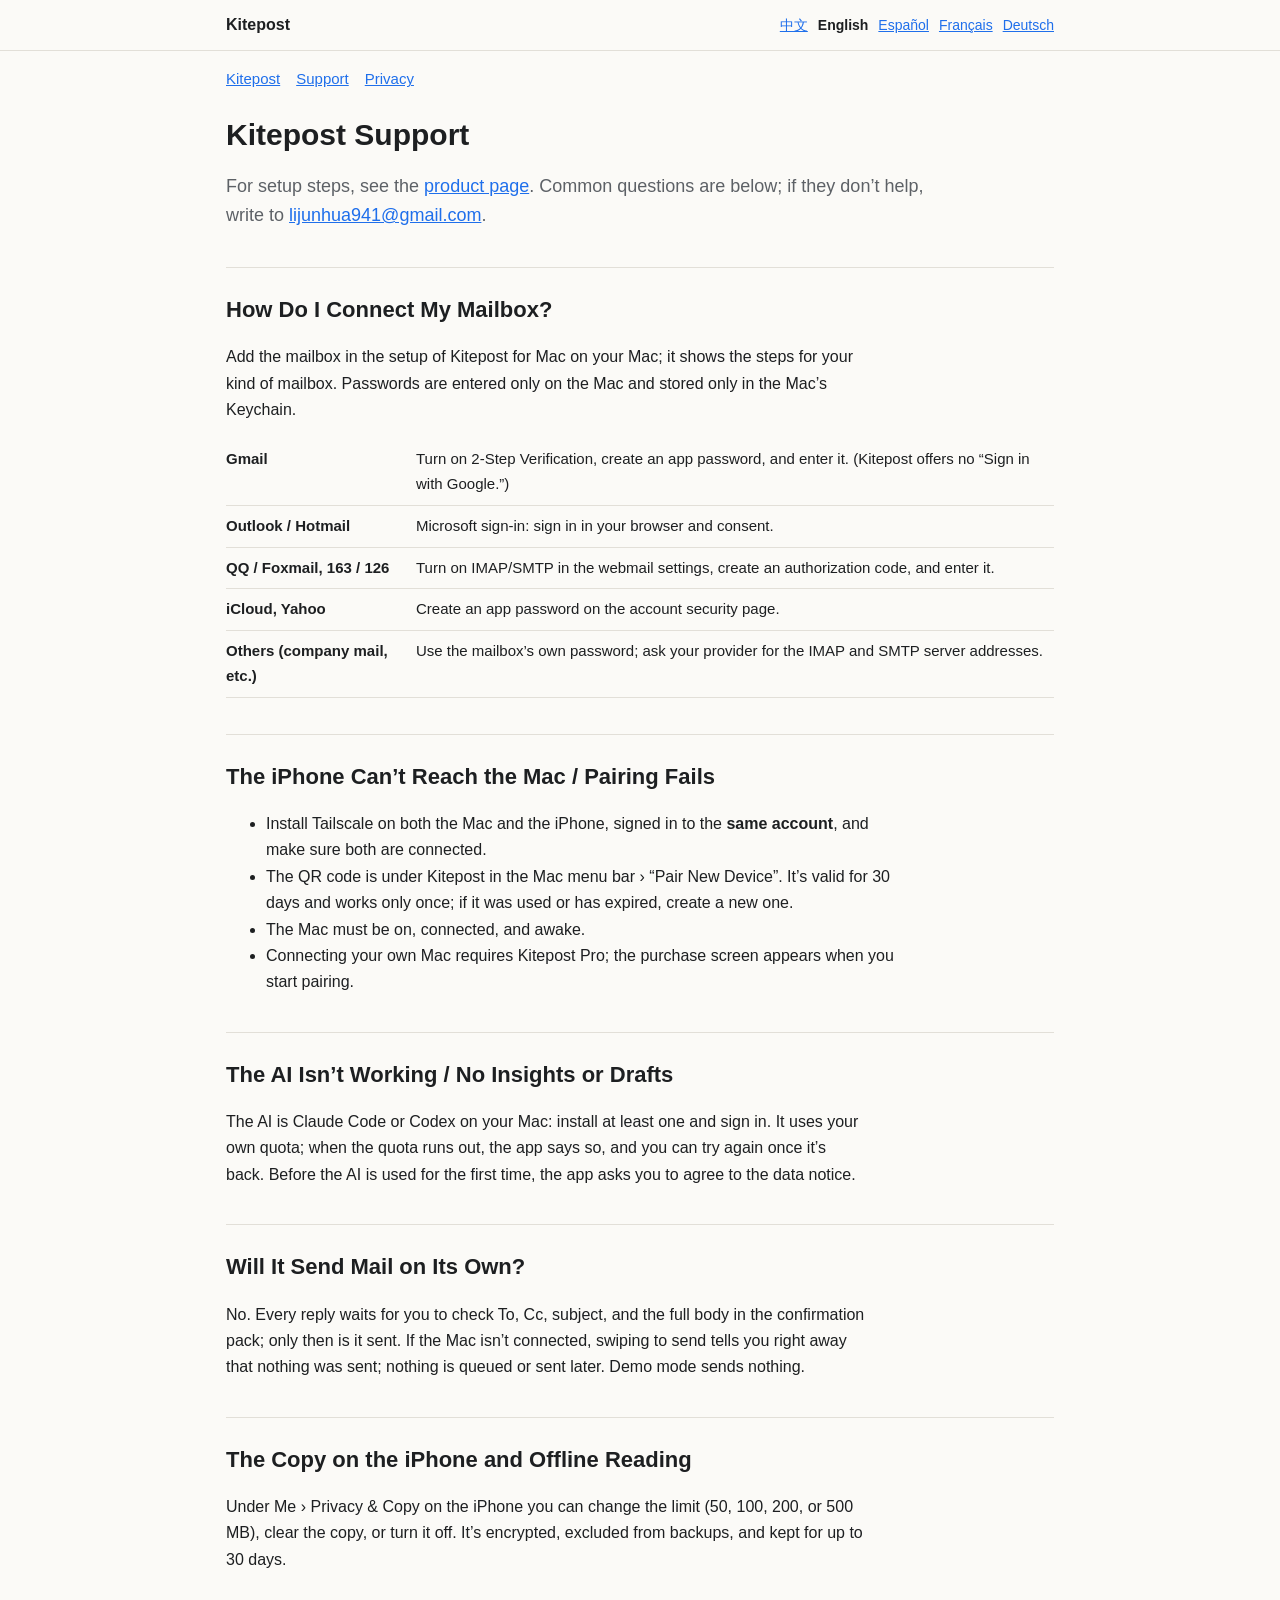
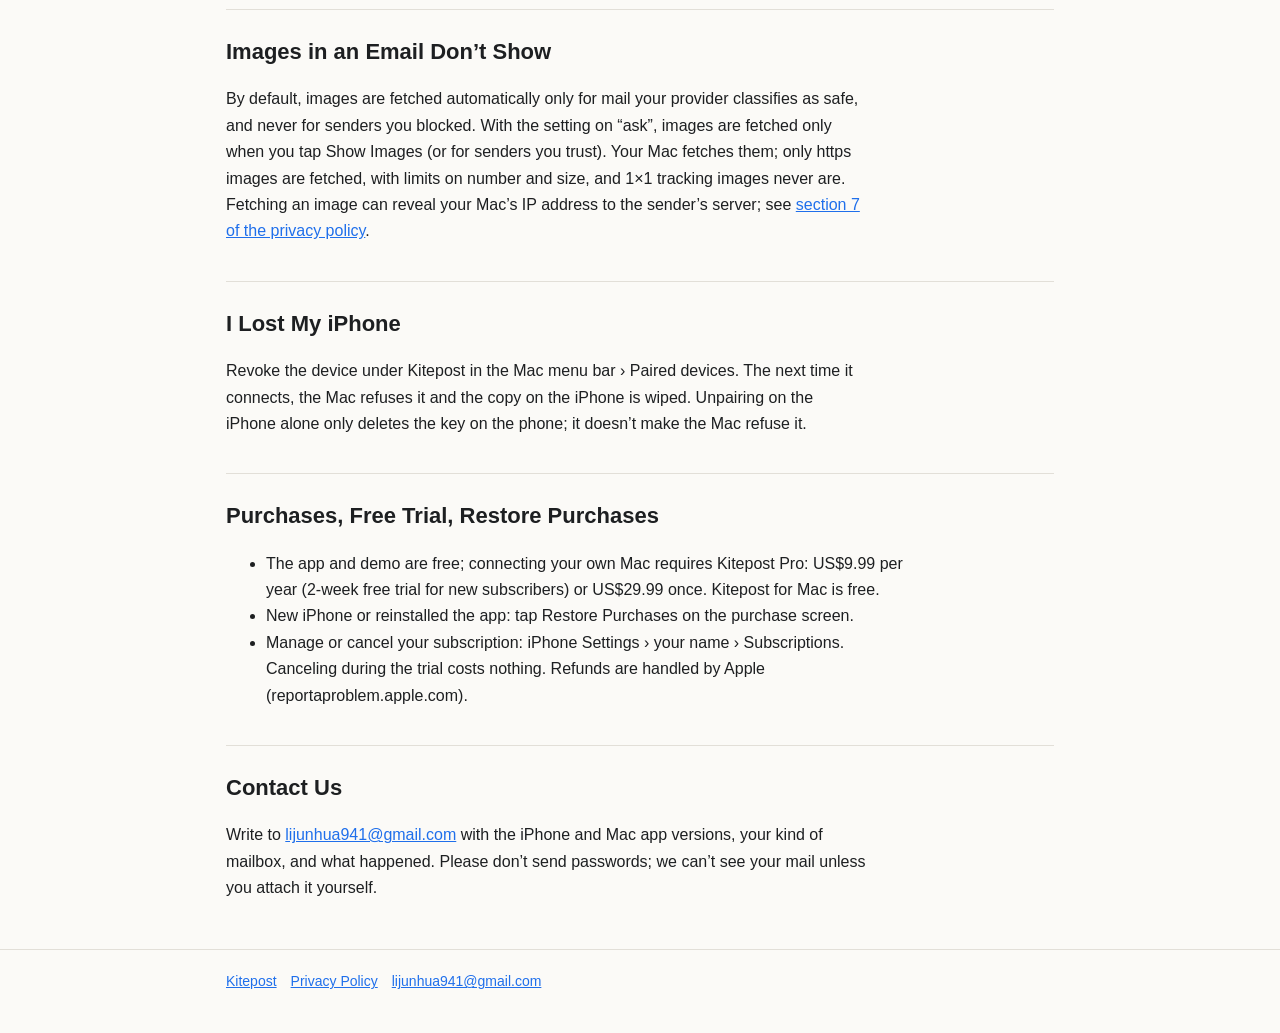
<file: kitepost/support/index.html>
<!doctype html>
<html lang="en">
<head>
<meta charset="utf-8">
<meta name="viewport" content="width=device-width, initial-scale=1">
<title data-zh="Kitepost 技术支持" data-es="Soporte de Kitepost" data-fr="Assistance Kitepost" data-de="Kitepost Support">Kitepost Support</title>
<meta name="description" data-zh="Kitepost 常见问题：接入邮箱、配对 Mac、AI、手机上的副本、图片、购买和联系方式。" data-es="Preguntas frecuentes de Kitepost: conectar buzones, vincular el Mac, IA, copia en el iPhone, imágenes, compras y contacto." data-fr="FAQ Kitepost : connecter une boîte, associer le Mac, IA, copie sur l'iPhone, images, achats et contact." data-de="Kitepost-FAQ: Postfach verbinden, Mac koppeln, KI, Kopie auf dem iPhone, Bilder, Käufe und Kontakt." content="Kitepost FAQ: connecting mailboxes, pairing your Mac, AI, the copy on the iPhone, images, purchases, and contact.">
<link rel="canonical" href="https://lijunhua941-boop.github.io/kitestring-site/kitepost/support/">
<link rel="stylesheet" href="../site.css">
<script>
/* Language (the Kitepost pages' copy of the site script; site/README.md「三语」, five languages here).
   Order: the fragment #zh / #en / #es / #fr / #de or an anchor inside a section (#fr-pairing; #zh-Hans,
   #es-419, #de-CH work too), then ?lang=, then the browser's preferred languages, then English. A
   language this page has no section for falls back to English. Sets <html lang> and data-lang (site.css
   then shows only that language), the page title and description, and makes every link to another page
   of the site carry the language (pages that only have zh/en/es show English for #fr/#de). Nothing is stored. Without JavaScript site.css reads the fragment itself. */
(function () {
  var TAGS = { zh: "zh-Hans", en: "en", es: "es", fr: "fr", de: "de" }, root = document.documentElement, lang = "en";
  function norm(s) { s = String(s || "").toLowerCase().split(/[-_;]/)[0]; return TAGS.hasOwnProperty(s) ? s : ""; }
  function fromHash() { try { return norm(decodeURIComponent(location.hash.slice(1))); } catch (e) { return ""; } }
  function fromQuery() { var m = /[?&]lang=([^&#]*)/.exec(location.search); return m ? norm(m[1]) : ""; }
  function fromBrowser() {
    var list = (navigator.languages && navigator.languages.length) ? navigator.languages : [navigator.language];
    for (var i = 0; i < list.length; i++) { var l = norm(list[i]); if (l) return l; }
    return "";
  }
  function relink() {
    var links = document.querySelectorAll("a[href]");
    for (var i = 0; i < links.length; i++) {
      var a = links[i], href = a.getAttribute("data-href") || a.getAttribute("href");
      var cut = href.indexOf("#"), path = cut < 0 ? href : href.slice(0, cut), frag = cut < 0 ? "" : href.slice(cut + 1);
      if (cut === 0) {                                   // same-page link: mark the active language switch
        if (a.parentNode && a.parentNode.className === "langs") {
          if (frag === lang) a.setAttribute("aria-current", "true"); else a.removeAttribute("aria-current");
        }
        continue;
      }
      // Only the site's own pages: relative ("./", "../", "support/", "../privacy/"), with no fragment
      // or a bare language fragment. mailto:, https:, files and other anchors stay.
      if (/^([a-z][a-z0-9+.-]*:|\/\/)/i.test(href) || !/\/$/.test(path) || (frag && !TAGS.hasOwnProperty(frag))) continue;
      a.setAttribute("data-href", href);
      a.setAttribute("href", path + "#" + lang);
    }
  }
  function apply() {
    lang = fromHash() || fromQuery() || fromBrowser() || "en";
    // Once the page is parsed: a language without its own section on this page shows English.
    if (document.readyState !== "loading" && !document.querySelector('[data-l="' + lang + '"]')) lang = "en";
    root.setAttribute("data-lang", lang);
    root.setAttribute("lang", TAGS[lang]);
    var t = document.querySelector("title");
    if (t) {
      if (!t.hasAttribute("data-en")) t.setAttribute("data-en", t.textContent);
      document.title = t.getAttribute("data-" + lang) || t.getAttribute("data-en");
    }
    // The description (and any og:/twitter: title or description) the same way: data-zh / data-es /
    // data-fr / data-de beside the English content, which stays in the page for readers without JavaScript.
    var metas = document.querySelectorAll('meta[name="description"], meta[property^="og:"], meta[name^="twitter:"]');
    for (var j = 0; j < metas.length; j++) {
      var m = metas[j];
      if (!m.hasAttribute("data-zh") && !m.hasAttribute("data-es") && !m.hasAttribute("data-fr") && !m.hasAttribute("data-de")) continue;
      if (!m.hasAttribute("data-en")) m.setAttribute("data-en", m.getAttribute("content"));
      m.setAttribute("content", m.getAttribute("data-" + lang) || m.getAttribute("data-en"));
    }
    if (document.readyState !== "loading") relink();
  }
  apply();
  document.addEventListener("DOMContentLoaded", apply);
  window.addEventListener("hashchange", apply);
})();
</script>
</head>
<body>
<header class="top"><div class="wrap">
  <a class="brand" href="../">Kitepost</a>
  <span class="langs"><a href="#zh" hreflang="zh-Hans" lang="zh-Hans">中文</a><a href="#en" hreflang="en" lang="en">English</a><a href="#es" hreflang="es" lang="es">Español</a><a href="#fr" hreflang="fr" lang="fr">Français</a><a href="#de" hreflang="de" lang="de">Deutsch</a></span>
</div></header>
<main class="wrap">

<!-- ===== 简体中文（主稿） ===== -->
<section class="lang" id="zh" lang="zh-Hans" data-l="zh">
<nav class="pages"><a href="../#zh">Kitepost</a><a href="#zh">技术支持</a><a href="../privacy/#zh">隐私政策</a></nav>
<h1>Kitepost 技术支持</h1>
<p class="lead">上手步骤见<a href="../#zh-start">产品页</a>。下面是常见问题；没解决就写信给 <a href="mailto:lijunhua941@gmail.com">lijunhua941@gmail.com</a>。</p>

<h2 id="zh-mailbox">怎么接入我的邮箱？</h2>
<p>在 Mac 上的 Kitepost for Mac 设置里添加邮箱，它会按邮箱类型给出步骤。密码只在 Mac 上填，只存进 Mac 的钥匙串。</p>
<table>
  <tr><th>Gmail</th><td>开启两步验证，生成一个应用专用密码填进去。（Kitepost 不提供「用 Google 登录」。）</td></tr>
  <tr><th>Outlook / Hotmail</th><td>用微软授权登录：在浏览器里登录并同意。</td></tr>
  <tr><th>QQ / Foxmail、163 / 126</th><td>在网页版邮箱开启 IMAP/SMTP，生成授权码填进去。</td></tr>
  <tr><th>iCloud、Yahoo</th><td>在账号安全页生成应用专用密码。</td></tr>
  <tr><th>其他（公司邮箱等）</th><td>用邮箱自己的密码；向服务商要 IMAP / SMTP 服务器地址。</td></tr>
</table>

<h2 id="zh-pairing">iPhone 连不上 Mac / 配对失败</h2>
<ul>
  <li>Mac 和 iPhone 都要装 Tailscale、登录<strong>同一个账号</strong>，并且都已连上。</li>
  <li>二维码在 Mac 菜单栏的 Kitepost ›「配对新设备」里，30 天内有效、只能用一次；用过或过期就重新生成一个。</li>
  <li>Mac 要开着、联网、没有睡眠。</li>
  <li>连接自己的 Mac 需要 Kitepost Pro；购买页在你开始配对时出现。</li>
</ul>

<h2 id="zh-ai">AI 不工作 / 没有解读和草稿</h2>
<p>AI 用的是你 Mac 上的 Claude Code 或 Codex：至少装一个并登录。AI 用的是你自己的额度，额度用完时会提示，等额度恢复后再试。第一次用 AI 前 App 会请你同意数据说明。</p>

<h2 id="zh-send">会不会替我自动发信？</h2>
<p>不会。每封回信都要你在确认包里核对收件人、抄送、主题和完整正文，确认后才发出。没连上 Mac 时滑动发送会直接告诉你没有发出，不排队、不代发。演示模式什么也不发。</p>

<h2 id="zh-copy">手机上的副本、离线阅读</h2>
<p>在「我的 › 隐私和手机上的副本」里可以改上限（50 / 100 / 200 / 500 MB）、一键清除或关闭。副本加密、不进备份、最多 30 天。</p>

<h2 id="zh-images">邮件里的图片没显示</h2>
<p>默认只有邮箱服务商判为安全的邮件才自动取图；你屏蔽的发件人不取。设置成「先问」时，要点「显示图片」才取（或已信任的发件人）。图片由你的 Mac 代取，只取 https 图片，数量和大小有上限；1×1 的跟踪图永远不取。取图会让发件人的服务器看到你 Mac 的 IP 地址，详见<a href="../privacy/#zh-images">隐私政策第 7 条</a>。</p>

<h2 id="zh-lost">手机丢了</h2>
<p>在 Mac 菜单栏的 Kitepost ›「手机和 iPad」里吊销这台设备。它下次连上 Mac 时会被拒绝，手机上的副本随之清空。只在手机上「解除配对」只删掉手机上的钥匙，不会让 Mac 拒绝它。</p>

<h2 id="zh-purchase">购买、试用、恢复购买</h2>
<ul>
  <li>App 和演示免费；连接自己的 Mac 需要 Kitepost Pro：每年 US$9.99（新订阅者免费试用 2 周）或 US$29.99 一次买断。Kitepost for Mac 免费。</li>
  <li>换了手机或重装：在购买页点「恢复购买」。</li>
  <li>管理或取消订阅：iPhone「设置」› 你的名字 ›「订阅」。试用期内取消不收费。退款由 Apple 处理（reportaproblem.apple.com）。</li>
</ul>

<h2 id="zh-contact">联系我们</h2>
<p>写信给 <a href="mailto:lijunhua941@gmail.com">lijunhua941@gmail.com</a>，写上 iPhone 和 Mac App 的版本、邮箱类型和出了什么事。请不要发送密码；我们看不到你的邮件，除非你自己附上。</p>
</section>

<!-- ===== English ===== -->
<section class="lang" id="en" lang="en" data-l="en">
<nav class="pages"><a href="../#en">Kitepost</a><a href="#en">Support</a><a href="../privacy/#en">Privacy</a></nav>
<h1>Kitepost Support</h1>
<p class="lead">For setup steps, see the <a href="../#en-start">product page</a>. Common questions are below; if they don’t help, write to <a href="mailto:lijunhua941@gmail.com">lijunhua941@gmail.com</a>.</p>

<h2 id="en-mailbox">How Do I Connect My Mailbox?</h2>
<p>Add the mailbox in the setup of Kitepost for Mac on your Mac; it shows the steps for your kind of mailbox. Passwords are entered only on the Mac and stored only in the Mac’s Keychain.</p>
<table>
  <tr><th>Gmail</th><td>Turn on 2-Step Verification, create an app password, and enter it. (Kitepost offers no “Sign in with Google.”)</td></tr>
  <tr><th>Outlook / Hotmail</th><td>Microsoft sign-in: sign in in your browser and consent.</td></tr>
  <tr><th>QQ / Foxmail, 163 / 126</th><td>Turn on IMAP/SMTP in the webmail settings, create an authorization code, and enter it.</td></tr>
  <tr><th>iCloud, Yahoo</th><td>Create an app password on the account security page.</td></tr>
  <tr><th>Others (company mail, etc.)</th><td>Use the mailbox’s own password; ask your provider for the IMAP and SMTP server addresses.</td></tr>
</table>

<h2 id="en-pairing">The iPhone Can’t Reach the Mac / Pairing Fails</h2>
<ul>
  <li>Install Tailscale on both the Mac and the iPhone, signed in to the <strong>same account</strong>, and make sure both are connected.</li>
  <li>The QR code is under Kitepost in the Mac menu bar › “Pair New Device”. It’s valid for 30 days and works only once; if it was used or has expired, create a new one.</li>
  <li>The Mac must be on, connected, and awake.</li>
  <li>Connecting your own Mac requires Kitepost Pro; the purchase screen appears when you start pairing.</li>
</ul>

<h2 id="en-ai">The AI Isn’t Working / No Insights or Drafts</h2>
<p>The AI is Claude Code or Codex on your Mac: install at least one and sign in. It uses your own quota; when the quota runs out, the app says so, and you can try again once it’s back. Before the AI is used for the first time, the app asks you to agree to the data notice.</p>

<h2 id="en-send">Will It Send Mail on Its Own?</h2>
<p>No. Every reply waits for you to check To, Cc, subject, and the full body in the confirmation pack; only then is it sent. If the Mac isn’t connected, swiping to send tells you right away that nothing was sent; nothing is queued or sent later. Demo mode sends nothing.</p>

<h2 id="en-copy">The Copy on the iPhone and Offline Reading</h2>
<p>Under Me › Privacy &amp; Copy on the iPhone you can change the limit (50, 100, 200, or 500 MB), clear the copy, or turn it off. It’s encrypted, excluded from backups, and kept for up to 30 days.</p>

<h2 id="en-images">Images in an Email Don’t Show</h2>
<p>By default, images are fetched automatically only for mail your provider classifies as safe, and never for senders you blocked. With the setting on “ask”, images are fetched only when you tap Show Images (or for senders you trust). Your Mac fetches them; only https images are fetched, with limits on number and size, and 1×1 tracking images never are. Fetching an image can reveal your Mac’s IP address to the sender’s server; see <a href="../privacy/#en-images">section 7 of the privacy policy</a>.</p>

<h2 id="en-lost">I Lost My iPhone</h2>
<p>Revoke the device under Kitepost in the Mac menu bar › Paired devices. The next time it connects, the Mac refuses it and the copy on the iPhone is wiped. Unpairing on the iPhone alone only deletes the key on the phone; it doesn’t make the Mac refuse it.</p>

<h2 id="en-purchase">Purchases, Free Trial, Restore Purchases</h2>
<ul>
  <li>The app and demo are free; connecting your own Mac requires Kitepost Pro: US$9.99 per year (2-week free trial for new subscribers) or US$29.99 once. Kitepost for Mac is free.</li>
  <li>New iPhone or reinstalled the app: tap Restore Purchases on the purchase screen.</li>
  <li>Manage or cancel your subscription: iPhone Settings › your name › Subscriptions. Canceling during the trial costs nothing. Refunds are handled by Apple (reportaproblem.apple.com).</li>
</ul>

<h2 id="en-contact">Contact Us</h2>
<p>Write to <a href="mailto:lijunhua941@gmail.com">lijunhua941@gmail.com</a> with the iPhone and Mac app versions, your kind of mailbox, and what happened. Please don’t send passwords; we can’t see your mail unless you attach it yourself.</p>
</section>

<!-- ===== Español ===== -->
<section class="lang" id="es" lang="es" data-l="es">
<nav class="pages"><a href="../#es">Kitepost</a><a href="#es">Soporte</a><a href="../privacy/#es">Privacidad</a></nav>
<h1>Soporte de Kitepost</h1>
<p class="lead">Los primeros pasos están en la <a href="../#es-start">página del producto</a>. Abajo están las preguntas frecuentes; si no te ayudan, escribe a <a href="mailto:lijunhua941@gmail.com">lijunhua941@gmail.com</a>.</p>

<h2 id="es-mailbox">¿Cómo conecto mi buzón?</h2>
<p>Añade el buzón en la configuración de Kitepost for Mac, en tu Mac; te muestra los pasos según el tipo de buzón. Las contraseñas solo se introducen en el Mac y solo se guardan en el llavero del Mac.</p>
<table>
  <tr><th>Gmail</th><td>Activa la verificación en dos pasos, crea una contraseña de aplicación e introdúcela. (Kitepost no ofrece «Iniciar sesión con Google».)</td></tr>
  <tr><th>Outlook / Hotmail</th><td>Inicio de sesión de Microsoft: inicia sesión en tu navegador y da tu consentimiento.</td></tr>
  <tr><th>QQ / Foxmail, 163 / 126</th><td>Activa IMAP/SMTP en el correo web, crea un código de autorización e introdúcelo.</td></tr>
  <tr><th>iCloud, Yahoo</th><td>Crea una contraseña de aplicación en la página de seguridad de la cuenta.</td></tr>
  <tr><th>Otros (correo de empresa, etc.)</th><td>Usa la contraseña del propio buzón; pide a tu proveedor las direcciones de los servidores IMAP y SMTP.</td></tr>
</table>

<h2 id="es-pairing">El iPhone no llega al Mac / la vinculación falla</h2>
<ul>
  <li>Instala Tailscale en el Mac y en el iPhone, con la <strong>misma cuenta</strong>, y comprueba que ambos estén conectados.</li>
  <li>El código QR está en Kitepost, en la barra de menús del Mac › «Vincular nuevo dispositivo». Es válido 30 días y solo se puede usar una vez; si ya se usó o caducó, crea uno nuevo.</li>
  <li>El Mac debe estar encendido, conectado y sin reposo.</li>
  <li>Para conectar tu propio Mac necesitas Kitepost Pro; la pantalla de compra aparece cuando empiezas a vincular.</li>
</ul>

<h2 id="es-ai">La IA no funciona / no hay análisis ni borradores</h2>
<p>La IA es Claude Code o Codex en tu Mac: instala al menos uno e inicia sesión. Usa tu propia cuota; si se agota, la app te lo indica y puedes volver a intentarlo cuando se renueve. Antes de usar la IA por primera vez, la app te pide aceptar el aviso sobre los datos.</p>

<h2 id="es-send">¿Enviará correos por su cuenta?</h2>
<p>No. Cada respuesta espera a que revises Para, Cc, asunto y cuerpo completo en el paquete de confirmación; solo entonces se envía. Si el Mac no está conectado, al deslizar para enviar te dice al momento que no se envió; no se pone en cola ni se envía después. El modo de demostración no envía nada.</p>

<h2 id="es-copy">La copia en el iPhone y la lectura sin conexión</h2>
<p>En Perfil › Privacidad y copia en el iPhone puedes cambiar el límite (50, 100, 200 o 500 MB), borrar la copia o desactivarla. Está cifrada, no entra en las copias de seguridad y se guarda como máximo 30 días.</p>

<h2 id="es-images">No se ven las imágenes de un correo</h2>
<p>Por defecto, las imágenes solo se descargan automáticamente en el correo que tu proveedor clasifica como seguro, y nunca de remitentes que bloqueaste. Con el ajuste en «preguntar», solo se descargan al tocar Mostrar imágenes (o para remitentes de confianza). Las descarga tu Mac; solo imágenes https, con límites de cantidad y tamaño, y nunca las de seguimiento de 1×1. Descargar una imagen puede revelar la dirección IP de tu Mac al servidor del remitente; consulta la <a href="../privacy/#es-images">sección 7 de la política de privacidad</a>.</p>

<h2 id="es-lost">Perdí mi iPhone</h2>
<p>Revoca el dispositivo en Kitepost, en la barra de menús del Mac › Dispositivos vinculados. La próxima vez que se conecte, el Mac lo rechazará y se borrará la copia del iPhone. Desvincular solo en el iPhone borra únicamente la clave del teléfono; no hace que el Mac lo rechace.</p>

<h2 id="es-purchase">Compras, prueba gratis y restaurar compras</h2>
<ul>
  <li>La app y la demostración son gratis; para conectar tu propio Mac necesitas Kitepost Pro: US$9.99 al año (2 semanas de prueba gratis para nuevos suscriptores) o US$29.99 una sola vez. Kitepost for Mac es gratis.</li>
  <li>iPhone nuevo o app reinstalada: toca Restaurar compras en la pantalla de compra.</li>
  <li>Gestionar o cancelar la suscripción: Ajustes del iPhone › tu nombre › Suscripciones. Cancelar durante la prueba no cuesta nada. Los reembolsos los gestiona Apple (reportaproblem.apple.com).</li>
</ul>

<h2 id="es-contact">Contacto</h2>
<p>Escribe a <a href="mailto:lijunhua941@gmail.com">lijunhua941@gmail.com</a> indicando las versiones de la app del iPhone y del Mac, el tipo de buzón y qué pasó. Por favor, no envíes contraseñas; no podemos ver tu correo salvo que tú lo adjuntes.</p>
</section>

<!-- ===== Français ===== -->
<section class="lang" id="fr" lang="fr" data-l="fr">
<nav class="pages"><a href="../#fr">Kitepost</a><a href="#fr">Assistance</a><a href="../privacy/#fr">Confidentialité</a></nav>
<h1>Assistance Kitepost</h1>
<p class="lead">Les étapes de mise en route sont sur la <a href="../#fr-start">page du produit</a>. Voici les questions fréquentes&nbsp;; si elles ne suffisent pas, écrivez à <a href="mailto:lijunhua941@gmail.com">lijunhua941@gmail.com</a>.</p>

<h2 id="fr-mailbox">Comment connecter ma boîte&nbsp;?</h2>
<p>Ajoutez la boîte dans la configuration de Kitepost for Mac, sur votre Mac&nbsp;; elle affiche les étapes selon votre type de boîte. Les mots de passe ne se saisissent que sur le Mac et ne sont stockés que dans son trousseau.</p>
<table>
  <tr><th>Gmail</th><td>Activez la validation en deux étapes, créez un mot de passe d’application et saisissez-le. (Kitepost ne propose pas «&nbsp;Se connecter avec Google&nbsp;».)</td></tr>
  <tr><th>Outlook / Hotmail</th><td>Connexion Microsoft&nbsp;: connectez-vous dans votre navigateur et donnez votre accord.</td></tr>
  <tr><th>QQ / Foxmail, 163 / 126</th><td>Activez IMAP/SMTP dans le webmail, créez un code d’autorisation et saisissez-le.</td></tr>
  <tr><th>iCloud, Yahoo</th><td>Créez un mot de passe d’application sur la page de sécurité du compte.</td></tr>
  <tr><th>Autres (messagerie d’entreprise, etc.)</th><td>Utilisez le mot de passe de la boîte&nbsp;; demandez à votre fournisseur les adresses des serveurs IMAP et SMTP.</td></tr>
</table>

<h2 id="fr-pairing">L’iPhone n’atteint pas le Mac / l’association échoue</h2>
<ul>
  <li>Installez Tailscale sur le Mac et l’iPhone, connectés au <strong>même compte</strong>, et vérifiez que les deux sont connectés.</li>
  <li>Le QR code se trouve dans Kitepost, dans la barre des menus du Mac › «&nbsp;Associer un appareil&nbsp;». Il est valable 30&nbsp;jours et ne sert qu’une fois&nbsp;; s’il a déjà servi ou a expiré, créez-en un nouveau.</li>
  <li>Le Mac doit être allumé, connecté et ne pas être en veille.</li>
  <li>Connecter votre propre Mac nécessite Kitepost Pro&nbsp;; l’écran d’achat apparaît quand vous commencez l’association.</li>
</ul>

<h2 id="fr-ai">L’IA ne fonctionne pas / pas d’analyses ni de brouillons</h2>
<p>L’IA, c’est Claude Code ou Codex sur votre Mac&nbsp;: installez-en au moins un et connectez-vous. Elle utilise votre propre quota&nbsp;; s’il est épuisé, l’app vous le signale, et vous pouvez réessayer quand il est rétabli. Avant la première utilisation de l’IA, l’app vous demande d’accepter la notice sur les données.</p>

<h2 id="fr-send">Peut-elle envoyer des e-mails toute seule&nbsp;?</h2>
<p>Non. Chaque réponse attend que vous vérifiiez À, Cc, objet et texte intégral dans le récapitulatif à valider&nbsp;; elle n’est envoyée qu’ensuite. Si le Mac n’est pas connecté, le geste d’envoi vous indique aussitôt que rien n’est parti&nbsp;; rien n’est mis en file ni envoyé plus tard. Le mode démo n’envoie rien.</p>

<h2 id="fr-copy">La copie sur l’iPhone et la lecture hors ligne</h2>
<p>Dans Profil › Confidentialité et copie sur l’iPhone, vous pouvez changer la limite (50, 100, 200 ou 500&nbsp;Mo), effacer la copie ou la désactiver. Elle est chiffrée, exclue des sauvegardes et conservée 30&nbsp;jours au plus.</p>

<h2 id="fr-images">Les images d’un e-mail ne s’affichent pas</h2>
<p>Par défaut, les images ne sont récupérées automatiquement que pour les e-mails que votre fournisseur classe comme sûrs, et jamais pour les expéditeurs que vous avez bloqués. En mode «&nbsp;demander&nbsp;», elles ne sont récupérées que lorsque vous touchez Afficher les images (ou pour les expéditeurs de confiance). C’est votre Mac qui les récupère&nbsp;: uniquement des images https, avec des limites de nombre et de taille, et jamais d’images de suivi 1×1. Récupérer une image peut révéler l’adresse IP de votre Mac au serveur de l’expéditeur&nbsp;; voir la <a href="../privacy/#fr-images">section 7 de la politique de confidentialité</a>.</p>

<h2 id="fr-lost">J’ai perdu mon iPhone</h2>
<p>Révoquez l’appareil dans Kitepost, dans la barre des menus du Mac › Appareils associés. À sa prochaine connexion, le Mac le refusera et la copie sur l’iPhone sera effacée. Dissocier seulement sur l’iPhone ne supprime que la clé du téléphone&nbsp;; le Mac ne le refuse pas pour autant.</p>

<h2 id="fr-purchase">Achats, essai gratuit, restauration des achats</h2>
<ul>
  <li>L’app et la démo sont gratuites&nbsp;; connecter votre propre Mac nécessite Kitepost Pro&nbsp;: 9,99&nbsp;$&nbsp;US par an (2&nbsp;semaines d’essai gratuit pour les nouveaux abonnés) ou 29,99&nbsp;$&nbsp;US une fois. Kitepost for Mac est gratuit.</li>
  <li>Nouvel iPhone ou app réinstallée&nbsp;: touchez Restaurer les achats sur l’écran d’achat.</li>
  <li>Gérer ou résilier l’abonnement&nbsp;: Réglages de l’iPhone › votre nom › Abonnements. Résilier pendant l’essai ne coûte rien. Les remboursements sont gérés par Apple (reportaproblem.apple.com).</li>
</ul>

<h2 id="fr-contact">Nous contacter</h2>
<p>Écrivez à <a href="mailto:lijunhua941@gmail.com">lijunhua941@gmail.com</a> en indiquant les versions de l’app iPhone et de l’app Mac, votre type de boîte et ce qui s’est passé. Merci de ne pas envoyer de mot de passe&nbsp;; nous ne voyons pas vos e-mails, sauf si vous les joignez vous-même.</p>
</section>

<!-- ===== Deutsch ===== -->
<section class="lang" id="de" lang="de" data-l="de">
<nav class="pages"><a href="../#de">Kitepost</a><a href="#de">Support</a><a href="../privacy/#de">Datenschutz</a></nav>
<h1>Kitepost Support</h1>
<p class="lead">Die Schritte zum Einrichten stehen auf der <a href="../#de-start">Produktseite</a>. Unten findest du häufige Fragen; hilft das nicht, schreib an <a href="mailto:lijunhua941@gmail.com">lijunhua941@gmail.com</a>.</p>

<h2 id="de-mailbox">Wie verbinde ich mein Postfach?</h2>
<p>Füge das Postfach in der Einrichtung von Kitepost for Mac auf deinem Mac hinzu; sie zeigt die Schritte für deine Art von Postfach. Passwörter gibst du nur auf dem Mac ein, gespeichert werden sie nur im Schlüsselbund des Mac.</p>
<table>
  <tr><th>Gmail</th><td>Aktiviere die Bestätigung in zwei Schritten, erstelle ein App-Passwort und gib es ein. (Kitepost bietet kein „Mit Google anmelden“.)</td></tr>
  <tr><th>Outlook / Hotmail</th><td>Microsoft-Anmeldung: Melde dich im Browser an und stimme zu.</td></tr>
  <tr><th>QQ / Foxmail, 163 / 126</th><td>Aktiviere IMAP/SMTP im Webmail, erstelle einen Autorisierungscode und gib ihn ein.</td></tr>
  <tr><th>iCloud, Yahoo</th><td>Erstelle auf der Sicherheitsseite des Kontos ein App-Passwort.</td></tr>
  <tr><th>Andere (Firmen-E-Mail usw.)</th><td>Nutze das Passwort des Postfachs; frag deinen Anbieter nach den Adressen der IMAP- und SMTP-Server.</td></tr>
</table>

<h2 id="de-pairing">Das iPhone erreicht den Mac nicht / Koppeln schlägt fehl</h2>
<ul>
  <li>Installiere Tailscale auf Mac und iPhone, mit <strong>demselben Konto</strong> angemeldet, und prüfe, dass beide verbunden sind.</li>
  <li>Den QR-Code findest du in Kitepost in der Mac-Menüleiste › „Neues Gerät koppeln“. Er gilt 30 Tage und nur einmal; ist er benutzt oder abgelaufen, erstelle einen neuen.</li>
  <li>Der Mac muss eingeschaltet, verbunden und wach sein.</li>
  <li>Um deinen eigenen Mac zu verbinden, brauchst du Kitepost Pro; die Kaufseite erscheint, wenn du mit dem Koppeln beginnst.</li>
</ul>

<h2 id="de-ai">Die KI funktioniert nicht / keine Einordnungen oder Entwürfe</h2>
<p>Die KI ist Claude Code oder Codex auf deinem Mac: Installiere mindestens eines und melde dich an. Sie nutzt dein eigenes Kontingent; ist es aufgebraucht, sagt dir das die App, und du kannst es erneut versuchen, sobald es wieder verfügbar ist. Vor der ersten Nutzung der KI bittet dich die App, dem Datenhinweis zuzustimmen.</p>

<h2 id="de-send">Sendet die App E-Mails von selbst?</h2>
<p>Nein. Jede Antwort wartet, bis du An, Cc, Betreff und den vollständigen Text im Bestätigungspaket geprüft hast; erst dann wird sie gesendet. Ist der Mac nicht verbunden, sagt dir das Wischen zum Senden sofort, dass nichts gesendet wurde; nichts wird in eine Warteschlange gestellt oder später gesendet. Der Demomodus sendet nichts.</p>

<h2 id="de-copy">Die Kopie auf dem iPhone und Offline-Lesen</h2>
<p>Unter Profil › Datenschutz und Kopie auf dem iPhone kannst du das Limit ändern (50, 100, 200 oder 500 MB), die Kopie löschen oder abschalten. Sie ist verschlüsselt, von Backups ausgenommen und wird höchstens 30 Tage aufbewahrt.</p>

<h2 id="de-images">Bilder in einer E-Mail werden nicht angezeigt</h2>
<p>Standardmäßig werden Bilder nur für E-Mails automatisch geladen, die dein Anbieter als sicher einstuft, und nie für Absender, die du blockiert hast. Steht die Einstellung auf „Nachfragen“, werden sie nur geladen, wenn du auf „Bilder anzeigen“ tippst (oder für vertrauenswürdige Absender). Dein Mac lädt sie: nur https-Bilder, mit Grenzen für Anzahl und Größe, nie 1×1-Tracking-Bilder. Beim Laden eines Bildes kann der Server des Absenders die IP-Adresse deines Mac sehen; siehe <a href="../privacy/#de-images">Abschnitt 7 der Datenschutzerklärung</a>.</p>

<h2 id="de-lost">Ich habe mein iPhone verloren</h2>
<p>Sperre das Gerät in Kitepost in der Mac-Menüleiste › Gekoppelte Geräte. Bei der nächsten Verbindung lehnt der Mac es ab, und die Kopie auf dem iPhone wird gelöscht. Nur auf dem iPhone zu entkoppeln löscht lediglich den Schlüssel auf dem iPhone; der Mac lehnt es dadurch nicht ab.</p>

<h2 id="de-purchase">Käufe, kostenloser Test, Käufe wiederherstellen</h2>
<ul>
  <li>App und Demo sind kostenlos; um deinen eigenen Mac zu verbinden, brauchst du Kitepost Pro: 9,99 US$ pro Jahr (2 Wochen kostenloser Test für neue Abonnenten) oder einmalig 29,99 US$. Kitepost for Mac ist kostenlos.</li>
  <li>Neues iPhone oder App neu installiert: Tippe auf der Kaufseite auf „Käufe wiederherstellen“.</li>
  <li>Abo verwalten oder kündigen: iPhone-Einstellungen › dein Name › Abonnements. Kündigen während des Tests kostet nichts. Erstattungen wickelt Apple ab (reportaproblem.apple.com).</li>
</ul>

<h2 id="de-contact">Kontakt</h2>
<p>Schreib an <a href="mailto:lijunhua941@gmail.com">lijunhua941@gmail.com</a> und nenne die Versionen der iPhone- und der Mac-App, deine Art von Postfach und was passiert ist. Bitte schick keine Passwörter; wir sehen deine E-Mails nicht, außer du hängst sie selbst an.</p>
</section>

</main>
<footer><div class="wrap">
  <div data-l="zh" lang="zh-Hans"><a href="../">Kitepost</a><a href="../privacy/">隐私政策</a><a href="mailto:lijunhua941@gmail.com">lijunhua941@gmail.com</a></div>
  <div data-l="en" lang="en"><a href="../">Kitepost</a><a href="../privacy/">Privacy Policy</a><a href="mailto:lijunhua941@gmail.com">lijunhua941@gmail.com</a></div>
  <div data-l="es" lang="es"><a href="../">Kitepost</a><a href="../privacy/">Política de privacidad</a><a href="mailto:lijunhua941@gmail.com">lijunhua941@gmail.com</a></div>
  <div data-l="fr" lang="fr"><a href="../">Kitepost</a><a href="../privacy/">Politique de confidentialité</a><a href="mailto:lijunhua941@gmail.com">lijunhua941@gmail.com</a></div>
  <div data-l="de" lang="de"><a href="../">Kitepost</a><a href="../privacy/">Datenschutzerklärung</a><a href="mailto:lijunhua941@gmail.com">lijunhua941@gmail.com</a></div>
</div></footer>
</body>
</html>
</file>
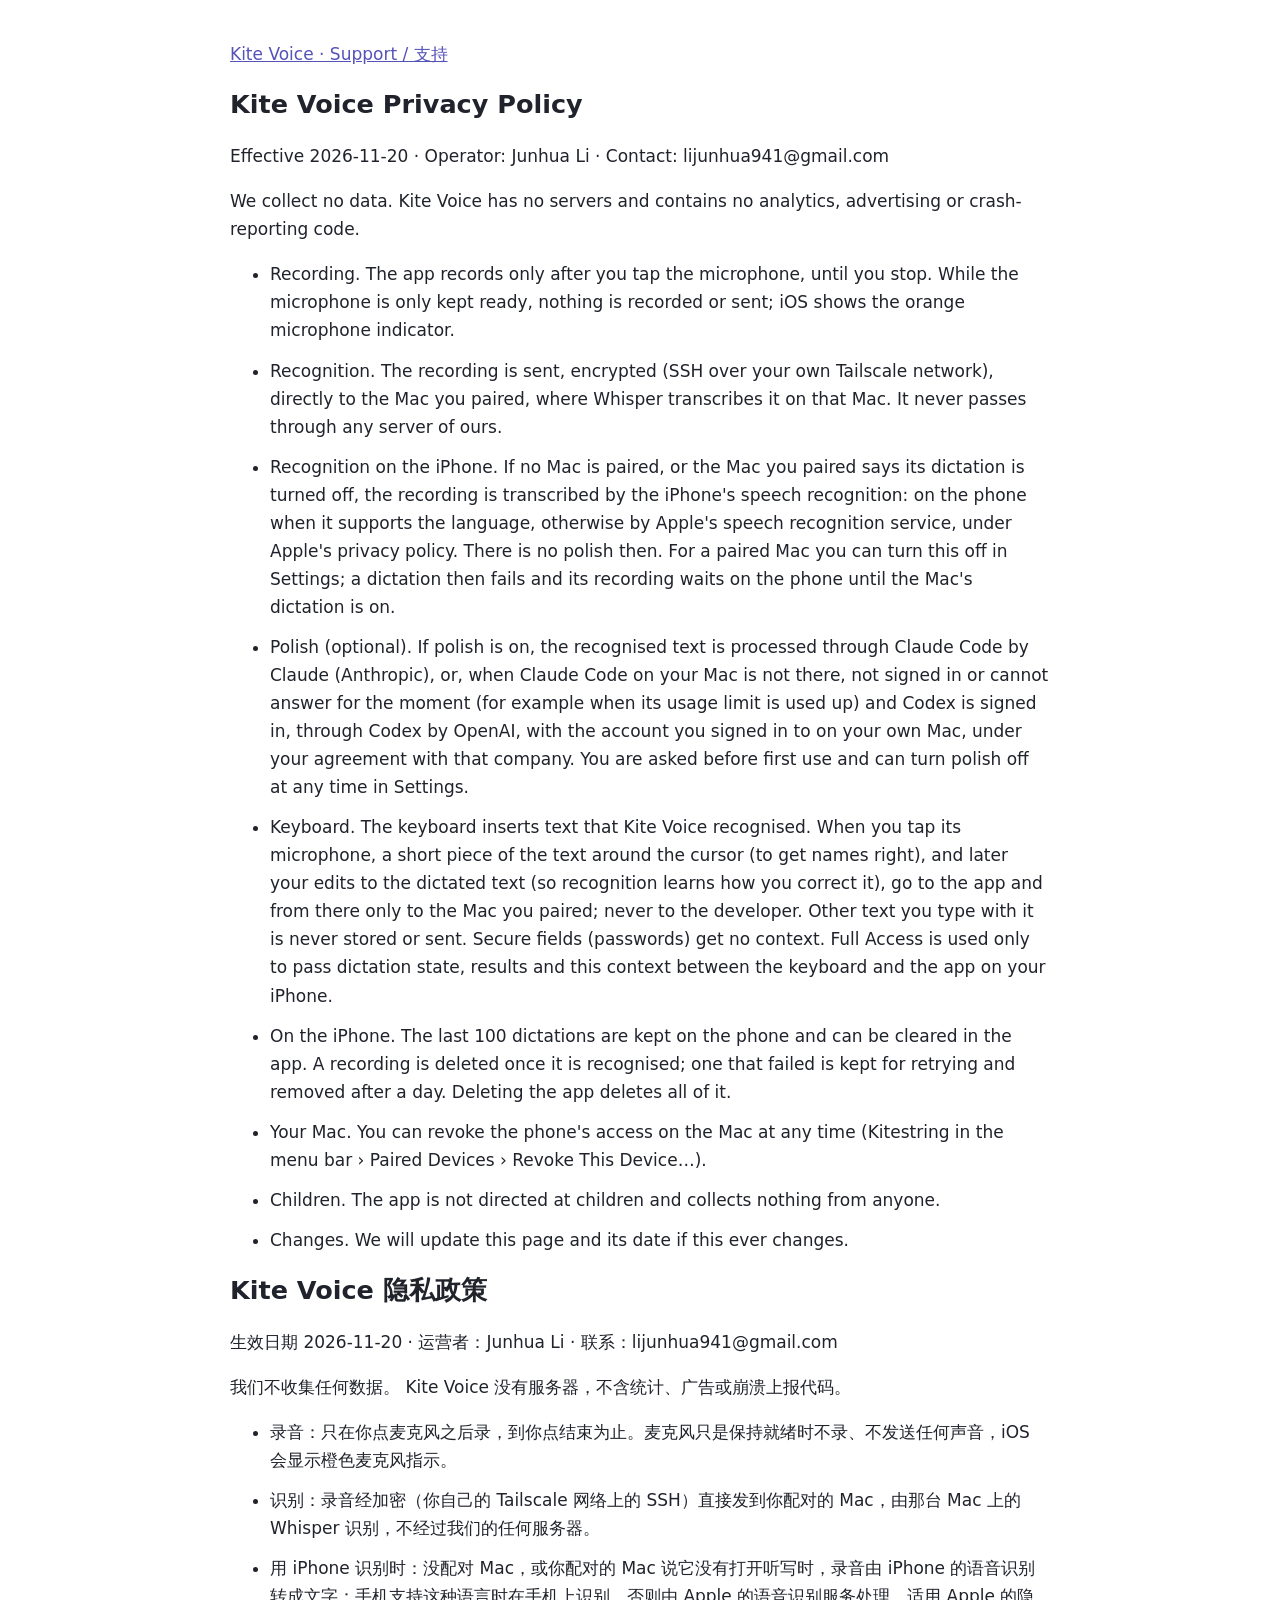
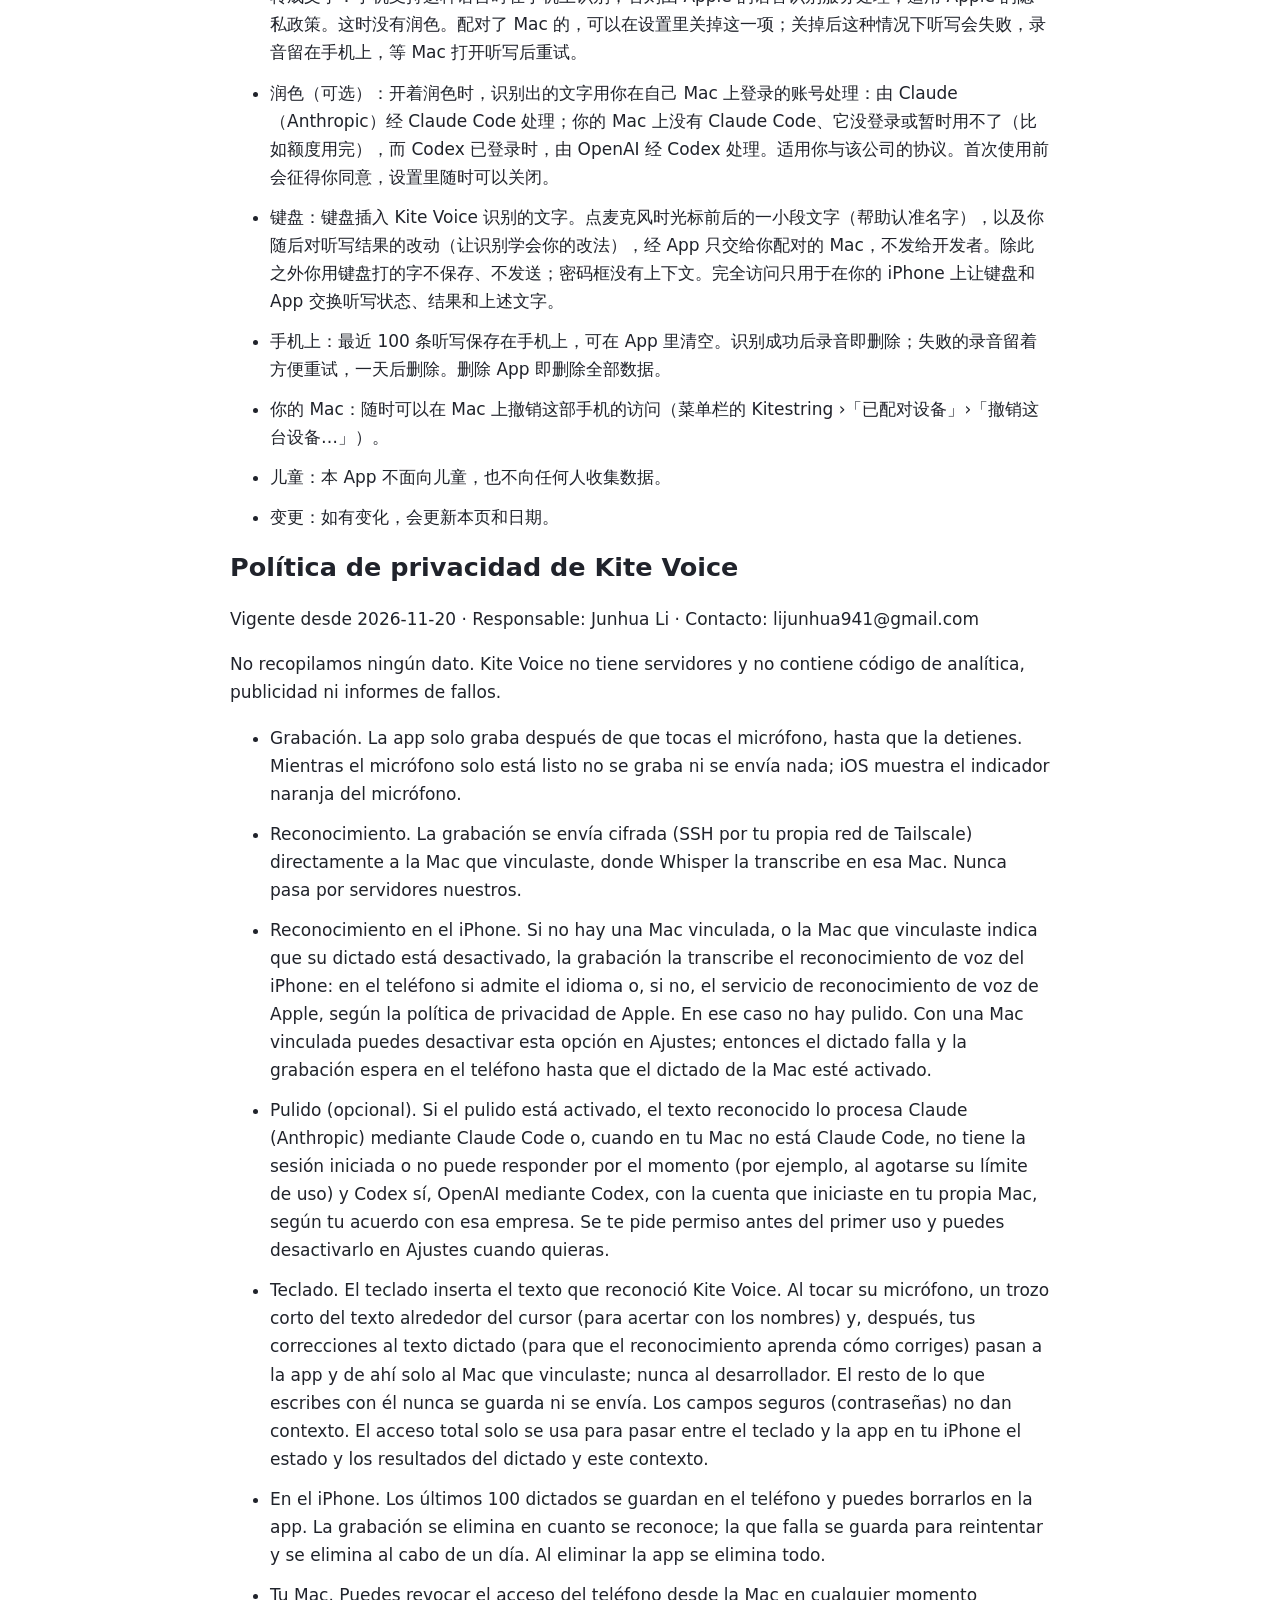
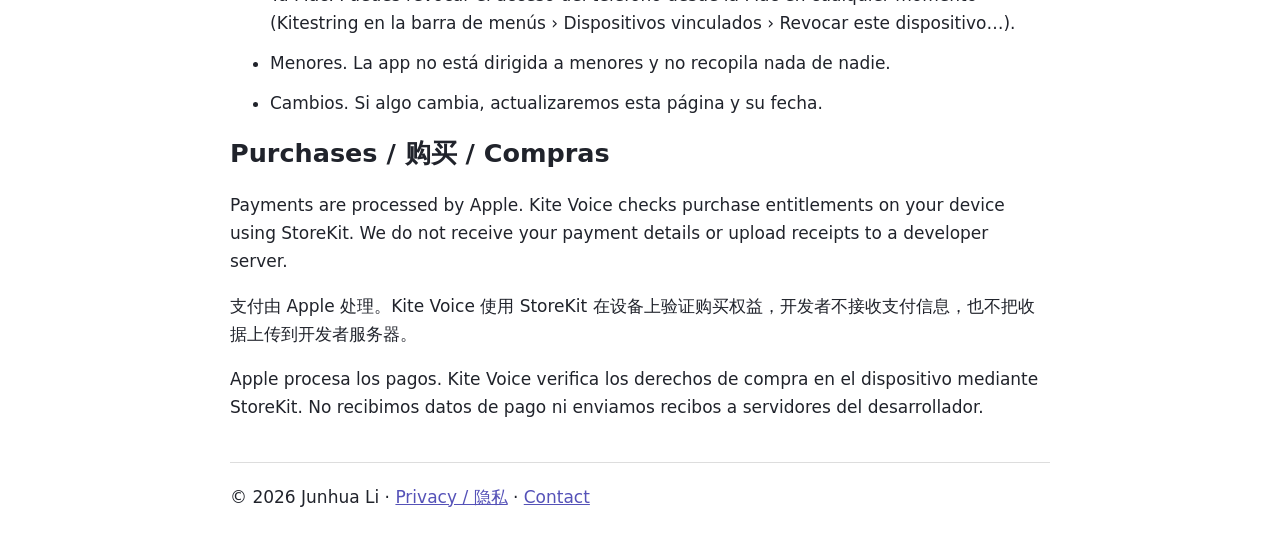
<file: voice/privacy/index.html>
<!doctype html><html lang="en"><meta charset="utf-8"><meta name="viewport" content="width=device-width,initial-scale=1"><title>Kite Voice Privacy</title><style>body{font:17px/1.65 system-ui,sans-serif;max-width:820px;margin:40px auto;padding:0 24px;color:#20232b}h1,h2{line-height:1.25}a{color:#5552b8}li{margin:12px 0}footer{border-top:1px solid #ddd;margin-top:40px;padding-top:20px}</style><header><a href="../support/">Kite Voice · Support / 支持</a></header><main><h2>Kite Voice Privacy Policy</h2><p>Effective 2026-11-20 · Operator: Junhua Li · Contact: lijunhua941@gmail.com</p><p>We collect no data. Kite Voice has no servers and contains no analytics, advertising or crash-reporting code.</p><ul><li>Recording. The app records only after you tap the microphone, until you stop. While the microphone is only kept ready, nothing is recorded or sent; iOS shows the orange microphone indicator.</li><li>Recognition. The recording is sent, encrypted (SSH over your own Tailscale network), directly to the Mac you paired, where Whisper transcribes it on that Mac. It never passes through any server of ours.</li><li>Recognition on the iPhone. If no Mac is paired, or the Mac you paired says its dictation is turned off, the recording is transcribed by the iPhone&#x27;s speech recognition: on the phone when it supports the language, otherwise by Apple&#x27;s speech recognition service, under Apple&#x27;s privacy policy. There is no polish then. For a paired Mac you can turn this off in Settings; a dictation then fails and its recording waits on the phone until the Mac&#x27;s dictation is on.</li><li>Polish (optional). If polish is on, the recognised text is processed through Claude Code by Claude (Anthropic), or, when Claude Code on your Mac is not there, not signed in or cannot answer for the moment (for example when its usage limit is used up) and Codex is signed in, through Codex by OpenAI, with the account you signed in to on your own Mac, under your agreement with that company. You are asked before first use and can turn polish off at any time in Settings.</li><li>Keyboard. The keyboard inserts text that Kite Voice recognised. When you tap its microphone, a short piece of the text around the cursor (to get names right), and later your edits to the dictated text (so recognition learns how you correct it), go to the app and from there only to the Mac you paired; never to the developer. Other text you type with it is never stored or sent. Secure fields (passwords) get no context. Full Access is used only to pass dictation state, results and this context between the keyboard and the app on your iPhone.</li><li>On the iPhone. The last 100 dictations are kept on the phone and can be cleared in the app. A recording is deleted once it is recognised; one that failed is kept for retrying and removed after a day. Deleting the app deletes all of it.</li><li>Your Mac. You can revoke the phone&#x27;s access on the Mac at any time (Kitestring in the menu bar › Paired Devices › Revoke This Device…).</li><li>Children. The app is not directed at children and collects nothing from anyone.</li><li>Changes. We will update this page and its date if this ever changes.</li></ul><h2>Kite Voice 隐私政策</h2><p>生效日期 2026-11-20 · 运营者：Junhua Li · 联系：lijunhua941@gmail.com</p><p>我们不收集任何数据。 Kite Voice 没有服务器，不含统计、广告或崩溃上报代码。</p><ul><li>录音：只在你点麦克风之后录，到你点结束为止。麦克风只是保持就绪时不录、不发送任何声音，iOS 会显示橙色麦克风指示。</li><li>识别：录音经加密（你自己的 Tailscale 网络上的 SSH）直接发到你配对的 Mac，由那台 Mac 上的 Whisper 识别，不经过我们的任何服务器。</li><li>用 iPhone 识别时：没配对 Mac，或你配对的 Mac 说它没有打开听写时，录音由 iPhone 的语音识别转成文字：手机支持这种语言时在手机上识别，否则由 Apple 的语音识别服务处理，适用 Apple 的隐私政策。这时没有润色。配对了 Mac 的，可以在设置里关掉这一项；关掉后这种情况下听写会失败，录音留在手机上，等 Mac 打开听写后重试。</li><li>润色（可选）：开着润色时，识别出的文字用你在自己 Mac 上登录的账号处理：由 Claude（Anthropic）经 Claude Code 处理；你的 Mac 上没有 Claude Code、它没登录或暂时用不了（比如额度用完），而 Codex 已登录时，由 OpenAI 经 Codex 处理。适用你与该公司的协议。首次使用前会征得你同意，设置里随时可以关闭。</li><li>键盘：键盘插入 Kite Voice 识别的文字。点麦克风时光标前后的一小段文字（帮助认准名字），以及你随后对听写结果的改动（让识别学会你的改法），经 App 只交给你配对的 Mac，不发给开发者。除此之外你用键盘打的字不保存、不发送；密码框没有上下文。完全访问只用于在你的 iPhone 上让键盘和 App 交换听写状态、结果和上述文字。</li><li>手机上：最近 100 条听写保存在手机上，可在 App 里清空。识别成功后录音即删除；失败的录音留着方便重试，一天后删除。删除 App 即删除全部数据。</li><li>你的 Mac：随时可以在 Mac 上撤销这部手机的访问（菜单栏的 Kitestring ›「已配对设备」›「撤销这台设备…」）。</li><li>儿童：本 App 不面向儿童，也不向任何人收集数据。</li><li>变更：如有变化，会更新本页和日期。</li></ul><h2>Política de privacidad de Kite Voice</h2><p>Vigente desde 2026-11-20 · Responsable: Junhua Li · Contacto: lijunhua941@gmail.com</p><p>No recopilamos ningún dato. Kite Voice no tiene servidores y no contiene código de analítica, publicidad ni informes de fallos.</p><ul><li>Grabación. La app solo graba después de que tocas el micrófono, hasta que la detienes. Mientras el micrófono solo está listo no se graba ni se envía nada; iOS muestra el indicador naranja del micrófono.</li><li>Reconocimiento. La grabación se envía cifrada (SSH por tu propia red de Tailscale) directamente a la Mac que vinculaste, donde Whisper la transcribe en esa Mac. Nunca pasa por servidores nuestros.</li><li>Reconocimiento en el iPhone. Si no hay una Mac vinculada, o la Mac que vinculaste indica que su dictado está desactivado, la grabación la transcribe el reconocimiento de voz del iPhone: en el teléfono si admite el idioma o, si no, el servicio de reconocimiento de voz de Apple, según la política de privacidad de Apple. En ese caso no hay pulido. Con una Mac vinculada puedes desactivar esta opción en Ajustes; entonces el dictado falla y la grabación espera en el teléfono hasta que el dictado de la Mac esté activado.</li><li>Pulido (opcional). Si el pulido está activado, el texto reconocido lo procesa Claude (Anthropic) mediante Claude Code o, cuando en tu Mac no está Claude Code, no tiene la sesión iniciada o no puede responder por el momento (por ejemplo, al agotarse su límite de uso) y Codex sí, OpenAI mediante Codex, con la cuenta que iniciaste en tu propia Mac, según tu acuerdo con esa empresa. Se te pide permiso antes del primer uso y puedes desactivarlo en Ajustes cuando quieras.</li><li>Teclado. El teclado inserta el texto que reconoció Kite Voice. Al tocar su micrófono, un trozo corto del texto alrededor del cursor (para acertar con los nombres) y, después, tus correcciones al texto dictado (para que el reconocimiento aprenda cómo corriges) pasan a la app y de ahí solo al Mac que vinculaste; nunca al desarrollador. El resto de lo que escribes con él nunca se guarda ni se envía. Los campos seguros (contraseñas) no dan contexto. El acceso total solo se usa para pasar entre el teclado y la app en tu iPhone el estado y los resultados del dictado y este contexto.</li><li>En el iPhone. Los últimos 100 dictados se guardan en el teléfono y puedes borrarlos en la app. La grabación se elimina en cuanto se reconoce; la que falla se guarda para reintentar y se elimina al cabo de un día. Al eliminar la app se elimina todo.</li><li>Tu Mac. Puedes revocar el acceso del teléfono desde la Mac en cualquier momento (Kitestring en la barra de menús › Dispositivos vinculados › Revocar este dispositivo…).</li><li>Menores. La app no está dirigida a menores y no recopila nada de nadie.</li><li>Cambios. Si algo cambia, actualizaremos esta página y su fecha.</li></ul><h2>Purchases / 购买 / Compras</h2><p>Payments are processed by Apple. Kite Voice checks purchase entitlements on your device using StoreKit. We do not receive your payment details or upload receipts to a developer server.</p><p>支付由 Apple 处理。Kite Voice 使用 StoreKit 在设备上验证购买权益，开发者不接收支付信息，也不把收据上传到开发者服务器。</p><p>Apple procesa los pagos. Kite Voice verifica los derechos de compra en el dispositivo mediante StoreKit. No recibimos datos de pago ni enviamos recibos a servidores del desarrollador.</p></main><footer>© 2026 Junhua Li · <a href="../privacy/">Privacy / 隐私</a> · <a href="mailto:lijunhua941@gmail.com">Contact</a></footer></html>
</file>
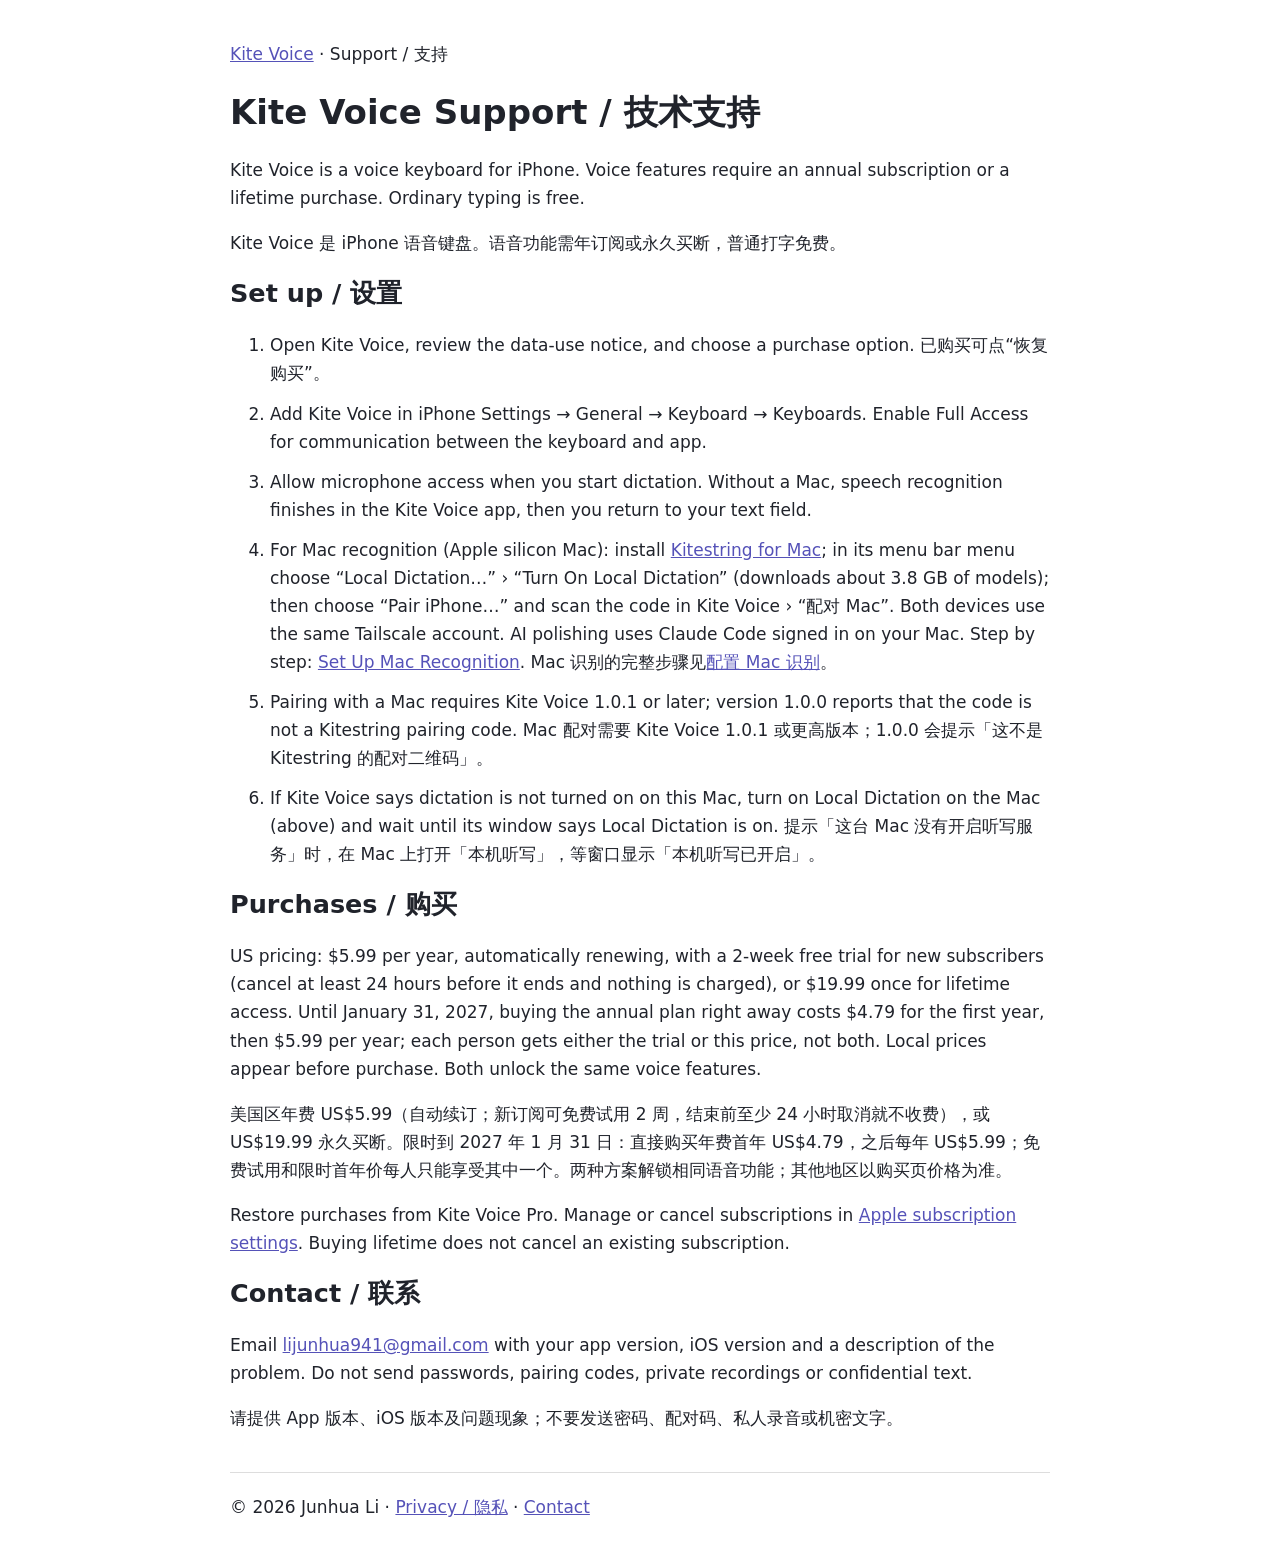
<file: voice/support/index.html>
<!doctype html><html lang="en"><meta charset="utf-8"><meta name="viewport" content="width=device-width,initial-scale=1"><title>Kite Voice Support</title><style>body{font:17px/1.65 system-ui,sans-serif;max-width:820px;margin:40px auto;padding:0 24px;color:#20232b}h1,h2{line-height:1.25}a{color:#5552b8}li{margin:12px 0}footer{border-top:1px solid #ddd;margin-top:40px;padding-top:20px}</style><header><a href="../">Kite Voice</a> · Support / 支持</header><main><h1>Kite Voice Support / 技术支持</h1><p>Kite Voice is a voice keyboard for iPhone. Voice features require an annual subscription or a lifetime purchase. Ordinary typing is free.</p><p>Kite Voice 是 iPhone 语音键盘。语音功能需年订阅或永久买断，普通打字免费。</p><h2>Set up / 设置</h2><ol><li>Open Kite Voice, review the data-use notice, and choose a purchase option. 已购买可点“恢复购买”。</li><li>Add Kite Voice in iPhone Settings → General → Keyboard → Keyboards. Enable Full Access for communication between the keyboard and app.</li><li>Allow microphone access when you start dictation. Without a Mac, speech recognition finishes in the Kite Voice app, then you return to your text field.</li><li>For Mac recognition (Apple silicon Mac): install <a href="../../download/">Kitestring for Mac</a>; in its menu bar menu choose “Local Dictation…” › “Turn On Local Dictation” (downloads about 3.8 GB of models); then choose “Pair iPhone…” and scan the code in Kite Voice › “配对 Mac”. Both devices use the same Tailscale account. AI polishing uses Claude Code signed in on your Mac. Step by step: <a href="../#en-mac">Set Up Mac Recognition</a>. Mac 识别的完整步骤见<a href="../#zh-mac">配置 Mac 识别</a>。</li>
<li>Pairing with a Mac requires Kite Voice 1.0.1 or later; version 1.0.0 reports that the code is not a Kitestring pairing code. Mac 配对需要 Kite Voice 1.0.1 或更高版本；1.0.0 会提示「这不是 Kitestring 的配对二维码」。</li>
<li>If Kite Voice says dictation is not turned on on this Mac, turn on Local Dictation on the Mac (above) and wait until its window says Local Dictation is on. 提示「这台 Mac 没有开启听写服务」时，在 Mac 上打开「本机听写」，等窗口显示「本机听写已开启」。</li></ol><h2>Purchases / 购买</h2><p>US pricing: $5.99 per year, automatically renewing, with a 2-week free trial for new subscribers (cancel at least 24 hours before it ends and nothing is charged), or $19.99 once for lifetime access. Until January 31, 2027, buying the annual plan right away costs $4.79 for the first year, then $5.99 per year; each person gets either the trial or this price, not both. Local prices appear before purchase. Both unlock the same voice features.</p><p>美国区年费 US$5.99（自动续订；新订阅可免费试用 2 周，结束前至少 24 小时取消就不收费），或 US$19.99 永久买断。限时到 2027 年 1 月 31 日：直接购买年费首年 US$4.79，之后每年 US$5.99；免费试用和限时首年价每人只能享受其中一个。两种方案解锁相同语音功能；其他地区以购买页价格为准。</p><p>Restore purchases from Kite Voice Pro. Manage or cancel subscriptions in <a href="https://apps.apple.com/account/subscriptions">Apple subscription settings</a>. Buying lifetime does not cancel an existing subscription.</p><h2>Contact / 联系</h2><p>Email <a href="mailto:lijunhua941@gmail.com">lijunhua941@gmail.com</a> with your app version, iOS version and a description of the problem. Do not send passwords, pairing codes, private recordings or confidential text.</p><p>请提供 App 版本、iOS 版本及问题现象；不要发送密码、配对码、私人录音或机密文字。</p></main><footer>© 2026 Junhua Li · <a href="../privacy/">Privacy / 隐私</a> · <a href="mailto:lijunhua941@gmail.com">Contact</a></footer></html>
</file>
<file: assets/site.css>
/* Static site stylesheet: no web fonts, no external resources. */
:root {
  --bg: #fbfaf7;
  --fg: #1d1f21;
  --muted: #5d6166;
  --line: #e2dfd8;
  --card: #ffffff;
  --accent: #1f6feb;
  --accent-fg: #ffffff;
  --code-bg: #f1efe9;
  --warn-bg: #fff6e0;
  --warn-line: #e8c46a;
}
@media (prefers-color-scheme: dark) {
  :root:not([data-theme="light"]) {
    --bg: #15171a;
    --fg: #e8e6e1;
    --muted: #a3a7ad;
    --line: #2c3036;
    --card: #1c1f23;
    --accent: #5b9dff;
    --accent-fg: #0b0d10;
    --code-bg: #23272c;
    --warn-bg: #2b2516;
    --warn-line: #7a6326;
  }
}
:root[data-theme="dark"] {
  --bg: #15171a; --fg: #e8e6e1; --muted: #a3a7ad; --line: #2c3036; --card: #1c1f23;
  --accent: #5b9dff; --accent-fg: #0b0d10; --code-bg: #23272c; --warn-bg: #2b2516; --warn-line: #7a6326;
}
* { box-sizing: border-box; }
html { -webkit-text-size-adjust: 100%; }
body {
  margin: 0;
  background: var(--bg);
  color: var(--fg);
  font: 16px/1.65 -apple-system, BlinkMacSystemFont, "Segoe UI", "PingFang SC", "Hiragino Sans GB",
    "Microsoft YaHei", "Noto Sans", Helvetica, Arial, sans-serif;
}
a { color: var(--accent); }
.wrap { max-width: 860px; margin: 0 auto; padding: 0 16px; }
header.top { border-bottom: 1px solid var(--line); }
header.top .wrap { display: flex; flex-wrap: wrap; gap: 8px 16px; align-items: center; justify-content: space-between; padding-top: 12px; padding-bottom: 12px; }
.brand { font-weight: 700; color: var(--fg); text-decoration: none; }
.langs a { margin-left: 10px; font-size: 14px; }
nav.pages { display: flex; flex-wrap: wrap; gap: 4px 16px; margin: 16px 0 8px; font-size: 15px; }
h1 { font-size: 30px; line-height: 1.25; margin: 24px 0 12px; }
h2 { font-size: 22px; margin: 36px 0 10px; padding-top: 4px; border-top: 1px solid var(--line); padding-top: 24px; }
h3 { font-size: 17px; margin: 24px 0 6px; }
p, li { max-width: 72ch; }
.lead { font-size: 18px; color: var(--muted); }
.muted { color: var(--muted); font-size: 14px; }
code, pre { font-family: ui-monospace, SFMono-Regular, Menlo, Consolas, monospace; font-size: 14px; }
code { background: var(--code-bg); padding: 1px 5px; border-radius: 4px; overflow-wrap: anywhere; }
pre { background: var(--code-bg); padding: 12px 14px; border-radius: 8px; overflow-x: auto; }
pre code { background: none; padding: 0; }
.actions { display: flex; flex-wrap: wrap; gap: 12px; margin: 20px 0; align-items: center; }
.button { display: inline-block; background: var(--accent); color: var(--accent-fg); text-decoration: none; font-weight: 600; padding: 10px 18px; border-radius: 8px; }
.button.secondary { background: var(--card); color: var(--fg); border: 1px solid var(--line); }
/* A line to copy: the text scrolls sideways on a narrow screen, the button stays in view. */
.copy { position: relative; margin: 10px 0; }
.copy pre { margin: 0; padding-right: 84px; white-space: pre-wrap; overflow-wrap: anywhere; }
.copy button { position: absolute; top: 8px; right: 8px; font: inherit; font-size: 14px; font-weight: 600; padding: 4px 12px; border-radius: 6px; border: 1px solid var(--line); background: var(--card); color: var(--fg); cursor: pointer; }
.copy button:hover { border-color: var(--accent); }
ol.steps { padding-left: 22px; }
ol.steps li { margin: 8px 0; }
.grid { display: grid; grid-template-columns: repeat(auto-fit, minmax(240px, 1fr)); gap: 12px; padding: 0; list-style: none; }
.grid li { background: var(--card); border: 1px solid var(--line); border-radius: 10px; padding: 12px 14px; }
table { border-collapse: collapse; width: 100%; font-size: 15px; display: block; overflow-x: auto; }
th, td { text-align: left; vertical-align: top; border-bottom: 1px solid var(--line); padding: 8px 10px 8px 0; }
td code { overflow-wrap: anywhere; }
.note { background: var(--warn-bg); border: 1px solid var(--warn-line); border-radius: 8px; padding: 10px 14px; }
footer { border-top: 1px solid var(--line); margin-top: 48px; padding: 20px 0 40px; font-size: 14px; color: var(--muted); }
footer a { margin-right: 14px; }

.langs a[aria-current] { color: var(--fg); font-weight: 600; text-decoration: none; }

/* Languages. Every page has three sections <section class="lang" id="zh|en|es" data-l="…"> and one
   footer block per language (data-l), so a reader sees one language only.
   With JavaScript: the inline script in each page's <head> sets <html data-lang="zh|en|es"> (fragment ›
   ?lang= › browser languages › English) and the first group of rules shows that language.
   Without JavaScript: #zh / #en / #es, or an anchor inside a section (#es-pairing), picks the language
   through :target; otherwise English. Browsers without :has() ignore that second group and then show
   all three languages one after another. The two groups must stay separate rules: one selector that
   a browser cannot parse drops its whole rule. */
html[data-lang="zh"] [data-l]:not([data-l="zh"]),
html[data-lang="en"] [data-l]:not([data-l="en"]),
html[data-lang="es"] [data-l]:not([data-l="es"]) { display: none; }
html:not([data-lang]) body:has(#zh:target, #zh :target) [data-l]:not([data-l="zh"]),
html:not([data-lang]) body:has(#es:target, #es :target) [data-l]:not([data-l="es"]),
html:not([data-lang]) body:not(:has(#zh:target, #zh :target, #es:target, #es :target)) [data-l]:not([data-l="en"]) { display: none; }
</file>
<file: kitepost/site.css>
/* Static site stylesheet: no web fonts, no external resources. */
:root {
  --bg: #fbfaf7;
  --fg: #1d1f21;
  --muted: #5d6166;
  --line: #e2dfd8;
  --card: #ffffff;
  --accent: #1f6feb;
  --accent-fg: #ffffff;
  --code-bg: #f1efe9;
  --warn-bg: #fff6e0;
  --warn-line: #e8c46a;
}
@media (prefers-color-scheme: dark) {
  :root:not([data-theme="light"]) {
    --bg: #15171a;
    --fg: #e8e6e1;
    --muted: #a3a7ad;
    --line: #2c3036;
    --card: #1c1f23;
    --accent: #5b9dff;
    --accent-fg: #0b0d10;
    --code-bg: #23272c;
    --warn-bg: #2b2516;
    --warn-line: #7a6326;
  }
}
:root[data-theme="dark"] {
  --bg: #15171a; --fg: #e8e6e1; --muted: #a3a7ad; --line: #2c3036; --card: #1c1f23;
  --accent: #5b9dff; --accent-fg: #0b0d10; --code-bg: #23272c; --warn-bg: #2b2516; --warn-line: #7a6326;
}
* { box-sizing: border-box; }
html { -webkit-text-size-adjust: 100%; }
body {
  margin: 0;
  background: var(--bg);
  color: var(--fg);
  font: 16px/1.65 -apple-system, BlinkMacSystemFont, "Segoe UI", "PingFang SC", "Hiragino Sans GB",
    "Microsoft YaHei", "Noto Sans", Helvetica, Arial, sans-serif;
}
a { color: var(--accent); }
.wrap { max-width: 860px; margin: 0 auto; padding: 0 16px; }
header.top { border-bottom: 1px solid var(--line); }
header.top .wrap { display: flex; flex-wrap: wrap; gap: 8px 16px; align-items: center; justify-content: space-between; padding-top: 12px; padding-bottom: 12px; }
.brand { font-weight: 700; color: var(--fg); text-decoration: none; }
.langs a { margin-left: 10px; font-size: 14px; }
nav.pages { display: flex; flex-wrap: wrap; gap: 4px 16px; margin: 16px 0 8px; font-size: 15px; }
h1 { font-size: 30px; line-height: 1.25; margin: 24px 0 12px; }
h2 { font-size: 22px; margin: 36px 0 10px; padding-top: 4px; border-top: 1px solid var(--line); padding-top: 24px; }
h3 { font-size: 17px; margin: 24px 0 6px; }
p, li { max-width: 72ch; }
.lead { font-size: 18px; color: var(--muted); }
.muted { color: var(--muted); font-size: 14px; }
code, pre { font-family: ui-monospace, SFMono-Regular, Menlo, Consolas, monospace; font-size: 14px; }
code { background: var(--code-bg); padding: 1px 5px; border-radius: 4px; overflow-wrap: anywhere; }
pre { background: var(--code-bg); padding: 12px 14px; border-radius: 8px; overflow-x: auto; }
pre code { background: none; padding: 0; }
.actions { display: flex; flex-wrap: wrap; gap: 12px; margin: 20px 0; align-items: center; }
.button { display: inline-block; background: var(--accent); color: var(--accent-fg); text-decoration: none; font-weight: 600; padding: 10px 18px; border-radius: 8px; }
.button.secondary { background: var(--card); color: var(--fg); border: 1px solid var(--line); }
/* A line to copy: the text scrolls sideways on a narrow screen, the button stays in view. */
.copy { position: relative; margin: 10px 0; }
.copy pre { margin: 0; padding-right: 84px; white-space: pre-wrap; overflow-wrap: anywhere; }
.copy button { position: absolute; top: 8px; right: 8px; font: inherit; font-size: 14px; font-weight: 600; padding: 4px 12px; border-radius: 6px; border: 1px solid var(--line); background: var(--card); color: var(--fg); cursor: pointer; }
.copy button:hover { border-color: var(--accent); }
ol.steps { padding-left: 22px; }
ol.steps li { margin: 8px 0; }
.grid { display: grid; grid-template-columns: repeat(auto-fit, minmax(240px, 1fr)); gap: 12px; padding: 0; list-style: none; }
.grid li { background: var(--card); border: 1px solid var(--line); border-radius: 10px; padding: 12px 14px; }
table { border-collapse: collapse; width: 100%; font-size: 15px; display: block; overflow-x: auto; }
th, td { text-align: left; vertical-align: top; border-bottom: 1px solid var(--line); padding: 8px 10px 8px 0; }
td code { overflow-wrap: anywhere; }
.note { background: var(--warn-bg); border: 1px solid var(--warn-line); border-radius: 8px; padding: 10px 14px; }
footer { border-top: 1px solid var(--line); margin-top: 48px; padding: 20px 0 40px; font-size: 14px; color: var(--muted); }
footer a { margin-right: 14px; }

.langs a[aria-current] { color: var(--fg); font-weight: 600; text-decoration: none; }

/* Languages. Every page has three sections <section class="lang" id="zh|en|es" data-l="…"> and one
   footer block per language (data-l), so a reader sees one language only. The Kitepost pages
   (kitepost/) also have fr and de; pages without a fr/de section never get data-lang="fr|de" (their
   script shows English for #fr/#de, and the Kitepost script falls back to English when the page
   lacks the section), and without JavaScript #fr/#de on such a page matches nothing, so English shows.
   With JavaScript: the inline script in each page's <head> sets <html data-lang="zh|en|es"> (fragment ›
   ?lang= › browser languages › English) and the first group of rules shows that language.
   Without JavaScript: #zh / #en / #es, or an anchor inside a section (#es-pairing), picks the language
   through :target; otherwise English. Browsers without :has() ignore that second group and then show
   all three languages one after another. The two groups must stay separate rules: one selector that
   a browser cannot parse drops its whole rule. */
html[data-lang="zh"] [data-l]:not([data-l="zh"]),
html[data-lang="en"] [data-l]:not([data-l="en"]),
html[data-lang="es"] [data-l]:not([data-l="es"]),
html[data-lang="fr"] [data-l]:not([data-l="fr"]),
html[data-lang="de"] [data-l]:not([data-l="de"]) { display: none; }
html:not([data-lang]) body:has(#zh:target, #zh :target) [data-l]:not([data-l="zh"]),
html:not([data-lang]) body:has(#es:target, #es :target) [data-l]:not([data-l="es"]),
html:not([data-lang]) body:has(#fr:target, #fr :target) [data-l]:not([data-l="fr"]),
html:not([data-lang]) body:has(#de:target, #de :target) [data-l]:not([data-l="de"]),
html:not([data-lang]) body:not(:has(#zh:target, #zh :target, #es:target, #es :target, #fr:target, #fr :target, #de:target, #de :target)) [data-l]:not([data-l="en"]) { display: none; }
</file>
